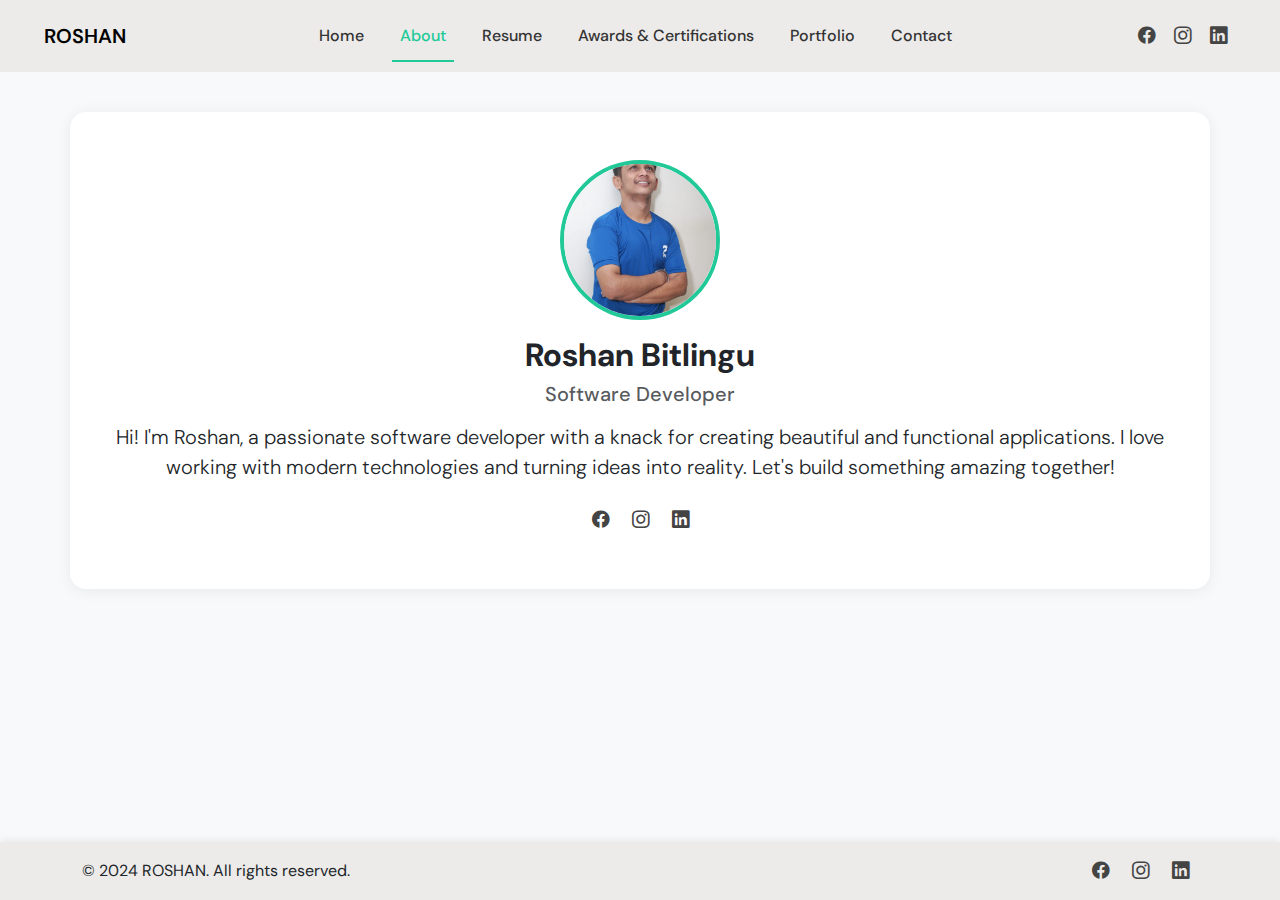
<file: about.html>
<!DOCTYPE html>
<html lang="en">
<head>
  <meta charset="UTF-8">
  <title>About - ROSHAN</title>
  <meta name="viewport" content="width=device-width, initial-scale=1">
  <link href="https://cdn.jsdelivr.net/npm/bootstrap@5.3.2/dist/css/bootstrap.min.css" rel="stylesheet">
  <link href="https://cdn.jsdelivr.net/npm/bootstrap-icons@1.10.5/font/bootstrap-icons.css" rel="stylesheet">
  <link href="https://fonts.googleapis.com/css2?family=DM+Sans&display=swap" rel="stylesheet">
  <style>
    html, body {
      min-height: 100vh;
    }
    body {
      display: flex;
      flex-direction: column;
      min-height: 100vh;
      padding-top: 80px;
    }
    .main-content { flex: 1 0 auto; }
    .footer {
      background-color: #ecebe9 !important;
      flex-shrink: 0;
      width: 100%;
      margin-top: auto;
      box-shadow: 0 -2px 8px #0001;
    }
    body { font-family: 'DM Sans', sans-serif; background: #f8f9fa; }
    .about-section { background: #fff; border-radius: 16px; box-shadow: 0 2px 16px #0001; padding: 3rem 2rem; margin-top: 2rem; }
    .profile-img { width: 160px; height: 160px; object-fit: cover; border-radius: 50%; border: 4px solid #20c997; margin-bottom: 1rem; }
    .social-icons a { color: #444; margin: 0 8px; font-size: 1.3rem; }
    .social-icons a:hover { color: #20c997; }
    .navbar {
      background-color: #ecebe9;
      padding: 1rem 2rem;
      z-index: 10;
    }

    .navbar-nav .nav-link {
      position: relative;
      color: #333;
      font-weight: 500;
      margin: 0 10px;
    }

    .navbar-nav .nav-link:hover,
    .navbar-nav .nav-link.active {
      color: #20c997;
    }

    .navbar-nav .nav-link.active::after {
      content: '';
      position: absolute;
      bottom: -6px;
      left: 0;
      width: 100%;
      height: 2px;
      background-color: #20c997;
    }

    .social-icons a {
      color: #444;
      margin-left: 10px;
      font-size: 1.1rem;
    }

    .social-icons a:hover {
      color: #20c997;
    }
  </style>
</head>
<body>
  <nav class="navbar navbar-expand-lg w-100 fixed-top">
    <div class="container-fluid">
      <a class="navbar-brand fw-semibold" href="index.html">ROSHAN</a>
      <button class="navbar-toggler" type="button" data-bs-toggle="collapse" data-bs-target="#navbarContent">
        <span class="navbar-toggler-icon"></span>
      </button>
      <div class="collapse navbar-collapse justify-content-center" id="navbarContent">
        <ul class="navbar-nav mb-2 mb-lg-0">
          <li class="nav-item"><a class="nav-link" href="index.html">Home</a></li>
          <li class="nav-item"><a class="nav-link active" href="about.html">About</a></li>
          <li class="nav-item"><a class="nav-link" href="resume.html">Resume</a></li>
          <li class="nav-item"><a class="nav-link" href="services.html">Awards & Certifications</a></li>
          <li class="nav-item"><a class="nav-link" href="portfolio.html">Portfolio</a></li>
          <li class="nav-item"><a class="nav-link" href="contact.html">Contact</a></li>
        </ul>
      </div>
      <div class="d-none d-lg-flex social-icons">
        <a href="#"><i class="bi bi-facebook"></i></a>
        <a href="#"><i class="bi bi-instagram"></i></a>
        <a href="https://linkedin.com/in/roshanbitlingu"><i class="bi bi-linkedin"></i></a>
      </div>
    </div>
  </nav>
  <div class="main-content">
    <div class="container about-section text-center">
      <img src="static/imgs/roshan.jpeg" alt="Roshan" class="profile-img mb-3">
      <h2 class="fw-bold mb-2">Roshan Bitlingu</h2>
      <h5 class="text-muted mb-3">Software Developer</h5>
      <p class="lead mb-4">Hi! I'm Roshan, a passionate software developer with a knack for creating beautiful and functional applications. I love working with modern technologies and turning ideas into reality. Let's build something amazing together!</p>
      <div class="social-icons mb-2">
        <a href="#"><i class="bi bi-facebook"></i></a>
        <a href="#"><i class="bi bi-instagram"></i></a>
        <a href="#"><i class="bi bi-linkedin"></i></a>
      </div>
    </div>
  </div>
  <footer class="footer bg-light text-center py-3">
    <div class="container d-flex flex-column flex-md-row justify-content-between align-items-center">
      <span class="mb-2 mb-md-0">&copy; 2024 ROSHAN. All rights reserved.</span>
      <div class="social-icons">
        <a href="#"><i class="bi bi-facebook"></i></a>
        <a href="#"><i class="bi bi-instagram"></i></a>
        <a href="https://linkedin.com/in/roshanbitlingu"><i class="bi bi-linkedin"></i></a>
      </div>
    </div>
  </footer>
  <script src="https://cdn.jsdelivr.net/npm/bootstrap@5.3.2/dist/js/bootstrap.bundle.min.js"></script>
</body>
</html>
</file>
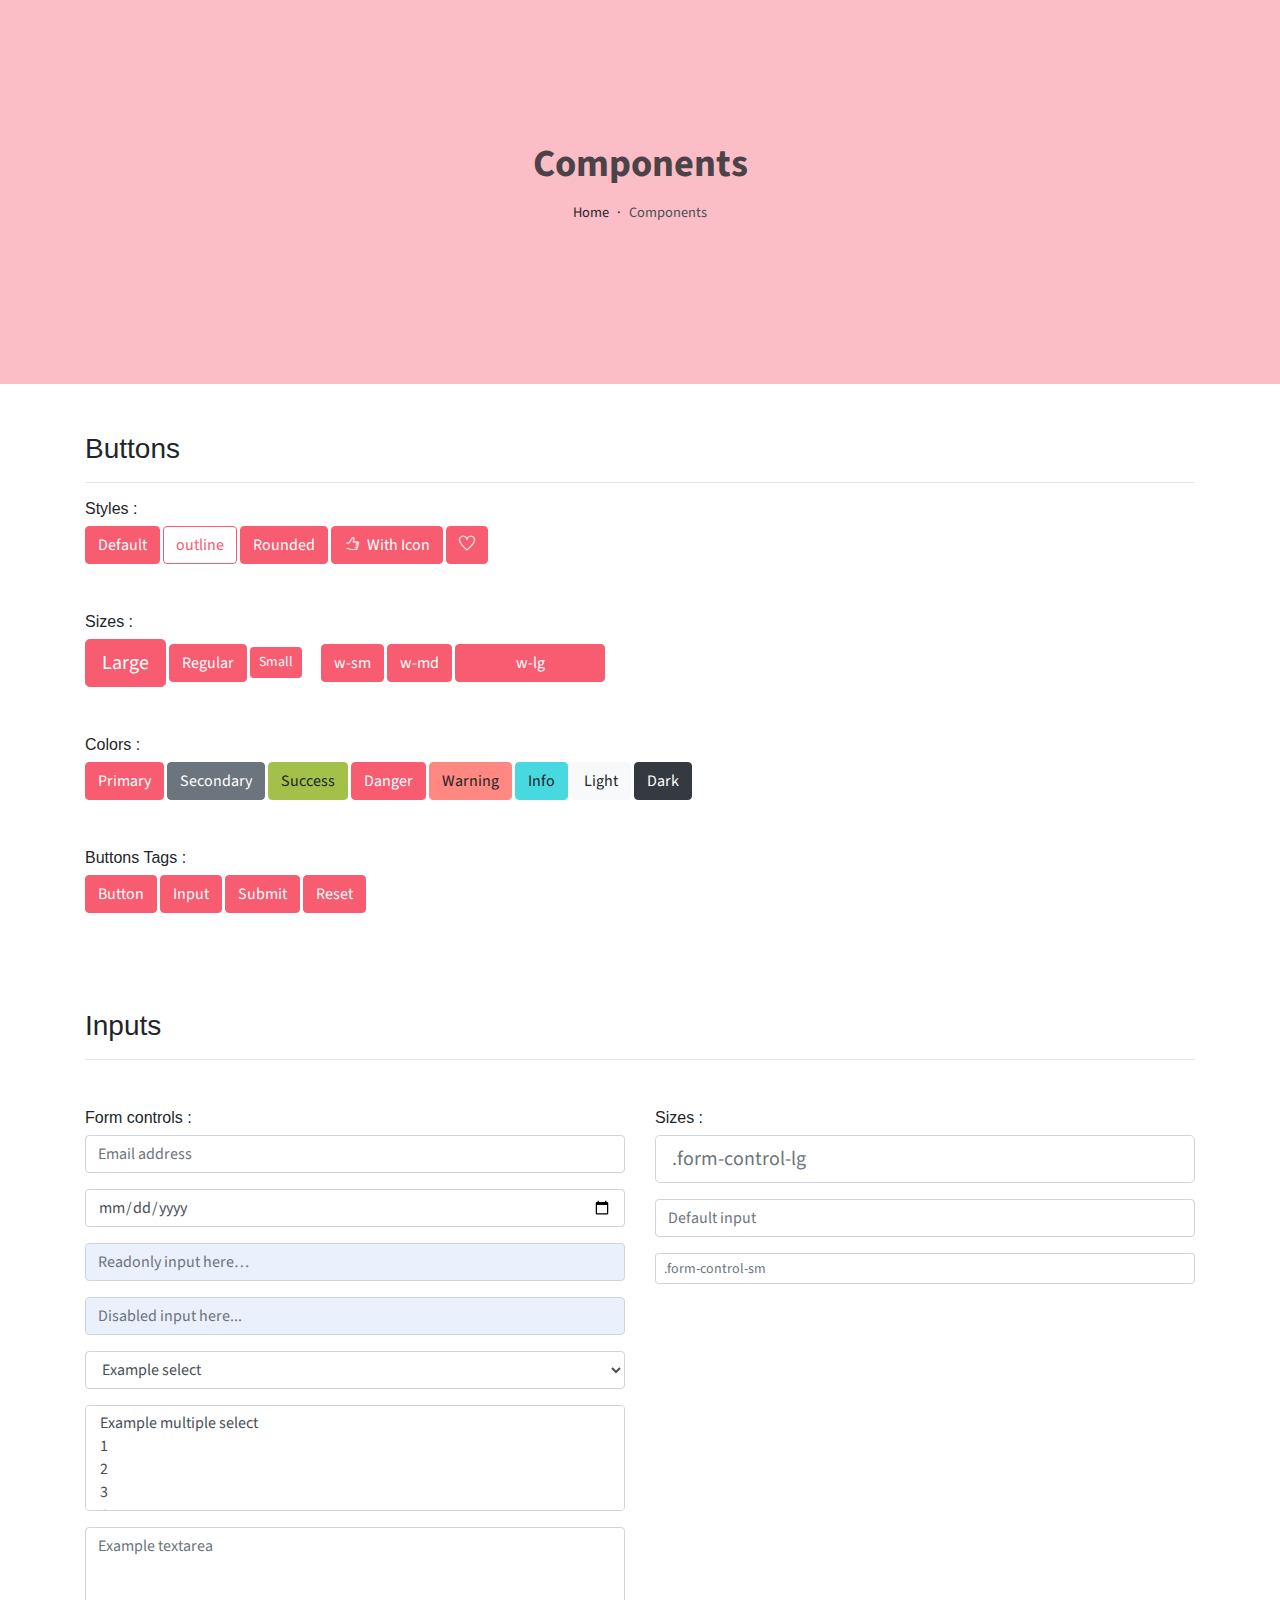
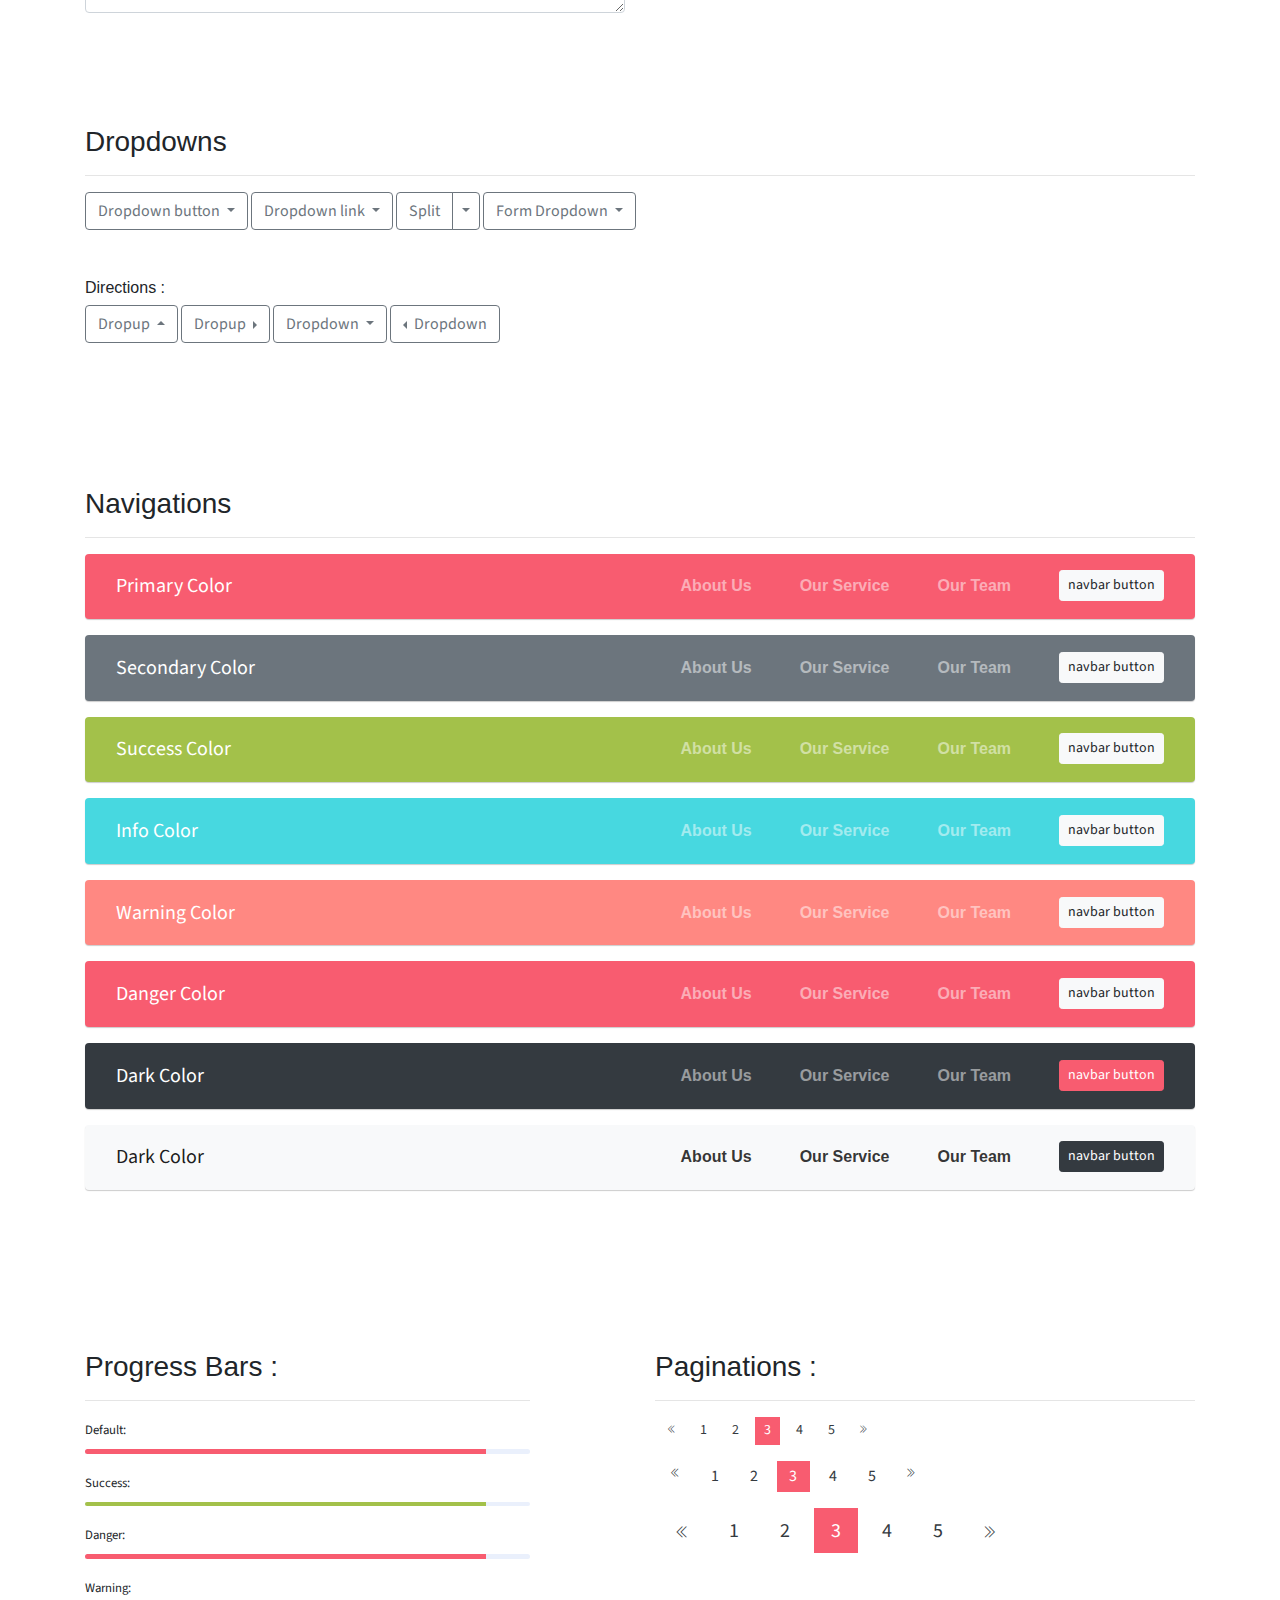
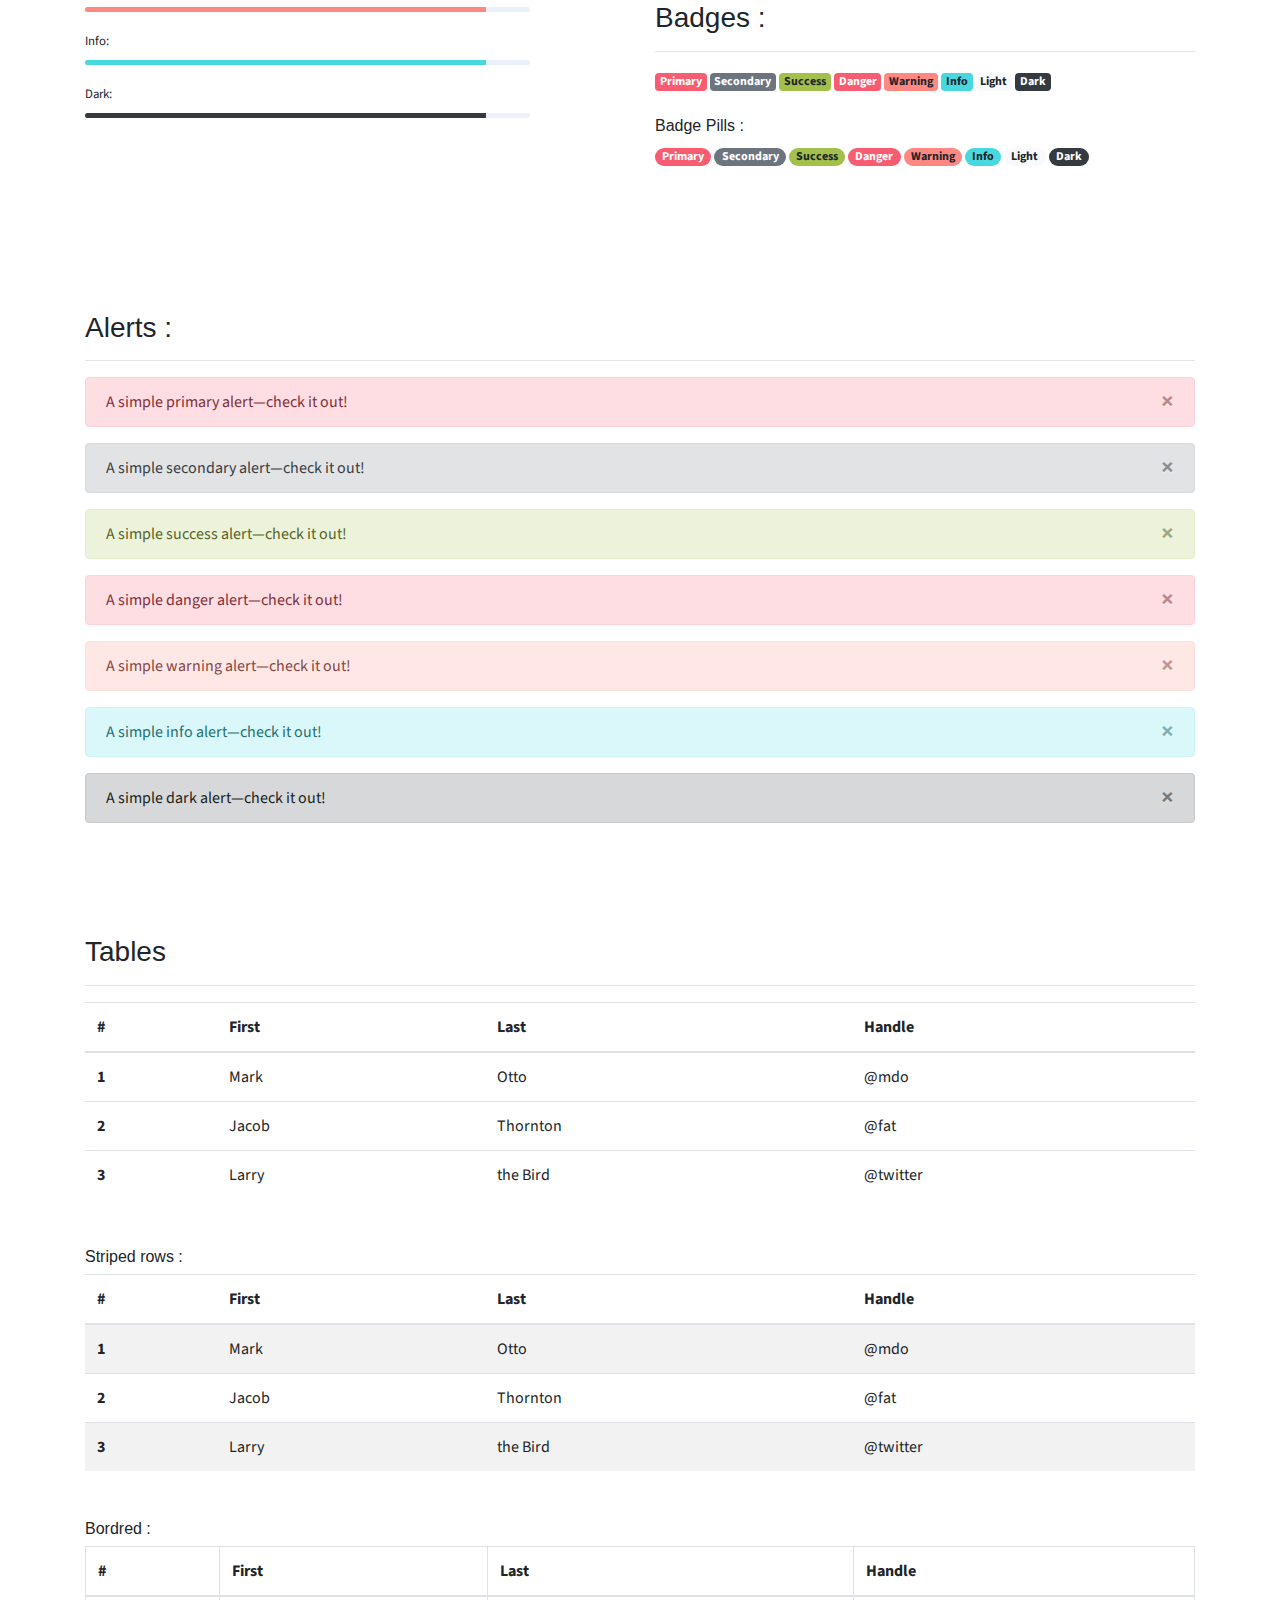
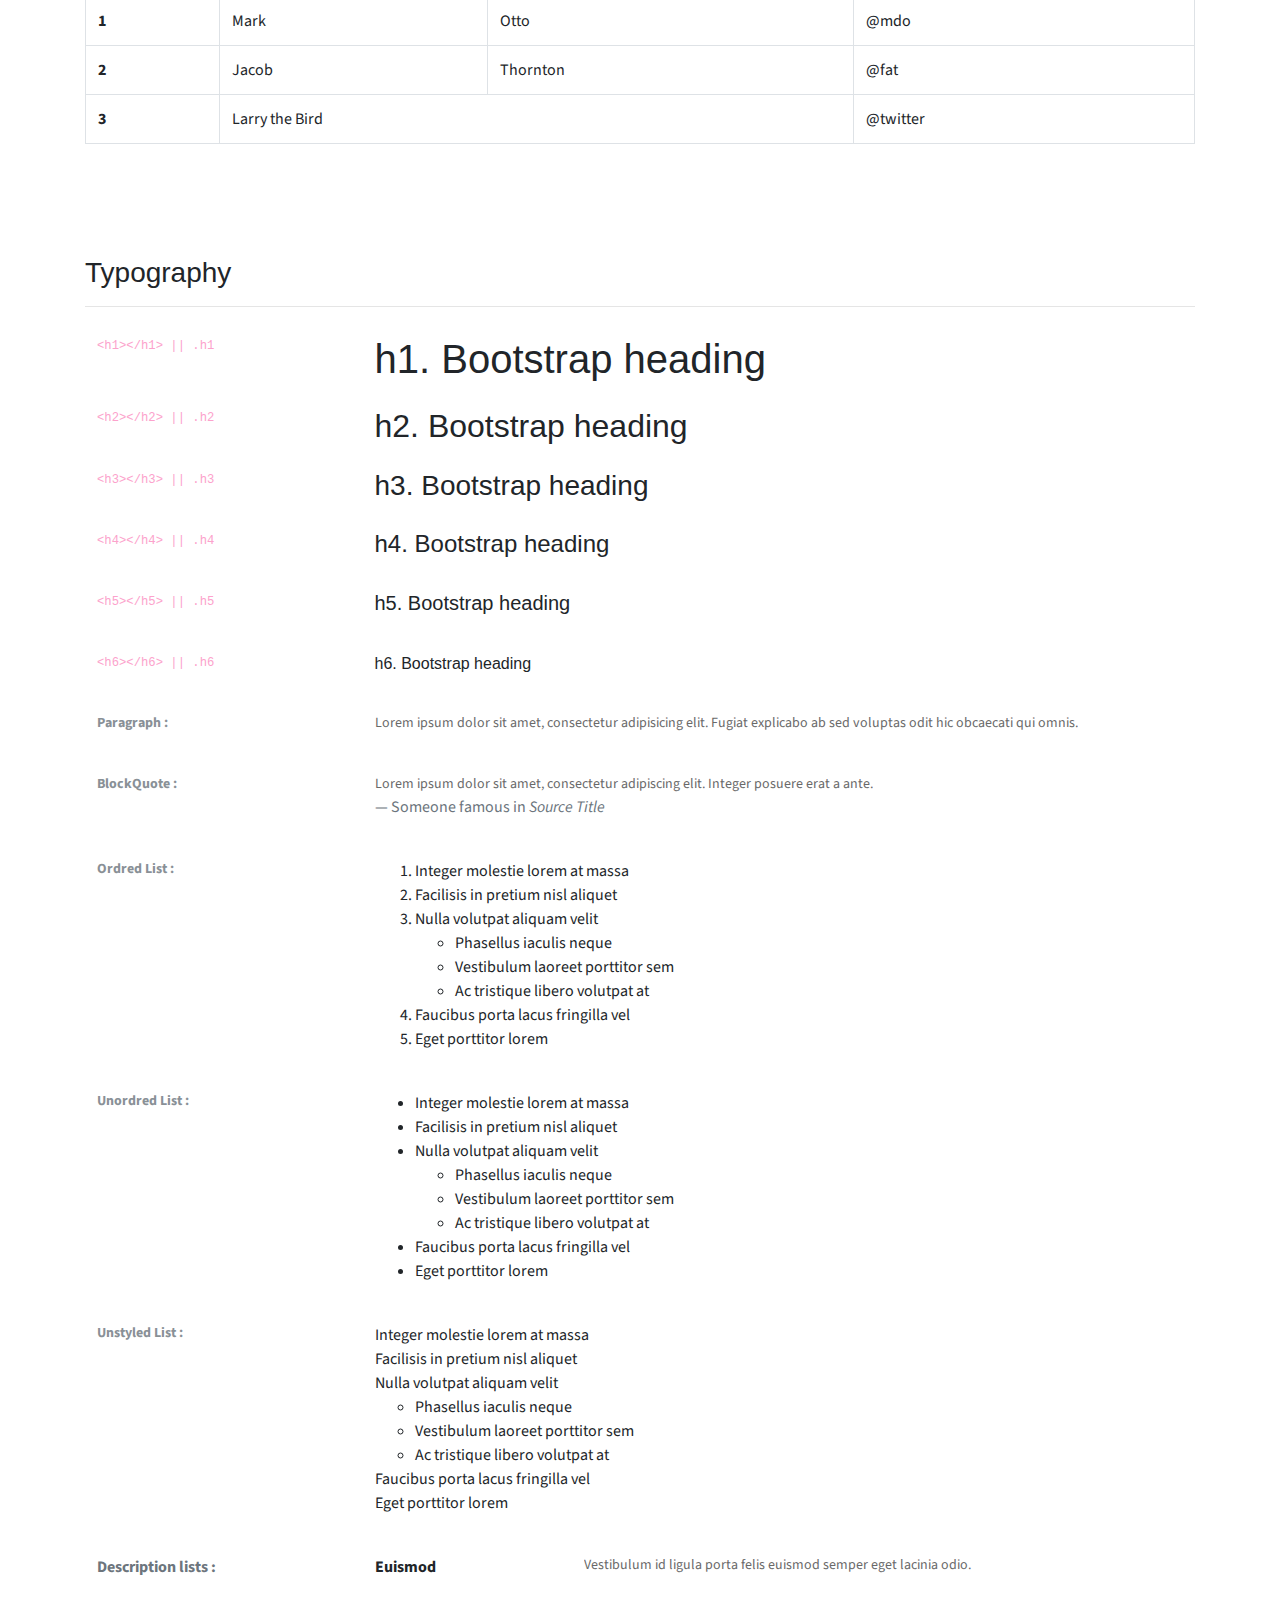
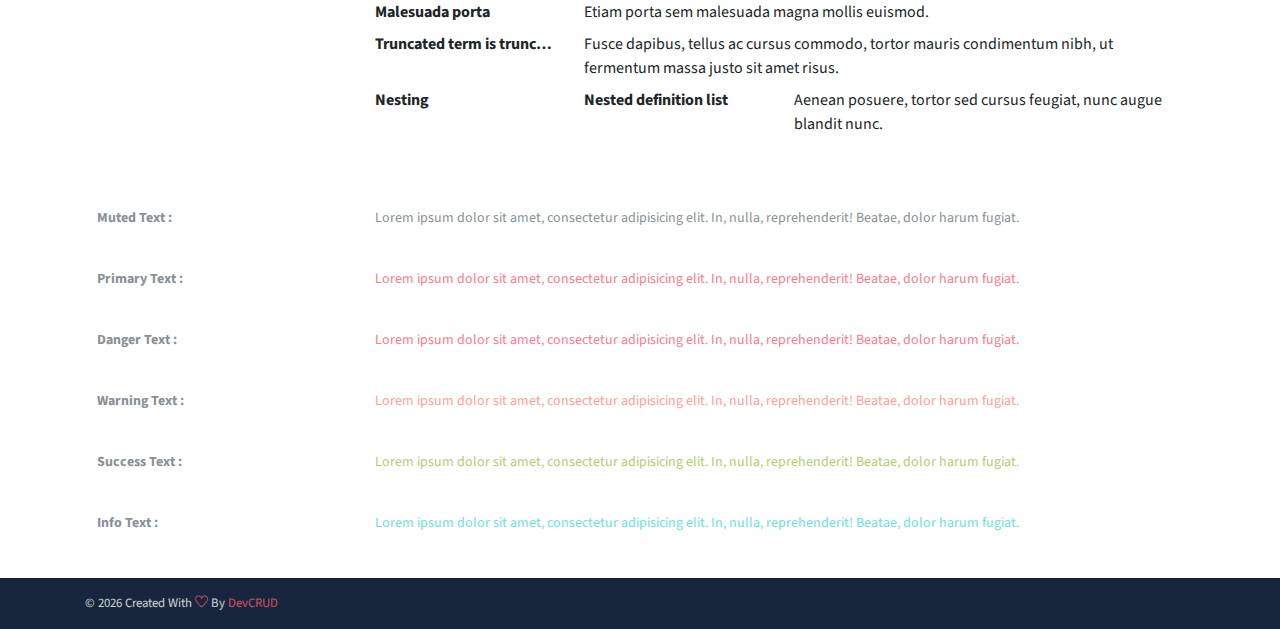
<file: components.html>
<!DOCTYPE html>
<html lang="en">
<head>
   <meta charset="utf-8">
   <meta name="viewport" content="width=device-width, initial-scale=1, shrink-to-fit=no">
   <meta name="description" content="Start your development with JohnDoe landing page.">
   <meta name="author" content="Devcrud">
   <title>JohnDoe Landing page | Components</title>
   <link rel="icon" href="assets/imgs/favicon.png" type="image/png">
   <!-- font icons -->
   <link rel="stylesheet" href="assets/vendors/themify-icons/css/themify-icons.css">
   <!-- Bootstrap + Steller  -->
   <link rel="stylesheet" href="assets/css/johndoe.css">
</head>
<body>

   <!-- Page Header -->
   <header class="header header-mini"> 
      <div class="header-title">Components</div> 
      <nav aria-label="breadcrumb">
         <ol class="breadcrumb">
            <li class="breadcrumb-item"><a href="/">Home</a></li>
            <li class="breadcrumb-item active" aria-current="page">Components</li>
         </ol>
      </nav>
   </header> <!-- End Of Page Header -->

   <!-- main content -->
   <div class="container">

      <!-- Buttons -->
      <h3 class="mt-5">Buttons</h3>
      <hr>
      <h6 class="section-secondary-title">Styles :</h6>
      <button class="btn btn-primary">Default</button>
      <button class="btn btn-outline-primary">outline</button>
      <button class="btn btn-primary rounded">Rounded</button>
      <button class="btn btn-primary rounded"><i class="ti-thumb-up pr-1"></i> With Icon</button>
      <button class="btn btn-primary circle"><i class="ti-heart"></i></button>

      <h6 class="section-secondary-title mt-5">Sizes :</h6>
      <button class="btn btn-primary btn-lg">Large</button>
      <button class="btn btn-primary ">Regular</button>
      <button class="btn btn-primary btn-sm">Small</button>
      <button class="btn btn-primary w-sm ml-3">w-sm</button>
      <button class="btn btn-primary w-md">w-md</button>
      <button class="btn btn-primary w-lg">w-lg</button>

      <h6 class="section-secondary-title mt-5">Colors :</h6>          
      <button type="button" class="btn btn-primary">Primary</button>
      <button type="button" class="btn btn-secondary">Secondary</button>
      <button type="button" class="btn btn-success">Success</button>
      <button type="button" class="btn btn-danger">Danger</button>
      <button type="button" class="btn btn-warning">Warning</button>
      <button type="button" class="btn btn-info">Info</button>
      <button type="button" class="btn btn-light">Light</button>
      <button type="button" class="btn btn-dark">Dark</button>

      <h6 class="section-secondary-title mt-5">Buttons Tags :</h6>
      <button class="btn btn-primary" type="submit">Button</button>
      <input class="btn btn-primary" type="button" value="Input">
      <input class="btn btn-primary" type="submit" value="Submit">
      <input class="btn btn-primary" type="reset" value="Reset">
      
      <!-- devider -->
      <div class="py-5"></div>

      <!-- Inputs -->
      <h3>Inputs</h3>
      <hr>
      <div class="row mt-5">
         <div class="col-md-6">
            <h6 class="section-secondary-title">Form controls :</h6>        
            <div class="form-group">
               <input type="email" class="form-control" id="exampleFormControlInput1" placeholder="Email address">
            </div>
            <div class="form-group">
               <input type="date" class="form-control" id="exampleFormControlInput1" placeholder="Date">
            </div>
            <div class="form-group">
               <input class="form-control" type="text" placeholder="Readonly input here…" readonly>
            </div>
            <div class="form-group">
               <input class="form-control" id="disabledInput" type="text" placeholder="Disabled input here..." disabled>
            </div>
            <div class="form-group">
               <select class="form-control" id="exampleFormControlSelect1">
                  <option>Example select</option>
                  <option>1</option>
                  <option>2</option>
                  <option>3</option>
                  <option>4</option>
                  <option>5</option>
               </select>
            </div>
            <div class="form-group">
               <select multiple class="form-control" id="exampleFormControlSelect2">
                  <option>Example multiple select</option>
                  <option>1</option>
                  <option>2</option>
                  <option>3</option>
                  <option>4</option>
                  <option>5</option>
               </select>
            </div>
            <div class="form-group">
               <textarea class="form-control" id="exampleFormControlTextarea1" rows="3" placeholder="Example textarea"></textarea>
            </div>
         </div>
         <div class="col-md-6">
            <h6 class="section-secondary-title">Sizes :</h6>    
            <div class="form-group">
               <input class="form-control form-control-lg" type="text" placeholder=".form-control-lg">             
            </div>
            <div class="form-group">
               <input class="form-control" type="text" placeholder="Default input">
            </div>
            <div class="form-group">
               <input class="form-control form-control-sm" type="text" placeholder=".form-control-sm"> 
            </div>
         </div>
      </div> <!-- end of inputs -->   

      <!-- devider -->
      <div class="py-5"></div>             

      <!-- Dropdowns -->
      <h3 class="components-section-title font-weight-normal">Dropdowns</h3>
      <hr>
      <div class="dropdown d-inline-block">
         <button class="btn btn-outline-secondary dropdown-toggle" type="button" id="dropdownMenuButton" data-toggle="dropdown" aria-haspopup="true" aria-expanded="false">
         Dropdown button
         </button>
         <div class="dropdown-menu" aria-labelledby="dropdownMenuButton">
         <a class="dropdown-item" href="#">Action</a>
         <a class="dropdown-item" href="#">Another action</a>
         <a class="dropdown-item" href="#">Something else here</a>
         </div>
      </div>
      <div class="dropdown d-inline-block">
         <a class="btn btn-outline-secondary dropdown-toggle" href="#" role="button" id="dropdownMenuLink" data-toggle="dropdown" aria-haspopup="true" aria-expanded="false">
            Dropdown link
         </a>
         <div class="dropdown-menu" aria-labelledby="dropdownMenuLink">
            <a class="dropdown-item" href="#">Action</a>
            <a class="dropdown-item" href="#">Another action</a>
            <a class="dropdown-item" href="#">Something else here</a>
         </div>
      </div>
      <div class="btn-group">
         <button type="button" class="btn btn-outline-secondary">Split</button>
         <button type="button" class="btn btn-outline-secondary dropdown-toggle dropdown-toggle-split" data-toggle="dropdown" aria-haspopup="true" aria-expanded="false">
         <span class="sr-only">Toggle Dropdown</span>
         </button>
         <div class="dropdown-menu">
            <a class="dropdown-item" href="#">Action</a>
            <a class="dropdown-item" href="#">Another action</a>
            <a class="dropdown-item" href="#">Something else here</a>
            <div class="dropdown-divider"></div>
            <a class="dropdown-item" href="#">Separated link</a>
         </div>
      </div>
      <div class="btn-group">
         <button class="btn btn-outline-secondary dropdown-toggle" type="button" id="dropdownMenuButton" data-toggle="dropdown" aria-haspopup="true" aria-expanded="false">
            Form Dropdown
         </button>
         <div class="dropdown-menu form">
            <form class="px-4 py-3">
               <div class="form-group">
                  <input type="email" class="form-control" id="exampleDropdownFormEmail1" placeholder="email@example.com">
               </div>
               <div class="form-group">
                  <input type="password" class="form-control" id="exampleDropdownFormPassword1" placeholder="Password">
               </div>
               <div class="form-check mb-3">
                  <input type="checkbox" class="form-check-input" id="dropdownCheck">
                  <label class="form-check-label" for="dropdownCheck">
                     Remember me
                  </label>
               </div>
               <button type="submit" class="btn btn-primary btn-block">Sign in</button>
            </form>
            <div class="dropdown-divider"></div>
            <a class="dropdown-item" href="#"><small>New around here? Sign up</small></a>
            <a class="dropdown-item" href="#"><small>Forgot password?</small></a>
         </div>
      </div>       
      <h6 class="section-secondary-title mt-5">Directions :</h6>  
      <div class="btn-group dropup">
         <button type="button" class="btn btn-outline-secondary dropdown-toggle" data-toggle="dropdown" aria-haspopup="true" aria-expanded="false">
            Dropup
         </button>
         <div class="dropdown-menu">
            <a class="dropdown-item" href="#">Action</a>
            <a class="dropdown-item" href="#">Another action</a>
            <a class="dropdown-item" href="#">Something else here</a>
            <div class="dropdown-divider"></div>
            <a class="dropdown-item" href="#">Separated link</a>
         </div>
      </div>
      <div class="btn-group dropright">
         <button type="button" class="btn btn-outline-secondary dropdown-toggle" data-toggle="dropdown" aria-haspopup="true" aria-expanded="false">
            Dropup
         </button>
         <div class="dropdown-menu">
            <a class="dropdown-item" href="#">Action</a>
            <a class="dropdown-item" href="#">Another action</a>
            <a class="dropdown-item" href="#">Something else here</a>
            <div class="dropdown-divider"></div>
            <a class="dropdown-item" href="#">Separated link</a>
         </div>
      </div>
      <div class="btn-group">
         <button type="button" class="btn btn-outline-secondary dropdown-toggle" data-toggle="dropdown" aria-haspopup="true" aria-expanded="false">
            Dropdown
         </button>
         <div class="dropdown-menu">
            <a class="dropdown-item" href="#">Action</a>
            <a class="dropdown-item" href="#">Another action</a>
            <a class="dropdown-item" href="#">Something else here</a>
            <div class="dropdown-divider"></div>
            <a class="dropdown-item" href="#">Separated link</a>
         </div>
      </div>
      <div class="btn-group dropleft">
         <button type="button" class="btn btn-outline-secondary dropdown-toggle" data-toggle="dropdown" aria-haspopup="true" aria-expanded="false">
            Dropdown
         </button>
         <div class="dropdown-menu">
            <a class="dropdown-item" href="#">Action</a>
            <a class="dropdown-item" href="#">Another action</a>
            <a class="dropdown-item" href="#">Something else here</a>
            <div class="dropdown-divider"></div>
            <a class="dropdown-item" href="#">Separated link</a>
         </div>
      </div> <!-- end of Dropdowns -->  

      <!-- devider -->
      <div class="py-5"></div>   

      <!-- navbars -->
      <h3 class="components-section-title font-weight-normal mt-5">Navigations</h3>
      <hr>
      <nav class="navbar navbar-expand-sm navbar-dark bg-primary rounded shadow mb-3">
         <div class="container">
            <a class="navbar-brand" href="#">Primary Color</a>
            <button class="navbar-toggler ml-auto" type="button" data-toggle="collapse" data-target="#navbarSupportedContent" aria-controls="navbarSupportedContent" aria-expanded="false" aria-label="Toggle navigation">
            <span class="navbar-toggler-icon"></span>
            </button>
            <div class="collapse navbar-collapse" id="navbarSupportedContent">
               <ul class="navbar-nav ml-auto"> 
                  <li class="nav-item">
                     <a class="nav-link" href="#about">About Us</a>
                  </li>
                  <li class="nav-item">
                     <a class="nav-link" href="#service">Our Service</a>
                  </li>
                  <li class="nav-item">
                     <a class="nav-link" href="#team">Our Team</a>
                  </li>
                  <li class="nav-item">
                     <a href="#book-table" class="ml-4 mt-1 btn btn-light btn-sm">navbar button</a>
                  </li>
               </ul>                       
            </div>
         </div>
      </nav>
      <nav class="navbar navbar-expand-sm navbar-dark bg-secondary rounded shadow mb-3">
         <div class="container">
            <a class="navbar-brand" href="#">Secondary Color</a>
            <button class="navbar-toggler ml-auto" type="button" data-toggle="collapse" data-target="#navbarSupportedContent" aria-controls="navbarSupportedContent" aria-expanded="false" aria-label="Toggle navigation">
            <span class="navbar-toggler-icon"></span>
            </button>
            <div class="collapse navbar-collapse" id="navbarSupportedContent">
               <ul class="navbar-nav ml-auto"> 
                  <li class="nav-item">
                     <a class="nav-link" href="#about">About Us</a>
                  </li>
                  <li class="nav-item">
                     <a class="nav-link" href="#service">Our Service</a>
                  </li>
                  <li class="nav-item">
                     <a class="nav-link" href="#team">Our Team</a>
                  </li>
                  <li class="nav-item">
                     <a href="#book-table" class="ml-4 mt-1 btn btn-light btn-sm">navbar button</a>
                  </li>
               </ul>                       
            </div>
         </div>
      </nav>
      <nav class="navbar navbar-expand-sm navbar-dark bg-success rounded shadow mb-3">
         <div class="container">
            <a class="navbar-brand" href="#">Success Color</a>
            <button class="navbar-toggler ml-auto" type="button" data-toggle="collapse" data-target="#navbarSupportedContent" aria-controls="navbarSupportedContent" aria-expanded="false" aria-label="Toggle navigation">
            <span class="navbar-toggler-icon"></span>
            </button>
            <div class="collapse navbar-collapse" id="navbarSupportedContent">
               <ul class="navbar-nav ml-auto"> 
                  <li class="nav-item">
                     <a class="nav-link" href="#about">About Us</a>
                  </li>
                  <li class="nav-item">
                     <a class="nav-link" href="#service">Our Service</a>
                  </li>
                  <li class="nav-item">
                     <a class="nav-link" href="#team">Our Team</a>
                  </li>
                  <li class="nav-item">
                     <a href="#book-table" class="ml-4 mt-1 btn btn-light btn-sm">navbar button</a>
                  </li>
               </ul>                       
            </div>
         </div>
      </nav>
      <nav class="navbar navbar-expand-sm navbar-dark bg-info rounded shadow mb-3">
         <div class="container">
            <a class="navbar-brand" href="#">Info Color</a>
            <button class="navbar-toggler ml-auto" type="button" data-toggle="collapse" data-target="#navbarSupportedContent" aria-controls="navbarSupportedContent" aria-expanded="false" aria-label="Toggle navigation">
            <span class="navbar-toggler-icon"></span>
            </button>
            <div class="collapse navbar-collapse" id="navbarSupportedContent">
               <ul class="navbar-nav ml-auto"> 
                  <li class="nav-item">
                     <a class="nav-link" href="#about">About Us</a>
                  </li>
                  <li class="nav-item">
                     <a class="nav-link" href="#service">Our Service</a>
                  </li>
                  <li class="nav-item">
                     <a class="nav-link" href="#team">Our Team</a>
                  </li>
                  <li class="nav-item">
                     <a href="#book-table" class="ml-4 mt-1 btn btn-light btn-sm">navbar button</a>
                  </li>
               </ul>                       
            </div>
         </div>
      </nav>
      <nav class="navbar navbar-expand-sm navbar-dark bg-warning rounded shadow mb-3">
         <div class="container">
            <a class="navbar-brand" href="#">Warning Color</a>
            <button class="navbar-toggler ml-auto" type="button" data-toggle="collapse" data-target="#navbarSupportedContent" aria-controls="navbarSupportedContent" aria-expanded="false" aria-label="Toggle navigation">
            <span class="navbar-toggler-icon"></span>
            </button>
            <div class="collapse navbar-collapse" id="navbarSupportedContent">
               <ul class="navbar-nav ml-auto"> 
                  <li class="nav-item">
                     <a class="nav-link" href="#about">About Us</a>
                  </li>
                  <li class="nav-item">
                     <a class="nav-link" href="#service">Our Service</a>
                  </li>
                  <li class="nav-item">
                     <a class="nav-link" href="#team">Our Team</a>
                  </li>
                  <li class="nav-item">
                     <a href="#book-table" class="ml-4 mt-1 btn btn-light btn-sm">navbar button</a>
                  </li>
               </ul>                       
            </div>
         </div>
      </nav>
      <nav class="navbar navbar-expand-sm navbar-dark bg-danger rounded shadow mb-3">
         <div class="container">
            <a class="navbar-brand" href="#">Danger Color</a>
            <button class="navbar-toggler ml-auto" type="button" data-toggle="collapse" data-target="#navbarSupportedContent" aria-controls="navbarSupportedContent" aria-expanded="false" aria-label="Toggle navigation">
            <span class="navbar-toggler-icon"></span>
            </button>
            <div class="collapse navbar-collapse" id="navbarSupportedContent">
               <ul class="navbar-nav ml-auto"> 
                  <li class="nav-item">
                     <a class="nav-link" href="#about">About Us</a>
                  </li>
                  <li class="nav-item">
                     <a class="nav-link" href="#service">Our Service</a>
                  </li>
                  <li class="nav-item">
                     <a class="nav-link" href="#team">Our Team</a>
                  </li>
                  <li class="nav-item">
                     <a href="#book-table" class="ml-4 mt-1 btn btn-light btn-sm">navbar button</a>
                  </li>
               </ul>                       
            </div>
         </div>
      </nav>
      <nav class="navbar navbar-expand-sm navbar-dark bg-dark rounded shadow mb-3">
         <div class="container">
            <a class="navbar-brand" href="#">Dark Color</a>
            <button class="navbar-toggler ml-auto" type="button" data-toggle="collapse" data-target="#navbarSupportedContent" aria-controls="navbarSupportedContent" aria-expanded="false" aria-label="Toggle navigation">
            <span class="navbar-toggler-icon"></span>
            </button>
            <div class="collapse navbar-collapse" id="navbarSupportedContent">
               <ul class="navbar-nav ml-auto"> 
                  <li class="nav-item">
                     <a class="nav-link" href="#about">About Us</a>
                  </li>
                  <li class="nav-item">
                     <a class="nav-link" href="#service">Our Service</a>
                  </li>
                  <li class="nav-item">
                     <a class="nav-link" href="#team">Our Team</a>
                  </li>
                  <li class="nav-item">
                     <a href="#book-table" class="ml-4 mt-1 btn btn-primary btn-sm">navbar button</a>
                  </li>
               </ul>                       
            </div>
         </div>
      </nav>
      <nav class="navbar navbar-expand-sm navbar-light bg-light rounded shadow mb-3">
         <div class="container">
            <a class="navbar-brand" href="#">Dark Color</a>
            <button class="navbar-toggler ml-auto" type="button" data-toggle="collapse" data-target="#navbarSupportedContent" aria-controls="navbarSupportedContent" aria-expanded="false" aria-label="Toggle navigation">
            <span class="navbar-toggler-icon"></span>
            </button>
            <div class="collapse navbar-collapse" id="navbarSupportedContent">
               <ul class="navbar-nav ml-auto"> 
                  <li class="nav-item">
                     <a class="nav-link" href="#about">About Us</a>
                  </li>
                  <li class="nav-item">
                     <a class="nav-link" href="#service">Our Service</a>
                  </li>
                  <li class="nav-item">
                     <a class="nav-link" href="#team">Our Team</a>
                  </li>
                  <li class="nav-item">
                     <a href="#book-table" class="ml-4 mt-1 btn btn-dark btn-sm">navbar button</a>
                  </li>
               </ul>                       
            </div>
         </div>
      </nav>
      <!-- End of navbars -->

      <!-- devider -->
      <div class="py-5"></div>   
      
      <!-- progress bars -->
      <div class="row justify-content-between">
         <div class="col-md-5">
            <h3 class="components-section-title font-weight-normal mt-5">Progress Bars :</h3>
            <hr>
            <small>Default: </small>
            <div class="progress mt-2 mb-3">
               <div class="progress-bar" role="progressbar" style="width: 90%" aria-valuenow="25" aria-valuemin="0" aria-valuemax="100"></div>
            </div>
            <small>Success:</small>
            <div class="progress mt-2 mb-3">
               <div class="progress-bar bg-success" role="progressbar" style="width: 90%" aria-valuenow="25" aria-valuemin="0" aria-valuemax="100"></div>
            </div>
            <small>Danger:</small>
            <div class="progress mt-2 mb-3">
               <div class="progress-bar bg-danger" role="progressbar" style="width: 90%" aria-valuenow="25" aria-valuemin="0" aria-valuemax="100"></div>
            </div>
            <small>Warning:</small>
            <div class="progress mt-2 mb-3">
               <div class="progress-bar bg-warning" role="progressbar" style="width: 90%" aria-valuenow="25" aria-valuemin="0" aria-valuemax="100"></div>
            </div>
            <small>Info:</small>
            <div class="progress mt-2 mb-3">
               <div class="progress-bar bg-info" role="progressbar" style="width: 90%" aria-valuenow="25" aria-valuemin="0" aria-valuemax="100"></div>
            </div>
            <small>Dark:</small>
            <div class="progress mt-2 mb-3">
               <div class="progress-bar bg-dark" role="progressbar" style="width: 90%" aria-valuenow="25" aria-valuemin="0" aria-valuemax="100"></div>
            </div>
         </div>
         <div class="col-md-6">
            <h3 class="components-section-title font-weight-normal mt-5">Paginations :</h3>
            <hr>
            <nav aria-label="Page navigation example">
               <ul class="pagination pagination-sm">
                  <li class="page-item"><a class="page-link" href="#"><i class="ti-angle-double-left"></i></a></li>
                  <li class="page-item"><a class="page-link" href="#">1</a></li>
                  <li class="page-item"><a class="page-link" href="#">2</a></li>
                  <li class="page-item active"><a class="page-link" href="#">3</a></li>
                  <li class="page-item"><a class="page-link" href="#">4</a></li>
                  <li class="page-item"><a class="page-link" href="#">5</a></li>
                  <li class="page-item"><a class="page-link" href="#"><i class="ti-angle-double-right"></i></a></li>
               </ul>
            </nav>
            <nav aria-label="Page navigation example">
               <ul class="pagination">
               <li class="page-item"><a class="page-link" href="#"><i class="ti-angle-double-left"></i></a></li>
                  <li class="page-item"><a class="page-link" href="#">1</a></li>
                  <li class="page-item"><a class="page-link" href="#">2</a></li>
                  <li class="page-item active"><a class="page-link" href="#">3</a></li>
                  <li class="page-item"><a class="page-link" href="#">4</a></li>
                  <li class="page-item"><a class="page-link" href="#">5</a></li>
                  <li class="page-item"><a class="page-link" href="#"><i class="ti-angle-double-right"></i></a></li>
               </ul>
            </nav>
            <nav aria-label="Page navigation example">
               <ul class="pagination pagination-lg">
                  <li class="page-item"><a class="page-link" href="#"><i class="ti-angle-double-left"></i></a></li>
                  <li class="page-item"><a class="page-link" href="#">1</a></li>
                  <li class="page-item"><a class="page-link" href="#">2</a></li>
                  <li class="page-item active"><a class="page-link" href="#">3</a></li>
                  <li class="page-item"><a class="page-link" href="#">4</a></li>
                  <li class="page-item"><a class="page-link" href="#">5</a></li>
                  <li class="page-item"><a class="page-link" href="#"><i class="ti-angle-double-right"></i></a></li>
               </ul>
            </nav>

            <!-- Badges -->
            <h3 class="components-section-title font-weight-normal mt-5">Badges :</h3>
            <hr>
            <span class="badge badge-primary">Primary</span>
            <span class="badge badge-secondary">Secondary</span>
            <span class="badge badge-success">Success</span>
            <span class="badge badge-danger">Danger</span>
            <span class="badge badge-warning">Warning</span>
            <span class="badge badge-info">Info</span>
            <span class="badge badge-light">Light</span>
            <span class="badge badge-dark">Dark</span>
            <h6 class="section-secondary-title mt-4 mb-2">Badge Pills :</h6>
            <span class="badge badge-pill badge-primary">Primary</span>
            <span class="badge badge-pill badge-secondary">Secondary</span>
            <span class="badge badge-pill badge-success">Success</span>
            <span class="badge badge-pill badge-danger">Danger</span>
            <span class="badge badge-pill badge-warning">Warning</span>
            <span class="badge badge-pill badge-info">Info</span>
            <span class="badge badge-pill badge-light">Light</span>
            <span class="badge badge-pill badge-dark">Dark</span>
         </div>
      </div> <!-- End of Progress bars -->

      <!-- devider -->
      <div class="py-5"></div>  

      <!-- Alerts -->
      <h3 class="components-section-title font-weight-normal mt-5">Alerts :</h3>
      <hr>
      <div class="alert alert-primary alert-dismissible fade show" role="alert">
         A simple primary alert—check it out!
         <button type="button" class="close" data-dismiss="alert" aria-label="Close">
            <span aria-hidden="true">&times;</span>
         </button>
      </div>
      <div class="alert alert-secondary alert-dismissible fade show" role="alert">
         A simple secondary alert—check it out!
         <button type="button" class="close" data-dismiss="alert" aria-label="Close">
            <span aria-hidden="true">&times;</span>
         </button>
      </div>
      <div class="alert alert-success alert-dismissible fade show" role="alert">
         A simple success alert—check it out!
         <button type="button" class="close" data-dismiss="alert" aria-label="Close">
            <span aria-hidden="true">&times;</span>
         </button>
      </div>
      <div class="alert alert-danger alert-dismissible fade show" role="alert">
         A simple danger alert—check it out!
         <button type="button" class="close" data-dismiss="alert" aria-label="Close">
            <span aria-hidden="true">&times;</span>
         </button>
      </div>
      <div class="alert alert-warning alert-dismissible fade show" role="alert">
         A simple warning alert—check it out!
         <button type="button" class="close" data-dismiss="alert" aria-label="Close">
            <span aria-hidden="true">&times;</span>
         </button>
      </div>
      <div class="alert alert-info alert-dismissible fade show" role="alert">
         A simple info alert—check it out!
         <button type="button" class="close" data-dismiss="alert" aria-label="Close">
            <span aria-hidden="true">&times;</span>
         </button>
      </div>
      <div class="alert alert-dark alert-dismissible fade show" role="alert">
         A simple dark alert—check it out!
         <button type="button" class="close" data-dismiss="alert" aria-label="Close">
            <span aria-hidden="true">&times;</span>
         </button>
      </div>
      <!-- end of alerts -->

      <!-- devider -->
      <div class="py-5"></div> 
   
      <!-- tables -->
      <h3 class="components-section-title">Tables</h3>
      <hr>
      <table class="table">
         <thead>
            <tr>
               <th scope="col">#</th>
               <th scope="col">First</th>
               <th scope="col">Last</th>
               <th scope="col">Handle</th>
            </tr>
         </thead>
         <tbody>
            <tr>
               <th scope="row">1</th>
               <td>Mark</td>
               <td>Otto</td>
               <td>@mdo</td>
            </tr>
            <tr>
               <th scope="row">2</th>
               <td>Jacob</td>
               <td>Thornton</td>
               <td>@fat</td>
            </tr>
            <tr>
               <th scope="row">3</th>
               <td>Larry</td>
               <td>the Bird</td>
               <td>@twitter</td>
            </tr>
         </tbody>
      </table>

      <h6 class="section-secondary-title mt-5">Striped rows :</h6>
      <table class="table table-striped">
         <thead>
            <tr>
               <th scope="col">#</th>
               <th scope="col">First</th>
               <th scope="col">Last</th>
               <th scope="col">Handle</th>
            </tr>
         </thead>
         <tbody>
            <tr>
               <th scope="row">1</th>
               <td>Mark</td>
               <td>Otto</td>
               <td>@mdo</td>
            </tr>
            <tr>
               <th scope="row">2</th>
               <td>Jacob</td>
               <td>Thornton</td>
               <td>@fat</td>
            </tr>
            <tr>
               <th scope="row">3</th>
               <td>Larry</td>
               <td>the Bird</td>
               <td>@twitter</td>
            </tr>
         </tbody>
      </table>

      <h6 class="section-secondary-title mt-5">Bordred :</h6>
      <table class="table table-bordered">
         <thead>
            <tr>
               <th scope="col">#</th>
               <th scope="col">First</th>
               <th scope="col">Last</th>
               <th scope="col">Handle</th>
            </tr>
         </thead>
         <tbody>
            <tr>
               <th scope="row">1</th>
               <td>Mark</td>
               <td>Otto</td>
               <td>@mdo</td>
            </tr>
            <tr>
               <th scope="row">2</th>
               <td>Jacob</td>
               <td>Thornton</td>
               <td>@fat</td>
            </tr>
            <tr>
               <th scope="row">3</th>
               <td colspan="2">Larry the Bird</td>
               <td>@twitter</td>
            </tr>
         </tbody>
      </table>
      <!-- end of tables -->

      <!-- devider -->
      <div class="py-5"></div> 

      <!-- typography -->
      <h3 class="components-section-title">Typography</h3>
      <hr>
     
      <table class="table table-borderless v-align-center">
         <tbody>
            <tr>
               <td>
                  <p><code class="highlighter-rouge">&lt;h1&gt;&lt;/h1&gt; || .h1</code></p>
               </td>
               <td class="w-75"><span class="h1">h1. Bootstrap heading</span></td>
            </tr>
            <tr>
               <td>
                  <p><code class="highlighter-rouge">&lt;h2&gt;&lt;/h2&gt; || .h2</code></p>
               </td>
               <td><span class="h2">h2. Bootstrap heading</span></td>
            </tr>
            <tr>
               <td>
                  <p><code class="highlighter-rouge">&lt;h3&gt;&lt;/h3&gt; || .h3</code></p>
               </td>
               <td><span class="h3">h3. Bootstrap heading</span></td>
            </tr>
            <tr>
               <td>
                  <p><code class="highlighter-rouge">&lt;h4&gt;&lt;/h4&gt; || .h4</code></p>
               </td>
               <td><span class="h4">h4. Bootstrap heading</span></td>
            </tr>
            <tr>
               <td>
                  <p><code class="highlighter-rouge">&lt;h5&gt;&lt;/h5&gt; || .h5</code></p>
               </td>
               <td><span class="h5">h5. Bootstrap heading</span></td>
            </tr>
            <tr>
               <td>
                  <p><code class="highlighter-rouge">&lt;h6&gt;&lt;/h6&gt; || .h6</code></p>
               </td>
               <td><span class="h6">h6. Bootstrap heading</span></td>
            </tr>
            <tr>
               <td>
                  <p class="font-weight-bold text-muted">Paragraph :</p>
               </td>
               <td><p>Lorem ipsum dolor sit amet, consectetur adipisicing elit. Fugiat explicabo ab sed voluptas odit hic obcaecati qui omnis.</p></td>
            </tr>
            <tr>
               <td>
                  <p class="font-weight-bold text-muted">BlockQuote :</p>
               </td>
               <td>
                  <blockquote class="blockquote">
                     <p class="mb-0">Lorem ipsum dolor sit amet, consectetur adipiscing elit. Integer posuere erat a ante.</p>
                     <footer class="blockquote-footer">Someone famous in <cite title="Source Title">Source Title</cite></footer>
                  </blockquote>
               </td>
            </tr>

            
            <tr>
               <td><p class="font-weight-bold text-muted">Ordred List :</p></td>
               <td>
                  <ol>
                     <li>Integer molestie lorem at massa</li>
                     <li>Facilisis in pretium nisl aliquet</li>
                     <li>Nulla volutpat aliquam velit
                        <ul>
                           <li>Phasellus iaculis neque</li>
                           <li>Vestibulum laoreet porttitor sem</li>
                           <li>Ac tristique libero volutpat at</li>
                        </ul>
                     </li>
                     <li>Faucibus porta lacus fringilla vel</li>
                     <li>Eget porttitor lorem</li>
                  </ol>
               </td>
            </tr>
            <tr>
               <td><p class="font-weight-bold text-muted">Unordred List :</p></td>
               <td>
                  <ul >
                     <li>Integer molestie lorem at massa</li>
                     <li>Facilisis in pretium nisl aliquet</li>
                     <li>Nulla volutpat aliquam velit
                        <ul>
                           <li>Phasellus iaculis neque</li>
                           <li>Vestibulum laoreet porttitor sem</li>
                           <li>Ac tristique libero volutpat at</li>
                        </ul>
                     </li>
                     <li>Faucibus porta lacus fringilla vel</li>
                     <li>Eget porttitor lorem</li>
                  </ul>
               </td>
            </tr>
            <tr>
               <td><p class="font-weight-bold text-muted">Unstyled List :</p></td>
               <td>
                  <ul class="list-unstyled">
                     <li>Integer molestie lorem at massa</li>
                     <li>Facilisis in pretium nisl aliquet</li>
                     <li>Nulla volutpat aliquam velit
                        <ul>
                           <li>Phasellus iaculis neque</li>
                           <li>Vestibulum laoreet porttitor sem</li>
                           <li>Ac tristique libero volutpat at</li>
                        </ul>
                     </li>
                     <li>Faucibus porta lacus fringilla vel</li>
                     <li>Eget porttitor lorem</li>
                  </ul>
               </td>
            </tr>
            <tr>
               <td class="font-weight-bold text-muted">Description lists : </td>
               <td>
                  <dl class="row">
                     <dt class="col-sm-3">Euismod</dt>
                     <dd class="col-sm-9">
                        <p>Vestibulum id ligula porta felis euismod semper eget lacinia odio.</p>
                     </dd>

                     <dt class="col-sm-3">Malesuada porta</dt>
                     <dd class="col-sm-9">Etiam porta sem malesuada magna mollis euismod.</dd>

                     <dt class="col-sm-3 text-truncate">Truncated term is truncated</dt>
                     <dd class="col-sm-9">Fusce dapibus, tellus ac cursus commodo, tortor mauris condimentum nibh, ut fermentum massa justo sit amet risus.</dd>

                     <dt class="col-sm-3">Nesting</dt>
                     <dd class="col-sm-9">
                        <dl class="row">
                           <dt class="col-sm-4">Nested definition list</dt>
                           <dd class="col-sm-8">Aenean posuere, tortor sed cursus feugiat, nunc augue blandit nunc.</dd>
                        </dl>
                     </dd>
                  </dl>
               </td>
            </tr>
            <tr>
               <td>
                  <p class="font-weight-bold text-muted">Muted Text :</p>
               </td>
               <td>
                  <p class="text-muted">Lorem ipsum dolor sit amet, consectetur adipisicing elit. In, nulla, reprehenderit! Beatae, dolor harum fugiat.</p>
               </td>
            </tr>
            <tr>
               <td>
                  <p class="font-weight-bold text-muted">Primary Text :</p>
               </td>
               <td>
                  <p class="text-primary">Lorem ipsum dolor sit amet, consectetur adipisicing elit. In, nulla, reprehenderit! Beatae, dolor harum fugiat.</p>
               </td>
            </tr>
            <tr>
               <td>
                  <p class="font-weight-bold text-muted">Danger Text :</p>
               </td>
               <td>
                  <p class="text-danger">Lorem ipsum dolor sit amet, consectetur adipisicing elit. In, nulla, reprehenderit! Beatae, dolor harum fugiat.</p>
               </td>
            </tr>
            <tr>
               <td>
                  <p class="font-weight-bold text-muted">Warning Text :</p>
               </td>
               <td>
                  <p class="text-warning">Lorem ipsum dolor sit amet, consectetur adipisicing elit. In, nulla, reprehenderit! Beatae, dolor harum fugiat.</p>
               </td>
            </tr>
            <tr>
               <td>
                  <p class="font-weight-bold text-muted">Success Text :</p>
               </td>
               <td>
                  <p class="text-success">Lorem ipsum dolor sit amet, consectetur adipisicing elit. In, nulla, reprehenderit! Beatae, dolor harum fugiat.</p>
               </td>
            </tr>
            <tr>
               <td>
                  <p class="font-weight-bold text-muted">Info Text :</p>
               </td>
               <td>
                  <p class="text-info">Lorem ipsum dolor sit amet, consectetur adipisicing elit. In, nulla, reprehenderit! Beatae, dolor harum fugiat.</p>
               </td>
            </tr>
         </tbody>
      </table>
   </div>
   <!-- end of typography -->

   <!-- Page Footer -->
   <footer class="footer py-3">
        <div class="container">
            <p class="small mb-0 text-light">
                &copy; <script>document.write(new Date().getFullYear())</script> Created With <i class="ti-heart text-danger"></i> By <a href="http://devcrud.com" target="_blank"><span class="text-danger" title="Bootstrap 4 Themes and Dashboards">DevCRUD</span></a> 
            </p>
        </div>
    </footer>
   <!-- End of Page Footer -->  
   
   <!-- core  -->
   <script src="assets/vendors/jquery/jquery-3.4.1.js"></script>
   <script src="assets/vendors/bootstrap/bootstrap.bundle.js"></script>

</body>
</html>
</file>
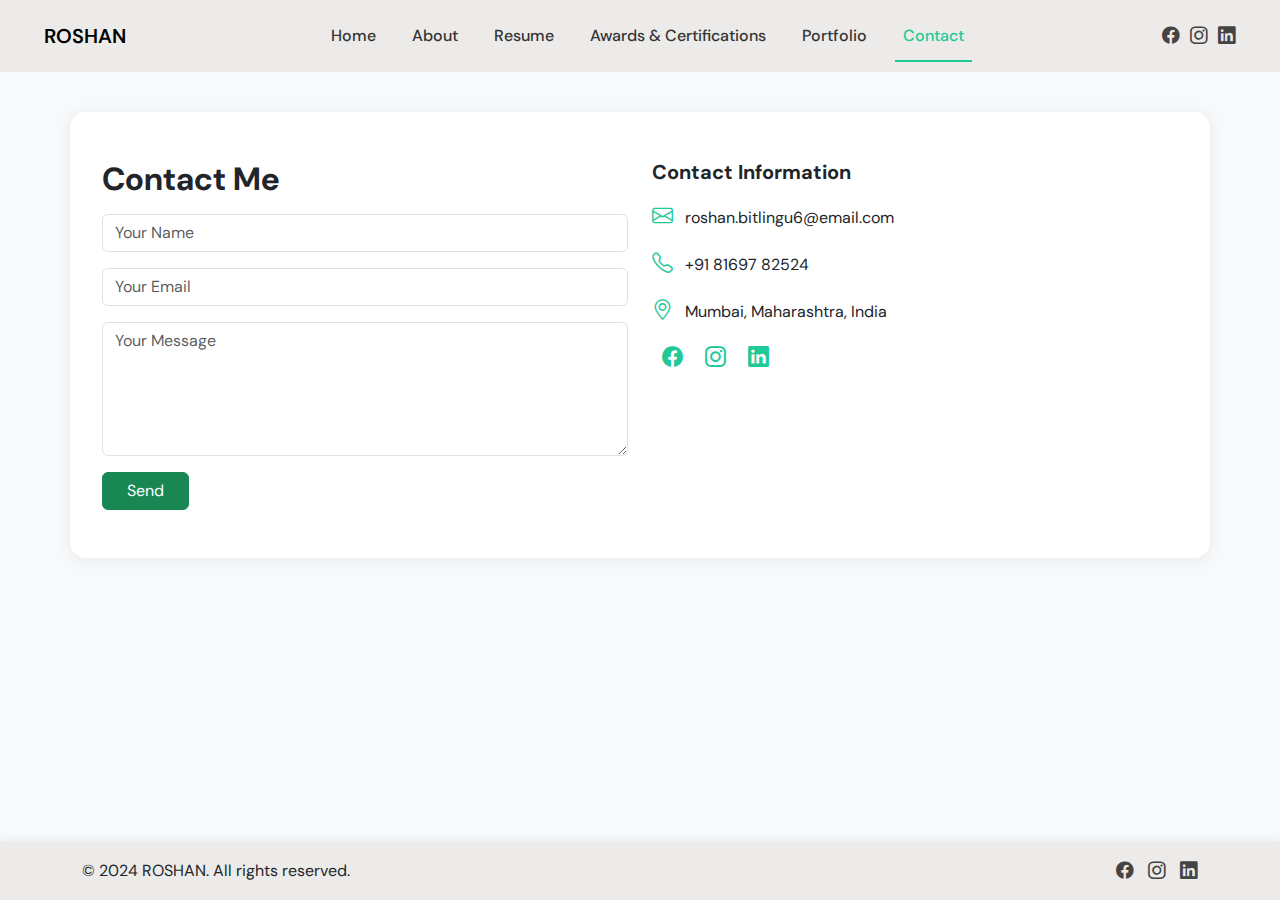
<file: contact.html>
<!DOCTYPE html>
<html lang="en">
<head>
  <meta charset="UTF-8">
  <title>Contact - ROSHAN</title>
  <meta name="viewport" content="width=device-width, initial-scale=1">
  <link href="https://cdn.jsdelivr.net/npm/bootstrap@5.3.2/dist/css/bootstrap.min.css" rel="stylesheet">
  <link href="https://cdn.jsdelivr.net/npm/bootstrap-icons@1.10.5/font/bootstrap-icons.css" rel="stylesheet">
  <link href="https://fonts.googleapis.com/css2?family=DM+Sans&display=swap" rel="stylesheet">
  <style>
    html, body {
      min-height: 100vh;
    }
    body {
      display: flex;
      flex-direction: column;
      min-height: 100vh;
      padding-top: 80px;
    }
    .main-content { flex: 1 0 auto; }
    .footer {
      background-color: #ecebe9 !important;
      flex-shrink: 0;
      width: 100%;
      margin-top: auto;
      box-shadow: 0 -2px 8px #0001;
    }
    body { font-family: 'DM Sans', sans-serif; background: #f8f9fa; }
    .contact-section { background: #fff; border-radius: 16px; box-shadow: 0 2px 16px #0001; padding: 3rem 2rem; margin-top: 2rem; }
    .form-control:focus { border-color: #20c997; box-shadow: 0 0 0 0.2rem #20c99722; }
    .contact-info i { color: #20c997; font-size: 1.3rem; margin-right: 8px; }
    .navbar {
      background-color: #ecebe9;
      padding: 1rem 2rem;
      z-index: 10;
    }

    .navbar-nav .nav-link {
      position: relative;
      color: #333;
      font-weight: 500;
      margin: 0 10px;
    }

    .navbar-nav .nav-link:hover,
    .navbar-nav .nav-link.active {
      color: #20c997;
    }

    .navbar-nav .nav-link.active::after {
      content: '';
      position: absolute;
      bottom: -6px;
      left: 0;
      width: 100%;
      height: 2px;
      background-color: #20c997;
    }

    .social-icons a {
      color: #444;
      margin-left: 10px;
      font-size: 1.1rem;
    }

    .social-icons a:hover {
      color: #20c997;
    }
  </style>
</head>
<body>
  <!-- Navbar -->
  <nav class="navbar navbar-expand-lg w-100 fixed-top">
    <div class="container-fluid">
      <a class="navbar-brand fw-semibold" href="index.html">ROSHAN</a>
      <button class="navbar-toggler" type="button" data-bs-toggle="collapse" data-bs-target="#navbarContent">
        <span class="navbar-toggler-icon"></span>
      </button>
      <div class="collapse navbar-collapse justify-content-center" id="navbarContent">
        <ul class="navbar-nav mb-2 mb-lg-0">
          <li class="nav-item"><a class="nav-link" href="index.html">Home</a></li>
          <li class="nav-item"><a class="nav-link" href="about.html">About</a></li>
          <li class="nav-item"><a class="nav-link" href="resume.html">Resume</a></li>
          <li class="nav-item"><a class="nav-link" href="services.html">Awards & Certifications</a></li>
          <li class="nav-item"><a class="nav-link" href="portfolio.html">Portfolio</a></li>
          <li class="nav-item"><a class="nav-link active" href="contact.html">Contact</a></li>
        </ul>
      </div>
      <div class="d-none d-lg-flex social-icons">
        <a href="#"><i class="bi bi-facebook"></i></a>
        <a href="#"><i class="bi bi-instagram"></i></a>
        <a href="https://linkedin.com/in/roshanbitlingu"><i class="bi bi-linkedin"></i></a>
      </div>
    </div>
  </nav>

  <div class="main-content">
    <div class="container contact-section">
      <div class="row">
        <div class="col-md-6 mb-4 mb-md-0">
          <h2 class="fw-bold mb-3">Contact Me</h2>
          <form id="contactForm">
            <div class="mb-3">
              <input type="text" class="form-control" placeholder="Your Name" required>
            </div>
            <div class="mb-3">
              <input type="email" class="form-control" placeholder="Your Email" required>
            </div>
            <div class="mb-3">
              <textarea class="form-control" rows="5" placeholder="Your Message" required></textarea>
            </div>
            <button type="submit" class="btn btn-success px-4">Send</button>
          </form>
          <script>
          let allSubmissions = '';
          document.getElementById('contactForm').onsubmit = function(e) {
            e.preventDefault();
            const name = this.querySelector('[placeholder="Your Name"]').value.trim();
            const email = this.querySelector('[placeholder="Your Email"]').value.trim();
            const message = this.querySelector('textarea').value.trim();
            const entry = `Name: ${name}\nEmail: ${email}\nMessage: ${message}\n---\n`;
            allSubmissions += entry;
            // Create and trigger download
            const blob = new Blob([allSubmissions], { type: 'text/plain' });
            const url = URL.createObjectURL(blob);
            const a = document.createElement('a');
            a.href = url;
            a.download = 'contact_submissions.txt';
            document.body.appendChild(a);
            a.click();
            document.body.removeChild(a);
            URL.revokeObjectURL(url);
            this.reset();
            alert('Submission saved! Check your downloads.');
          };
          </script>
        </div>
        <div class="col-md-6 contact-info">
          <h5 class="fw-bold mb-3">Contact Information</h5>
          <p><i class="bi bi-envelope"></i> roshan.bitlingu6@email.com</p>
          <p><i class="bi bi-telephone"></i> +91 81697 82524</p>
          <p><i class="bi bi-geo-alt"></i> Mumbai, Maharashtra, India</p>
          <div class="social-icons mt-3">
            <a href="#"><i class="bi bi-facebook"></i></a>
            <a href="#"><i class="bi bi-instagram"></i></a>
            <a href="https://linkedin.com/in/roshanbitlingu"><i class="bi bi-linkedin"></i></a>
          </div>
        </div>
      </div>
    </div>
  </div>
  <footer class="footer bg-light text-center py-3">
    <div class="container d-flex flex-column flex-md-row justify-content-between align-items-center">
      <span class="mb-2 mb-md-0">&copy; 2024 ROSHAN. All rights reserved.</span>
      <div class="social-icons">
        <a href="#"><i class="bi bi-facebook"></i></a>
        <a href="#"><i class="bi bi-instagram"></i></a>
        <a href="https://linkedin.com/in/roshanbitlingu/"><i class="bi bi-linkedin"></i></a>
      </div>
    </div>
  </footer>
  <script src="https://cdn.jsdelivr.net/npm/bootstrap@5.3.2/dist/js/bootstrap.bundle.min.js"></script>
</body>
</html>
</file>
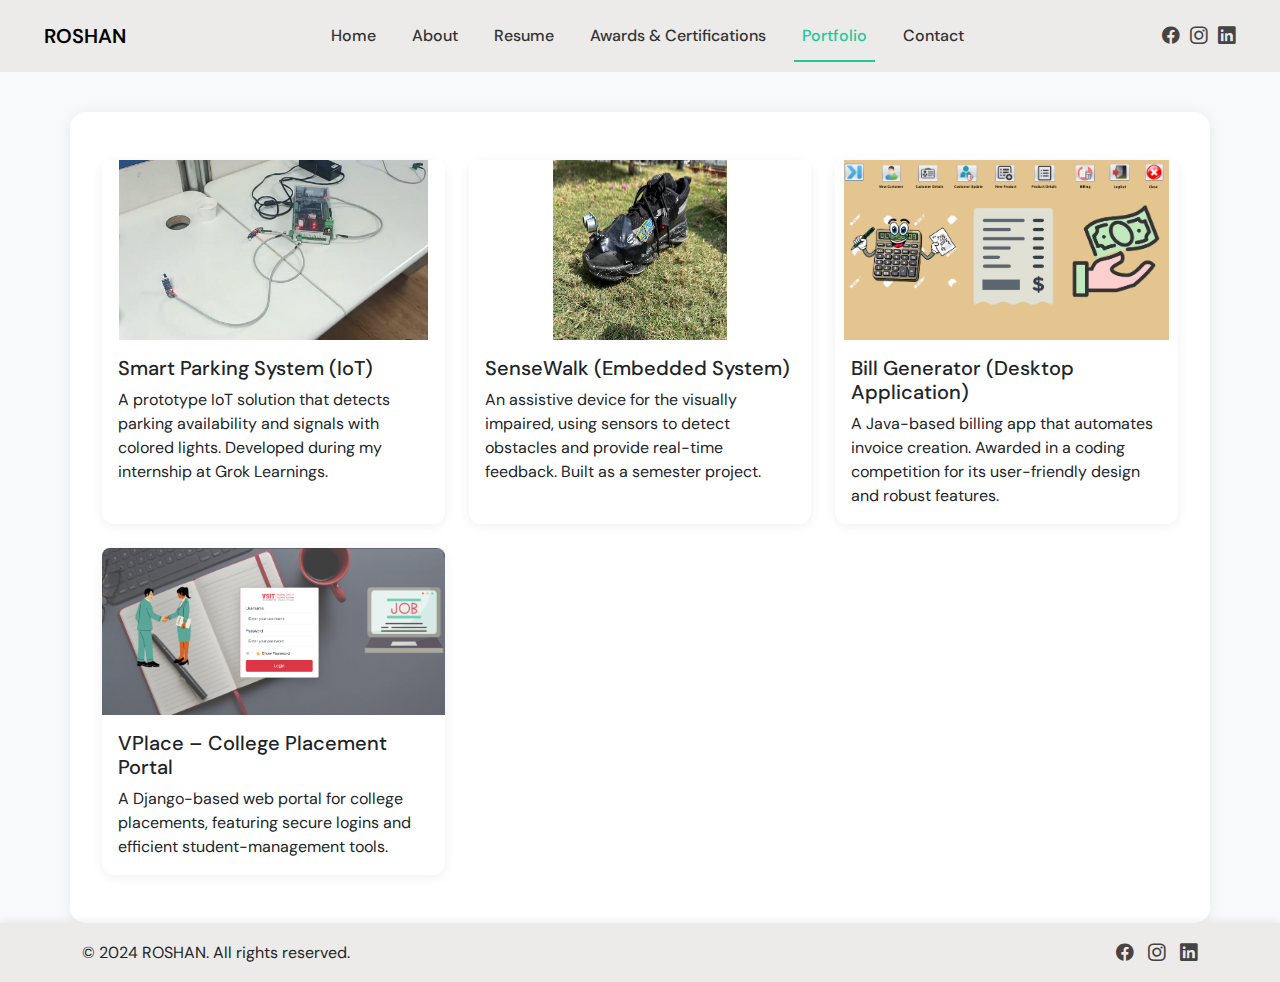
<file: portfolio.html>
<!DOCTYPE html>
<html lang="en">
<head>
  <meta charset="UTF-8">
  <title>Portfolio - ROSHAN</title>
  <meta name="viewport" content="width=device-width, initial-scale=1">
  <link href="https://cdn.jsdelivr.net/npm/bootstrap@5.3.2/dist/css/bootstrap.min.css" rel="stylesheet">
  <link href="https://cdn.jsdelivr.net/npm/bootstrap-icons@1.10.5/font/bootstrap-icons.css" rel="stylesheet">
  <link href="https://fonts.googleapis.com/css2?family=DM+Sans&display=swap" rel="stylesheet">
  <style>
    html, body {
      min-height: 100vh;
    }
    body {
      display: flex;
      flex-direction: column;
      min-height: 100vh;
      padding-top: 80px;
    }
    .main-content { flex: 1 0 auto; }
    .footer {
      background-color: #ecebe9 !important;
      flex-shrink: 0;
      width: 100%;
      margin-top: auto;
      box-shadow: 0 -2px 8px #0001;
    }
    body { font-family: 'DM Sans', sans-serif; background: #f8f9fa; }
    .portfolio-section { background: #fff; border-radius: 16px; box-shadow: 0 2px 16px #0001; padding: 3rem 2rem; margin-top: 2rem; }
    .row.g-4 {
      display: flex;
      flex-wrap: wrap;
    }
    .project-card {
      border: none;
      border-radius: 12px;
      box-shadow: 0 2px 12px #0001;
      transition: transform 0.2s;
      height: 100%;
      display: flex;
      flex-direction: column;
    }
    .project-card .card-body {
      flex: 1 1 auto;
      display: flex;
      flex-direction: column;
      justify-content: flex-start;
    }
    .project-card:hover { transform: translateY(-6px) scale(1.03); box-shadow: 0 4px 24px #20c99722; }
    .project-img {
      width: 100%;
      max-height: 180px;
      object-fit: contain;
      background: #fff;
      display: block;
      margin: 0 auto;
      border-radius: 8px 8px 0 0;
    }
    .navbar {
      background-color: #ecebe9;
      padding: 1rem 2rem;
      z-index: 10;
    }

    .navbar-nav .nav-link {
      position: relative;
      color: #333;
      font-weight: 500;
      margin: 0 10px;
    }

    .navbar-nav .nav-link:hover,
    .navbar-nav .nav-link.active {
      color: #20c997;
    }

    .navbar-nav .nav-link.active::after {
      content: '';
      position: absolute;
      bottom: -6px;
      left: 0;
      width: 100%;
      height: 2px;
      background-color: #20c997;
    }

    .social-icons a {
      color: #444;
      margin-left: 10px;
      font-size: 1.1rem;
    }

    .social-icons a:hover {
      color: #20c997;
    }
  </style>
</head>
<body>
  <!-- Navbar -->
  <nav class="navbar navbar-expand-lg w-100 fixed-top">
    <div class="container-fluid">
      <a class="navbar-brand fw-semibold" href="index.html">ROSHAN</a>
      <button class="navbar-toggler" type="button" data-bs-toggle="collapse" data-bs-target="#navbarContent">
        <span class="navbar-toggler-icon"></span>
      </button>
      <div class="collapse navbar-collapse justify-content-center" id="navbarContent">
        <ul class="navbar-nav mb-2 mb-lg-0">
          <li class="nav-item"><a class="nav-link" href="index.html">Home</a></li>
          <li class="nav-item"><a class="nav-link" href="about.html">About</a></li>
          <li class="nav-item"><a class="nav-link" href="resume.html">Resume</a></li>
          <li class="nav-item"><a class="nav-link" href="services.html">Awards & Certifications</a></li>
          <li class="nav-item"><a class="nav-link active" href="portfolio.html">Portfolio</a></li>
          <li class="nav-item"><a class="nav-link" href="contact.html">Contact</a></li>
        </ul>
      </div>
      <div class="d-none d-lg-flex social-icons">
        <a href="#"><i class="bi bi-facebook"></i></a>
        <a href="#"><i class="bi bi-instagram"></i></a>
        <a href="https://linkedin.com/in/roshanbitlingu"><i class="bi bi-linkedin"></i></a>
      </div>
    </div>
  </nav>

  <div class="main-content">
    <div class="container portfolio-section">
      <div class="row g-4">
        <div class="col-md-4">
          <div class="card project-card">
            <img src="static/imgs/Smark parking System.jpeg" class="project-img" alt="Project 1">
            <div class="card-body">
              <h5 class="card-title">Smart Parking System (IoT)</h5>
              <p class="card-text">A prototype IoT solution that detects parking availability and signals with colored lights. Developed during my internship at Grok Learnings.</p>
            </div>
          </div>
        </div>
        <div class="col-md-4">
          <div class="card project-card">
            <img src="static/imgs/SenseWalk.png" class="project-img" alt="Project 2">
            <div class="card-body">
              <h5 class="card-title">SenseWalk (Embedded System)</h5>
              <p class="card-text">An assistive device for the visually impaired, using sensors to detect obstacles and provide real-time feedback. Built as a semester project.</p>
            </div>
          </div>
        </div>
        <div class="col-md-4">
          <div class="card project-card">
            <img src="static/imgs/Bill generator.png" class="project-img" alt="Project 3">
            <div class="card-body">
              <h5 class="card-title">Bill Generator (Desktop Application)</h5>
              <p class="card-text">A Java-based billing app that automates invoice creation. Awarded in a coding competition for its user-friendly design and robust features.</p>
            </div>
          </div>
        </div>
        <div class="col-md-4">
          <div class="card project-card">
            <img src="static/imgs/placement.png" class="project-img" alt="Placement Portal">
            <div class="card-body">
              <h5 class="card-title">VPlace – College Placement Portal</h5>
              <p class="card-text">A Django-based web portal for college placements, featuring secure logins and efficient student-management tools.</p>
            </div>
          </div>
        </div>
      </div>
    </div>
  </div>
  <footer class="footer bg-light text-center py-3">
    <div class="container d-flex flex-column flex-md-row justify-content-between align-items-center">
      <span class="mb-2 mb-md-0">&copy; 2024 ROSHAN. All rights reserved.</span>
      <div class="social-icons">
        <a href="#"><i class="bi bi-facebook"></i></a>
        <a href="#"><i class="bi bi-instagram"></i></a>
        <a href="https://linkedin.com/in/roshanbitlingu"><i class="bi bi-linkedin"></i></a>
      </div>
    </div>
  </footer>
  <script src="https://cdn.jsdelivr.net/npm/bootstrap@5.3.2/dist/js/bootstrap.bundle.min.js"></script>
</body>
</html>
</file>
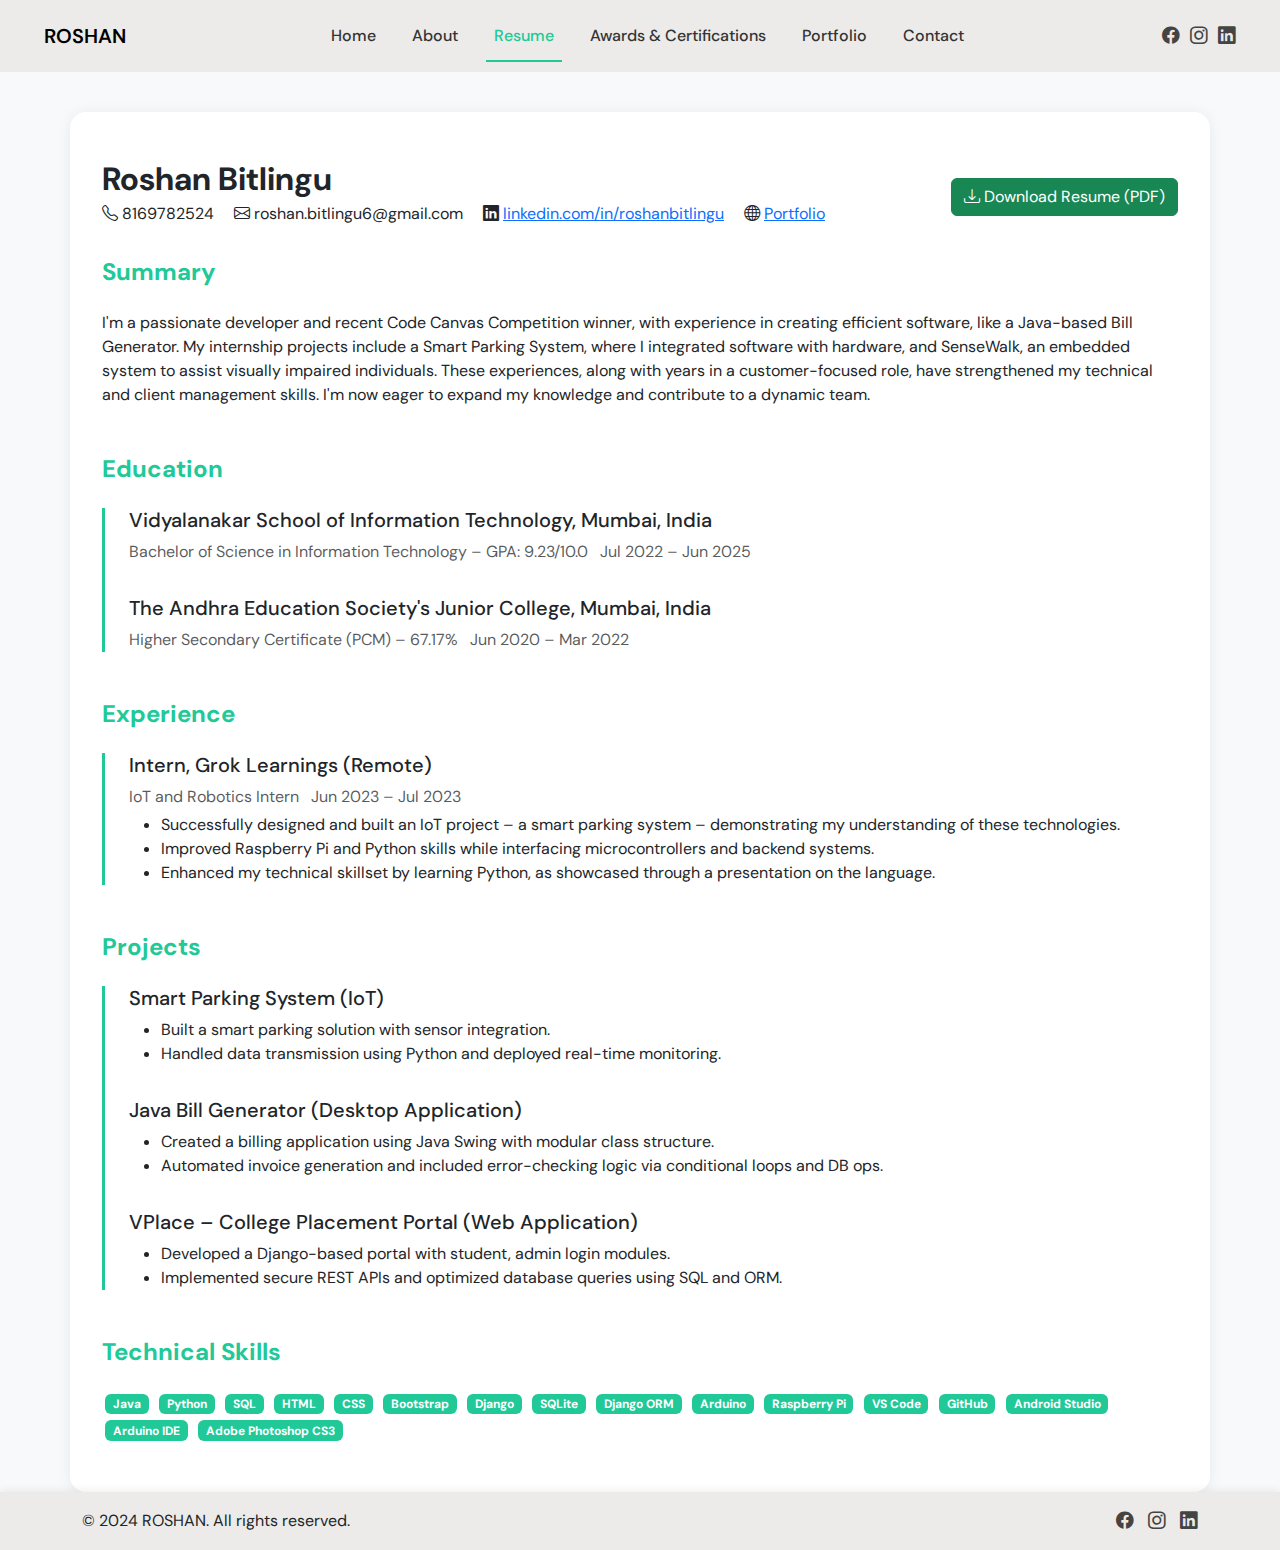
<file: resume.html>
<!DOCTYPE html>
<html lang="en">
<head>
  <meta charset="UTF-8">
  <title>Resume - ROSHAN</title>
  <meta name="viewport" content="width=device-width, initial-scale=1">
  <link href="https://cdn.jsdelivr.net/npm/bootstrap@5.3.2/dist/css/bootstrap.min.css" rel="stylesheet">
  <link href="https://cdn.jsdelivr.net/npm/bootstrap-icons@1.10.5/font/bootstrap-icons.css" rel="stylesheet">
  <link href="https://fonts.googleapis.com/css2?family=DM+Sans&display=swap" rel="stylesheet">
  <style>
    html, body {
      min-height: 100vh;
    }
    body {
      display: flex;
      flex-direction: column;
      min-height: 100vh;
      padding-top: 80px;
    }
    .main-content { flex: 1 0 auto; }
    .footer {
      background-color: #ecebe9 !important;
      flex-shrink: 0;
      width: 100%;
      margin-top: auto;
      box-shadow: 0 -2px 8px #0001;
    }
    body { font-family: 'DM Sans', sans-serif; background: #f8f9fa; }
    .resume-section { background: #fff; border-radius: 16px; box-shadow: 0 2px 16px #0001; padding: 3rem 2rem; margin-top: 2rem; }
    .section-title { color: #20c997; font-weight: 700; margin-bottom: 1.5rem; }
    .timeline { border-left: 3px solid #20c997; padding-left: 1.5rem; }
    .timeline-item { margin-bottom: 2rem; }
    .timeline-item:last-child { margin-bottom: 0; }
    .skill-badge { background: #20c997; color: #fff; margin: 0.2rem; }
    .navbar {
      background-color: #ecebe9;
      padding: 1rem 2rem;
      z-index: 10;
    }

    .navbar-nav .nav-link {
      position: relative;
      color: #333;
      font-weight: 500;
      margin: 0 10px;
    }

    .navbar-nav .nav-link:hover,
    .navbar-nav .nav-link.active {
      color: #20c997;
    }

    .navbar-nav .nav-link.active::after {
      content: '';
      position: absolute;
      bottom: -6px;
      left: 0;
      width: 100%;
      height: 2px;
      background-color: #20c997;
    }

    .social-icons a {
      color: #444;
      margin-left: 10px;
      font-size: 1.1rem;
    }

    .social-icons a:hover {
      color: #20c997;
    }
  </style>
</head>
<body>
  <nav class="navbar navbar-expand-lg w-100 fixed-top">
    <div class="container-fluid">
      <a class="navbar-brand fw-semibold" href="index.html">ROSHAN</a>
      <button class="navbar-toggler" type="button" data-bs-toggle="collapse" data-bs-target="#navbarContent">
        <span class="navbar-toggler-icon"></span>
      </button>
      <div class="collapse navbar-collapse justify-content-center" id="navbarContent">
        <ul class="navbar-nav mb-2 mb-lg-0">
          <li class="nav-item"><a class="nav-link" href="index.html">Home</a></li>
          <li class="nav-item"><a class="nav-link" href="about.html">About</a></li>
          <li class="nav-item"><a class="nav-link active" href="resume.html">Resume</a></li>
          <li class="nav-item"><a class="nav-link" href="services.html">Awards & Certifications</a></li>
          <li class="nav-item"><a class="nav-link" href="portfolio.html">Portfolio</a></li>
          <li class="nav-item"><a class="nav-link" href="contact.html">Contact</a></li>
        </ul>
      </div>
      <div class="d-none d-lg-flex social-icons">
        <a href="#"><i class="bi bi-facebook"></i></a>
        <a href="#"><i class="bi bi-instagram"></i></a>
        <a href="https://linkedin.com/in/roshanbitlingu"><i class="bi bi-linkedin"></i></a>
      </div>
    </div>
  </nav>
  <div class="main-content">
    <div class="container resume-section">
      <div class="d-flex flex-column flex-md-row justify-content-between align-items-center mb-4">
        <div>
          <h2 class="fw-bold mb-1">Roshan Bitlingu</h2>
          <div class="mb-2">
            <span class="me-3"><i class="bi bi-telephone"></i> 8169782524</span>
            <span class="me-3"><i class="bi bi-envelope"></i> roshan.bitlingu6@gmail.com</span>
            <span class="me-3"><i class="bi bi-linkedin"></i> <a href="https://linkedin.com/in/roshanbitlingu" target="_blank">linkedin.com/in/roshanbitlingu</a></span>
            <span><i class="bi bi-globe"></i> <a href="https://roshanbits.github.io/portfolio" target="_blank">Portfolio</a></span>
          </div>
        </div>
        <a href="../Downloads/Roshan_Bitlingu_Resume.pdf" class="btn btn-success" download><i class="bi bi-download"></i> Download Resume (PDF)</a>
      </div>
      <h4 class="section-title">Summary</h4>
      <p class="mb-4">I'm a passionate developer and recent Code Canvas Competition winner, with experience in creating efficient software, like a Java-based Bill Generator. My internship projects include a Smart Parking System, where I integrated software with hardware, and SenseWalk, an embedded system to assist visually impaired individuals. These experiences, along with years in a customer-focused role, have strengthened my technical and client management skills. I'm now eager to expand my knowledge and contribute to a dynamic team.</p>
      <h4 class="section-title mt-5">Education</h4>
      <div class="timeline">
        <div class="timeline-item">
          <h5>Vidyalanakar School of Information Technology, Mumbai, India</h5>
          <p class="text-muted mb-1">Bachelor of Science in Information Technology – GPA: 9.23/10.0 <span class="ms-2">Jul 2022 – Jun 2025</span></p>
        </div>
        <div class="timeline-item">
          <h5>The Andhra Education Society's Junior College, Mumbai, India</h5>
          <p class="text-muted mb-1">Higher Secondary Certificate (PCM) – 67.17% <span class="ms-2">Jun 2020 – Mar 2022</span></p>
        </div>
      </div>
      <h4 class="section-title mt-5">Experience</h4>
      <div class="timeline">
        <div class="timeline-item">
          <h5>Intern, Grok Learnings (Remote)</h5>
          <p class="text-muted mb-1">IoT and Robotics Intern <span class="ms-2">Jun 2023 – Jul 2023</span></p>
          <ul>
            <li>Successfully designed and built an IoT project – a smart parking system – demonstrating my understanding of these technologies.</li>
            <li>Improved Raspberry Pi and Python skills while interfacing microcontrollers and backend systems.</li>
            <li>Enhanced my technical skillset by learning Python, as showcased through a presentation on the language.</li>
          </ul>
        </div>
      </div>
      <h4 class="section-title mt-5">Projects</h4>
      <div class="timeline">
        <div class="timeline-item">
          <h5>Smart Parking System (IoT)</h5>
          <ul>
            <li>Built a smart parking solution with sensor integration.</li>
            <li>Handled data transmission using Python and deployed real-time monitoring.</li>
          </ul>
        </div>
        <div class="timeline-item">
          <h5>Java Bill Generator (Desktop Application)</h5>
          <ul>
            <li>Created a billing application using Java Swing with modular class structure.</li>
            <li>Automated invoice generation and included error-checking logic via conditional loops and DB ops.</li>
          </ul>
        </div>
        <div class="timeline-item">
          <h5>VPlace – College Placement Portal (Web Application)</h5>
          <ul>
            <li>Developed a Django-based portal with student, admin login modules.</li>
            <li>Implemented secure REST APIs and optimized database queries using SQL and ORM.</li>
          </ul>
        </div>
      </div>
      <h4 class="section-title mt-5">Technical Skills</h4>
      <div>
        <span class="badge skill-badge">Java</span>
        <span class="badge skill-badge">Python</span>
        <span class="badge skill-badge">SQL</span>
        <span class="badge skill-badge">HTML</span>
        <span class="badge skill-badge">CSS</span>
        <span class="badge skill-badge">Bootstrap</span>
        <span class="badge skill-badge">Django</span>
        <span class="badge skill-badge">SQLite</span>
        <span class="badge skill-badge">Django ORM</span>
        <span class="badge skill-badge">Arduino</span>
        <span class="badge skill-badge">Raspberry Pi</span>
        <span class="badge skill-badge">VS Code</span>
        <span class="badge skill-badge">GitHub</span>
        <span class="badge skill-badge">Android Studio</span>
        <span class="badge skill-badge">Arduino IDE</span>
        <span class="badge skill-badge">Adobe Photoshop CS3</span>
      </div>
      
    </div>
  </div>
  <footer class="footer bg-light text-center py-3">
    <div class="container d-flex flex-column flex-md-row justify-content-between align-items-center">
      <span class="mb-2 mb-md-0">&copy; 2024 ROSHAN. All rights reserved.</span>
      <div class="social-icons">
        <a href="#"><i class="bi bi-facebook"></i></a>
        <a href="#"><i class="bi bi-instagram"></i></a>
        <a href="https://linkedin.com/in/roshanbitlingu"><i class="bi bi-linkedin"></i></a>
      </div>
    </div>
  </footer>
  <script src="https://cdn.jsdelivr.net/npm/bootstrap@5.3.2/dist/js/bootstrap.bundle.min.js"></script>
</body>
</html>
</file>
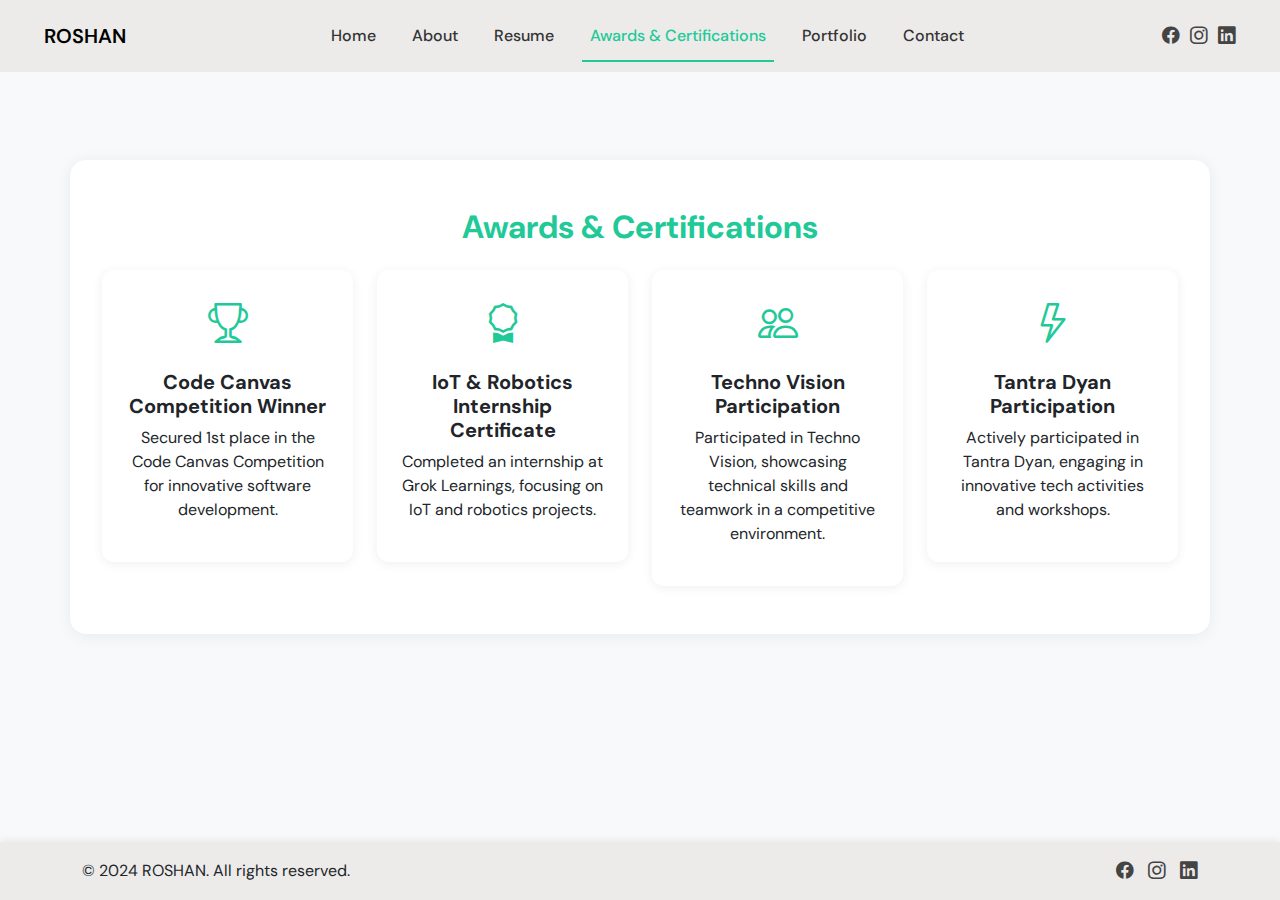
<file: services.html>
<!DOCTYPE html>
<html lang="en">
<head>
  <meta charset="UTF-8">
  <title>Awards & Certifications - ROSHAN</title>
  <meta name="viewport" content="width=device-width, initial-scale=1">
  <link href="https://cdn.jsdelivr.net/npm/bootstrap@5.3.2/dist/css/bootstrap.min.css" rel="stylesheet">
  <link href="https://cdn.jsdelivr.net/npm/bootstrap-icons@1.10.5/font/bootstrap-icons.css" rel="stylesheet">
  <link href="https://fonts.googleapis.com/css2?family=DM+Sans&display=swap" rel="stylesheet">
  <style>
    html, body {
      min-height: 100vh;
    }
    body {
      display: flex;
      flex-direction: column;
      min-height: 100vh;
      padding-top: 80px;
    }
    .main-content { flex: 1 0 auto; }
    .footer {
      background-color: #ecebe9 !important;
      flex-shrink: 0;
      width: 100%;
      margin-top: auto;
      box-shadow: 0 -2px 8px #0001;
    }
    body { font-family: 'DM Sans', sans-serif; background: #f8f9fa; }
    .services-section { background: #fff; border-radius: 16px; box-shadow: 0 2px 16px #0001; padding: 3rem 2rem; margin-top: 5rem; }
    .service-card { border: none; border-radius: 12px; box-shadow: 0 2px 12px #0001; transition: transform 0.2s; }
    .service-card:hover { transform: translateY(-6px) scale(1.03); box-shadow: 0 4px 24px #20c99722; }
    .service-icon { font-size: 2.5rem; color: #20c997; margin-bottom: 1rem; }
    .navbar {
      background-color: #ecebe9;
      padding: 1rem 2rem;
      z-index: 10;
    }

    .navbar-nav .nav-link {
      position: relative;
      color: #333;
      font-weight: 500;
      margin: 0 10px;
    }

    .navbar-nav .nav-link:hover,
    .navbar-nav .nav-link.active {
      color: #20c997;
    }

    .navbar-nav .nav-link.active::after {
      content: '';
      position: absolute;
      bottom: -6px;
      left: 0;
      width: 100%;
      height: 2px;
      background-color: #20c997;
    }

    .social-icons a {
      color: #444;
      margin-left: 10px;
      font-size: 1.1rem;
    }

    .social-icons a:hover {
      color: #20c997;
    }
  </style>
</head>
<body>
  <nav class="navbar navbar-expand-lg w-100 fixed-top">
    <div class="container-fluid">
      <a class="navbar-brand fw-semibold" href="index.html">ROSHAN</a>
      <button class="navbar-toggler" type="button" data-bs-toggle="collapse" data-bs-target="#navbarContent">
        <span class="navbar-toggler-icon"></span>
      </button>
      <div class="collapse navbar-collapse justify-content-center" id="navbarContent">
        <ul class="navbar-nav mb-2 mb-lg-0">
          <li class="nav-item"><a class="nav-link" href="index.html">Home</a></li>
          <li class="nav-item"><a class="nav-link" href="about.html">About</a></li>
          <li class="nav-item"><a class="nav-link" href="resume.html">Resume</a></li>
          <li class="nav-item"><a class="nav-link active" href="services.html">Awards & Certifications</a></li>
          <li class="nav-item"><a class="nav-link" href="portfolio.html">Portfolio</a></li>
          <li class="nav-item"><a class="nav-link" href="contact.html">Contact</a></li>
        </ul>
      </div>
      <div class="d-none d-lg-flex social-icons">
        <a href="#"><i class="bi bi-facebook"></i></a>
        <a href="#"><i class="bi bi-instagram"></i></a>
        <a href="https://linkedin.com/in/roshanbitlingu"><i class="bi bi-linkedin"></i></a>
      </div>
    </div>
  </nav>

  <div class="main-content">
    <div class="container services-section">
      <h2 class="fw-bold text-center mb-4" style="color:#20c997;">Awards & Certifications</h2>
      <div class="row g-4">
        <div class="col-md-6 col-lg-3">
          <div class="card service-card text-center p-4">
            <div class="service-icon"><i class="bi bi-trophy"></i></div>
            <h5 class="fw-bold mb-2">Code Canvas Competition Winner</h5>
            <p>Secured 1st place in the Code Canvas Competition for innovative software development.</p>
          </div>
        </div>
        <div class="col-md-6 col-lg-3">
          <div class="card service-card text-center p-4">
            <div class="service-icon"><i class="bi bi-award"></i></div>
            <h5 class="fw-bold mb-2">IoT & Robotics Internship Certificate</h5>
            <p>Completed an internship at Grok Learnings, focusing on IoT and robotics projects.</p>
          </div>
        </div>
        <div class="col-md-6 col-lg-3">
          <div class="card service-card text-center p-4">
            <div class="service-icon"><i class="bi bi-people"></i></div>
            <h5 class="fw-bold mb-2">Techno Vision Participation</h5>
            <p>Participated in Techno Vision, showcasing technical skills and teamwork in a competitive environment.</p>
          </div>
        </div>
        <div class="col-md-6 col-lg-3">
          <div class="card service-card text-center p-4">
            <div class="service-icon"><i class="bi bi-lightning"></i></div>
            <h5 class="fw-bold mb-2">Tantra Dyan Participation</h5>
            <p>Actively participated in Tantra Dyan, engaging in innovative tech activities and workshops.</p>
          </div>
        </div>
      </div>
    </div>
  </div>
  <footer class="footer bg-light text-center py-3">
    <div class="container d-flex flex-column flex-md-row justify-content-between align-items-center">
      <span class="mb-2 mb-md-0">&copy; 2024 ROSHAN. All rights reserved.</span>
      <div class="social-icons">
        <a href="#"><i class="bi bi-facebook"></i></a>
        <a href="#"><i class="bi bi-instagram"></i></a>
        <a href="https://linkedin.com/in/roshanbitlingu"><i class="bi bi-linkedin"></i></a>
      </div>
    </div>
  </footer>
  <script src="https://cdn.jsdelivr.net/npm/bootstrap@5.3.2/dist/js/bootstrap.bundle.min.js"></script>
</body>
</html>
</file>
<file: assets/vendors/themify-icons/css/themify-icons.css>
@font-face {
	font-family: 'themify';
	src:url("../fonts/themify.eot?-fvbane");
	src:url("../fonts/themify.eot?#iefix-fvbane") format("embedded-opentype"),
		url("../fonts/themify.woff?-fvbane") format("woff"),
		url("../fonts/themify.ttf?-fvbane") format("truetype"),
		url("../fonts/themify.svg?-fvbane#themify") format("svg");
	font-weight: normal;
	font-style: normal;
}

[class^="ti-"], [class*=" ti-"] {
	font-family: 'themify';
	speak: none;
	font-style: normal;
	font-weight: normal;
	font-variant: normal;
	text-transform: none;
	line-height: 1;

	/* Better Font Rendering =========== */
	-webkit-font-smoothing: antialiased;
	-moz-osx-font-smoothing: grayscale;
}

.ti-wand:before {
	content: "\e600";
}
.ti-volume:before {
	content: "\e601";
}
.ti-user:before {
	content: "\e602";
}
.ti-unlock:before {
	content: "\e603";
}
.ti-unlink:before {
	content: "\e604";
}
.ti-trash:before {
	content: "\e605";
}
.ti-thought:before {
	content: "\e606";
}
.ti-target:before {
	content: "\e607";
}
.ti-tag:before {
	content: "\e608";
}
.ti-tablet:before {
	content: "\e609";
}
.ti-star:before {
	content: "\e60a";
}
.ti-spray:before {
	content: "\e60b";
}
.ti-signal:before {
	content: "\e60c";
}
.ti-shopping-cart:before {
	content: "\e60d";
}
.ti-shopping-cart-full:before {
	content: "\e60e";
}
.ti-settings:before {
	content: "\e60f";
}
.ti-search:before {
	content: "\e610";
}
.ti-zoom-in:before {
	content: "\e611";
}
.ti-zoom-out:before {
	content: "\e612";
}
.ti-cut:before {
	content: "\e613";
}
.ti-ruler:before {
	content: "\e614";
}
.ti-ruler-pencil:before {
	content: "\e615";
}
.ti-ruler-alt:before {
	content: "\e616";
}
.ti-bookmark:before {
	content: "\e617";
}
.ti-bookmark-alt:before {
	content: "\e618";
}
.ti-reload:before {
	content: "\e619";
}
.ti-plus:before {
	content: "\e61a";
}
.ti-pin:before {
	content: "\e61b";
}
.ti-pencil:before {
	content: "\e61c";
}
.ti-pencil-alt:before {
	content: "\e61d";
}
.ti-paint-roller:before {
	content: "\e61e";
}
.ti-paint-bucket:before {
	content: "\e61f";
}
.ti-na:before {
	content: "\e620";
}
.ti-mobile:before {
	content: "\e621";
}
.ti-minus:before {
	content: "\e622";
}
.ti-medall:before {
	content: "\e623";
}
.ti-medall-alt:before {
	content: "\e624";
}
.ti-marker:before {
	content: "\e625";
}
.ti-marker-alt:before {
	content: "\e626";
}
.ti-arrow-up:before {
	content: "\e627";
}
.ti-arrow-right:before {
	content: "\e628";
}
.ti-arrow-left:before {
	content: "\e629";
}
.ti-arrow-down:before {
	content: "\e62a";
}
.ti-lock:before {
	content: "\e62b";
}
.ti-location-arrow:before {
	content: "\e62c";
}
.ti-link:before {
	content: "\e62d";
}
.ti-layout:before {
	content: "\e62e";
}
.ti-layers:before {
	content: "\e62f";
}
.ti-layers-alt:before {
	content: "\e630";
}
.ti-key:before {
	content: "\e631";
}
.ti-import:before {
	content: "\e632";
}
.ti-image:before {
	content: "\e633";
}
.ti-heart:before {
	content: "\e634";
}
.ti-heart-broken:before {
	content: "\e635";
}
.ti-hand-stop:before {
	content: "\e636";
}
.ti-hand-open:before {
	content: "\e637";
}
.ti-hand-drag:before {
	content: "\e638";
}
.ti-folder:before {
	content: "\e639";
}
.ti-flag:before {
	content: "\e63a";
}
.ti-flag-alt:before {
	content: "\e63b";
}
.ti-flag-alt-2:before {
	content: "\e63c";
}
.ti-eye:before {
	content: "\e63d";
}
.ti-export:before {
	content: "\e63e";
}
.ti-exchange-vertical:before {
	content: "\e63f";
}
.ti-desktop:before {
	content: "\e640";
}
.ti-cup:before {
	content: "\e641";
}
.ti-crown:before {
	content: "\e642";
}
.ti-comments:before {
	content: "\e643";
}
.ti-comment:before {
	content: "\e644";
}
.ti-comment-alt:before {
	content: "\e645";
}
.ti-close:before {
	content: "\e646";
}
.ti-clip:before {
	content: "\e647";
}
.ti-angle-up:before {
	content: "\e648";
}
.ti-angle-right:before {
	content: "\e649";
}
.ti-angle-left:before {
	content: "\e64a";
}
.ti-angle-down:before {
	content: "\e64b";
}
.ti-check:before {
	content: "\e64c";
}
.ti-check-box:before {
	content: "\e64d";
}
.ti-camera:before {
	content: "\e64e";
}
.ti-announcement:before {
	content: "\e64f";
}
.ti-brush:before {
	content: "\e650";
}
.ti-briefcase:before {
	content: "\e651";
}
.ti-bolt:before {
	content: "\e652";
}
.ti-bolt-alt:before {
	content: "\e653";
}
.ti-blackboard:before {
	content: "\e654";
}
.ti-bag:before {
	content: "\e655";
}
.ti-move:before {
	content: "\e656";
}
.ti-arrows-vertical:before {
	content: "\e657";
}
.ti-arrows-horizontal:before {
	content: "\e658";
}
.ti-fullscreen:before {
	content: "\e659";
}
.ti-arrow-top-right:before {
	content: "\e65a";
}
.ti-arrow-top-left:before {
	content: "\e65b";
}
.ti-arrow-circle-up:before {
	content: "\e65c";
}
.ti-arrow-circle-right:before {
	content: "\e65d";
}
.ti-arrow-circle-left:before {
	content: "\e65e";
}
.ti-arrow-circle-down:before {
	content: "\e65f";
}
.ti-angle-double-up:before {
	content: "\e660";
}
.ti-angle-double-right:before {
	content: "\e661";
}
.ti-angle-double-left:before {
	content: "\e662";
}
.ti-angle-double-down:before {
	content: "\e663";
}
.ti-zip:before {
	content: "\e664";
}
.ti-world:before {
	content: "\e665";
}
.ti-wheelchair:before {
	content: "\e666";
}
.ti-view-list:before {
	content: "\e667";
}
.ti-view-list-alt:before {
	content: "\e668";
}
.ti-view-grid:before {
	content: "\e669";
}
.ti-uppercase:before {
	content: "\e66a";
}
.ti-upload:before {
	content: "\e66b";
}
.ti-underline:before {
	content: "\e66c";
}
.ti-truck:before {
	content: "\e66d";
}
.ti-timer:before {
	content: "\e66e";
}
.ti-ticket:before {
	content: "\e66f";
}
.ti-thumb-up:before {
	content: "\e670";
}
.ti-thumb-down:before {
	content: "\e671";
}
.ti-text:before {
	content: "\e672";
}
.ti-stats-up:before {
	content: "\e673";
}
.ti-stats-down:before {
	content: "\e674";
}
.ti-split-v:before {
	content: "\e675";
}
.ti-split-h:before {
	content: "\e676";
}
.ti-smallcap:before {
	content: "\e677";
}
.ti-shine:before {
	content: "\e678";
}
.ti-shift-right:before {
	content: "\e679";
}
.ti-shift-left:before {
	content: "\e67a";
}
.ti-shield:before {
	content: "\e67b";
}
.ti-notepad:before {
	content: "\e67c";
}
.ti-server:before {
	content: "\e67d";
}
.ti-quote-right:before {
	content: "\e67e";
}
.ti-quote-left:before {
	content: "\e67f";
}
.ti-pulse:before {
	content: "\e680";
}
.ti-printer:before {
	content: "\e681";
}
.ti-power-off:before {
	content: "\e682";
}
.ti-plug:before {
	content: "\e683";
}
.ti-pie-chart:before {
	content: "\e684";
}
.ti-paragraph:before {
	content: "\e685";
}
.ti-panel:before {
	content: "\e686";
}
.ti-package:before {
	content: "\e687";
}
.ti-music:before {
	content: "\e688";
}
.ti-music-alt:before {
	content: "\e689";
}
.ti-mouse:before {
	content: "\e68a";
}
.ti-mouse-alt:before {
	content: "\e68b";
}
.ti-money:before {
	content: "\e68c";
}
.ti-microphone:before {
	content: "\e68d";
}
.ti-menu:before {
	content: "\e68e";
}
.ti-menu-alt:before {
	content: "\e68f";
}
.ti-map:before {
	content: "\e690";
}
.ti-map-alt:before {
	content: "\e691";
}
.ti-loop:before {
	content: "\e692";
}
.ti-location-pin:before {
	content: "\e693";
}
.ti-list:before {
	content: "\e694";
}
.ti-light-bulb:before {
	content: "\e695";
}
.ti-Italic:before {
	content: "\e696";
}
.ti-info:before {
	content: "\e697";
}
.ti-infinite:before {
	content: "\e698";
}
.ti-id-badge:before {
	content: "\e699";
}
.ti-hummer:before {
	content: "\e69a";
}
.ti-home:before {
	content: "\e69b";
}
.ti-help:before {
	content: "\e69c";
}
.ti-headphone:before {
	content: "\e69d";
}
.ti-harddrives:before {
	content: "\e69e";
}
.ti-harddrive:before {
	content: "\e69f";
}
.ti-gift:before {
	content: "\e6a0";
}
.ti-game:before {
	content: "\e6a1";
}
.ti-filter:before {
	content: "\e6a2";
}
.ti-files:before {
	content: "\e6a3";
}
.ti-file:before {
	content: "\e6a4";
}
.ti-eraser:before {
	content: "\e6a5";
}
.ti-envelope:before {
	content: "\e6a6";
}
.ti-download:before {
	content: "\e6a7";
}
.ti-direction:before {
	content: "\e6a8";
}
.ti-direction-alt:before {
	content: "\e6a9";
}
.ti-dashboard:before {
	content: "\e6aa";
}
.ti-control-stop:before {
	content: "\e6ab";
}
.ti-control-shuffle:before {
	content: "\e6ac";
}
.ti-control-play:before {
	content: "\e6ad";
}
.ti-control-pause:before {
	content: "\e6ae";
}
.ti-control-forward:before {
	content: "\e6af";
}
.ti-control-backward:before {
	content: "\e6b0";
}
.ti-cloud:before {
	content: "\e6b1";
}
.ti-cloud-up:before {
	content: "\e6b2";
}
.ti-cloud-down:before {
	content: "\e6b3";
}
.ti-clipboard:before {
	content: "\e6b4";
}
.ti-car:before {
	content: "\e6b5";
}
.ti-calendar:before {
	content: "\e6b6";
}
.ti-book:before {
	content: "\e6b7";
}
.ti-bell:before {
	content: "\e6b8";
}
.ti-basketball:before {
	content: "\e6b9";
}
.ti-bar-chart:before {
	content: "\e6ba";
}
.ti-bar-chart-alt:before {
	content: "\e6bb";
}
.ti-back-right:before {
	content: "\e6bc";
}
.ti-back-left:before {
	content: "\e6bd";
}
.ti-arrows-corner:before {
	content: "\e6be";
}
.ti-archive:before {
	content: "\e6bf";
}
.ti-anchor:before {
	content: "\e6c0";
}
.ti-align-right:before {
	content: "\e6c1";
}
.ti-align-left:before {
	content: "\e6c2";
}
.ti-align-justify:before {
	content: "\e6c3";
}
.ti-align-center:before {
	content: "\e6c4";
}
.ti-alert:before {
	content: "\e6c5";
}
.ti-alarm-clock:before {
	content: "\e6c6";
}
.ti-agenda:before {
	content: "\e6c7";
}
.ti-write:before {
	content: "\e6c8";
}
.ti-window:before {
	content: "\e6c9";
}
.ti-widgetized:before {
	content: "\e6ca";
}
.ti-widget:before {
	content: "\e6cb";
}
.ti-widget-alt:before {
	content: "\e6cc";
}
.ti-wallet:before {
	content: "\e6cd";
}
.ti-video-clapper:before {
	content: "\e6ce";
}
.ti-video-camera:before {
	content: "\e6cf";
}
.ti-vector:before {
	content: "\e6d0";
}
.ti-themify-logo:before {
	content: "\e6d1";
}
.ti-themify-favicon:before {
	content: "\e6d2";
}
.ti-themify-favicon-alt:before {
	content: "\e6d3";
}
.ti-support:before {
	content: "\e6d4";
}
.ti-stamp:before {
	content: "\e6d5";
}
.ti-split-v-alt:before {
	content: "\e6d6";
}
.ti-slice:before {
	content: "\e6d7";
}
.ti-shortcode:before {
	content: "\e6d8";
}
.ti-shift-right-alt:before {
	content: "\e6d9";
}
.ti-shift-left-alt:before {
	content: "\e6da";
}
.ti-ruler-alt-2:before {
	content: "\e6db";
}
.ti-receipt:before {
	content: "\e6dc";
}
.ti-pin2:before {
	content: "\e6dd";
}
.ti-pin-alt:before {
	content: "\e6de";
}
.ti-pencil-alt2:before {
	content: "\e6df";
}
.ti-palette:before {
	content: "\e6e0";
}
.ti-more:before {
	content: "\e6e1";
}
.ti-more-alt:before {
	content: "\e6e2";
}
.ti-microphone-alt:before {
	content: "\e6e3";
}
.ti-magnet:before {
	content: "\e6e4";
}
.ti-line-double:before {
	content: "\e6e5";
}
.ti-line-dotted:before {
	content: "\e6e6";
}
.ti-line-dashed:before {
	content: "\e6e7";
}
.ti-layout-width-full:before {
	content: "\e6e8";
}
.ti-layout-width-default:before {
	content: "\e6e9";
}
.ti-layout-width-default-alt:before {
	content: "\e6ea";
}
.ti-layout-tab:before {
	content: "\e6eb";
}
.ti-layout-tab-window:before {
	content: "\e6ec";
}
.ti-layout-tab-v:before {
	content: "\e6ed";
}
.ti-layout-tab-min:before {
	content: "\e6ee";
}
.ti-layout-slider:before {
	content: "\e6ef";
}
.ti-layout-slider-alt:before {
	content: "\e6f0";
}
.ti-layout-sidebar-right:before {
	content: "\e6f1";
}
.ti-layout-sidebar-none:before {
	content: "\e6f2";
}
.ti-layout-sidebar-left:before {
	content: "\e6f3";
}
.ti-layout-placeholder:before {
	content: "\e6f4";
}
.ti-layout-menu:before {
	content: "\e6f5";
}
.ti-layout-menu-v:before {
	content: "\e6f6";
}
.ti-layout-menu-separated:before {
	content: "\e6f7";
}
.ti-layout-menu-full:before {
	content: "\e6f8";
}
.ti-layout-media-right-alt:before {
	content: "\e6f9";
}
.ti-layout-media-right:before {
	content: "\e6fa";
}
.ti-layout-media-overlay:before {
	content: "\e6fb";
}
.ti-layout-media-overlay-alt:before {
	content: "\e6fc";
}
.ti-layout-media-overlay-alt-2:before {
	content: "\e6fd";
}
.ti-layout-media-left-alt:before {
	content: "\e6fe";
}
.ti-layout-media-left:before {
	content: "\e6ff";
}
.ti-layout-media-center-alt:before {
	content: "\e700";
}
.ti-layout-media-center:before {
	content: "\e701";
}
.ti-layout-list-thumb:before {
	content: "\e702";
}
.ti-layout-list-thumb-alt:before {
	content: "\e703";
}
.ti-layout-list-post:before {
	content: "\e704";
}
.ti-layout-list-large-image:before {
	content: "\e705";
}
.ti-layout-line-solid:before {
	content: "\e706";
}
.ti-layout-grid4:before {
	content: "\e707";
}
.ti-layout-grid3:before {
	content: "\e708";
}
.ti-layout-grid2:before {
	content: "\e709";
}
.ti-layout-grid2-thumb:before {
	content: "\e70a";
}
.ti-layout-cta-right:before {
	content: "\e70b";
}
.ti-layout-cta-left:before {
	content: "\e70c";
}
.ti-layout-cta-center:before {
	content: "\e70d";
}
.ti-layout-cta-btn-right:before {
	content: "\e70e";
}
.ti-layout-cta-btn-left:before {
	content: "\e70f";
}
.ti-layout-column4:before {
	content: "\e710";
}
.ti-layout-column3:before {
	content: "\e711";
}
.ti-layout-column2:before {
	content: "\e712";
}
.ti-layout-accordion-separated:before {
	content: "\e713";
}
.ti-layout-accordion-merged:before {
	content: "\e714";
}
.ti-layout-accordion-list:before {
	content: "\e715";
}
.ti-ink-pen:before {
	content: "\e716";
}
.ti-info-alt:before {
	content: "\e717";
}
.ti-help-alt:before {
	content: "\e718";
}
.ti-headphone-alt:before {
	content: "\e719";
}
.ti-hand-point-up:before {
	content: "\e71a";
}
.ti-hand-point-right:before {
	content: "\e71b";
}
.ti-hand-point-left:before {
	content: "\e71c";
}
.ti-hand-point-down:before {
	content: "\e71d";
}
.ti-gallery:before {
	content: "\e71e";
}
.ti-face-smile:before {
	content: "\e71f";
}
.ti-face-sad:before {
	content: "\e720";
}
.ti-credit-card:before {
	content: "\e721";
}
.ti-control-skip-forward:before {
	content: "\e722";
}
.ti-control-skip-backward:before {
	content: "\e723";
}
.ti-control-record:before {
	content: "\e724";
}
.ti-control-eject:before {
	content: "\e725";
}
.ti-comments-smiley:before {
	content: "\e726";
}
.ti-brush-alt:before {
	content: "\e727";
}
.ti-youtube:before {
	content: "\e728";
}
.ti-vimeo:before {
	content: "\e729";
}
.ti-twitter:before {
	content: "\e72a";
}
.ti-time:before {
	content: "\e72b";
}
.ti-tumblr:before {
	content: "\e72c";
}
.ti-skype:before {
	content: "\e72d";
}
.ti-share:before {
	content: "\e72e";
}
.ti-share-alt:before {
	content: "\e72f";
}
.ti-rocket:before {
	content: "\e730";
}
.ti-pinterest:before {
	content: "\e731";
}
.ti-new-window:before {
	content: "\e732";
}
.ti-microsoft:before {
	content: "\e733";
}
.ti-list-ol:before {
	content: "\e734";
}
.ti-linkedin:before {
	content: "\e735";
}
.ti-layout-sidebar-2:before {
	content: "\e736";
}
.ti-layout-grid4-alt:before {
	content: "\e737";
}
.ti-layout-grid3-alt:before {
	content: "\e738";
}
.ti-layout-grid2-alt:before {
	content: "\e739";
}
.ti-layout-column4-alt:before {
	content: "\e73a";
}
.ti-layout-column3-alt:before {
	content: "\e73b";
}
.ti-layout-column2-alt:before {
	content: "\e73c";
}
.ti-instagram:before {
	content: "\e73d";
}
.ti-google:before {
	content: "\e73e";
}
.ti-github:before {
	content: "\e73f";
}
.ti-flickr:before {
	content: "\e740";
}
.ti-facebook:before {
	content: "\e741";
}
.ti-dropbox:before {
	content: "\e742";
}
.ti-dribbble:before {
	content: "\e743";
}
.ti-apple:before {
	content: "\e744";
}
.ti-android:before {
	content: "\e745";
}
.ti-save:before {
	content: "\e746";
}
.ti-save-alt:before {
	content: "\e747";
}
.ti-yahoo:before {
	content: "\e748";
}
.ti-wordpress:before {
	content: "\e749";
}
.ti-vimeo-alt:before {
	content: "\e74a";
}
.ti-twitter-alt:before {
	content: "\e74b";
}
.ti-tumblr-alt:before {
	content: "\e74c";
}
.ti-trello:before {
	content: "\e74d";
}
.ti-stack-overflow:before {
	content: "\e74e";
}
.ti-soundcloud:before {
	content: "\e74f";
}
.ti-sharethis:before {
	content: "\e750";
}
.ti-sharethis-alt:before {
	content: "\e751";
}
.ti-reddit:before {
	content: "\e752";
}
.ti-pinterest-alt:before {
	content: "\e753";
}
.ti-microsoft-alt:before {
	content: "\e754";
}
.ti-linux:before {
	content: "\e755";
}
.ti-jsfiddle:before {
	content: "\e756";
}
.ti-joomla:before {
	content: "\e757";
}
.ti-html5:before {
	content: "\e758";
}
.ti-flickr-alt:before {
	content: "\e759";
}
.ti-email:before {
	content: "\e75a";
}
.ti-drupal:before {
	content: "\e75b";
}
.ti-dropbox-alt:before {
	content: "\e75c";
}
.ti-css3:before {
	content: "\e75d";
}
.ti-rss:before {
	content: "\e75e";
}
.ti-rss-alt:before {
	content: "\e75f";
}
</file>
<file: assets/css/johndoe.css>
@charset "UTF-8";

@import url("https://fonts.googleapis.com/css?family=Source+Sans+Pro:200,200i,300,300i,400,400i,600,600i,700,700i,900,900i&display=swap");
:root {
  --blue: #79A9F5;
  --indigo: #C45F90;
  --purple: #A16AE8;
  --pink: #FC8BC0;
  --red: #F85C70;
  --orange: #FF8882;
  --yellow: #FAD02C;
  --green: #A3C14A;
  --teal: #20c997;
  --cyan: #47D8E0;
  --white: #fff;
  --gray: #6c757d;
  --gray-dark: #343a40;
  --primary: #F85C70;
  --secondary: #6c757d;
  --success: #A3C14A;
  --info: #47D8E0;
  --warning: #FF8882;
  --danger: #F85C70;
  --light: #f8f9fa;
  --dark: #343a40;
  --breakpoint-xs: 0;
  --breakpoint-sm: 576px;
  --breakpoint-md: 768px;
  --breakpoint-lg: 992px;
  --breakpoint-xl: 1200px;
  --font-family-sans-serif: "Source Sans Pro", sans-serif;
  --font-family-monospace: SFMono-Regular, Menlo, Monaco, Consolas, "Liberation Mono", "Courier New", monospace;
}

*,
*::before,
*::after {
  box-sizing: border-box;
}

html {
  font-family: sans-serif;
  line-height: 1.15;
  -webkit-text-size-adjust: 100%;
  -webkit-tap-highlight-color: rgba(0, 0, 0, 0);
}

article, aside, figcaption, figure, footer, header, hgroup, main, nav, section {
  display: block;
}

body {
  margin: 0;
  font-family: "Source Sans Pro", sans-serif;
  font-size: 1rem;
  font-weight: 400;
  line-height: 1.5;
  color: #212529;
  text-align: left;
  background-color: #fff;
}

[tabindex="-1"]:focus {
  outline: 0 !important;
}

hr {
  box-sizing: content-box;
  height: 0;
  overflow: visible;
}

h1, h2, h3, h4, h5, h6 {
  margin-top: 0;
  margin-bottom: 0.5rem;
}

p {
  margin-top: 0;
  margin-bottom: 1rem;
}

abbr[title],
abbr[data-original-title] {
  text-decoration: underline;
  -webkit-text-decoration: underline dotted;
          text-decoration: underline dotted;
  cursor: help;
  border-bottom: 0;
  -webkit-text-decoration-skip-ink: none;
          text-decoration-skip-ink: none;
}

address {
  margin-bottom: 1rem;
  font-style: normal;
  line-height: inherit;
}

ol,
ul,
dl {
  margin-top: 0;
  margin-bottom: 1rem;
}

ol ol,
ul ul,
ol ul,
ul ol {
  margin-bottom: 0;
}

dt {
  font-weight: 700;
}

dd {
  margin-bottom: .5rem;
  margin-left: 0;
}

blockquote {
  margin: 0 0 1rem;
}

b,
strong {
  font-weight: bolder;
}

small {
  font-size: 80%;
}

sub,
sup {
  position: relative;
  font-size: 75%;
  line-height: 0;
  vertical-align: baseline;
}

sub {
  bottom: -.25em;
}

sup {
  top: -.5em;
}

a {
  color: #F85C70;
  text-decoration: none;
  background-color: transparent;
}

a:hover {
  color: #f51330;
  text-decoration: none;
}

a:not([href]):not([tabindex]) {
  color: inherit;
  text-decoration: none;
}

a:not([href]):not([tabindex]):hover, a:not([href]):not([tabindex]):focus {
  color: inherit;
  text-decoration: none;
}

a:not([href]):not([tabindex]):focus {
  outline: 0;
}

pre,
code,
kbd,
samp {
  font-family: SFMono-Regular, Menlo, Monaco, Consolas, "Liberation Mono", "Courier New", monospace;
  font-size: 1em;
}

pre {
  margin-top: 0;
  margin-bottom: 1rem;
  overflow: auto;
}

figure {
  margin: 0 0 1rem;
}

img {
  vertical-align: middle;
  border-style: none;
}

svg {
  overflow: hidden;
  vertical-align: middle;
}

table {
  border-collapse: collapse;
}

caption {
  padding-top: 0.75rem;
  padding-bottom: 0.75rem;
  color: #6c757d;
  text-align: left;
  caption-side: bottom;
}

th {
  text-align: inherit;
}

label {
  display: inline-block;
  margin-bottom: 0.5rem;
}

button {
  border-radius: 0;
}

button:focus {
  outline: 1px dotted;
  outline: 5px auto -webkit-focus-ring-color;
}

input,
button,
select,
optgroup,
textarea {
  margin: 0;
  font-family: inherit;
  font-size: inherit;
  line-height: inherit;
}

button,
input {
  overflow: visible;
}

button,
select {
  text-transform: none;
}

select {
  word-wrap: normal;
}

button,
[type="button"],
[type="reset"],
[type="submit"] {
  -webkit-appearance: button;
}

button:not(:disabled),
[type="button"]:not(:disabled),
[type="reset"]:not(:disabled),
[type="submit"]:not(:disabled) {
  cursor: pointer;
}

button::-moz-focus-inner,
[type="button"]::-moz-focus-inner,
[type="reset"]::-moz-focus-inner,
[type="submit"]::-moz-focus-inner {
  padding: 0;
  border-style: none;
}

input[type="radio"],
input[type="checkbox"] {
  box-sizing: border-box;
  padding: 0;
}

input[type="date"],
input[type="time"],
input[type="datetime-local"],
input[type="month"] {
  -webkit-appearance: listbox;
}

textarea {
  overflow: auto;
  resize: vertical;
}

fieldset {
  min-width: 0;
  padding: 0;
  margin: 0;
  border: 0;
}

legend {
  display: block;
  width: 100%;
  max-width: 100%;
  padding: 0;
  margin-bottom: .5rem;
  font-size: 1.5rem;
  line-height: inherit;
  color: inherit;
  white-space: normal;
}

progress {
  vertical-align: baseline;
}

[type="number"]::-webkit-inner-spin-button,
[type="number"]::-webkit-outer-spin-button {
  height: auto;
}

[type="search"] {
  outline-offset: -2px;
  -webkit-appearance: none;
}

[type="search"]::-webkit-search-decoration {
  -webkit-appearance: none;
}

::-webkit-file-upload-button {
  font: inherit;
  -webkit-appearance: button;
}

output {
  display: inline-block;
}

summary {
  display: list-item;
  cursor: pointer;
}

template {
  display: none;
}

[hidden] {
  display: none !important;
}

h1, h2, h3, h4, h5, h6,
.h1, .h2, .h3, .h4, .h5, .h6 {
  margin-bottom: 0.5rem;
  font-family: "Dosis", sans-serif;
  font-weight: 500;
  line-height: 1.2;
}

h1, .h1 {
  font-size: 2.5rem;
}

h2, .h2 {
  font-size: 2rem;
}

h3, .h3 {
  font-size: 1.75rem;
}

h4, .h4 {
  font-size: 1.5rem;
}

h5, .h5 {
  font-size: 1.25rem;
}

h6, .h6 {
  font-size: 1rem;
}

.lead {
  font-size: 1.25rem;
  font-weight: 300;
}

.display-1 {
  font-size: 6rem;
  font-weight: 300;
  line-height: 1.2;
}

.display-2 {
  font-size: 5.5rem;
  font-weight: 300;
  line-height: 1.2;
}

.display-3 {
  font-size: 4.5rem;
  font-weight: 300;
  line-height: 1.2;
}

.display-4 {
  font-size: 3.5rem;
  font-weight: 300;
  line-height: 1.2;
}

hr {
  margin-top: 1rem;
  margin-bottom: 1rem;
  border: 0;
  border-top: 1px solid rgba(0, 0, 0, 0.1);
}

small,
.small {
  font-size: 80%;
  font-weight: 400;
}

mark,
.mark {
  padding: 0.2em;
  background-color: #fcf8e3;
}

.list-unstyled {
  padding-left: 0;
  list-style: none;
}

.list-inline {
  padding-left: 0;
  list-style: none;
}

.list-inline-item {
  display: inline-block;
}

.list-inline-item:not(:last-child) {
  margin-right: 0.5rem;
}

.initialism {
  font-size: 90%;
  text-transform: uppercase;
}

.blockquote {
  margin-bottom: 1rem;
  font-size: 1.25rem;
}

.blockquote-footer {
  display: block;
  font-size: 80%;
  color: #6c757d;
}

.blockquote-footer::before {
  content: "\2014\00A0";
}

.img-fluid {
  max-width: 100%;
  height: auto;
}

.img-thumbnail {
  padding: 0.25rem;
  background-color: #fff;
  border: 1px solid #dee2e6;
  border-radius: 0.25rem;
  max-width: 100%;
  height: auto;
}

.figure {
  display: inline-block;
}

.figure-img {
  margin-bottom: 0.5rem;
  line-height: 1;
}

.figure-caption {
  font-size: 90%;
  color: #6c757d;
}

code {
  font-size: 87.5%;
  color: #FC8BC0;
  word-break: break-word;
}

a > code {
  color: inherit;
}

kbd {
  padding: 0.2rem 0.4rem;
  font-size: 87.5%;
  color: #fff;
  background-color: #212529;
  border-radius: 0.2rem;
}

kbd kbd {
  padding: 0;
  font-size: 100%;
  font-weight: 700;
}

pre {
  display: block;
  font-size: 87.5%;
  color: #212529;
}

pre code {
  font-size: inherit;
  color: inherit;
  word-break: normal;
}

.pre-scrollable {
  max-height: 340px;
  overflow-y: scroll;
}

.container {
  width: 100%;
  padding-right: 15px;
  padding-left: 15px;
  margin-right: auto;
  margin-left: auto;
}

@media (min-width: 576px) {
  .container {
    max-width: 540px;
  }
}

@media (min-width: 768px) {
  .container {
    max-width: 720px;
  }
}

@media (min-width: 992px) {
  .container {
    max-width: 960px;
  }
}

@media (min-width: 1200px) {
  .container {
    max-width: 1140px;
  }
}

.container-fluid {
  width: 100%;
  padding-right: 15px;
  padding-left: 15px;
  margin-right: auto;
  margin-left: auto;
}

.row {
  display: -webkit-box;
  display: -webkit-flex;
  display: -ms-flexbox;
  display: flex;
  -webkit-flex-wrap: wrap;
      -ms-flex-wrap: wrap;
          flex-wrap: wrap;
  margin-right: -15px;
  margin-left: -15px;
}

.no-gutters {
  margin-right: 0;
  margin-left: 0;
}

.no-gutters > .col,
.no-gutters > [class*="col-"] {
  padding-right: 0;
  padding-left: 0;
}

.col-1, .col-2, .col-3, .col-4, .col-5, .col-6, .col-7, .col-8, .col-9, .col-10, .col-11, .col-12, .col,
.col-auto, .col-sm-1, .col-sm-2, .col-sm-3, .col-sm-4, .col-sm-5, .col-sm-6, .col-sm-7, .col-sm-8, .col-sm-9, .col-sm-10, .col-sm-11, .col-sm-12, .col-sm,
.col-sm-auto, .col-md-1, .col-md-2, .col-md-3, .col-md-4, .col-md-5, .col-md-6, .col-md-7, .col-md-8, .col-md-9, .col-md-10, .col-md-11, .col-md-12, .col-md,
.col-md-auto, .col-lg-1, .col-lg-2, .col-lg-3, .col-lg-4, .col-lg-5, .col-lg-6, .col-lg-7, .col-lg-8, .col-lg-9, .col-lg-10, .col-lg-11, .col-lg-12, .col-lg,
.col-lg-auto, .col-xl-1, .col-xl-2, .col-xl-3, .col-xl-4, .col-xl-5, .col-xl-6, .col-xl-7, .col-xl-8, .col-xl-9, .col-xl-10, .col-xl-11, .col-xl-12, .col-xl,
.col-xl-auto {
  position: relative;
  width: 100%;
  padding-right: 15px;
  padding-left: 15px;
}

.col {
  -webkit-flex-basis: 0;
      -ms-flex-preferred-size: 0;
          flex-basis: 0;
  -webkit-box-flex: 1;
  -webkit-flex-grow: 1;
      -ms-flex-positive: 1;
          flex-grow: 1;
  max-width: 100%;
}

.col-auto {
  -webkit-box-flex: 0;
  -webkit-flex: 0 0 auto;
      -ms-flex: 0 0 auto;
          flex: 0 0 auto;
  width: auto;
  max-width: 100%;
}

.col-1 {
  -webkit-box-flex: 0;
  -webkit-flex: 0 0 8.33333%;
      -ms-flex: 0 0 8.33333%;
          flex: 0 0 8.33333%;
  max-width: 8.33333%;
}

.col-2 {
  -webkit-box-flex: 0;
  -webkit-flex: 0 0 16.66667%;
      -ms-flex: 0 0 16.66667%;
          flex: 0 0 16.66667%;
  max-width: 16.66667%;
}

.col-3 {
  -webkit-box-flex: 0;
  -webkit-flex: 0 0 25%;
      -ms-flex: 0 0 25%;
          flex: 0 0 25%;
  max-width: 25%;
}

.col-4 {
  -webkit-box-flex: 0;
  -webkit-flex: 0 0 33.33333%;
      -ms-flex: 0 0 33.33333%;
          flex: 0 0 33.33333%;
  max-width: 33.33333%;
}

.col-5 {
  -webkit-box-flex: 0;
  -webkit-flex: 0 0 41.66667%;
      -ms-flex: 0 0 41.66667%;
          flex: 0 0 41.66667%;
  max-width: 41.66667%;
}

.col-6 {
  -webkit-box-flex: 0;
  -webkit-flex: 0 0 50%;
      -ms-flex: 0 0 50%;
          flex: 0 0 50%;
  max-width: 50%;
}

.col-7 {
  -webkit-box-flex: 0;
  -webkit-flex: 0 0 58.33333%;
      -ms-flex: 0 0 58.33333%;
          flex: 0 0 58.33333%;
  max-width: 58.33333%;
}

.col-8 {
  -webkit-box-flex: 0;
  -webkit-flex: 0 0 66.66667%;
      -ms-flex: 0 0 66.66667%;
          flex: 0 0 66.66667%;
  max-width: 66.66667%;
}

.col-9 {
  -webkit-box-flex: 0;
  -webkit-flex: 0 0 75%;
      -ms-flex: 0 0 75%;
          flex: 0 0 75%;
  max-width: 75%;
}

.col-10 {
  -webkit-box-flex: 0;
  -webkit-flex: 0 0 83.33333%;
      -ms-flex: 0 0 83.33333%;
          flex: 0 0 83.33333%;
  max-width: 83.33333%;
}

.col-11 {
  -webkit-box-flex: 0;
  -webkit-flex: 0 0 91.66667%;
      -ms-flex: 0 0 91.66667%;
          flex: 0 0 91.66667%;
  max-width: 91.66667%;
}

.col-12 {
  -webkit-box-flex: 0;
  -webkit-flex: 0 0 100%;
      -ms-flex: 0 0 100%;
          flex: 0 0 100%;
  max-width: 100%;
}

.order-first {
  -webkit-box-ordinal-group: 0;
  -webkit-order: -1;
      -ms-flex-order: -1;
          order: -1;
}

.order-last {
  -webkit-box-ordinal-group: 14;
  -webkit-order: 13;
      -ms-flex-order: 13;
          order: 13;
}

.order-0 {
  -webkit-box-ordinal-group: 1;
  -webkit-order: 0;
      -ms-flex-order: 0;
          order: 0;
}

.order-1 {
  -webkit-box-ordinal-group: 2;
  -webkit-order: 1;
      -ms-flex-order: 1;
          order: 1;
}

.order-2 {
  -webkit-box-ordinal-group: 3;
  -webkit-order: 2;
      -ms-flex-order: 2;
          order: 2;
}

.order-3 {
  -webkit-box-ordinal-group: 4;
  -webkit-order: 3;
      -ms-flex-order: 3;
          order: 3;
}

.order-4 {
  -webkit-box-ordinal-group: 5;
  -webkit-order: 4;
      -ms-flex-order: 4;
          order: 4;
}

.order-5 {
  -webkit-box-ordinal-group: 6;
  -webkit-order: 5;
      -ms-flex-order: 5;
          order: 5;
}

.order-6 {
  -webkit-box-ordinal-group: 7;
  -webkit-order: 6;
      -ms-flex-order: 6;
          order: 6;
}

.order-7 {
  -webkit-box-ordinal-group: 8;
  -webkit-order: 7;
      -ms-flex-order: 7;
          order: 7;
}

.order-8 {
  -webkit-box-ordinal-group: 9;
  -webkit-order: 8;
      -ms-flex-order: 8;
          order: 8;
}

.order-9 {
  -webkit-box-ordinal-group: 10;
  -webkit-order: 9;
      -ms-flex-order: 9;
          order: 9;
}

.order-10 {
  -webkit-box-ordinal-group: 11;
  -webkit-order: 10;
      -ms-flex-order: 10;
          order: 10;
}

.order-11 {
  -webkit-box-ordinal-group: 12;
  -webkit-order: 11;
      -ms-flex-order: 11;
          order: 11;
}

.order-12 {
  -webkit-box-ordinal-group: 13;
  -webkit-order: 12;
      -ms-flex-order: 12;
          order: 12;
}

.offset-1 {
  margin-left: 8.33333%;
}

.offset-2 {
  margin-left: 16.66667%;
}

.offset-3 {
  margin-left: 25%;
}

.offset-4 {
  margin-left: 33.33333%;
}

.offset-5 {
  margin-left: 41.66667%;
}

.offset-6 {
  margin-left: 50%;
}

.offset-7 {
  margin-left: 58.33333%;
}

.offset-8 {
  margin-left: 66.66667%;
}

.offset-9 {
  margin-left: 75%;
}

.offset-10 {
  margin-left: 83.33333%;
}

.offset-11 {
  margin-left: 91.66667%;
}

@media (min-width: 576px) {
  .col-sm {
    -webkit-flex-basis: 0;
        -ms-flex-preferred-size: 0;
            flex-basis: 0;
    -webkit-box-flex: 1;
    -webkit-flex-grow: 1;
        -ms-flex-positive: 1;
            flex-grow: 1;
    max-width: 100%;
  }
  .col-sm-auto {
    -webkit-box-flex: 0;
    -webkit-flex: 0 0 auto;
        -ms-flex: 0 0 auto;
            flex: 0 0 auto;
    width: auto;
    max-width: 100%;
  }
  .col-sm-1 {
    -webkit-box-flex: 0;
    -webkit-flex: 0 0 8.33333%;
        -ms-flex: 0 0 8.33333%;
            flex: 0 0 8.33333%;
    max-width: 8.33333%;
  }
  .col-sm-2 {
    -webkit-box-flex: 0;
    -webkit-flex: 0 0 16.66667%;
        -ms-flex: 0 0 16.66667%;
            flex: 0 0 16.66667%;
    max-width: 16.66667%;
  }
  .col-sm-3 {
    -webkit-box-flex: 0;
    -webkit-flex: 0 0 25%;
        -ms-flex: 0 0 25%;
            flex: 0 0 25%;
    max-width: 25%;
  }
  .col-sm-4 {
    -webkit-box-flex: 0;
    -webkit-flex: 0 0 33.33333%;
        -ms-flex: 0 0 33.33333%;
            flex: 0 0 33.33333%;
    max-width: 33.33333%;
  }
  .col-sm-5 {
    -webkit-box-flex: 0;
    -webkit-flex: 0 0 41.66667%;
        -ms-flex: 0 0 41.66667%;
            flex: 0 0 41.66667%;
    max-width: 41.66667%;
  }
  .col-sm-6 {
    -webkit-box-flex: 0;
    -webkit-flex: 0 0 50%;
        -ms-flex: 0 0 50%;
            flex: 0 0 50%;
    max-width: 50%;
  }
  .col-sm-7 {
    -webkit-box-flex: 0;
    -webkit-flex: 0 0 58.33333%;
        -ms-flex: 0 0 58.33333%;
            flex: 0 0 58.33333%;
    max-width: 58.33333%;
  }
  .col-sm-8 {
    -webkit-box-flex: 0;
    -webkit-flex: 0 0 66.66667%;
        -ms-flex: 0 0 66.66667%;
            flex: 0 0 66.66667%;
    max-width: 66.66667%;
  }
  .col-sm-9 {
    -webkit-box-flex: 0;
    -webkit-flex: 0 0 75%;
        -ms-flex: 0 0 75%;
            flex: 0 0 75%;
    max-width: 75%;
  }
  .col-sm-10 {
    -webkit-box-flex: 0;
    -webkit-flex: 0 0 83.33333%;
        -ms-flex: 0 0 83.33333%;
            flex: 0 0 83.33333%;
    max-width: 83.33333%;
  }
  .col-sm-11 {
    -webkit-box-flex: 0;
    -webkit-flex: 0 0 91.66667%;
        -ms-flex: 0 0 91.66667%;
            flex: 0 0 91.66667%;
    max-width: 91.66667%;
  }
  .col-sm-12 {
    -webkit-box-flex: 0;
    -webkit-flex: 0 0 100%;
        -ms-flex: 0 0 100%;
            flex: 0 0 100%;
    max-width: 100%;
  }
  .order-sm-first {
    -webkit-box-ordinal-group: 0;
    -webkit-order: -1;
        -ms-flex-order: -1;
            order: -1;
  }
  .order-sm-last {
    -webkit-box-ordinal-group: 14;
    -webkit-order: 13;
        -ms-flex-order: 13;
            order: 13;
  }
  .order-sm-0 {
    -webkit-box-ordinal-group: 1;
    -webkit-order: 0;
        -ms-flex-order: 0;
            order: 0;
  }
  .order-sm-1 {
    -webkit-box-ordinal-group: 2;
    -webkit-order: 1;
        -ms-flex-order: 1;
            order: 1;
  }
  .order-sm-2 {
    -webkit-box-ordinal-group: 3;
    -webkit-order: 2;
        -ms-flex-order: 2;
            order: 2;
  }
  .order-sm-3 {
    -webkit-box-ordinal-group: 4;
    -webkit-order: 3;
        -ms-flex-order: 3;
            order: 3;
  }
  .order-sm-4 {
    -webkit-box-ordinal-group: 5;
    -webkit-order: 4;
        -ms-flex-order: 4;
            order: 4;
  }
  .order-sm-5 {
    -webkit-box-ordinal-group: 6;
    -webkit-order: 5;
        -ms-flex-order: 5;
            order: 5;
  }
  .order-sm-6 {
    -webkit-box-ordinal-group: 7;
    -webkit-order: 6;
        -ms-flex-order: 6;
            order: 6;
  }
  .order-sm-7 {
    -webkit-box-ordinal-group: 8;
    -webkit-order: 7;
        -ms-flex-order: 7;
            order: 7;
  }
  .order-sm-8 {
    -webkit-box-ordinal-group: 9;
    -webkit-order: 8;
        -ms-flex-order: 8;
            order: 8;
  }
  .order-sm-9 {
    -webkit-box-ordinal-group: 10;
    -webkit-order: 9;
        -ms-flex-order: 9;
            order: 9;
  }
  .order-sm-10 {
    -webkit-box-ordinal-group: 11;
    -webkit-order: 10;
        -ms-flex-order: 10;
            order: 10;
  }
  .order-sm-11 {
    -webkit-box-ordinal-group: 12;
    -webkit-order: 11;
        -ms-flex-order: 11;
            order: 11;
  }
  .order-sm-12 {
    -webkit-box-ordinal-group: 13;
    -webkit-order: 12;
        -ms-flex-order: 12;
            order: 12;
  }
  .offset-sm-0 {
    margin-left: 0;
  }
  .offset-sm-1 {
    margin-left: 8.33333%;
  }
  .offset-sm-2 {
    margin-left: 16.66667%;
  }
  .offset-sm-3 {
    margin-left: 25%;
  }
  .offset-sm-4 {
    margin-left: 33.33333%;
  }
  .offset-sm-5 {
    margin-left: 41.66667%;
  }
  .offset-sm-6 {
    margin-left: 50%;
  }
  .offset-sm-7 {
    margin-left: 58.33333%;
  }
  .offset-sm-8 {
    margin-left: 66.66667%;
  }
  .offset-sm-9 {
    margin-left: 75%;
  }
  .offset-sm-10 {
    margin-left: 83.33333%;
  }
  .offset-sm-11 {
    margin-left: 91.66667%;
  }
}

@media (min-width: 768px) {
  .col-md {
    -webkit-flex-basis: 0;
        -ms-flex-preferred-size: 0;
            flex-basis: 0;
    -webkit-box-flex: 1;
    -webkit-flex-grow: 1;
        -ms-flex-positive: 1;
            flex-grow: 1;
    max-width: 100%;
  }
  .col-md-auto {
    -webkit-box-flex: 0;
    -webkit-flex: 0 0 auto;
        -ms-flex: 0 0 auto;
            flex: 0 0 auto;
    width: auto;
    max-width: 100%;
  }
  .col-md-1 {
    -webkit-box-flex: 0;
    -webkit-flex: 0 0 8.33333%;
        -ms-flex: 0 0 8.33333%;
            flex: 0 0 8.33333%;
    max-width: 8.33333%;
  }
  .col-md-2 {
    -webkit-box-flex: 0;
    -webkit-flex: 0 0 16.66667%;
        -ms-flex: 0 0 16.66667%;
            flex: 0 0 16.66667%;
    max-width: 16.66667%;
  }
  .col-md-3 {
    -webkit-box-flex: 0;
    -webkit-flex: 0 0 25%;
        -ms-flex: 0 0 25%;
            flex: 0 0 25%;
    max-width: 25%;
  }
  .col-md-4 {
    -webkit-box-flex: 0;
    -webkit-flex: 0 0 33.33333%;
        -ms-flex: 0 0 33.33333%;
            flex: 0 0 33.33333%;
    max-width: 33.33333%;
  }
  .col-md-5 {
    -webkit-box-flex: 0;
    -webkit-flex: 0 0 41.66667%;
        -ms-flex: 0 0 41.66667%;
            flex: 0 0 41.66667%;
    max-width: 41.66667%;
  }
  .col-md-6 {
    -webkit-box-flex: 0;
    -webkit-flex: 0 0 50%;
        -ms-flex: 0 0 50%;
            flex: 0 0 50%;
    max-width: 50%;
  }
  .col-md-7 {
    -webkit-box-flex: 0;
    -webkit-flex: 0 0 58.33333%;
        -ms-flex: 0 0 58.33333%;
            flex: 0 0 58.33333%;
    max-width: 58.33333%;
  }
  .col-md-8 {
    -webkit-box-flex: 0;
    -webkit-flex: 0 0 66.66667%;
        -ms-flex: 0 0 66.66667%;
            flex: 0 0 66.66667%;
    max-width: 66.66667%;
  }
  .col-md-9 {
    -webkit-box-flex: 0;
    -webkit-flex: 0 0 75%;
        -ms-flex: 0 0 75%;
            flex: 0 0 75%;
    max-width: 75%;
  }
  .col-md-10 {
    -webkit-box-flex: 0;
    -webkit-flex: 0 0 83.33333%;
        -ms-flex: 0 0 83.33333%;
            flex: 0 0 83.33333%;
    max-width: 83.33333%;
  }
  .col-md-11 {
    -webkit-box-flex: 0;
    -webkit-flex: 0 0 91.66667%;
        -ms-flex: 0 0 91.66667%;
            flex: 0 0 91.66667%;
    max-width: 91.66667%;
  }
  .col-md-12 {
    -webkit-box-flex: 0;
    -webkit-flex: 0 0 100%;
        -ms-flex: 0 0 100%;
            flex: 0 0 100%;
    max-width: 100%;
  }
  .order-md-first {
    -webkit-box-ordinal-group: 0;
    -webkit-order: -1;
        -ms-flex-order: -1;
            order: -1;
  }
  .order-md-last {
    -webkit-box-ordinal-group: 14;
    -webkit-order: 13;
        -ms-flex-order: 13;
            order: 13;
  }
  .order-md-0 {
    -webkit-box-ordinal-group: 1;
    -webkit-order: 0;
        -ms-flex-order: 0;
            order: 0;
  }
  .order-md-1 {
    -webkit-box-ordinal-group: 2;
    -webkit-order: 1;
        -ms-flex-order: 1;
            order: 1;
  }
  .order-md-2 {
    -webkit-box-ordinal-group: 3;
    -webkit-order: 2;
        -ms-flex-order: 2;
            order: 2;
  }
  .order-md-3 {
    -webkit-box-ordinal-group: 4;
    -webkit-order: 3;
        -ms-flex-order: 3;
            order: 3;
  }
  .order-md-4 {
    -webkit-box-ordinal-group: 5;
    -webkit-order: 4;
        -ms-flex-order: 4;
            order: 4;
  }
  .order-md-5 {
    -webkit-box-ordinal-group: 6;
    -webkit-order: 5;
        -ms-flex-order: 5;
            order: 5;
  }
  .order-md-6 {
    -webkit-box-ordinal-group: 7;
    -webkit-order: 6;
        -ms-flex-order: 6;
            order: 6;
  }
  .order-md-7 {
    -webkit-box-ordinal-group: 8;
    -webkit-order: 7;
        -ms-flex-order: 7;
            order: 7;
  }
  .order-md-8 {
    -webkit-box-ordinal-group: 9;
    -webkit-order: 8;
        -ms-flex-order: 8;
            order: 8;
  }
  .order-md-9 {
    -webkit-box-ordinal-group: 10;
    -webkit-order: 9;
        -ms-flex-order: 9;
            order: 9;
  }
  .order-md-10 {
    -webkit-box-ordinal-group: 11;
    -webkit-order: 10;
        -ms-flex-order: 10;
            order: 10;
  }
  .order-md-11 {
    -webkit-box-ordinal-group: 12;
    -webkit-order: 11;
        -ms-flex-order: 11;
            order: 11;
  }
  .order-md-12 {
    -webkit-box-ordinal-group: 13;
    -webkit-order: 12;
        -ms-flex-order: 12;
            order: 12;
  }
  .offset-md-0 {
    margin-left: 0;
  }
  .offset-md-1 {
    margin-left: 8.33333%;
  }
  .offset-md-2 {
    margin-left: 16.66667%;
  }
  .offset-md-3 {
    margin-left: 25%;
  }
  .offset-md-4 {
    margin-left: 33.33333%;
  }
  .offset-md-5 {
    margin-left: 41.66667%;
  }
  .offset-md-6 {
    margin-left: 50%;
  }
  .offset-md-7 {
    margin-left: 58.33333%;
  }
  .offset-md-8 {
    margin-left: 66.66667%;
  }
  .offset-md-9 {
    margin-left: 75%;
  }
  .offset-md-10 {
    margin-left: 83.33333%;
  }
  .offset-md-11 {
    margin-left: 91.66667%;
  }
}

@media (min-width: 992px) {
  .col-lg {
    -webkit-flex-basis: 0;
        -ms-flex-preferred-size: 0;
            flex-basis: 0;
    -webkit-box-flex: 1;
    -webkit-flex-grow: 1;
        -ms-flex-positive: 1;
            flex-grow: 1;
    max-width: 100%;
  }
  .col-lg-auto {
    -webkit-box-flex: 0;
    -webkit-flex: 0 0 auto;
        -ms-flex: 0 0 auto;
            flex: 0 0 auto;
    width: auto;
    max-width: 100%;
  }
  .col-lg-1 {
    -webkit-box-flex: 0;
    -webkit-flex: 0 0 8.33333%;
        -ms-flex: 0 0 8.33333%;
            flex: 0 0 8.33333%;
    max-width: 8.33333%;
  }
  .col-lg-2 {
    -webkit-box-flex: 0;
    -webkit-flex: 0 0 16.66667%;
        -ms-flex: 0 0 16.66667%;
            flex: 0 0 16.66667%;
    max-width: 16.66667%;
  }
  .col-lg-3 {
    -webkit-box-flex: 0;
    -webkit-flex: 0 0 25%;
        -ms-flex: 0 0 25%;
            flex: 0 0 25%;
    max-width: 25%;
  }
  .col-lg-4 {
    -webkit-box-flex: 0;
    -webkit-flex: 0 0 33.33333%;
        -ms-flex: 0 0 33.33333%;
            flex: 0 0 33.33333%;
    max-width: 33.33333%;
  }
  .col-lg-5 {
    -webkit-box-flex: 0;
    -webkit-flex: 0 0 41.66667%;
        -ms-flex: 0 0 41.66667%;
            flex: 0 0 41.66667%;
    max-width: 41.66667%;
  }
  .col-lg-6 {
    -webkit-box-flex: 0;
    -webkit-flex: 0 0 50%;
        -ms-flex: 0 0 50%;
            flex: 0 0 50%;
    max-width: 50%;
  }
  .col-lg-7 {
    -webkit-box-flex: 0;
    -webkit-flex: 0 0 58.33333%;
        -ms-flex: 0 0 58.33333%;
            flex: 0 0 58.33333%;
    max-width: 58.33333%;
  }
  .col-lg-8 {
    -webkit-box-flex: 0;
    -webkit-flex: 0 0 66.66667%;
        -ms-flex: 0 0 66.66667%;
            flex: 0 0 66.66667%;
    max-width: 66.66667%;
  }
  .col-lg-9 {
    -webkit-box-flex: 0;
    -webkit-flex: 0 0 75%;
        -ms-flex: 0 0 75%;
            flex: 0 0 75%;
    max-width: 75%;
  }
  .col-lg-10 {
    -webkit-box-flex: 0;
    -webkit-flex: 0 0 83.33333%;
        -ms-flex: 0 0 83.33333%;
            flex: 0 0 83.33333%;
    max-width: 83.33333%;
  }
  .col-lg-11 {
    -webkit-box-flex: 0;
    -webkit-flex: 0 0 91.66667%;
        -ms-flex: 0 0 91.66667%;
            flex: 0 0 91.66667%;
    max-width: 91.66667%;
  }
  .col-lg-12 {
    -webkit-box-flex: 0;
    -webkit-flex: 0 0 100%;
        -ms-flex: 0 0 100%;
            flex: 0 0 100%;
    max-width: 100%;
  }
  .order-lg-first {
    -webkit-box-ordinal-group: 0;
    -webkit-order: -1;
        -ms-flex-order: -1;
            order: -1;
  }
  .order-lg-last {
    -webkit-box-ordinal-group: 14;
    -webkit-order: 13;
        -ms-flex-order: 13;
            order: 13;
  }
  .order-lg-0 {
    -webkit-box-ordinal-group: 1;
    -webkit-order: 0;
        -ms-flex-order: 0;
            order: 0;
  }
  .order-lg-1 {
    -webkit-box-ordinal-group: 2;
    -webkit-order: 1;
        -ms-flex-order: 1;
            order: 1;
  }
  .order-lg-2 {
    -webkit-box-ordinal-group: 3;
    -webkit-order: 2;
        -ms-flex-order: 2;
            order: 2;
  }
  .order-lg-3 {
    -webkit-box-ordinal-group: 4;
    -webkit-order: 3;
        -ms-flex-order: 3;
            order: 3;
  }
  .order-lg-4 {
    -webkit-box-ordinal-group: 5;
    -webkit-order: 4;
        -ms-flex-order: 4;
            order: 4;
  }
  .order-lg-5 {
    -webkit-box-ordinal-group: 6;
    -webkit-order: 5;
        -ms-flex-order: 5;
            order: 5;
  }
  .order-lg-6 {
    -webkit-box-ordinal-group: 7;
    -webkit-order: 6;
        -ms-flex-order: 6;
            order: 6;
  }
  .order-lg-7 {
    -webkit-box-ordinal-group: 8;
    -webkit-order: 7;
        -ms-flex-order: 7;
            order: 7;
  }
  .order-lg-8 {
    -webkit-box-ordinal-group: 9;
    -webkit-order: 8;
        -ms-flex-order: 8;
            order: 8;
  }
  .order-lg-9 {
    -webkit-box-ordinal-group: 10;
    -webkit-order: 9;
        -ms-flex-order: 9;
            order: 9;
  }
  .order-lg-10 {
    -webkit-box-ordinal-group: 11;
    -webkit-order: 10;
        -ms-flex-order: 10;
            order: 10;
  }
  .order-lg-11 {
    -webkit-box-ordinal-group: 12;
    -webkit-order: 11;
        -ms-flex-order: 11;
            order: 11;
  }
  .order-lg-12 {
    -webkit-box-ordinal-group: 13;
    -webkit-order: 12;
        -ms-flex-order: 12;
            order: 12;
  }
  .offset-lg-0 {
    margin-left: 0;
  }
  .offset-lg-1 {
    margin-left: 8.33333%;
  }
  .offset-lg-2 {
    margin-left: 16.66667%;
  }
  .offset-lg-3 {
    margin-left: 25%;
  }
  .offset-lg-4 {
    margin-left: 33.33333%;
  }
  .offset-lg-5 {
    margin-left: 41.66667%;
  }
  .offset-lg-6 {
    margin-left: 50%;
  }
  .offset-lg-7 {
    margin-left: 58.33333%;
  }
  .offset-lg-8 {
    margin-left: 66.66667%;
  }
  .offset-lg-9 {
    margin-left: 75%;
  }
  .offset-lg-10 {
    margin-left: 83.33333%;
  }
  .offset-lg-11 {
    margin-left: 91.66667%;
  }
}

@media (min-width: 1200px) {
  .col-xl {
    -webkit-flex-basis: 0;
        -ms-flex-preferred-size: 0;
            flex-basis: 0;
    -webkit-box-flex: 1;
    -webkit-flex-grow: 1;
        -ms-flex-positive: 1;
            flex-grow: 1;
    max-width: 100%;
  }
  .col-xl-auto {
    -webkit-box-flex: 0;
    -webkit-flex: 0 0 auto;
        -ms-flex: 0 0 auto;
            flex: 0 0 auto;
    width: auto;
    max-width: 100%;
  }
  .col-xl-1 {
    -webkit-box-flex: 0;
    -webkit-flex: 0 0 8.33333%;
        -ms-flex: 0 0 8.33333%;
            flex: 0 0 8.33333%;
    max-width: 8.33333%;
  }
  .col-xl-2 {
    -webkit-box-flex: 0;
    -webkit-flex: 0 0 16.66667%;
        -ms-flex: 0 0 16.66667%;
            flex: 0 0 16.66667%;
    max-width: 16.66667%;
  }
  .col-xl-3 {
    -webkit-box-flex: 0;
    -webkit-flex: 0 0 25%;
        -ms-flex: 0 0 25%;
            flex: 0 0 25%;
    max-width: 25%;
  }
  .col-xl-4 {
    -webkit-box-flex: 0;
    -webkit-flex: 0 0 33.33333%;
        -ms-flex: 0 0 33.33333%;
            flex: 0 0 33.33333%;
    max-width: 33.33333%;
  }
  .col-xl-5 {
    -webkit-box-flex: 0;
    -webkit-flex: 0 0 41.66667%;
        -ms-flex: 0 0 41.66667%;
            flex: 0 0 41.66667%;
    max-width: 41.66667%;
  }
  .col-xl-6 {
    -webkit-box-flex: 0;
    -webkit-flex: 0 0 50%;
        -ms-flex: 0 0 50%;
            flex: 0 0 50%;
    max-width: 50%;
  }
  .col-xl-7 {
    -webkit-box-flex: 0;
    -webkit-flex: 0 0 58.33333%;
        -ms-flex: 0 0 58.33333%;
            flex: 0 0 58.33333%;
    max-width: 58.33333%;
  }
  .col-xl-8 {
    -webkit-box-flex: 0;
    -webkit-flex: 0 0 66.66667%;
        -ms-flex: 0 0 66.66667%;
            flex: 0 0 66.66667%;
    max-width: 66.66667%;
  }
  .col-xl-9 {
    -webkit-box-flex: 0;
    -webkit-flex: 0 0 75%;
        -ms-flex: 0 0 75%;
            flex: 0 0 75%;
    max-width: 75%;
  }
  .col-xl-10 {
    -webkit-box-flex: 0;
    -webkit-flex: 0 0 83.33333%;
        -ms-flex: 0 0 83.33333%;
            flex: 0 0 83.33333%;
    max-width: 83.33333%;
  }
  .col-xl-11 {
    -webkit-box-flex: 0;
    -webkit-flex: 0 0 91.66667%;
        -ms-flex: 0 0 91.66667%;
            flex: 0 0 91.66667%;
    max-width: 91.66667%;
  }
  .col-xl-12 {
    -webkit-box-flex: 0;
    -webkit-flex: 0 0 100%;
        -ms-flex: 0 0 100%;
            flex: 0 0 100%;
    max-width: 100%;
  }
  .order-xl-first {
    -webkit-box-ordinal-group: 0;
    -webkit-order: -1;
        -ms-flex-order: -1;
            order: -1;
  }
  .order-xl-last {
    -webkit-box-ordinal-group: 14;
    -webkit-order: 13;
        -ms-flex-order: 13;
            order: 13;
  }
  .order-xl-0 {
    -webkit-box-ordinal-group: 1;
    -webkit-order: 0;
        -ms-flex-order: 0;
            order: 0;
  }
  .order-xl-1 {
    -webkit-box-ordinal-group: 2;
    -webkit-order: 1;
        -ms-flex-order: 1;
            order: 1;
  }
  .order-xl-2 {
    -webkit-box-ordinal-group: 3;
    -webkit-order: 2;
        -ms-flex-order: 2;
            order: 2;
  }
  .order-xl-3 {
    -webkit-box-ordinal-group: 4;
    -webkit-order: 3;
        -ms-flex-order: 3;
            order: 3;
  }
  .order-xl-4 {
    -webkit-box-ordinal-group: 5;
    -webkit-order: 4;
        -ms-flex-order: 4;
            order: 4;
  }
  .order-xl-5 {
    -webkit-box-ordinal-group: 6;
    -webkit-order: 5;
        -ms-flex-order: 5;
            order: 5;
  }
  .order-xl-6 {
    -webkit-box-ordinal-group: 7;
    -webkit-order: 6;
        -ms-flex-order: 6;
            order: 6;
  }
  .order-xl-7 {
    -webkit-box-ordinal-group: 8;
    -webkit-order: 7;
        -ms-flex-order: 7;
            order: 7;
  }
  .order-xl-8 {
    -webkit-box-ordinal-group: 9;
    -webkit-order: 8;
        -ms-flex-order: 8;
            order: 8;
  }
  .order-xl-9 {
    -webkit-box-ordinal-group: 10;
    -webkit-order: 9;
        -ms-flex-order: 9;
            order: 9;
  }
  .order-xl-10 {
    -webkit-box-ordinal-group: 11;
    -webkit-order: 10;
        -ms-flex-order: 10;
            order: 10;
  }
  .order-xl-11 {
    -webkit-box-ordinal-group: 12;
    -webkit-order: 11;
        -ms-flex-order: 11;
            order: 11;
  }
  .order-xl-12 {
    -webkit-box-ordinal-group: 13;
    -webkit-order: 12;
        -ms-flex-order: 12;
            order: 12;
  }
  .offset-xl-0 {
    margin-left: 0;
  }
  .offset-xl-1 {
    margin-left: 8.33333%;
  }
  .offset-xl-2 {
    margin-left: 16.66667%;
  }
  .offset-xl-3 {
    margin-left: 25%;
  }
  .offset-xl-4 {
    margin-left: 33.33333%;
  }
  .offset-xl-5 {
    margin-left: 41.66667%;
  }
  .offset-xl-6 {
    margin-left: 50%;
  }
  .offset-xl-7 {
    margin-left: 58.33333%;
  }
  .offset-xl-8 {
    margin-left: 66.66667%;
  }
  .offset-xl-9 {
    margin-left: 75%;
  }
  .offset-xl-10 {
    margin-left: 83.33333%;
  }
  .offset-xl-11 {
    margin-left: 91.66667%;
  }
}

.table {
  width: 100%;
  margin-bottom: 1rem;
  color: #212529;
}

.table th,
.table td {
  padding: 0.75rem;
  vertical-align: top;
  border-top: 1px solid #dee2e6;
}

.table thead th {
  vertical-align: bottom;
  border-bottom: 2px solid #dee2e6;
}

.table tbody + tbody {
  border-top: 2px solid #dee2e6;
}

.table-sm th,
.table-sm td {
  padding: 0.3rem;
}

.table-bordered {
  border: 1px solid #dee2e6;
}

.table-bordered th,
.table-bordered td {
  border: 1px solid #dee2e6;
}

.table-bordered thead th,
.table-bordered thead td {
  border-bottom-width: 2px;
}

.table-borderless th,
.table-borderless td,
.table-borderless thead th,
.table-borderless tbody + tbody {
  border: 0;
}

.table-striped tbody tr:nth-of-type(odd) {
  background-color: rgba(0, 0, 0, 0.05);
}

.table-hover tbody tr:hover {
  color: #212529;
  background-color: rgba(0, 0, 0, 0.075);
}

.table-primary,
.table-primary > th,
.table-primary > td {
  background-color: #fdd1d7;
}

.table-primary th,
.table-primary td,
.table-primary thead th,
.table-primary tbody + tbody {
  border-color: #fbaab5;
}

.table-hover .table-primary:hover {
  background-color: #fcb9c2;
}

.table-hover .table-primary:hover > td,
.table-hover .table-primary:hover > th {
  background-color: #fcb9c2;
}

.table-secondary,
.table-secondary > th,
.table-secondary > td {
  background-color: #d6d8db;
}

.table-secondary th,
.table-secondary td,
.table-secondary thead th,
.table-secondary tbody + tbody {
  border-color: #b3b7bb;
}

.table-hover .table-secondary:hover {
  background-color: #c8cbcf;
}

.table-hover .table-secondary:hover > td,
.table-hover .table-secondary:hover > th {
  background-color: #c8cbcf;
}

.table-success,
.table-success > th,
.table-success > td {
  background-color: #e5eecc;
}

.table-success th,
.table-success td,
.table-success thead th,
.table-success tbody + tbody {
  border-color: #cfdfa1;
}

.table-hover .table-success:hover {
  background-color: #dbe8b9;
}

.table-hover .table-success:hover > td,
.table-hover .table-success:hover > th {
  background-color: #dbe8b9;
}

.table-info,
.table-info > th,
.table-info > td {
  background-color: #cbf4f6;
}

.table-info th,
.table-info td,
.table-info thead th,
.table-info tbody + tbody {
  border-color: #9febef;
}

.table-hover .table-info:hover {
  background-color: #b5eff2;
}

.table-hover .table-info:hover > td,
.table-hover .table-info:hover > th {
  background-color: #b5eff2;
}

.table-warning,
.table-warning > th,
.table-warning > td {
  background-color: #ffdedc;
}

.table-warning th,
.table-warning td,
.table-warning thead th,
.table-warning tbody + tbody {
  border-color: #ffc1be;
}

.table-hover .table-warning:hover {
  background-color: #ffc6c3;
}

.table-hover .table-warning:hover > td,
.table-hover .table-warning:hover > th {
  background-color: #ffc6c3;
}

.table-danger,
.table-danger > th,
.table-danger > td {
  background-color: #fdd1d7;
}

.table-danger th,
.table-danger td,
.table-danger thead th,
.table-danger tbody + tbody {
  border-color: #fbaab5;
}

.table-hover .table-danger:hover {
  background-color: #fcb9c2;
}

.table-hover .table-danger:hover > td,
.table-hover .table-danger:hover > th {
  background-color: #fcb9c2;
}

.table-light,
.table-light > th,
.table-light > td {
  background-color: #fdfdfe;
}

.table-light th,
.table-light td,
.table-light thead th,
.table-light tbody + tbody {
  border-color: #fbfcfc;
}

.table-hover .table-light:hover {
  background-color: #ececf6;
}

.table-hover .table-light:hover > td,
.table-hover .table-light:hover > th {
  background-color: #ececf6;
}

.table-dark,
.table-dark > th,
.table-dark > td {
  background-color: #c6c8ca;
}

.table-dark th,
.table-dark td,
.table-dark thead th,
.table-dark tbody + tbody {
  border-color: #95999c;
}

.table-hover .table-dark:hover {
  background-color: #b9bbbe;
}

.table-hover .table-dark:hover > td,
.table-hover .table-dark:hover > th {
  background-color: #b9bbbe;
}

.table-active,
.table-active > th,
.table-active > td {
  background-color: rgba(0, 0, 0, 0.075);
}

.table-hover .table-active:hover {
  background-color: rgba(0, 0, 0, 0.075);
}

.table-hover .table-active:hover > td,
.table-hover .table-active:hover > th {
  background-color: rgba(0, 0, 0, 0.075);
}

.table .thead-dark th {
  color: #fff;
  background-color: #343a40;
  border-color: #454d55;
}

.table .thead-light th {
  color: #495057;
  background-color: #eaf0fc;
  border-color: #dee2e6;
}

.table-dark {
  color: #fff;
  background-color: #343a40;
}

.table-dark th,
.table-dark td,
.table-dark thead th {
  border-color: #454d55;
}

.table-dark.table-bordered {
  border: 0;
}

.table-dark.table-striped tbody tr:nth-of-type(odd) {
  background-color: rgba(255, 255, 255, 0.05);
}

.table-dark.table-hover tbody tr:hover {
  color: #fff;
  background-color: rgba(255, 255, 255, 0.075);
}

@media (max-width: 575.98px) {
  .table-responsive-sm {
    display: block;
    width: 100%;
    overflow-x: auto;
    -webkit-overflow-scrolling: touch;
  }
  .table-responsive-sm > .table-bordered {
    border: 0;
  }
}

@media (max-width: 767.98px) {
  .table-responsive-md {
    display: block;
    width: 100%;
    overflow-x: auto;
    -webkit-overflow-scrolling: touch;
  }
  .table-responsive-md > .table-bordered {
    border: 0;
  }
}

@media (max-width: 991.98px) {
  .table-responsive-lg {
    display: block;
    width: 100%;
    overflow-x: auto;
    -webkit-overflow-scrolling: touch;
  }
  .table-responsive-lg > .table-bordered {
    border: 0;
  }
}

@media (max-width: 1199.98px) {
  .table-responsive-xl {
    display: block;
    width: 100%;
    overflow-x: auto;
    -webkit-overflow-scrolling: touch;
  }
  .table-responsive-xl > .table-bordered {
    border: 0;
  }
}

.table-responsive {
  display: block;
  width: 100%;
  overflow-x: auto;
  -webkit-overflow-scrolling: touch;
}

.table-responsive > .table-bordered {
  border: 0;
}

.form-control {
  display: block;
  width: 100%;
  height: calc(1.5em + 0.75rem + 2px);
  padding: 0.375rem 0.75rem;
  font-size: 1rem;
  font-weight: 400;
  line-height: 1.5;
  color: #495057;
  background-color: #fff;
  background-clip: padding-box;
  border: 1px solid #ced4da;
  border-radius: 0.25rem;
  -webkit-transition: border-color 0.15s ease-in-out, box-shadow 0.15s ease-in-out;
  transition: border-color 0.15s ease-in-out, box-shadow 0.15s ease-in-out;
}

@media (prefers-reduced-motion: reduce) {
  .form-control {
    -webkit-transition: none;
    transition: none;
  }
}

.form-control::-ms-expand {
  background-color: transparent;
  border: 0;
}

.form-control:focus {
  color: #495057;
  background-color: #fff;
  border-color: #fdd6db;
  outline: 0;
  box-shadow: 0 0 0 0.2rem rgba(248, 92, 112, 0.25);
}

.form-control::-webkit-input-placeholder {
  color: #6c757d;
  opacity: 1;
}

.form-control::-moz-placeholder {
  color: #6c757d;
  opacity: 1;
}

.form-control:-ms-input-placeholder {
  color: #6c757d;
  opacity: 1;
}

.form-control::-ms-input-placeholder {
  color: #6c757d;
  opacity: 1;
}

.form-control::placeholder {
  color: #6c757d;
  opacity: 1;
}

.form-control:disabled, .form-control[readonly] {
  background-color: #eaf0fc;
  opacity: 1;
}

select.form-control:focus::-ms-value {
  color: #495057;
  background-color: #fff;
}

.form-control-file,
.form-control-range {
  display: block;
  width: 100%;
}

.col-form-label {
  padding-top: calc(0.375rem + 1px);
  padding-bottom: calc(0.375rem + 1px);
  margin-bottom: 0;
  font-size: inherit;
  line-height: 1.5;
}

.col-form-label-lg {
  padding-top: calc(0.5rem + 1px);
  padding-bottom: calc(0.5rem + 1px);
  font-size: 1.25rem;
  line-height: 1.5;
}

.col-form-label-sm {
  padding-top: calc(0.25rem + 1px);
  padding-bottom: calc(0.25rem + 1px);
  font-size: 0.875rem;
  line-height: 1.5;
}

.form-control-plaintext {
  display: block;
  width: 100%;
  padding-top: 0.375rem;
  padding-bottom: 0.375rem;
  margin-bottom: 0;
  line-height: 1.5;
  color: #212529;
  background-color: transparent;
  border: solid transparent;
  border-width: 1px 0;
}

.form-control-plaintext.form-control-sm, .form-control-plaintext.form-control-lg {
  padding-right: 0;
  padding-left: 0;
}

.form-control-sm {
  height: calc(1.5em + 0.5rem + 2px);
  padding: 0.25rem 0.5rem;
  font-size: 0.875rem;
  line-height: 1.5;
  border-radius: 0.2rem;
}

.form-control-lg {
  height: calc(1.5em + 1rem + 2px);
  padding: 0.5rem 1rem;
  font-size: 1.25rem;
  line-height: 1.5;
  border-radius: 0.3rem;
}

select.form-control[size], select.form-control[multiple] {
  height: auto;
}

textarea.form-control {
  height: auto;
}

.form-group {
  margin-bottom: 1rem;
}

.form-text {
  display: block;
  margin-top: 0.25rem;
}

.form-row {
  display: -webkit-box;
  display: -webkit-flex;
  display: -ms-flexbox;
  display: flex;
  -webkit-flex-wrap: wrap;
      -ms-flex-wrap: wrap;
          flex-wrap: wrap;
  margin-right: -5px;
  margin-left: -5px;
}

.form-row > .col,
.form-row > [class*="col-"] {
  padding-right: 5px;
  padding-left: 5px;
}

.form-check {
  position: relative;
  display: block;
  padding-left: 1.25rem;
}

.form-check-input {
  position: absolute;
  margin-top: 0.3rem;
  margin-left: -1.25rem;
}

.form-check-input:disabled ~ .form-check-label {
  color: #6c757d;
}

.form-check-label {
  margin-bottom: 0;
}

.form-check-inline {
  display: -webkit-inline-box;
  display: -webkit-inline-flex;
  display: -ms-inline-flexbox;
  display: inline-flex;
  -webkit-box-align: center;
  -webkit-align-items: center;
      -ms-flex-align: center;
          align-items: center;
  padding-left: 0;
  margin-right: 0.75rem;
}

.form-check-inline .form-check-input {
  position: static;
  margin-top: 0;
  margin-right: 0.3125rem;
  margin-left: 0;
}

.valid-feedback {
  display: none;
  width: 100%;
  margin-top: 0.25rem;
  font-size: 80%;
  color: #A3C14A;
}

.valid-tooltip {
  position: absolute;
  top: 100%;
  z-index: 5;
  display: none;
  max-width: 100%;
  padding: 0.25rem 0.5rem;
  margin-top: .1rem;
  font-size: 0.875rem;
  line-height: 1.5;
  color: #212529;
  background-color: rgba(163, 193, 74, 0.9);
  border-radius: 0.25rem;
}

.was-validated .form-control:valid, .form-control.is-valid {
  border-color: #A3C14A;
  padding-right: calc(1.5em + 0.75rem);
  background-image: url("data:image/svg+xml,%3csvg xmlns='http://www.w3.org/2000/svg' viewBox='0 0 8 8'%3e%3cpath fill='%23A3C14A' d='M2.3 6.73L.6 4.53c-.4-1.04.46-1.4 1.1-.8l1.1 1.4 3.4-3.8c.6-.63 1.6-.27 1.2.7l-4 4.6c-.43.5-.8.4-1.1.1z'/%3e%3c/svg%3e");
  background-repeat: no-repeat;
  background-position: center right calc(0.375em + 0.1875rem);
  background-size: calc(0.75em + 0.375rem) calc(0.75em + 0.375rem);
}

.was-validated .form-control:valid:focus, .form-control.is-valid:focus {
  border-color: #A3C14A;
  box-shadow: 0 0 0 0.2rem rgba(163, 193, 74, 0.25);
}

.was-validated .form-control:valid ~ .valid-feedback,
.was-validated .form-control:valid ~ .valid-tooltip, .form-control.is-valid ~ .valid-feedback,
.form-control.is-valid ~ .valid-tooltip {
  display: block;
}

.was-validated textarea.form-control:valid, textarea.form-control.is-valid {
  padding-right: calc(1.5em + 0.75rem);
  background-position: top calc(0.375em + 0.1875rem) right calc(0.375em + 0.1875rem);
}

.was-validated .custom-select:valid, .custom-select.is-valid {
  border-color: #A3C14A;
  padding-right: calc((1em + 0.75rem) * 3 / 4 + 1.75rem);
  background: url("data:image/svg+xml,%3csvg xmlns='http://www.w3.org/2000/svg' viewBox='0 0 4 5'%3e%3cpath fill='%23343a40' d='M2 0L0 2h4zm0 5L0 3h4z'/%3e%3c/svg%3e") no-repeat right 0.75rem center/8px 10px, url("data:image/svg+xml,%3csvg xmlns='http://www.w3.org/2000/svg' viewBox='0 0 8 8'%3e%3cpath fill='%23A3C14A' d='M2.3 6.73L.6 4.53c-.4-1.04.46-1.4 1.1-.8l1.1 1.4 3.4-3.8c.6-.63 1.6-.27 1.2.7l-4 4.6c-.43.5-.8.4-1.1.1z'/%3e%3c/svg%3e") #fff no-repeat center right 1.75rem/calc(0.75em + 0.375rem) calc(0.75em + 0.375rem);
}

.was-validated .custom-select:valid:focus, .custom-select.is-valid:focus {
  border-color: #A3C14A;
  box-shadow: 0 0 0 0.2rem rgba(163, 193, 74, 0.25);
}

.was-validated .custom-select:valid ~ .valid-feedback,
.was-validated .custom-select:valid ~ .valid-tooltip, .custom-select.is-valid ~ .valid-feedback,
.custom-select.is-valid ~ .valid-tooltip {
  display: block;
}

.was-validated .form-control-file:valid ~ .valid-feedback,
.was-validated .form-control-file:valid ~ .valid-tooltip, .form-control-file.is-valid ~ .valid-feedback,
.form-control-file.is-valid ~ .valid-tooltip {
  display: block;
}

.was-validated .form-check-input:valid ~ .form-check-label, .form-check-input.is-valid ~ .form-check-label {
  color: #A3C14A;
}

.was-validated .form-check-input:valid ~ .valid-feedback,
.was-validated .form-check-input:valid ~ .valid-tooltip, .form-check-input.is-valid ~ .valid-feedback,
.form-check-input.is-valid ~ .valid-tooltip {
  display: block;
}

.was-validated .custom-control-input:valid ~ .custom-control-label, .custom-control-input.is-valid ~ .custom-control-label {
  color: #A3C14A;
}

.was-validated .custom-control-input:valid ~ .custom-control-label::before, .custom-control-input.is-valid ~ .custom-control-label::before {
  border-color: #A3C14A;
}

.was-validated .custom-control-input:valid ~ .valid-feedback,
.was-validated .custom-control-input:valid ~ .valid-tooltip, .custom-control-input.is-valid ~ .valid-feedback,
.custom-control-input.is-valid ~ .valid-tooltip {
  display: block;
}

.was-validated .custom-control-input:valid:checked ~ .custom-control-label::before, .custom-control-input.is-valid:checked ~ .custom-control-label::before {
  border-color: #b6ce70;
  background-color: #b6ce70;
}

.was-validated .custom-control-input:valid:focus ~ .custom-control-label::before, .custom-control-input.is-valid:focus ~ .custom-control-label::before {
  box-shadow: 0 0 0 0.2rem rgba(163, 193, 74, 0.25);
}

.was-validated .custom-control-input:valid:focus:not(:checked) ~ .custom-control-label::before, .custom-control-input.is-valid:focus:not(:checked) ~ .custom-control-label::before {
  border-color: #A3C14A;
}

.was-validated .custom-file-input:valid ~ .custom-file-label, .custom-file-input.is-valid ~ .custom-file-label {
  border-color: #A3C14A;
}

.was-validated .custom-file-input:valid ~ .valid-feedback,
.was-validated .custom-file-input:valid ~ .valid-tooltip, .custom-file-input.is-valid ~ .valid-feedback,
.custom-file-input.is-valid ~ .valid-tooltip {
  display: block;
}

.was-validated .custom-file-input:valid:focus ~ .custom-file-label, .custom-file-input.is-valid:focus ~ .custom-file-label {
  border-color: #A3C14A;
  box-shadow: 0 0 0 0.2rem rgba(163, 193, 74, 0.25);
}

.invalid-feedback {
  display: none;
  width: 100%;
  margin-top: 0.25rem;
  font-size: 80%;
  color: #F85C70;
}

.invalid-tooltip {
  position: absolute;
  top: 100%;
  z-index: 5;
  display: none;
  max-width: 100%;
  padding: 0.25rem 0.5rem;
  margin-top: .1rem;
  font-size: 0.875rem;
  line-height: 1.5;
  color: #fff;
  background-color: rgba(248, 92, 112, 0.9);
  border-radius: 0.25rem;
}

.was-validated .form-control:invalid, .form-control.is-invalid {
  border-color: #F85C70;
  padding-right: calc(1.5em + 0.75rem);
  background-image: url("data:image/svg+xml,%3csvg xmlns='http://www.w3.org/2000/svg' fill='%23F85C70' viewBox='-2 -2 7 7'%3e%3cpath stroke='%23F85C70' d='M0 0l3 3m0-3L0 3'/%3e%3ccircle r='.5'/%3e%3ccircle cx='3' r='.5'/%3e%3ccircle cy='3' r='.5'/%3e%3ccircle cx='3' cy='3' r='.5'/%3e%3c/svg%3E");
  background-repeat: no-repeat;
  background-position: center right calc(0.375em + 0.1875rem);
  background-size: calc(0.75em + 0.375rem) calc(0.75em + 0.375rem);
}

.was-validated .form-control:invalid:focus, .form-control.is-invalid:focus {
  border-color: #F85C70;
  box-shadow: 0 0 0 0.2rem rgba(248, 92, 112, 0.25);
}

.was-validated .form-control:invalid ~ .invalid-feedback,
.was-validated .form-control:invalid ~ .invalid-tooltip, .form-control.is-invalid ~ .invalid-feedback,
.form-control.is-invalid ~ .invalid-tooltip {
  display: block;
}

.was-validated textarea.form-control:invalid, textarea.form-control.is-invalid {
  padding-right: calc(1.5em + 0.75rem);
  background-position: top calc(0.375em + 0.1875rem) right calc(0.375em + 0.1875rem);
}

.was-validated .custom-select:invalid, .custom-select.is-invalid {
  border-color: #F85C70;
  padding-right: calc((1em + 0.75rem) * 3 / 4 + 1.75rem);
  background: url("data:image/svg+xml,%3csvg xmlns='http://www.w3.org/2000/svg' viewBox='0 0 4 5'%3e%3cpath fill='%23343a40' d='M2 0L0 2h4zm0 5L0 3h4z'/%3e%3c/svg%3e") no-repeat right 0.75rem center/8px 10px, url("data:image/svg+xml,%3csvg xmlns='http://www.w3.org/2000/svg' fill='%23F85C70' viewBox='-2 -2 7 7'%3e%3cpath stroke='%23F85C70' d='M0 0l3 3m0-3L0 3'/%3e%3ccircle r='.5'/%3e%3ccircle cx='3' r='.5'/%3e%3ccircle cy='3' r='.5'/%3e%3ccircle cx='3' cy='3' r='.5'/%3e%3c/svg%3E") #fff no-repeat center right 1.75rem/calc(0.75em + 0.375rem) calc(0.75em + 0.375rem);
}

.was-validated .custom-select:invalid:focus, .custom-select.is-invalid:focus {
  border-color: #F85C70;
  box-shadow: 0 0 0 0.2rem rgba(248, 92, 112, 0.25);
}

.was-validated .custom-select:invalid ~ .invalid-feedback,
.was-validated .custom-select:invalid ~ .invalid-tooltip, .custom-select.is-invalid ~ .invalid-feedback,
.custom-select.is-invalid ~ .invalid-tooltip {
  display: block;
}

.was-validated .form-control-file:invalid ~ .invalid-feedback,
.was-validated .form-control-file:invalid ~ .invalid-tooltip, .form-control-file.is-invalid ~ .invalid-feedback,
.form-control-file.is-invalid ~ .invalid-tooltip {
  display: block;
}

.was-validated .form-check-input:invalid ~ .form-check-label, .form-check-input.is-invalid ~ .form-check-label {
  color: #F85C70;
}

.was-validated .form-check-input:invalid ~ .invalid-feedback,
.was-validated .form-check-input:invalid ~ .invalid-tooltip, .form-check-input.is-invalid ~ .invalid-feedback,
.form-check-input.is-invalid ~ .invalid-tooltip {
  display: block;
}

.was-validated .custom-control-input:invalid ~ .custom-control-label, .custom-control-input.is-invalid ~ .custom-control-label {
  color: #F85C70;
}

.was-validated .custom-control-input:invalid ~ .custom-control-label::before, .custom-control-input.is-invalid ~ .custom-control-label::before {
  border-color: #F85C70;
}

.was-validated .custom-control-input:invalid ~ .invalid-feedback,
.was-validated .custom-control-input:invalid ~ .invalid-tooltip, .custom-control-input.is-invalid ~ .invalid-feedback,
.custom-control-input.is-invalid ~ .invalid-tooltip {
  display: block;
}

.was-validated .custom-control-input:invalid:checked ~ .custom-control-label::before, .custom-control-input.is-invalid:checked ~ .custom-control-label::before {
  border-color: #fa8d9b;
  background-color: #fa8d9b;
}

.was-validated .custom-control-input:invalid:focus ~ .custom-control-label::before, .custom-control-input.is-invalid:focus ~ .custom-control-label::before {
  box-shadow: 0 0 0 0.2rem rgba(248, 92, 112, 0.25);
}

.was-validated .custom-control-input:invalid:focus:not(:checked) ~ .custom-control-label::before, .custom-control-input.is-invalid:focus:not(:checked) ~ .custom-control-label::before {
  border-color: #F85C70;
}

.was-validated .custom-file-input:invalid ~ .custom-file-label, .custom-file-input.is-invalid ~ .custom-file-label {
  border-color: #F85C70;
}

.was-validated .custom-file-input:invalid ~ .invalid-feedback,
.was-validated .custom-file-input:invalid ~ .invalid-tooltip, .custom-file-input.is-invalid ~ .invalid-feedback,
.custom-file-input.is-invalid ~ .invalid-tooltip {
  display: block;
}

.was-validated .custom-file-input:invalid:focus ~ .custom-file-label, .custom-file-input.is-invalid:focus ~ .custom-file-label {
  border-color: #F85C70;
  box-shadow: 0 0 0 0.2rem rgba(248, 92, 112, 0.25);
}

.form-inline {
  display: -webkit-box;
  display: -webkit-flex;
  display: -ms-flexbox;
  display: flex;
  -webkit-box-orient: horizontal;
  -webkit-box-direction: normal;
  -webkit-flex-flow: row wrap;
      -ms-flex-flow: row wrap;
          flex-flow: row wrap;
  -webkit-box-align: center;
  -webkit-align-items: center;
      -ms-flex-align: center;
          align-items: center;
}

.form-inline .form-check {
  width: 100%;
}

@media (min-width: 576px) {
  .form-inline label {
    display: -webkit-box;
    display: -webkit-flex;
    display: -ms-flexbox;
    display: flex;
    -webkit-box-align: center;
    -webkit-align-items: center;
        -ms-flex-align: center;
            align-items: center;
    -webkit-box-pack: center;
    -webkit-justify-content: center;
        -ms-flex-pack: center;
            justify-content: center;
    margin-bottom: 0;
  }
  .form-inline .form-group {
    display: -webkit-box;
    display: -webkit-flex;
    display: -ms-flexbox;
    display: flex;
    -webkit-box-flex: 0;
    -webkit-flex: 0 0 auto;
        -ms-flex: 0 0 auto;
            flex: 0 0 auto;
    -webkit-box-orient: horizontal;
    -webkit-box-direction: normal;
    -webkit-flex-flow: row wrap;
        -ms-flex-flow: row wrap;
            flex-flow: row wrap;
    -webkit-box-align: center;
    -webkit-align-items: center;
        -ms-flex-align: center;
            align-items: center;
    margin-bottom: 0;
  }
  .form-inline .form-control {
    display: inline-block;
    width: auto;
    vertical-align: middle;
  }
  .form-inline .form-control-plaintext {
    display: inline-block;
  }
  .form-inline .input-group,
  .form-inline .custom-select {
    width: auto;
  }
  .form-inline .form-check {
    display: -webkit-box;
    display: -webkit-flex;
    display: -ms-flexbox;
    display: flex;
    -webkit-box-align: center;
    -webkit-align-items: center;
        -ms-flex-align: center;
            align-items: center;
    -webkit-box-pack: center;
    -webkit-justify-content: center;
        -ms-flex-pack: center;
            justify-content: center;
    width: auto;
    padding-left: 0;
  }
  .form-inline .form-check-input {
    position: relative;
    -webkit-flex-shrink: 0;
        -ms-flex-negative: 0;
            flex-shrink: 0;
    margin-top: 0;
    margin-right: 0.25rem;
    margin-left: 0;
  }
  .form-inline .custom-control {
    -webkit-box-align: center;
    -webkit-align-items: center;
        -ms-flex-align: center;
            align-items: center;
    -webkit-box-pack: center;
    -webkit-justify-content: center;
        -ms-flex-pack: center;
            justify-content: center;
  }
  .form-inline .custom-control-label {
    margin-bottom: 0;
  }
}

.btn {
  display: inline-block;
  font-weight: 400;
  color: #212529;
  text-align: center;
  vertical-align: middle;
  -webkit-user-select: none;
     -moz-user-select: none;
      -ms-user-select: none;
          user-select: none;
  background-color: transparent;
  border: 1px solid transparent;
  padding: 0.375rem 0.75rem;
  font-size: 1rem;
  line-height: 1.5;
  border-radius: 0.25rem;
  -webkit-transition: color 0.15s ease-in-out, background-color 0.15s ease-in-out, border-color 0.15s ease-in-out, box-shadow 0.15s ease-in-out;
  transition: color 0.15s ease-in-out, background-color 0.15s ease-in-out, border-color 0.15s ease-in-out, box-shadow 0.15s ease-in-out;
}

@media (prefers-reduced-motion: reduce) {
  .btn {
    -webkit-transition: none;
    transition: none;
  }
}

.btn:hover {
  color: #212529;
  text-decoration: none;
}

.btn:focus, .btn.focus {
  outline: 0;
  box-shadow: 0 0 0 0.2rem rgba(248, 92, 112, 0.25);
}

.btn.disabled, .btn:disabled {
  opacity: 0.65;
}

a.btn.disabled,
fieldset:disabled a.btn {
  pointer-events: none;
}

.btn-primary {
  color: #fff;
  background-color: #F85C70;
  border-color: #F85C70;
}

.btn-primary:hover {
  color: #fff;
  background-color: #f63750;
  border-color: #f62b45;
}

.btn-primary:focus, .btn-primary.focus {
  box-shadow: 0 0 0 0.2rem rgba(249, 116, 133, 0.5);
}

.btn-primary.disabled, .btn-primary:disabled {
  color: #fff;
  background-color: #F85C70;
  border-color: #F85C70;
}

.btn-primary:not(:disabled):not(.disabled):active, .btn-primary:not(:disabled):not(.disabled).active,
.show > .btn-primary.dropdown-toggle {
  color: #fff;
  background-color: #f62b45;
  border-color: #f51f3a;
}

.btn-primary:not(:disabled):not(.disabled):active:focus, .btn-primary:not(:disabled):not(.disabled).active:focus,
.show > .btn-primary.dropdown-toggle:focus {
  box-shadow: 0 0 0 0.2rem rgba(249, 116, 133, 0.5);
}

.btn-secondary {
  color: #fff;
  background-color: #6c757d;
  border-color: #6c757d;
}

.btn-secondary:hover {
  color: #fff;
  background-color: #5a6268;
  border-color: #545b62;
}

.btn-secondary:focus, .btn-secondary.focus {
  box-shadow: 0 0 0 0.2rem rgba(130, 138, 145, 0.5);
}

.btn-secondary.disabled, .btn-secondary:disabled {
  color: #fff;
  background-color: #6c757d;
  border-color: #6c757d;
}

.btn-secondary:not(:disabled):not(.disabled):active, .btn-secondary:not(:disabled):not(.disabled).active,
.show > .btn-secondary.dropdown-toggle {
  color: #fff;
  background-color: #545b62;
  border-color: #4e555b;
}

.btn-secondary:not(:disabled):not(.disabled):active:focus, .btn-secondary:not(:disabled):not(.disabled).active:focus,
.show > .btn-secondary.dropdown-toggle:focus {
  box-shadow: 0 0 0 0.2rem rgba(130, 138, 145, 0.5);
}

.btn-success {
  color: #212529;
  background-color: #A3C14A;
  border-color: #A3C14A;
}

.btn-success:hover {
  color: #fff;
  background-color: #8eaa3a;
  border-color: #86a137;
}

.btn-success:focus, .btn-success.focus {
  box-shadow: 0 0 0 0.2rem rgba(144, 170, 69, 0.5);
}

.btn-success.disabled, .btn-success:disabled {
  color: #212529;
  background-color: #A3C14A;
  border-color: #A3C14A;
}

.btn-success:not(:disabled):not(.disabled):active, .btn-success:not(:disabled):not(.disabled).active,
.show > .btn-success.dropdown-toggle {
  color: #fff;
  background-color: #86a137;
  border-color: #7e9734;
}

.btn-success:not(:disabled):not(.disabled):active:focus, .btn-success:not(:disabled):not(.disabled).active:focus,
.show > .btn-success.dropdown-toggle:focus {
  box-shadow: 0 0 0 0.2rem rgba(144, 170, 69, 0.5);
}

.btn-info {
  color: #212529;
  background-color: #47D8E0;
  border-color: #47D8E0;
}

.btn-info:hover {
  color: #212529;
  background-color: #26d1da;
  border-color: #23c8d1;
}

.btn-info:focus, .btn-info.focus {
  box-shadow: 0 0 0 0.2rem rgba(65, 189, 197, 0.5);
}

.btn-info.disabled, .btn-info:disabled {
  color: #212529;
  background-color: #47D8E0;
  border-color: #47D8E0;
}

.btn-info:not(:disabled):not(.disabled):active, .btn-info:not(:disabled):not(.disabled).active,
.show > .btn-info.dropdown-toggle {
  color: #212529;
  background-color: #23c8d1;
  border-color: #21bdc6;
}

.btn-info:not(:disabled):not(.disabled):active:focus, .btn-info:not(:disabled):not(.disabled).active:focus,
.show > .btn-info.dropdown-toggle:focus {
  box-shadow: 0 0 0 0.2rem rgba(65, 189, 197, 0.5);
}

.btn-warning {
  color: #212529;
  background-color: #FF8882;
  border-color: #FF8882;
}

.btn-warning:hover {
  color: #fff;
  background-color: #ff645c;
  border-color: #ff574f;
}

.btn-warning:focus, .btn-warning.focus {
  box-shadow: 0 0 0 0.2rem rgba(222, 121, 117, 0.5);
}

.btn-warning.disabled, .btn-warning:disabled {
  color: #212529;
  background-color: #FF8882;
  border-color: #FF8882;
}

.btn-warning:not(:disabled):not(.disabled):active, .btn-warning:not(:disabled):not(.disabled).active,
.show > .btn-warning.dropdown-toggle {
  color: #fff;
  background-color: #ff574f;
  border-color: #ff4b42;
}

.btn-warning:not(:disabled):not(.disabled):active:focus, .btn-warning:not(:disabled):not(.disabled).active:focus,
.show > .btn-warning.dropdown-toggle:focus {
  box-shadow: 0 0 0 0.2rem rgba(222, 121, 117, 0.5);
}

.btn-danger {
  color: #fff;
  background-color: #F85C70;
  border-color: #F85C70;
}

.btn-danger:hover {
  color: #fff;
  background-color: #f63750;
  border-color: #f62b45;
}

.btn-danger:focus, .btn-danger.focus {
  box-shadow: 0 0 0 0.2rem rgba(249, 116, 133, 0.5);
}

.btn-danger.disabled, .btn-danger:disabled {
  color: #fff;
  background-color: #F85C70;
  border-color: #F85C70;
}

.btn-danger:not(:disabled):not(.disabled):active, .btn-danger:not(:disabled):not(.disabled).active,
.show > .btn-danger.dropdown-toggle {
  color: #fff;
  background-color: #f62b45;
  border-color: #f51f3a;
}

.btn-danger:not(:disabled):not(.disabled):active:focus, .btn-danger:not(:disabled):not(.disabled).active:focus,
.show > .btn-danger.dropdown-toggle:focus {
  box-shadow: 0 0 0 0.2rem rgba(249, 116, 133, 0.5);
}

.btn-light {
  color: #212529;
  background-color: #f8f9fa;
  border-color: #f8f9fa;
}

.btn-light:hover {
  color: #212529;
  background-color: #e2e6ea;
  border-color: #dae0e5;
}

.btn-light:focus, .btn-light.focus {
  box-shadow: 0 0 0 0.2rem rgba(216, 217, 219, 0.5);
}

.btn-light.disabled, .btn-light:disabled {
  color: #212529;
  background-color: #f8f9fa;
  border-color: #f8f9fa;
}

.btn-light:not(:disabled):not(.disabled):active, .btn-light:not(:disabled):not(.disabled).active,
.show > .btn-light.dropdown-toggle {
  color: #212529;
  background-color: #dae0e5;
  border-color: #d3d9df;
}

.btn-light:not(:disabled):not(.disabled):active:focus, .btn-light:not(:disabled):not(.disabled).active:focus,
.show > .btn-light.dropdown-toggle:focus {
  box-shadow: 0 0 0 0.2rem rgba(216, 217, 219, 0.5);
}

.btn-dark {
  color: #fff;
  background-color: #343a40;
  border-color: #343a40;
}

.btn-dark:hover {
  color: #fff;
  background-color: #23272b;
  border-color: #1d2124;
}

.btn-dark:focus, .btn-dark.focus {
  box-shadow: 0 0 0 0.2rem rgba(82, 88, 93, 0.5);
}

.btn-dark.disabled, .btn-dark:disabled {
  color: #fff;
  background-color: #343a40;
  border-color: #343a40;
}

.btn-dark:not(:disabled):not(.disabled):active, .btn-dark:not(:disabled):not(.disabled).active,
.show > .btn-dark.dropdown-toggle {
  color: #fff;
  background-color: #1d2124;
  border-color: #171a1d;
}

.btn-dark:not(:disabled):not(.disabled):active:focus, .btn-dark:not(:disabled):not(.disabled).active:focus,
.show > .btn-dark.dropdown-toggle:focus {
  box-shadow: 0 0 0 0.2rem rgba(82, 88, 93, 0.5);
}

.btn-outline-primary {
  color: #F85C70;
  border-color: #F85C70;
}

.btn-outline-primary:hover {
  color: #fff;
  background-color: #F85C70;
  border-color: #F85C70;
}

.btn-outline-primary:focus, .btn-outline-primary.focus {
  box-shadow: 0 0 0 0.2rem rgba(248, 92, 112, 0.5);
}

.btn-outline-primary.disabled, .btn-outline-primary:disabled {
  color: #F85C70;
  background-color: transparent;
}

.btn-outline-primary:not(:disabled):not(.disabled):active, .btn-outline-primary:not(:disabled):not(.disabled).active,
.show > .btn-outline-primary.dropdown-toggle {
  color: #fff;
  background-color: #F85C70;
  border-color: #F85C70;
}

.btn-outline-primary:not(:disabled):not(.disabled):active:focus, .btn-outline-primary:not(:disabled):not(.disabled).active:focus,
.show > .btn-outline-primary.dropdown-toggle:focus {
  box-shadow: 0 0 0 0.2rem rgba(248, 92, 112, 0.5);
}

.btn-outline-secondary {
  color: #6c757d;
  border-color: #6c757d;
}

.btn-outline-secondary:hover {
  color: #fff;
  background-color: #6c757d;
  border-color: #6c757d;
}

.btn-outline-secondary:focus, .btn-outline-secondary.focus {
  box-shadow: 0 0 0 0.2rem rgba(108, 117, 125, 0.5);
}

.btn-outline-secondary.disabled, .btn-outline-secondary:disabled {
  color: #6c757d;
  background-color: transparent;
}

.btn-outline-secondary:not(:disabled):not(.disabled):active, .btn-outline-secondary:not(:disabled):not(.disabled).active,
.show > .btn-outline-secondary.dropdown-toggle {
  color: #fff;
  background-color: #6c757d;
  border-color: #6c757d;
}

.btn-outline-secondary:not(:disabled):not(.disabled):active:focus, .btn-outline-secondary:not(:disabled):not(.disabled).active:focus,
.show > .btn-outline-secondary.dropdown-toggle:focus {
  box-shadow: 0 0 0 0.2rem rgba(108, 117, 125, 0.5);
}

.btn-outline-success {
  color: #A3C14A;
  border-color: #A3C14A;
}

.btn-outline-success:hover {
  color: #212529;
  background-color: #A3C14A;
  border-color: #A3C14A;
}

.btn-outline-success:focus, .btn-outline-success.focus {
  box-shadow: 0 0 0 0.2rem rgba(163, 193, 74, 0.5);
}

.btn-outline-success.disabled, .btn-outline-success:disabled {
  color: #A3C14A;
  background-color: transparent;
}

.btn-outline-success:not(:disabled):not(.disabled):active, .btn-outline-success:not(:disabled):not(.disabled).active,
.show > .btn-outline-success.dropdown-toggle {
  color: #212529;
  background-color: #A3C14A;
  border-color: #A3C14A;
}

.btn-outline-success:not(:disabled):not(.disabled):active:focus, .btn-outline-success:not(:disabled):not(.disabled).active:focus,
.show > .btn-outline-success.dropdown-toggle:focus {
  box-shadow: 0 0 0 0.2rem rgba(163, 193, 74, 0.5);
}

.btn-outline-info {
  color: #47D8E0;
  border-color: #47D8E0;
}

.btn-outline-info:hover {
  color: #212529;
  background-color: #47D8E0;
  border-color: #47D8E0;
}

.btn-outline-info:focus, .btn-outline-info.focus {
  box-shadow: 0 0 0 0.2rem rgba(71, 216, 224, 0.5);
}

.btn-outline-info.disabled, .btn-outline-info:disabled {
  color: #47D8E0;
  background-color: transparent;
}

.btn-outline-info:not(:disabled):not(.disabled):active, .btn-outline-info:not(:disabled):not(.disabled).active,
.show > .btn-outline-info.dropdown-toggle {
  color: #212529;
  background-color: #47D8E0;
  border-color: #47D8E0;
}

.btn-outline-info:not(:disabled):not(.disabled):active:focus, .btn-outline-info:not(:disabled):not(.disabled).active:focus,
.show > .btn-outline-info.dropdown-toggle:focus {
  box-shadow: 0 0 0 0.2rem rgba(71, 216, 224, 0.5);
}

.btn-outline-warning {
  color: #FF8882;
  border-color: #FF8882;
}

.btn-outline-warning:hover {
  color: #212529;
  background-color: #FF8882;
  border-color: #FF8882;
}

.btn-outline-warning:focus, .btn-outline-warning.focus {
  box-shadow: 0 0 0 0.2rem rgba(255, 136, 130, 0.5);
}

.btn-outline-warning.disabled, .btn-outline-warning:disabled {
  color: #FF8882;
  background-color: transparent;
}

.btn-outline-warning:not(:disabled):not(.disabled):active, .btn-outline-warning:not(:disabled):not(.disabled).active,
.show > .btn-outline-warning.dropdown-toggle {
  color: #212529;
  background-color: #FF8882;
  border-color: #FF8882;
}

.btn-outline-warning:not(:disabled):not(.disabled):active:focus, .btn-outline-warning:not(:disabled):not(.disabled).active:focus,
.show > .btn-outline-warning.dropdown-toggle:focus {
  box-shadow: 0 0 0 0.2rem rgba(255, 136, 130, 0.5);
}

.btn-outline-danger {
  color: #F85C70;
  border-color: #F85C70;
}

.btn-outline-danger:hover {
  color: #fff;
  background-color: #F85C70;
  border-color: #F85C70;
}

.btn-outline-danger:focus, .btn-outline-danger.focus {
  box-shadow: 0 0 0 0.2rem rgba(248, 92, 112, 0.5);
}

.btn-outline-danger.disabled, .btn-outline-danger:disabled {
  color: #F85C70;
  background-color: transparent;
}

.btn-outline-danger:not(:disabled):not(.disabled):active, .btn-outline-danger:not(:disabled):not(.disabled).active,
.show > .btn-outline-danger.dropdown-toggle {
  color: #fff;
  background-color: #F85C70;
  border-color: #F85C70;
}

.btn-outline-danger:not(:disabled):not(.disabled):active:focus, .btn-outline-danger:not(:disabled):not(.disabled).active:focus,
.show > .btn-outline-danger.dropdown-toggle:focus {
  box-shadow: 0 0 0 0.2rem rgba(248, 92, 112, 0.5);
}

.btn-outline-light {
  color: #f8f9fa;
  border-color: #f8f9fa;
}

.btn-outline-light:hover {
  color: #212529;
  background-color: #f8f9fa;
  border-color: #f8f9fa;
}

.btn-outline-light:focus, .btn-outline-light.focus {
  box-shadow: 0 0 0 0.2rem rgba(248, 249, 250, 0.5);
}

.btn-outline-light.disabled, .btn-outline-light:disabled {
  color: #f8f9fa;
  background-color: transparent;
}

.btn-outline-light:not(:disabled):not(.disabled):active, .btn-outline-light:not(:disabled):not(.disabled).active,
.show > .btn-outline-light.dropdown-toggle {
  color: #212529;
  background-color: #f8f9fa;
  border-color: #f8f9fa;
}

.btn-outline-light:not(:disabled):not(.disabled):active:focus, .btn-outline-light:not(:disabled):not(.disabled).active:focus,
.show > .btn-outline-light.dropdown-toggle:focus {
  box-shadow: 0 0 0 0.2rem rgba(248, 249, 250, 0.5);
}

.btn-outline-dark {
  color: #343a40;
  border-color: #343a40;
}

.btn-outline-dark:hover {
  color: #fff;
  background-color: #343a40;
  border-color: #343a40;
}

.btn-outline-dark:focus, .btn-outline-dark.focus {
  box-shadow: 0 0 0 0.2rem rgba(52, 58, 64, 0.5);
}

.btn-outline-dark.disabled, .btn-outline-dark:disabled {
  color: #343a40;
  background-color: transparent;
}

.btn-outline-dark:not(:disabled):not(.disabled):active, .btn-outline-dark:not(:disabled):not(.disabled).active,
.show > .btn-outline-dark.dropdown-toggle {
  color: #fff;
  background-color: #343a40;
  border-color: #343a40;
}

.btn-outline-dark:not(:disabled):not(.disabled):active:focus, .btn-outline-dark:not(:disabled):not(.disabled).active:focus,
.show > .btn-outline-dark.dropdown-toggle:focus {
  box-shadow: 0 0 0 0.2rem rgba(52, 58, 64, 0.5);
}

.btn-link {
  font-weight: 400;
  color: #F85C70;
  text-decoration: none;
}

.btn-link:hover {
  color: #f51330;
  text-decoration: none;
}

.btn-link:focus, .btn-link.focus {
  text-decoration: none;
  box-shadow: none;
}

.btn-link:disabled, .btn-link.disabled {
  color: #6c757d;
  pointer-events: none;
}

.btn-lg, .btn-group-lg > .btn {
  padding: 0.5rem 1rem;
  font-size: 1.25rem;
  line-height: 1.5;
  border-radius: 0.3rem;
}

.btn-sm, .btn-group-sm > .btn {
  padding: 0.25rem 0.5rem;
  font-size: 0.875rem;
  line-height: 1.5;
  border-radius: 0.2rem;
}

.btn-block {
  display: block;
  width: 100%;
}

.btn-block + .btn-block {
  margin-top: 0.5rem;
}

input[type="submit"].btn-block,
input[type="reset"].btn-block,
input[type="button"].btn-block {
  width: 100%;
}

.fade {
  -webkit-transition: opacity 0.15s linear;
  transition: opacity 0.15s linear;
}

@media (prefers-reduced-motion: reduce) {
  .fade {
    -webkit-transition: none;
    transition: none;
  }
}

.fade:not(.show) {
  opacity: 0;
}

.collapse:not(.show) {
  display: none;
}

.collapsing {
  position: relative;
  height: 0;
  overflow: hidden;
  -webkit-transition: height 0.35s ease;
  transition: height 0.35s ease;
}

@media (prefers-reduced-motion: reduce) {
  .collapsing {
    -webkit-transition: none;
    transition: none;
  }
}

.dropup,
.dropright,
.dropdown,
.dropleft {
  position: relative;
}

.dropdown-toggle {
  white-space: nowrap;
}

.dropdown-toggle::after {
  display: inline-block;
  margin-left: 0.255em;
  vertical-align: 0.255em;
  content: "";
  border-top: 0.3em solid;
  border-right: 0.3em solid transparent;
  border-bottom: 0;
  border-left: 0.3em solid transparent;
}

.dropdown-toggle:empty::after {
  margin-left: 0;
}

.dropdown-menu {
  position: absolute;
  top: 100%;
  left: 0;
  z-index: 1000;
  display: none;
  float: left;
  min-width: 10rem;
  padding: 0.5rem 0;
  margin: 0.125rem 0 0;
  font-size: 1rem;
  color: #212529;
  text-align: left;
  list-style: none;
  background-color: #fff;
  background-clip: padding-box;
  border: 1px solid rgba(0, 0, 0, 0.15);
  border-radius: 0.25rem;
}

.dropdown-menu-left {
  right: auto;
  left: 0;
}

.dropdown-menu-right {
  right: 0;
  left: auto;
}

@media (min-width: 576px) {
  .dropdown-menu-sm-left {
    right: auto;
    left: 0;
  }
  .dropdown-menu-sm-right {
    right: 0;
    left: auto;
  }
}

@media (min-width: 768px) {
  .dropdown-menu-md-left {
    right: auto;
    left: 0;
  }
  .dropdown-menu-md-right {
    right: 0;
    left: auto;
  }
}

@media (min-width: 992px) {
  .dropdown-menu-lg-left {
    right: auto;
    left: 0;
  }
  .dropdown-menu-lg-right {
    right: 0;
    left: auto;
  }
}

@media (min-width: 1200px) {
  .dropdown-menu-xl-left {
    right: auto;
    left: 0;
  }
  .dropdown-menu-xl-right {
    right: 0;
    left: auto;
  }
}

.dropup .dropdown-menu {
  top: auto;
  bottom: 100%;
  margin-top: 0;
  margin-bottom: 0.125rem;
}

.dropup .dropdown-toggle::after {
  display: inline-block;
  margin-left: 0.255em;
  vertical-align: 0.255em;
  content: "";
  border-top: 0;
  border-right: 0.3em solid transparent;
  border-bottom: 0.3em solid;
  border-left: 0.3em solid transparent;
}

.dropup .dropdown-toggle:empty::after {
  margin-left: 0;
}

.dropright .dropdown-menu {
  top: 0;
  right: auto;
  left: 100%;
  margin-top: 0;
  margin-left: 0.125rem;
}

.dropright .dropdown-toggle::after {
  display: inline-block;
  margin-left: 0.255em;
  vertical-align: 0.255em;
  content: "";
  border-top: 0.3em solid transparent;
  border-right: 0;
  border-bottom: 0.3em solid transparent;
  border-left: 0.3em solid;
}

.dropright .dropdown-toggle:empty::after {
  margin-left: 0;
}

.dropright .dropdown-toggle::after {
  vertical-align: 0;
}

.dropleft .dropdown-menu {
  top: 0;
  right: 100%;
  left: auto;
  margin-top: 0;
  margin-right: 0.125rem;
}

.dropleft .dropdown-toggle::after {
  display: inline-block;
  margin-left: 0.255em;
  vertical-align: 0.255em;
  content: "";
}

.dropleft .dropdown-toggle::after {
  display: none;
}

.dropleft .dropdown-toggle::before {
  display: inline-block;
  margin-right: 0.255em;
  vertical-align: 0.255em;
  content: "";
  border-top: 0.3em solid transparent;
  border-right: 0.3em solid;
  border-bottom: 0.3em solid transparent;
}

.dropleft .dropdown-toggle:empty::after {
  margin-left: 0;
}

.dropleft .dropdown-toggle::before {
  vertical-align: 0;
}

.dropdown-menu[x-placement^="top"], .dropdown-menu[x-placement^="right"], .dropdown-menu[x-placement^="bottom"], .dropdown-menu[x-placement^="left"] {
  right: auto;
  bottom: auto;
}

.dropdown-divider {
  height: 0;
  margin: 0.5rem 0;
  overflow: hidden;
  border-top: 1px solid #eaf0fc;
}

.dropdown-item {
  display: block;
  width: 100%;
  padding: 0.25rem 1.5rem;
  clear: both;
  font-weight: 400;
  color: #212529;
  text-align: inherit;
  white-space: nowrap;
  background-color: transparent;
  border: 0;
}

.dropdown-item:hover, .dropdown-item:focus {
  color: #16181b;
  text-decoration: none;
  background-color: #f8f9fa;
}

.dropdown-item.active, .dropdown-item:active {
  color: #fff;
  text-decoration: none;
  background-color: #F85C70;
}

.dropdown-item.disabled, .dropdown-item:disabled {
  color: #6c757d;
  pointer-events: none;
  background-color: transparent;
}

.dropdown-menu.show {
  display: block;
}

.dropdown-header {
  display: block;
  padding: 0.5rem 1.5rem;
  margin-bottom: 0;
  font-size: 0.875rem;
  color: #6c757d;
  white-space: nowrap;
}

.dropdown-item-text {
  display: block;
  padding: 0.25rem 1.5rem;
  color: #212529;
}

.btn-group,
.btn-group-vertical {
  position: relative;
  display: -webkit-inline-box;
  display: -webkit-inline-flex;
  display: -ms-inline-flexbox;
  display: inline-flex;
  vertical-align: middle;
}

.btn-group > .btn,
.btn-group-vertical > .btn {
  position: relative;
  -webkit-box-flex: 1;
  -webkit-flex: 1 1 auto;
      -ms-flex: 1 1 auto;
          flex: 1 1 auto;
}

.btn-group > .btn:hover,
.btn-group-vertical > .btn:hover {
  z-index: 1;
}

.btn-group > .btn:focus, .btn-group > .btn:active, .btn-group > .btn.active,
.btn-group-vertical > .btn:focus,
.btn-group-vertical > .btn:active,
.btn-group-vertical > .btn.active {
  z-index: 1;
}

.btn-toolbar {
  display: -webkit-box;
  display: -webkit-flex;
  display: -ms-flexbox;
  display: flex;
  -webkit-flex-wrap: wrap;
      -ms-flex-wrap: wrap;
          flex-wrap: wrap;
  -webkit-box-pack: start;
  -webkit-justify-content: flex-start;
      -ms-flex-pack: start;
          justify-content: flex-start;
}

.btn-toolbar .input-group {
  width: auto;
}

.btn-group > .btn:not(:first-child),
.btn-group > .btn-group:not(:first-child) {
  margin-left: -1px;
}

.btn-group > .btn:not(:last-child):not(.dropdown-toggle),
.btn-group > .btn-group:not(:last-child) > .btn {
  border-top-right-radius: 0;
  border-bottom-right-radius: 0;
}

.btn-group > .btn:not(:first-child),
.btn-group > .btn-group:not(:first-child) > .btn {
  border-top-left-radius: 0;
  border-bottom-left-radius: 0;
}

.dropdown-toggle-split {
  padding-right: 0.5625rem;
  padding-left: 0.5625rem;
}

.dropdown-toggle-split::after,
.dropup .dropdown-toggle-split::after,
.dropright .dropdown-toggle-split::after {
  margin-left: 0;
}

.dropleft .dropdown-toggle-split::before {
  margin-right: 0;
}

.btn-sm + .dropdown-toggle-split, .btn-group-sm > .btn + .dropdown-toggle-split {
  padding-right: 0.375rem;
  padding-left: 0.375rem;
}

.btn-lg + .dropdown-toggle-split, .btn-group-lg > .btn + .dropdown-toggle-split {
  padding-right: 0.75rem;
  padding-left: 0.75rem;
}

.btn-group-vertical {
  -webkit-box-orient: vertical;
  -webkit-box-direction: normal;
  -webkit-flex-direction: column;
      -ms-flex-direction: column;
          flex-direction: column;
  -webkit-box-align: start;
  -webkit-align-items: flex-start;
      -ms-flex-align: start;
          align-items: flex-start;
  -webkit-box-pack: center;
  -webkit-justify-content: center;
      -ms-flex-pack: center;
          justify-content: center;
}

.btn-group-vertical > .btn,
.btn-group-vertical > .btn-group {
  width: 100%;
}

.btn-group-vertical > .btn:not(:first-child),
.btn-group-vertical > .btn-group:not(:first-child) {
  margin-top: -1px;
}

.btn-group-vertical > .btn:not(:last-child):not(.dropdown-toggle),
.btn-group-vertical > .btn-group:not(:last-child) > .btn {
  border-bottom-right-radius: 0;
  border-bottom-left-radius: 0;
}

.btn-group-vertical > .btn:not(:first-child),
.btn-group-vertical > .btn-group:not(:first-child) > .btn {
  border-top-left-radius: 0;
  border-top-right-radius: 0;
}

.btn-group-toggle > .btn,
.btn-group-toggle > .btn-group > .btn {
  margin-bottom: 0;
}

.btn-group-toggle > .btn input[type="radio"],
.btn-group-toggle > .btn input[type="checkbox"],
.btn-group-toggle > .btn-group > .btn input[type="radio"],
.btn-group-toggle > .btn-group > .btn input[type="checkbox"] {
  position: absolute;
  clip: rect(0, 0, 0, 0);
  pointer-events: none;
}

.input-group {
  position: relative;
  display: -webkit-box;
  display: -webkit-flex;
  display: -ms-flexbox;
  display: flex;
  -webkit-flex-wrap: wrap;
      -ms-flex-wrap: wrap;
          flex-wrap: wrap;
  -webkit-box-align: stretch;
  -webkit-align-items: stretch;
      -ms-flex-align: stretch;
          align-items: stretch;
  width: 100%;
}

.input-group > .form-control,
.input-group > .form-control-plaintext,
.input-group > .custom-select,
.input-group > .custom-file {
  position: relative;
  -webkit-box-flex: 1;
  -webkit-flex: 1 1 auto;
      -ms-flex: 1 1 auto;
          flex: 1 1 auto;
  width: 1%;
  margin-bottom: 0;
}

.input-group > .form-control + .form-control,
.input-group > .form-control + .custom-select,
.input-group > .form-control + .custom-file,
.input-group > .form-control-plaintext + .form-control,
.input-group > .form-control-plaintext + .custom-select,
.input-group > .form-control-plaintext + .custom-file,
.input-group > .custom-select + .form-control,
.input-group > .custom-select + .custom-select,
.input-group > .custom-select + .custom-file,
.input-group > .custom-file + .form-control,
.input-group > .custom-file + .custom-select,
.input-group > .custom-file + .custom-file {
  margin-left: -1px;
}

.input-group > .form-control:focus,
.input-group > .custom-select:focus,
.input-group > .custom-file .custom-file-input:focus ~ .custom-file-label {
  z-index: 3;
}

.input-group > .custom-file .custom-file-input:focus {
  z-index: 4;
}

.input-group > .form-control:not(:last-child),
.input-group > .custom-select:not(:last-child) {
  border-top-right-radius: 0;
  border-bottom-right-radius: 0;
}

.input-group > .form-control:not(:first-child),
.input-group > .custom-select:not(:first-child) {
  border-top-left-radius: 0;
  border-bottom-left-radius: 0;
}

.input-group > .custom-file {
  display: -webkit-box;
  display: -webkit-flex;
  display: -ms-flexbox;
  display: flex;
  -webkit-box-align: center;
  -webkit-align-items: center;
      -ms-flex-align: center;
          align-items: center;
}

.input-group > .custom-file:not(:last-child) .custom-file-label,
.input-group > .custom-file:not(:last-child) .custom-file-label::after {
  border-top-right-radius: 0;
  border-bottom-right-radius: 0;
}

.input-group > .custom-file:not(:first-child) .custom-file-label {
  border-top-left-radius: 0;
  border-bottom-left-radius: 0;
}

.input-group-prepend,
.input-group-append {
  display: -webkit-box;
  display: -webkit-flex;
  display: -ms-flexbox;
  display: flex;
}

.input-group-prepend .btn,
.input-group-append .btn {
  position: relative;
  z-index: 2;
}

.input-group-prepend .btn:focus,
.input-group-append .btn:focus {
  z-index: 3;
}

.input-group-prepend .btn + .btn,
.input-group-prepend .btn + .input-group-text,
.input-group-prepend .input-group-text + .input-group-text,
.input-group-prepend .input-group-text + .btn,
.input-group-append .btn + .btn,
.input-group-append .btn + .input-group-text,
.input-group-append .input-group-text + .input-group-text,
.input-group-append .input-group-text + .btn {
  margin-left: -1px;
}

.input-group-prepend {
  margin-right: -1px;
}

.input-group-append {
  margin-left: -1px;
}

.input-group-text {
  display: -webkit-box;
  display: -webkit-flex;
  display: -ms-flexbox;
  display: flex;
  -webkit-box-align: center;
  -webkit-align-items: center;
      -ms-flex-align: center;
          align-items: center;
  padding: 0.375rem 0.75rem;
  margin-bottom: 0;
  font-size: 1rem;
  font-weight: 400;
  line-height: 1.5;
  color: #495057;
  text-align: center;
  white-space: nowrap;
  background-color: #eaf0fc;
  border: 1px solid #ced4da;
  border-radius: 0.25rem;
}

.input-group-text input[type="radio"],
.input-group-text input[type="checkbox"] {
  margin-top: 0;
}

.input-group-lg > .form-control:not(textarea),
.input-group-lg > .custom-select {
  height: calc(1.5em + 1rem + 2px);
}

.input-group-lg > .form-control,
.input-group-lg > .custom-select,
.input-group-lg > .input-group-prepend > .input-group-text,
.input-group-lg > .input-group-append > .input-group-text,
.input-group-lg > .input-group-prepend > .btn,
.input-group-lg > .input-group-append > .btn {
  padding: 0.5rem 1rem;
  font-size: 1.25rem;
  line-height: 1.5;
  border-radius: 0.3rem;
}

.input-group-sm > .form-control:not(textarea),
.input-group-sm > .custom-select {
  height: calc(1.5em + 0.5rem + 2px);
}

.input-group-sm > .form-control,
.input-group-sm > .custom-select,
.input-group-sm > .input-group-prepend > .input-group-text,
.input-group-sm > .input-group-append > .input-group-text,
.input-group-sm > .input-group-prepend > .btn,
.input-group-sm > .input-group-append > .btn {
  padding: 0.25rem 0.5rem;
  font-size: 0.875rem;
  line-height: 1.5;
  border-radius: 0.2rem;
}

.input-group-lg > .custom-select,
.input-group-sm > .custom-select {
  padding-right: 1.75rem;
}

.input-group > .input-group-prepend > .btn,
.input-group > .input-group-prepend > .input-group-text,
.input-group > .input-group-append:not(:last-child) > .btn,
.input-group > .input-group-append:not(:last-child) > .input-group-text,
.input-group > .input-group-append:last-child > .btn:not(:last-child):not(.dropdown-toggle),
.input-group > .input-group-append:last-child > .input-group-text:not(:last-child) {
  border-top-right-radius: 0;
  border-bottom-right-radius: 0;
}

.input-group > .input-group-append > .btn,
.input-group > .input-group-append > .input-group-text,
.input-group > .input-group-prepend:not(:first-child) > .btn,
.input-group > .input-group-prepend:not(:first-child) > .input-group-text,
.input-group > .input-group-prepend:first-child > .btn:not(:first-child),
.input-group > .input-group-prepend:first-child > .input-group-text:not(:first-child) {
  border-top-left-radius: 0;
  border-bottom-left-radius: 0;
}

.custom-control {
  position: relative;
  display: block;
  min-height: 1.5rem;
  padding-left: 1.5rem;
}

.custom-control-inline {
  display: -webkit-inline-box;
  display: -webkit-inline-flex;
  display: -ms-inline-flexbox;
  display: inline-flex;
  margin-right: 1rem;
}

.custom-control-input {
  position: absolute;
  z-index: -1;
  opacity: 0;
}

.custom-control-input:checked ~ .custom-control-label::before {
  color: #fff;
  border-color: #F85C70;
  background-color: #F85C70;
}

.custom-control-input:focus ~ .custom-control-label::before {
  box-shadow: 0 0 0 0.2rem rgba(248, 92, 112, 0.25);
}

.custom-control-input:focus:not(:checked) ~ .custom-control-label::before {
  border-color: #fdd6db;
}

.custom-control-input:not(:disabled):active ~ .custom-control-label::before {
  color: #fff;
  background-color: white;
  border-color: white;
}

.custom-control-input:disabled ~ .custom-control-label {
  color: #6c757d;
}

.custom-control-input:disabled ~ .custom-control-label::before {
  background-color: #eaf0fc;
}

.custom-control-label {
  position: relative;
  margin-bottom: 0;
  vertical-align: top;
}

.custom-control-label::before {
  position: absolute;
  top: 0.25rem;
  left: -1.5rem;
  display: block;
  width: 1rem;
  height: 1rem;
  pointer-events: none;
  content: "";
  background-color: #fff;
  border: #adb5bd solid 1px;
}

.custom-control-label::after {
  position: absolute;
  top: 0.25rem;
  left: -1.5rem;
  display: block;
  width: 1rem;
  height: 1rem;
  content: "";
  background: no-repeat 50% / 50% 50%;
}

.custom-checkbox .custom-control-label::before {
  border-radius: 0.25rem;
}

.custom-checkbox .custom-control-input:checked ~ .custom-control-label::after {
  background-image: url("data:image/svg+xml,%3csvg xmlns='http://www.w3.org/2000/svg' viewBox='0 0 8 8'%3e%3cpath fill='%23fff' d='M6.564.75l-3.59 3.612-1.538-1.55L0 4.26 2.974 7.25 8 2.193z'/%3e%3c/svg%3e");
}

.custom-checkbox .custom-control-input:indeterminate ~ .custom-control-label::before {
  border-color: #F85C70;
  background-color: #F85C70;
}

.custom-checkbox .custom-control-input:indeterminate ~ .custom-control-label::after {
  background-image: url("data:image/svg+xml,%3csvg xmlns='http://www.w3.org/2000/svg' viewBox='0 0 4 4'%3e%3cpath stroke='%23fff' d='M0 2h4'/%3e%3c/svg%3e");
}

.custom-checkbox .custom-control-input:disabled:checked ~ .custom-control-label::before {
  background-color: rgba(248, 92, 112, 0.5);
}

.custom-checkbox .custom-control-input:disabled:indeterminate ~ .custom-control-label::before {
  background-color: rgba(248, 92, 112, 0.5);
}

.custom-radio .custom-control-label::before {
  border-radius: 50%;
}

.custom-radio .custom-control-input:checked ~ .custom-control-label::after {
  background-image: url("data:image/svg+xml,%3csvg xmlns='http://www.w3.org/2000/svg' viewBox='-4 -4 8 8'%3e%3ccircle r='3' fill='%23fff'/%3e%3c/svg%3e");
}

.custom-radio .custom-control-input:disabled:checked ~ .custom-control-label::before {
  background-color: rgba(248, 92, 112, 0.5);
}

.custom-switch {
  padding-left: 2.25rem;
}

.custom-switch .custom-control-label::before {
  left: -2.25rem;
  width: 1.75rem;
  pointer-events: all;
  border-radius: 0.5rem;
}

.custom-switch .custom-control-label::after {
  top: calc(0.25rem + 2px);
  left: calc(-2.25rem + 2px);
  width: calc(1rem - 4px);
  height: calc(1rem - 4px);
  background-color: #adb5bd;
  border-radius: 0.5rem;
  -webkit-transition: background-color 0.15s ease-in-out, border-color 0.15s ease-in-out, box-shadow 0.15s ease-in-out, -webkit-transform 0.15s ease-in-out;
  transition: background-color 0.15s ease-in-out, border-color 0.15s ease-in-out, box-shadow 0.15s ease-in-out, -webkit-transform 0.15s ease-in-out;
  transition: transform 0.15s ease-in-out, background-color 0.15s ease-in-out, border-color 0.15s ease-in-out, box-shadow 0.15s ease-in-out;
  transition: transform 0.15s ease-in-out, background-color 0.15s ease-in-out, border-color 0.15s ease-in-out, box-shadow 0.15s ease-in-out, -webkit-transform 0.15s ease-in-out;
}

@media (prefers-reduced-motion: reduce) {
  .custom-switch .custom-control-label::after {
    -webkit-transition: none;
    transition: none;
  }
}

.custom-switch .custom-control-input:checked ~ .custom-control-label::after {
  background-color: #fff;
  -webkit-transform: translateX(0.75rem);
      -ms-transform: translateX(0.75rem);
          transform: translateX(0.75rem);
}

.custom-switch .custom-control-input:disabled:checked ~ .custom-control-label::before {
  background-color: rgba(248, 92, 112, 0.5);
}

.custom-select {
  display: inline-block;
  width: 100%;
  height: calc(1.5em + 0.75rem + 2px);
  padding: 0.375rem 1.75rem 0.375rem 0.75rem;
  font-size: 1rem;
  font-weight: 400;
  line-height: 1.5;
  color: #495057;
  vertical-align: middle;
  background: url("data:image/svg+xml,%3csvg xmlns='http://www.w3.org/2000/svg' viewBox='0 0 4 5'%3e%3cpath fill='%23343a40' d='M2 0L0 2h4zm0 5L0 3h4z'/%3e%3c/svg%3e") no-repeat right 0.75rem center/8px 10px;
  background-color: #fff;
  border: 1px solid #ced4da;
  border-radius: 0.25rem;
  -webkit-appearance: none;
     -moz-appearance: none;
          appearance: none;
}

.custom-select:focus {
  border-color: #fdd6db;
  outline: 0;
  box-shadow: 0 0 0 0.2rem rgba(248, 92, 112, 0.25);
}

.custom-select:focus::-ms-value {
  color: #495057;
  background-color: #fff;
}

.custom-select[multiple], .custom-select[size]:not([size="1"]) {
  height: auto;
  padding-right: 0.75rem;
  background-image: none;
}

.custom-select:disabled {
  color: #6c757d;
  background-color: #eaf0fc;
}

.custom-select::-ms-expand {
  display: none;
}

.custom-select-sm {
  height: calc(1.5em + 0.5rem + 2px);
  padding-top: 0.25rem;
  padding-bottom: 0.25rem;
  padding-left: 0.5rem;
  font-size: 0.875rem;
}

.custom-select-lg {
  height: calc(1.5em + 1rem + 2px);
  padding-top: 0.5rem;
  padding-bottom: 0.5rem;
  padding-left: 1rem;
  font-size: 1.25rem;
}

.custom-file {
  position: relative;
  display: inline-block;
  width: 100%;
  height: calc(1.5em + 0.75rem + 2px);
  margin-bottom: 0;
}

.custom-file-input {
  position: relative;
  z-index: 2;
  width: 100%;
  height: calc(1.5em + 0.75rem + 2px);
  margin: 0;
  opacity: 0;
}

.custom-file-input:focus ~ .custom-file-label {
  border-color: #fdd6db;
  box-shadow: 0 0 0 0.2rem rgba(248, 92, 112, 0.25);
}

.custom-file-input:disabled ~ .custom-file-label {
  background-color: #eaf0fc;
}

.custom-file-input:lang(en) ~ .custom-file-label::after {
  content: "Browse";
}

.custom-file-input ~ .custom-file-label[data-browse]::after {
  content: attr(data-browse);
}

.custom-file-label {
  position: absolute;
  top: 0;
  right: 0;
  left: 0;
  z-index: 1;
  height: calc(1.5em + 0.75rem + 2px);
  padding: 0.375rem 0.75rem;
  font-weight: 400;
  line-height: 1.5;
  color: #495057;
  background-color: #fff;
  border: 1px solid #ced4da;
  border-radius: 0.25rem;
}

.custom-file-label::after {
  position: absolute;
  top: 0;
  right: 0;
  bottom: 0;
  z-index: 3;
  display: block;
  height: calc(1.5em + 0.75rem);
  padding: 0.375rem 0.75rem;
  line-height: 1.5;
  color: #495057;
  content: "Browse";
  background-color: #eaf0fc;
  border-left: inherit;
  border-radius: 0 0.25rem 0.25rem 0;
}

.custom-range {
  width: 100%;
  height: calc(1rem + 0.4rem);
  padding: 0;
  background-color: transparent;
  -webkit-appearance: none;
     -moz-appearance: none;
          appearance: none;
}

.custom-range:focus {
  outline: none;
}

.custom-range:focus::-webkit-slider-thumb {
  box-shadow: 0 0 0 1px #fff, 0 0 0 0.2rem rgba(248, 92, 112, 0.25);
}

.custom-range:focus::-moz-range-thumb {
  box-shadow: 0 0 0 1px #fff, 0 0 0 0.2rem rgba(248, 92, 112, 0.25);
}

.custom-range:focus::-ms-thumb {
  box-shadow: 0 0 0 1px #fff, 0 0 0 0.2rem rgba(248, 92, 112, 0.25);
}

.custom-range::-moz-focus-outer {
  border: 0;
}

.custom-range::-webkit-slider-thumb {
  width: 1rem;
  height: 1rem;
  margin-top: -0.25rem;
  background-color: #F85C70;
  border: 0;
  border-radius: 1rem;
  -webkit-transition: background-color 0.15s ease-in-out, border-color 0.15s ease-in-out, box-shadow 0.15s ease-in-out;
  transition: background-color 0.15s ease-in-out, border-color 0.15s ease-in-out, box-shadow 0.15s ease-in-out;
  -webkit-appearance: none;
          appearance: none;
}

@media (prefers-reduced-motion: reduce) {
  .custom-range::-webkit-slider-thumb {
    -webkit-transition: none;
    transition: none;
  }
}

.custom-range::-webkit-slider-thumb:active {
  background-color: white;
}

.custom-range::-webkit-slider-runnable-track {
  width: 100%;
  height: 0.5rem;
  color: transparent;
  cursor: pointer;
  background-color: #dee2e6;
  border-color: transparent;
  border-radius: 1rem;
}

.custom-range::-moz-range-thumb {
  width: 1rem;
  height: 1rem;
  background-color: #F85C70;
  border: 0;
  border-radius: 1rem;
  -webkit-transition: background-color 0.15s ease-in-out, border-color 0.15s ease-in-out, box-shadow 0.15s ease-in-out;
  transition: background-color 0.15s ease-in-out, border-color 0.15s ease-in-out, box-shadow 0.15s ease-in-out;
  -moz-appearance: none;
       appearance: none;
}

@media (prefers-reduced-motion: reduce) {
  .custom-range::-moz-range-thumb {
    -webkit-transition: none;
    transition: none;
  }
}

.custom-range::-moz-range-thumb:active {
  background-color: white;
}

.custom-range::-moz-range-track {
  width: 100%;
  height: 0.5rem;
  color: transparent;
  cursor: pointer;
  background-color: #dee2e6;
  border-color: transparent;
  border-radius: 1rem;
}

.custom-range::-ms-thumb {
  width: 1rem;
  height: 1rem;
  margin-top: 0;
  margin-right: 0.2rem;
  margin-left: 0.2rem;
  background-color: #F85C70;
  border: 0;
  border-radius: 1rem;
  -webkit-transition: background-color 0.15s ease-in-out, border-color 0.15s ease-in-out, box-shadow 0.15s ease-in-out;
  transition: background-color 0.15s ease-in-out, border-color 0.15s ease-in-out, box-shadow 0.15s ease-in-out;
  appearance: none;
}

@media (prefers-reduced-motion: reduce) {
  .custom-range::-ms-thumb {
    -webkit-transition: none;
    transition: none;
  }
}

.custom-range::-ms-thumb:active {
  background-color: white;
}

.custom-range::-ms-track {
  width: 100%;
  height: 0.5rem;
  color: transparent;
  cursor: pointer;
  background-color: transparent;
  border-color: transparent;
  border-width: 0.5rem;
}

.custom-range::-ms-fill-lower {
  background-color: #dee2e6;
  border-radius: 1rem;
}

.custom-range::-ms-fill-upper {
  margin-right: 15px;
  background-color: #dee2e6;
  border-radius: 1rem;
}

.custom-range:disabled::-webkit-slider-thumb {
  background-color: #adb5bd;
}

.custom-range:disabled::-webkit-slider-runnable-track {
  cursor: default;
}

.custom-range:disabled::-moz-range-thumb {
  background-color: #adb5bd;
}

.custom-range:disabled::-moz-range-track {
  cursor: default;
}

.custom-range:disabled::-ms-thumb {
  background-color: #adb5bd;
}

.custom-control-label::before,
.custom-file-label,
.custom-select {
  -webkit-transition: background-color 0.15s ease-in-out, border-color 0.15s ease-in-out, box-shadow 0.15s ease-in-out;
  transition: background-color 0.15s ease-in-out, border-color 0.15s ease-in-out, box-shadow 0.15s ease-in-out;
}

@media (prefers-reduced-motion: reduce) {
  .custom-control-label::before,
  .custom-file-label,
  .custom-select {
    -webkit-transition: none;
    transition: none;
  }
}

.nav {
  display: -webkit-box;
  display: -webkit-flex;
  display: -ms-flexbox;
  display: flex;
  -webkit-flex-wrap: wrap;
      -ms-flex-wrap: wrap;
          flex-wrap: wrap;
  padding-left: 0;
  margin-bottom: 0;
  list-style: none;
}

.nav-link {
  display: block;
  padding: 0.5rem 1rem;
}

.nav-link:hover, .nav-link:focus {
  text-decoration: none;
}

.nav-link.disabled {
  color: #6c757d;
  pointer-events: none;
  cursor: default;
}

.nav-tabs {
  border-bottom: 1px solid #dee2e6;
}

.nav-tabs .nav-item {
  margin-bottom: -1px;
}

.nav-tabs .nav-link {
  border: 1px solid transparent;
  border-top-left-radius: 0.25rem;
  border-top-right-radius: 0.25rem;
}

.nav-tabs .nav-link:hover, .nav-tabs .nav-link:focus {
  border-color: #eaf0fc #eaf0fc #dee2e6;
}

.nav-tabs .nav-link.disabled {
  color: #6c757d;
  background-color: transparent;
  border-color: transparent;
}

.nav-tabs .nav-link.active,
.nav-tabs .nav-item.show .nav-link {
  color: #495057;
  background-color: #fff;
  border-color: #dee2e6 #dee2e6 #fff;
}

.nav-tabs .dropdown-menu {
  margin-top: -1px;
  border-top-left-radius: 0;
  border-top-right-radius: 0;
}

.nav-pills .nav-link {
  border-radius: 0.25rem;
}

.nav-pills .nav-link.active,
.nav-pills .show > .nav-link {
  color: #fff;
  background-color: #F85C70;
}

.nav-fill .nav-item {
  -webkit-box-flex: 1;
  -webkit-flex: 1 1 auto;
      -ms-flex: 1 1 auto;
          flex: 1 1 auto;
  text-align: center;
}

.nav-justified .nav-item {
  -webkit-flex-basis: 0;
      -ms-flex-preferred-size: 0;
          flex-basis: 0;
  -webkit-box-flex: 1;
  -webkit-flex-grow: 1;
      -ms-flex-positive: 1;
          flex-grow: 1;
  text-align: center;
}

.tab-content > .tab-pane {
  display: none;
}

.tab-content > .active {
  display: block;
}

.navbar {
  position: relative;
  display: -webkit-box;
  display: -webkit-flex;
  display: -ms-flexbox;
  display: flex;
  -webkit-flex-wrap: wrap;
      -ms-flex-wrap: wrap;
          flex-wrap: wrap;
  -webkit-box-align: center;
  -webkit-align-items: center;
      -ms-flex-align: center;
          align-items: center;
  -webkit-box-pack: justify;
  -webkit-justify-content: space-between;
      -ms-flex-pack: justify;
          justify-content: space-between;
  padding: 0.8rem 1rem;
}

.navbar > .container,
.navbar > .container-fluid {
  display: -webkit-box;
  display: -webkit-flex;
  display: -ms-flexbox;
  display: flex;
  -webkit-flex-wrap: wrap;
      -ms-flex-wrap: wrap;
          flex-wrap: wrap;
  -webkit-box-align: center;
  -webkit-align-items: center;
      -ms-flex-align: center;
          align-items: center;
  -webkit-box-pack: justify;
  -webkit-justify-content: space-between;
      -ms-flex-pack: justify;
          justify-content: space-between;
}

.navbar-brand {
  display: inline-block;
  padding-top: 0.3125rem;
  padding-bottom: 0.3125rem;
  margin-right: 1rem;
  font-size: 1.25rem;
  line-height: inherit;
  white-space: nowrap;
}

.navbar-brand:hover, .navbar-brand:focus {
  text-decoration: none;
}

.navbar-nav {
  display: -webkit-box;
  display: -webkit-flex;
  display: -ms-flexbox;
  display: flex;
  -webkit-box-orient: vertical;
  -webkit-box-direction: normal;
  -webkit-flex-direction: column;
      -ms-flex-direction: column;
          flex-direction: column;
  padding-left: 0;
  margin-bottom: 0;
  list-style: none;
}

.navbar-nav .nav-link {
  padding-right: 0;
  padding-left: 0;
}

.navbar-nav .dropdown-menu {
  position: static;
  float: none;
}

.navbar-text {
  display: inline-block;
  padding-top: 0.5rem;
  padding-bottom: 0.5rem;
}

.navbar-collapse {
  -webkit-flex-basis: 100%;
      -ms-flex-preferred-size: 100%;
          flex-basis: 100%;
  -webkit-box-flex: 1;
  -webkit-flex-grow: 1;
      -ms-flex-positive: 1;
          flex-grow: 1;
  -webkit-box-align: center;
  -webkit-align-items: center;
      -ms-flex-align: center;
          align-items: center;
}

.navbar-toggler {
  padding: 0.25rem 0.75rem;
  font-size: 1.25rem;
  line-height: 1;
  background-color: transparent;
  border: 1px solid transparent;
  border-radius: 0.25rem;
}

.navbar-toggler:hover, .navbar-toggler:focus {
  text-decoration: none;
}

.navbar-toggler-icon {
  display: inline-block;
  width: 1.5em;
  height: 1.5em;
  vertical-align: middle;
  content: "";
  background: no-repeat center center;
  background-size: 100% 100%;
}

@media (max-width: 575.98px) {
  .navbar-expand-sm > .container,
  .navbar-expand-sm > .container-fluid {
    padding-right: 0;
    padding-left: 0;
  }
}

@media (min-width: 576px) {
  .navbar-expand-sm {
    -webkit-box-orient: horizontal;
    -webkit-box-direction: normal;
    -webkit-flex-flow: row nowrap;
        -ms-flex-flow: row nowrap;
            flex-flow: row nowrap;
    -webkit-box-pack: start;
    -webkit-justify-content: flex-start;
        -ms-flex-pack: start;
            justify-content: flex-start;
  }
  .navbar-expand-sm .navbar-nav {
    -webkit-box-orient: horizontal;
    -webkit-box-direction: normal;
    -webkit-flex-direction: row;
        -ms-flex-direction: row;
            flex-direction: row;
  }
  .navbar-expand-sm .navbar-nav .dropdown-menu {
    position: absolute;
  }
  .navbar-expand-sm .navbar-nav .nav-link {
    padding-right: 1.5rem;
    padding-left: 1.5rem;
  }
  .navbar-expand-sm > .container,
  .navbar-expand-sm > .container-fluid {
    -webkit-flex-wrap: nowrap;
        -ms-flex-wrap: nowrap;
            flex-wrap: nowrap;
  }
  .navbar-expand-sm .navbar-collapse {
    display: -webkit-box !important;
    display: -webkit-flex !important;
    display: -ms-flexbox !important;
    display: flex !important;
    -webkit-flex-basis: auto;
        -ms-flex-preferred-size: auto;
            flex-basis: auto;
  }
  .navbar-expand-sm .navbar-toggler {
    display: none;
  }
}

@media (max-width: 767.98px) {
  .navbar-expand-md > .container,
  .navbar-expand-md > .container-fluid {
    padding-right: 0;
    padding-left: 0;
  }
}

@media (min-width: 768px) {
  .navbar-expand-md {
    -webkit-box-orient: horizontal;
    -webkit-box-direction: normal;
    -webkit-flex-flow: row nowrap;
        -ms-flex-flow: row nowrap;
            flex-flow: row nowrap;
    -webkit-box-pack: start;
    -webkit-justify-content: flex-start;
        -ms-flex-pack: start;
            justify-content: flex-start;
  }
  .navbar-expand-md .navbar-nav {
    -webkit-box-orient: horizontal;
    -webkit-box-direction: normal;
    -webkit-flex-direction: row;
        -ms-flex-direction: row;
            flex-direction: row;
  }
  .navbar-expand-md .navbar-nav .dropdown-menu {
    position: absolute;
  }
  .navbar-expand-md .navbar-nav .nav-link {
    padding-right: 1.5rem;
    padding-left: 1.5rem;
  }
  .navbar-expand-md > .container,
  .navbar-expand-md > .container-fluid {
    -webkit-flex-wrap: nowrap;
        -ms-flex-wrap: nowrap;
            flex-wrap: nowrap;
  }
  .navbar-expand-md .navbar-collapse {
    display: -webkit-box !important;
    display: -webkit-flex !important;
    display: -ms-flexbox !important;
    display: flex !important;
    -webkit-flex-basis: auto;
        -ms-flex-preferred-size: auto;
            flex-basis: auto;
  }
  .navbar-expand-md .navbar-toggler {
    display: none;
  }
}

@media (max-width: 991.98px) {
  .navbar-expand-lg > .container,
  .navbar-expand-lg > .container-fluid {
    padding-right: 0;
    padding-left: 0;
  }
}

@media (min-width: 992px) {
  .navbar-expand-lg {
    -webkit-box-orient: horizontal;
    -webkit-box-direction: normal;
    -webkit-flex-flow: row nowrap;
        -ms-flex-flow: row nowrap;
            flex-flow: row nowrap;
    -webkit-box-pack: start;
    -webkit-justify-content: flex-start;
        -ms-flex-pack: start;
            justify-content: flex-start;
  }
  .navbar-expand-lg .navbar-nav {
    -webkit-box-orient: horizontal;
    -webkit-box-direction: normal;
    -webkit-flex-direction: row;
        -ms-flex-direction: row;
            flex-direction: row;
  }
  .navbar-expand-lg .navbar-nav .dropdown-menu {
    position: absolute;
  }
  .navbar-expand-lg .navbar-nav .nav-link {
    padding-right: 1.5rem;
    padding-left: 1.5rem;
  }
  .navbar-expand-lg > .container,
  .navbar-expand-lg > .container-fluid {
    -webkit-flex-wrap: nowrap;
        -ms-flex-wrap: nowrap;
            flex-wrap: nowrap;
  }
  .navbar-expand-lg .navbar-collapse {
    display: -webkit-box !important;
    display: -webkit-flex !important;
    display: -ms-flexbox !important;
    display: flex !important;
    -webkit-flex-basis: auto;
        -ms-flex-preferred-size: auto;
            flex-basis: auto;
  }
  .navbar-expand-lg .navbar-toggler {
    display: none;
  }
}

@media (max-width: 1199.98px) {
  .navbar-expand-xl > .container,
  .navbar-expand-xl > .container-fluid {
    padding-right: 0;
    padding-left: 0;
  }
}

@media (min-width: 1200px) {
  .navbar-expand-xl {
    -webkit-box-orient: horizontal;
    -webkit-box-direction: normal;
    -webkit-flex-flow: row nowrap;
        -ms-flex-flow: row nowrap;
            flex-flow: row nowrap;
    -webkit-box-pack: start;
    -webkit-justify-content: flex-start;
        -ms-flex-pack: start;
            justify-content: flex-start;
  }
  .navbar-expand-xl .navbar-nav {
    -webkit-box-orient: horizontal;
    -webkit-box-direction: normal;
    -webkit-flex-direction: row;
        -ms-flex-direction: row;
            flex-direction: row;
  }
  .navbar-expand-xl .navbar-nav .dropdown-menu {
    position: absolute;
  }
  .navbar-expand-xl .navbar-nav .nav-link {
    padding-right: 1.5rem;
    padding-left: 1.5rem;
  }
  .navbar-expand-xl > .container,
  .navbar-expand-xl > .container-fluid {
    -webkit-flex-wrap: nowrap;
        -ms-flex-wrap: nowrap;
            flex-wrap: nowrap;
  }
  .navbar-expand-xl .navbar-collapse {
    display: -webkit-box !important;
    display: -webkit-flex !important;
    display: -ms-flexbox !important;
    display: flex !important;
    -webkit-flex-basis: auto;
        -ms-flex-preferred-size: auto;
            flex-basis: auto;
  }
  .navbar-expand-xl .navbar-toggler {
    display: none;
  }
}

.navbar-expand {
  -webkit-box-orient: horizontal;
  -webkit-box-direction: normal;
  -webkit-flex-flow: row nowrap;
      -ms-flex-flow: row nowrap;
          flex-flow: row nowrap;
  -webkit-box-pack: start;
  -webkit-justify-content: flex-start;
      -ms-flex-pack: start;
          justify-content: flex-start;
}

.navbar-expand > .container,
.navbar-expand > .container-fluid {
  padding-right: 0;
  padding-left: 0;
}

.navbar-expand .navbar-nav {
  -webkit-box-orient: horizontal;
  -webkit-box-direction: normal;
  -webkit-flex-direction: row;
      -ms-flex-direction: row;
          flex-direction: row;
}

.navbar-expand .navbar-nav .dropdown-menu {
  position: absolute;
}

.navbar-expand .navbar-nav .nav-link {
  padding-right: 1.5rem;
  padding-left: 1.5rem;
}

.navbar-expand > .container,
.navbar-expand > .container-fluid {
  -webkit-flex-wrap: nowrap;
      -ms-flex-wrap: nowrap;
          flex-wrap: nowrap;
}

.navbar-expand .navbar-collapse {
  display: -webkit-box !important;
  display: -webkit-flex !important;
  display: -ms-flexbox !important;
  display: flex !important;
  -webkit-flex-basis: auto;
      -ms-flex-preferred-size: auto;
          flex-basis: auto;
}

.navbar-expand .navbar-toggler {
  display: none;
}

.navbar-light .navbar-brand {
  color: rgba(0, 0, 0, 0.9);
}

.navbar-light .navbar-brand:hover, .navbar-light .navbar-brand:focus {
  color: rgba(0, 0, 0, 0.9);
}

.navbar-light .navbar-nav .nav-link {
  color: rgba(0, 0, 0, 0.8);
}

.navbar-light .navbar-nav .nav-link:hover, .navbar-light .navbar-nav .nav-link:focus {
  color: rgba(0, 0, 0, 0.7);
}

.navbar-light .navbar-nav .nav-link.disabled {
  color: rgba(0, 0, 0, 0.3);
}

.navbar-light .navbar-nav .show > .nav-link,
.navbar-light .navbar-nav .active > .nav-link,
.navbar-light .navbar-nav .nav-link.show,
.navbar-light .navbar-nav .nav-link.active {
  color: rgba(0, 0, 0, 0.9);
}

.navbar-light .navbar-toggler {
  color: rgba(0, 0, 0, 0.8);
  border-color: rgba(0, 0, 0, 0.1);
}

.navbar-light .navbar-toggler-icon {
  background-image: url("data:image/svg+xml,%3csvg viewBox='0 0 30 30' xmlns='http://www.w3.org/2000/svg'%3e%3cpath stroke='rgba(0, 0, 0, 0.8)' stroke-width='2' stroke-linecap='round' stroke-miterlimit='10' d='M4 7h22M4 15h22M4 23h22'/%3e%3c/svg%3e");
}

.navbar-light .navbar-text {
  color: rgba(0, 0, 0, 0.8);
}

.navbar-light .navbar-text a {
  color: rgba(0, 0, 0, 0.9);
}

.navbar-light .navbar-text a:hover, .navbar-light .navbar-text a:focus {
  color: rgba(0, 0, 0, 0.9);
}

.navbar-dark .navbar-brand {
  color: #fff;
}

.navbar-dark .navbar-brand:hover, .navbar-dark .navbar-brand:focus {
  color: #fff;
}

.navbar-dark .navbar-nav .nav-link {
  color: rgba(255, 255, 255, 0.5);
}

.navbar-dark .navbar-nav .nav-link:hover, .navbar-dark .navbar-nav .nav-link:focus {
  color: rgba(255, 255, 255, 0.75);
}

.navbar-dark .navbar-nav .nav-link.disabled {
  color: rgba(255, 255, 255, 0.25);
}

.navbar-dark .navbar-nav .show > .nav-link,
.navbar-dark .navbar-nav .active > .nav-link,
.navbar-dark .navbar-nav .nav-link.show,
.navbar-dark .navbar-nav .nav-link.active {
  color: #fff;
}

.navbar-dark .navbar-toggler {
  color: rgba(255, 255, 255, 0.5);
  border-color: rgba(255, 255, 255, 0.1);
}

.navbar-dark .navbar-toggler-icon {
  background-image: url("data:image/svg+xml,%3csvg viewBox='0 0 30 30' xmlns='http://www.w3.org/2000/svg'%3e%3cpath stroke='rgba(255, 255, 255, 0.5)' stroke-width='2' stroke-linecap='round' stroke-miterlimit='10' d='M4 7h22M4 15h22M4 23h22'/%3e%3c/svg%3e");
}

.navbar-dark .navbar-text {
  color: rgba(255, 255, 255, 0.5);
}

.navbar-dark .navbar-text a {
  color: #fff;
}

.navbar-dark .navbar-text a:hover, .navbar-dark .navbar-text a:focus {
  color: #fff;
}

.card {
  position: relative;
  display: -webkit-box;
  display: -webkit-flex;
  display: -ms-flexbox;
  display: flex;
  -webkit-box-orient: vertical;
  -webkit-box-direction: normal;
  -webkit-flex-direction: column;
      -ms-flex-direction: column;
          flex-direction: column;
  min-width: 0;
  word-wrap: break-word;
  background-color: #fff;
  background-clip: border-box;
  border: 1px solid rgba(0, 0, 0, 0.125);
  border-radius: 0;
}

.card > hr {
  margin-right: 0;
  margin-left: 0;
}

.card > .list-group:first-child .list-group-item:first-child {
  border-top-left-radius: 0;
  border-top-right-radius: 0;
}

.card > .list-group:last-child .list-group-item:last-child {
  border-bottom-right-radius: 0;
  border-bottom-left-radius: 0;
}

.card-body {
  -webkit-box-flex: 1;
  -webkit-flex: 1 1 auto;
      -ms-flex: 1 1 auto;
          flex: 1 1 auto;
  padding: 1.25rem;
}

.card-title {
  margin-bottom: 0.75rem;
}

.card-subtitle {
  margin-top: -0.375rem;
  margin-bottom: 0;
}

.card-text:last-child {
  margin-bottom: 0;
}

.card-link:hover {
  text-decoration: none;
}

.card-link + .card-link {
  margin-left: 1.25rem;
}

.card-header {
  padding: 0.75rem 1.25rem;
  margin-bottom: 0;
  background-color: rgba(0, 0, 0, 0.03);
  border-bottom: 1px solid rgba(0, 0, 0, 0.125);
}

.card-header:first-child {
  border-radius: calc(0 - 1px) calc(0 - 1px) 0 0;
}

.card-header + .list-group .list-group-item:first-child {
  border-top: 0;
}

.card-footer {
  padding: 0.75rem 1.25rem;
  background-color: rgba(0, 0, 0, 0.03);
  border-top: 1px solid rgba(0, 0, 0, 0.125);
}

.card-footer:last-child {
  border-radius: 0 0 calc(0 - 1px) calc(0 - 1px);
}

.card-header-tabs {
  margin-right: -0.625rem;
  margin-bottom: -0.75rem;
  margin-left: -0.625rem;
  border-bottom: 0;
}

.card-header-pills {
  margin-right: -0.625rem;
  margin-left: -0.625rem;
}

.card-img-overlay {
  position: absolute;
  top: 0;
  right: 0;
  bottom: 0;
  left: 0;
  padding: 1.25rem;
}

.card-img {
  width: 100%;
  border-radius: calc(0 - 1px);
}

.card-img-top {
  width: 100%;
  border-top-left-radius: calc(0 - 1px);
  border-top-right-radius: calc(0 - 1px);
}

.card-img-bottom {
  width: 100%;
  border-bottom-right-radius: calc(0 - 1px);
  border-bottom-left-radius: calc(0 - 1px);
}

.card-deck {
  display: -webkit-box;
  display: -webkit-flex;
  display: -ms-flexbox;
  display: flex;
  -webkit-box-orient: vertical;
  -webkit-box-direction: normal;
  -webkit-flex-direction: column;
      -ms-flex-direction: column;
          flex-direction: column;
}

.card-deck .card {
  margin-bottom: 15px;
}

@media (min-width: 576px) {
  .card-deck {
    -webkit-box-orient: horizontal;
    -webkit-box-direction: normal;
    -webkit-flex-flow: row wrap;
        -ms-flex-flow: row wrap;
            flex-flow: row wrap;
    margin-right: -15px;
    margin-left: -15px;
  }
  .card-deck .card {
    display: -webkit-box;
    display: -webkit-flex;
    display: -ms-flexbox;
    display: flex;
    -webkit-box-flex: 1;
    -webkit-flex: 1 0 0%;
        -ms-flex: 1 0 0%;
            flex: 1 0 0%;
    -webkit-box-orient: vertical;
    -webkit-box-direction: normal;
    -webkit-flex-direction: column;
        -ms-flex-direction: column;
            flex-direction: column;
    margin-right: 15px;
    margin-bottom: 0;
    margin-left: 15px;
  }
}

.card-group {
  display: -webkit-box;
  display: -webkit-flex;
  display: -ms-flexbox;
  display: flex;
  -webkit-box-orient: vertical;
  -webkit-box-direction: normal;
  -webkit-flex-direction: column;
      -ms-flex-direction: column;
          flex-direction: column;
}

.card-group > .card {
  margin-bottom: 15px;
}

@media (min-width: 576px) {
  .card-group {
    -webkit-box-orient: horizontal;
    -webkit-box-direction: normal;
    -webkit-flex-flow: row wrap;
        -ms-flex-flow: row wrap;
            flex-flow: row wrap;
  }
  .card-group > .card {
    -webkit-box-flex: 1;
    -webkit-flex: 1 0 0%;
        -ms-flex: 1 0 0%;
            flex: 1 0 0%;
    margin-bottom: 0;
  }
  .card-group > .card + .card {
    margin-left: 0;
    border-left: 0;
  }
  .card-group > .card:not(:last-child) {
    border-top-right-radius: 0;
    border-bottom-right-radius: 0;
  }
  .card-group > .card:not(:last-child) .card-img-top,
  .card-group > .card:not(:last-child) .card-header {
    border-top-right-radius: 0;
  }
  .card-group > .card:not(:last-child) .card-img-bottom,
  .card-group > .card:not(:last-child) .card-footer {
    border-bottom-right-radius: 0;
  }
  .card-group > .card:not(:first-child) {
    border-top-left-radius: 0;
    border-bottom-left-radius: 0;
  }
  .card-group > .card:not(:first-child) .card-img-top,
  .card-group > .card:not(:first-child) .card-header {
    border-top-left-radius: 0;
  }
  .card-group > .card:not(:first-child) .card-img-bottom,
  .card-group > .card:not(:first-child) .card-footer {
    border-bottom-left-radius: 0;
  }
}

.card-columns .card {
  margin-bottom: 0.75rem;
}

@media (min-width: 576px) {
  .card-columns {
    -webkit-column-count: 3;
       -moz-column-count: 3;
            column-count: 3;
    -webkit-column-gap: 1.25rem;
       -moz-column-gap: 1.25rem;
            column-gap: 1.25rem;
    orphans: 1;
    widows: 1;
  }
  .card-columns .card {
    display: inline-block;
    width: 100%;
  }
}

.accordion > .card {
  overflow: hidden;
}

.accordion > .card:not(:first-of-type) .card-header:first-child {
  border-radius: 0;
}

.accordion > .card:not(:first-of-type):not(:last-of-type) {
  border-bottom: 0;
  border-radius: 0;
}

.accordion > .card:first-of-type {
  border-bottom: 0;
  border-bottom-right-radius: 0;
  border-bottom-left-radius: 0;
}

.accordion > .card:last-of-type {
  border-top-left-radius: 0;
  border-top-right-radius: 0;
}

.accordion > .card .card-header {
  margin-bottom: -1px;
}

.breadcrumb {
  display: -webkit-box;
  display: -webkit-flex;
  display: -ms-flexbox;
  display: flex;
  -webkit-flex-wrap: wrap;
      -ms-flex-wrap: wrap;
          flex-wrap: wrap;
  padding: 0.55rem 1rem;
  margin-bottom: 1rem;
  list-style: none;
  background-color: transparent;
  border-radius: 0.25rem;
}

.breadcrumb-item + .breadcrumb-item {
  padding-left: 0.5rem;
}

.breadcrumb-item + .breadcrumb-item::before {
  display: inline-block;
  padding-right: 0.5rem;
  color: #212529;
  content: "·";
}

.breadcrumb-item + .breadcrumb-item:hover::before {
  text-decoration: underline;
}

.breadcrumb-item + .breadcrumb-item:hover::before {
  text-decoration: none;
}

.breadcrumb-item.active {
  color: #495057;
}

.pagination {
  display: -webkit-box;
  display: -webkit-flex;
  display: -ms-flexbox;
  display: flex;
  padding-left: 0;
  list-style: none;
  border-radius: 0.25rem;
}

.page-link {
  position: relative;
  display: block;
  padding: 0.3rem 0.7rem;
  margin-left: -1px;
  line-height: 1.25;
  color: #343a40;
  background-color: #fff;
  border: 1px solid transparent;
}

.page-link:hover {
  z-index: 2;
  color: #f51330;
  text-decoration: none;
  background-color: rgba(248, 92, 112, 0.3);
  border-color: transparent;
}

.page-link:focus {
  z-index: 2;
  outline: 0;
  box-shadow: 0 0 0 0.2rem rgba(248, 92, 112, 0.25);
}

.page-item:first-child .page-link {
  margin-left: 0;
  border-top-left-radius: 0.25rem;
  border-bottom-left-radius: 0.25rem;
}

.page-item:last-child .page-link {
  border-top-right-radius: 0.25rem;
  border-bottom-right-radius: 0.25rem;
}

.page-item.active .page-link {
  z-index: 1;
  color: #fff;
  background-color: #F85C70;
  border-color: #F85C70;
}

.page-item.disabled .page-link {
  color: #6c757d;
  pointer-events: none;
  cursor: auto;
  background-color: #fff;
  border-color: #dee2e6;
}

.pagination-lg .page-link {
  padding: 0.4rem 1rem;
  font-size: 1.25rem;
  line-height: 1.5;
}

.pagination-lg .page-item:first-child .page-link {
  border-top-left-radius: 0.3rem;
  border-bottom-left-radius: 0.3rem;
}

.pagination-lg .page-item:last-child .page-link {
  border-top-right-radius: 0.3rem;
  border-bottom-right-radius: 0.3rem;
}

.pagination-sm .page-link {
  padding: 0.15rem 0.5rem;
  font-size: 0.875rem;
  line-height: 1.5;
}

.pagination-sm .page-item:first-child .page-link {
  border-top-left-radius: 0.2rem;
  border-bottom-left-radius: 0.2rem;
}

.pagination-sm .page-item:last-child .page-link {
  border-top-right-radius: 0.2rem;
  border-bottom-right-radius: 0.2rem;
}

.badge {
  display: inline-block;
  padding: 0.25em 0.4em;
  font-size: 75%;
  font-weight: 700;
  line-height: 1;
  text-align: center;
  white-space: nowrap;
  vertical-align: baseline;
  border-radius: 0.25rem;
  -webkit-transition: color 0.15s ease-in-out, background-color 0.15s ease-in-out, border-color 0.15s ease-in-out, box-shadow 0.15s ease-in-out;
  transition: color 0.15s ease-in-out, background-color 0.15s ease-in-out, border-color 0.15s ease-in-out, box-shadow 0.15s ease-in-out;
}

@media (prefers-reduced-motion: reduce) {
  .badge {
    -webkit-transition: none;
    transition: none;
  }
}

a.badge:hover, a.badge:focus {
  text-decoration: none;
}

.badge:empty {
  display: none;
}

.btn .badge {
  position: relative;
  top: -1px;
}

.badge-pill {
  padding-right: 0.6em;
  padding-left: 0.6em;
  border-radius: 10rem;
}

.badge-primary {
  color: #fff;
  background-color: #F85C70;
}

a.badge-primary:hover, a.badge-primary:focus {
  color: #fff;
  background-color: #f62b45;
}

a.badge-primary:focus, a.badge-primary.focus {
  outline: 0;
  box-shadow: 0 0 0 0.2rem rgba(248, 92, 112, 0.5);
}

.badge-secondary {
  color: #fff;
  background-color: #6c757d;
}

a.badge-secondary:hover, a.badge-secondary:focus {
  color: #fff;
  background-color: #545b62;
}

a.badge-secondary:focus, a.badge-secondary.focus {
  outline: 0;
  box-shadow: 0 0 0 0.2rem rgba(108, 117, 125, 0.5);
}

.badge-success {
  color: #212529;
  background-color: #A3C14A;
}

a.badge-success:hover, a.badge-success:focus {
  color: #212529;
  background-color: #86a137;
}

a.badge-success:focus, a.badge-success.focus {
  outline: 0;
  box-shadow: 0 0 0 0.2rem rgba(163, 193, 74, 0.5);
}

.badge-info {
  color: #212529;
  background-color: #47D8E0;
}

a.badge-info:hover, a.badge-info:focus {
  color: #212529;
  background-color: #23c8d1;
}

a.badge-info:focus, a.badge-info.focus {
  outline: 0;
  box-shadow: 0 0 0 0.2rem rgba(71, 216, 224, 0.5);
}

.badge-warning {
  color: #212529;
  background-color: #FF8882;
}

a.badge-warning:hover, a.badge-warning:focus {
  color: #212529;
  background-color: #ff574f;
}

a.badge-warning:focus, a.badge-warning.focus {
  outline: 0;
  box-shadow: 0 0 0 0.2rem rgba(255, 136, 130, 0.5);
}

.badge-danger {
  color: #fff;
  background-color: #F85C70;
}

a.badge-danger:hover, a.badge-danger:focus {
  color: #fff;
  background-color: #f62b45;
}

a.badge-danger:focus, a.badge-danger.focus {
  outline: 0;
  box-shadow: 0 0 0 0.2rem rgba(248, 92, 112, 0.5);
}

.badge-light {
  color: #212529;
  background-color: #f8f9fa;
}

a.badge-light:hover, a.badge-light:focus {
  color: #212529;
  background-color: #dae0e5;
}

a.badge-light:focus, a.badge-light.focus {
  outline: 0;
  box-shadow: 0 0 0 0.2rem rgba(248, 249, 250, 0.5);
}

.badge-dark {
  color: #fff;
  background-color: #343a40;
}

a.badge-dark:hover, a.badge-dark:focus {
  color: #fff;
  background-color: #1d2124;
}

a.badge-dark:focus, a.badge-dark.focus {
  outline: 0;
  box-shadow: 0 0 0 0.2rem rgba(52, 58, 64, 0.5);
}

.jumbotron {
  padding: 2rem 1rem;
  margin-bottom: 2rem;
  background-color: #eaf0fc;
  border-radius: 0.3rem;
}

@media (min-width: 576px) {
  .jumbotron {
    padding: 4rem 2rem;
  }
}

.jumbotron-fluid {
  padding-right: 0;
  padding-left: 0;
  border-radius: 0;
}

.alert {
  position: relative;
  padding: 0.75rem 1.25rem;
  margin-bottom: 1rem;
  border: 1px solid transparent;
  border-radius: 0.25rem;
}

.alert-heading {
  color: inherit;
}

.alert-link {
  font-weight: 700;
}

.alert-dismissible {
  padding-right: 4rem;
}

.alert-dismissible .close {
  position: absolute;
  top: 0;
  right: 0;
  padding: 0.75rem 1.25rem;
  color: inherit;
}

.alert-primary {
  color: #81303a;
  background-color: #fedee2;
  border-color: #fdd1d7;
}

.alert-primary hr {
  border-top-color: #fcb9c2;
}

.alert-primary .alert-link {
  color: #5c2229;
}

.alert-secondary {
  color: #383d41;
  background-color: #e2e3e5;
  border-color: #d6d8db;
}

.alert-secondary hr {
  border-top-color: #c8cbcf;
}

.alert-secondary .alert-link {
  color: #202326;
}

.alert-success {
  color: #556426;
  background-color: #edf3db;
  border-color: #e5eecc;
}

.alert-success hr {
  border-top-color: #dbe8b9;
}

.alert-success .alert-link {
  color: #363f18;
}

.alert-info {
  color: #257074;
  background-color: #daf7f9;
  border-color: #cbf4f6;
}

.alert-info hr {
  border-top-color: #b5eff2;
}

.alert-info .alert-link {
  color: #194b4d;
}

.alert-warning {
  color: #854744;
  background-color: #ffe7e6;
  border-color: #ffdedc;
}

.alert-warning hr {
  border-top-color: #ffc6c3;
}

.alert-warning .alert-link {
  color: #633533;
}

.alert-danger {
  color: #81303a;
  background-color: #fedee2;
  border-color: #fdd1d7;
}

.alert-danger hr {
  border-top-color: #fcb9c2;
}

.alert-danger .alert-link {
  color: #5c2229;
}

.alert-light {
  color: #818182;
  background-color: #fefefe;
  border-color: #fdfdfe;
}

.alert-light hr {
  border-top-color: #ececf6;
}

.alert-light .alert-link {
  color: #686868;
}

.alert-dark {
  color: #1b1e21;
  background-color: #d6d8d9;
  border-color: #c6c8ca;
}

.alert-dark hr {
  border-top-color: #b9bbbe;
}

.alert-dark .alert-link {
  color: #040505;
}

@-webkit-keyframes progress-bar-stripes {
  from {
    background-position: 0.3rem 0;
  }
  to {
    background-position: 0 0;
  }
}

@keyframes progress-bar-stripes {
  from {
    background-position: 0.3rem 0;
  }
  to {
    background-position: 0 0;
  }
}

.progress {
  display: -webkit-box;
  display: -webkit-flex;
  display: -ms-flexbox;
  display: flex;
  height: 0.3rem;
  overflow: hidden;
  font-size: 0.75rem;
  background-color: #eaf0fc;
  border-radius: 0.25rem;
}

.progress-bar {
  display: -webkit-box;
  display: -webkit-flex;
  display: -ms-flexbox;
  display: flex;
  -webkit-box-orient: vertical;
  -webkit-box-direction: normal;
  -webkit-flex-direction: column;
      -ms-flex-direction: column;
          flex-direction: column;
  -webkit-box-pack: center;
  -webkit-justify-content: center;
      -ms-flex-pack: center;
          justify-content: center;
  color: #fff;
  text-align: center;
  white-space: nowrap;
  background-color: #F85C70;
  -webkit-transition: width 0.6s ease;
  transition: width 0.6s ease;
}

@media (prefers-reduced-motion: reduce) {
  .progress-bar {
    -webkit-transition: none;
    transition: none;
  }
}

.progress-bar-striped {
  background-image: -webkit-linear-gradient(45deg, rgba(255, 255, 255, 0.15) 25%, transparent 25%, transparent 50%, rgba(255, 255, 255, 0.15) 50%, rgba(255, 255, 255, 0.15) 75%, transparent 75%, transparent);
  background-image: linear-gradient(45deg, rgba(255, 255, 255, 0.15) 25%, transparent 25%, transparent 50%, rgba(255, 255, 255, 0.15) 50%, rgba(255, 255, 255, 0.15) 75%, transparent 75%, transparent);
  background-size: 0.3rem 0.3rem;
}

.progress-bar-animated {
  -webkit-animation: progress-bar-stripes 1s linear infinite;
          animation: progress-bar-stripes 1s linear infinite;
}

@media (prefers-reduced-motion: reduce) {
  .progress-bar-animated {
    -webkit-animation: none;
            animation: none;
  }
}

.media {
  display: -webkit-box;
  display: -webkit-flex;
  display: -ms-flexbox;
  display: flex;
  -webkit-box-align: start;
  -webkit-align-items: flex-start;
      -ms-flex-align: start;
          align-items: flex-start;
}

.media-body {
  -webkit-box-flex: 1;
  -webkit-flex: 1;
      -ms-flex: 1;
          flex: 1;
}

.list-group {
  display: -webkit-box;
  display: -webkit-flex;
  display: -ms-flexbox;
  display: flex;
  -webkit-box-orient: vertical;
  -webkit-box-direction: normal;
  -webkit-flex-direction: column;
      -ms-flex-direction: column;
          flex-direction: column;
  padding-left: 0;
  margin-bottom: 0;
}

.list-group-item-action {
  width: 100%;
  color: #495057;
  text-align: inherit;
}

.list-group-item-action:hover, .list-group-item-action:focus {
  z-index: 1;
  color: #495057;
  text-decoration: none;
  background-color: #f8f9fa;
}

.list-group-item-action:active {
  color: #212529;
  background-color: #eaf0fc;
}

.list-group-item {
  position: relative;
  display: block;
  padding: 0.75rem 1.25rem;
  margin-bottom: -1px;
  background-color: #fff;
  border: 1px solid rgba(0, 0, 0, 0.125);
}

.list-group-item:first-child {
  border-top-left-radius: 0.25rem;
  border-top-right-radius: 0.25rem;
}

.list-group-item:last-child {
  margin-bottom: 0;
  border-bottom-right-radius: 0.25rem;
  border-bottom-left-radius: 0.25rem;
}

.list-group-item.disabled, .list-group-item:disabled {
  color: #6c757d;
  pointer-events: none;
  background-color: #fff;
}

.list-group-item.active {
  z-index: 2;
  color: #fff;
  background-color: #F85C70;
  border-color: #F85C70;
}

.list-group-horizontal {
  -webkit-box-orient: horizontal;
  -webkit-box-direction: normal;
  -webkit-flex-direction: row;
      -ms-flex-direction: row;
          flex-direction: row;
}

.list-group-horizontal .list-group-item {
  margin-right: -1px;
  margin-bottom: 0;
}

.list-group-horizontal .list-group-item:first-child {
  border-top-left-radius: 0.25rem;
  border-bottom-left-radius: 0.25rem;
  border-top-right-radius: 0;
}

.list-group-horizontal .list-group-item:last-child {
  margin-right: 0;
  border-top-right-radius: 0.25rem;
  border-bottom-right-radius: 0.25rem;
  border-bottom-left-radius: 0;
}

@media (min-width: 576px) {
  .list-group-horizontal-sm {
    -webkit-box-orient: horizontal;
    -webkit-box-direction: normal;
    -webkit-flex-direction: row;
        -ms-flex-direction: row;
            flex-direction: row;
  }
  .list-group-horizontal-sm .list-group-item {
    margin-right: -1px;
    margin-bottom: 0;
  }
  .list-group-horizontal-sm .list-group-item:first-child {
    border-top-left-radius: 0.25rem;
    border-bottom-left-radius: 0.25rem;
    border-top-right-radius: 0;
  }
  .list-group-horizontal-sm .list-group-item:last-child {
    margin-right: 0;
    border-top-right-radius: 0.25rem;
    border-bottom-right-radius: 0.25rem;
    border-bottom-left-radius: 0;
  }
}

@media (min-width: 768px) {
  .list-group-horizontal-md {
    -webkit-box-orient: horizontal;
    -webkit-box-direction: normal;
    -webkit-flex-direction: row;
        -ms-flex-direction: row;
            flex-direction: row;
  }
  .list-group-horizontal-md .list-group-item {
    margin-right: -1px;
    margin-bottom: 0;
  }
  .list-group-horizontal-md .list-group-item:first-child {
    border-top-left-radius: 0.25rem;
    border-bottom-left-radius: 0.25rem;
    border-top-right-radius: 0;
  }
  .list-group-horizontal-md .list-group-item:last-child {
    margin-right: 0;
    border-top-right-radius: 0.25rem;
    border-bottom-right-radius: 0.25rem;
    border-bottom-left-radius: 0;
  }
}

@media (min-width: 992px) {
  .list-group-horizontal-lg {
    -webkit-box-orient: horizontal;
    -webkit-box-direction: normal;
    -webkit-flex-direction: row;
        -ms-flex-direction: row;
            flex-direction: row;
  }
  .list-group-horizontal-lg .list-group-item {
    margin-right: -1px;
    margin-bottom: 0;
  }
  .list-group-horizontal-lg .list-group-item:first-child {
    border-top-left-radius: 0.25rem;
    border-bottom-left-radius: 0.25rem;
    border-top-right-radius: 0;
  }
  .list-group-horizontal-lg .list-group-item:last-child {
    margin-right: 0;
    border-top-right-radius: 0.25rem;
    border-bottom-right-radius: 0.25rem;
    border-bottom-left-radius: 0;
  }
}

@media (min-width: 1200px) {
  .list-group-horizontal-xl {
    -webkit-box-orient: horizontal;
    -webkit-box-direction: normal;
    -webkit-flex-direction: row;
        -ms-flex-direction: row;
            flex-direction: row;
  }
  .list-group-horizontal-xl .list-group-item {
    margin-right: -1px;
    margin-bottom: 0;
  }
  .list-group-horizontal-xl .list-group-item:first-child {
    border-top-left-radius: 0.25rem;
    border-bottom-left-radius: 0.25rem;
    border-top-right-radius: 0;
  }
  .list-group-horizontal-xl .list-group-item:last-child {
    margin-right: 0;
    border-top-right-radius: 0.25rem;
    border-bottom-right-radius: 0.25rem;
    border-bottom-left-radius: 0;
  }
}

.list-group-flush .list-group-item {
  border-right: 0;
  border-left: 0;
  border-radius: 0;
}

.list-group-flush .list-group-item:last-child {
  margin-bottom: -1px;
}

.list-group-flush:first-child .list-group-item:first-child {
  border-top: 0;
}

.list-group-flush:last-child .list-group-item:last-child {
  margin-bottom: 0;
  border-bottom: 0;
}

.list-group-item-primary {
  color: #81303a;
  background-color: #fdd1d7;
}

.list-group-item-primary.list-group-item-action:hover, .list-group-item-primary.list-group-item-action:focus {
  color: #81303a;
  background-color: #fcb9c2;
}

.list-group-item-primary.list-group-item-action.active {
  color: #fff;
  background-color: #81303a;
  border-color: #81303a;
}

.list-group-item-secondary {
  color: #383d41;
  background-color: #d6d8db;
}

.list-group-item-secondary.list-group-item-action:hover, .list-group-item-secondary.list-group-item-action:focus {
  color: #383d41;
  background-color: #c8cbcf;
}

.list-group-item-secondary.list-group-item-action.active {
  color: #fff;
  background-color: #383d41;
  border-color: #383d41;
}

.list-group-item-success {
  color: #556426;
  background-color: #e5eecc;
}

.list-group-item-success.list-group-item-action:hover, .list-group-item-success.list-group-item-action:focus {
  color: #556426;
  background-color: #dbe8b9;
}

.list-group-item-success.list-group-item-action.active {
  color: #fff;
  background-color: #556426;
  border-color: #556426;
}

.list-group-item-info {
  color: #257074;
  background-color: #cbf4f6;
}

.list-group-item-info.list-group-item-action:hover, .list-group-item-info.list-group-item-action:focus {
  color: #257074;
  background-color: #b5eff2;
}

.list-group-item-info.list-group-item-action.active {
  color: #fff;
  background-color: #257074;
  border-color: #257074;
}

.list-group-item-warning {
  color: #854744;
  background-color: #ffdedc;
}

.list-group-item-warning.list-group-item-action:hover, .list-group-item-warning.list-group-item-action:focus {
  color: #854744;
  background-color: #ffc6c3;
}

.list-group-item-warning.list-group-item-action.active {
  color: #fff;
  background-color: #854744;
  border-color: #854744;
}

.list-group-item-danger {
  color: #81303a;
  background-color: #fdd1d7;
}

.list-group-item-danger.list-group-item-action:hover, .list-group-item-danger.list-group-item-action:focus {
  color: #81303a;
  background-color: #fcb9c2;
}

.list-group-item-danger.list-group-item-action.active {
  color: #fff;
  background-color: #81303a;
  border-color: #81303a;
}

.list-group-item-light {
  color: #818182;
  background-color: #fdfdfe;
}

.list-group-item-light.list-group-item-action:hover, .list-group-item-light.list-group-item-action:focus {
  color: #818182;
  background-color: #ececf6;
}

.list-group-item-light.list-group-item-action.active {
  color: #fff;
  background-color: #818182;
  border-color: #818182;
}

.list-group-item-dark {
  color: #1b1e21;
  background-color: #c6c8ca;
}

.list-group-item-dark.list-group-item-action:hover, .list-group-item-dark.list-group-item-action:focus {
  color: #1b1e21;
  background-color: #b9bbbe;
}

.list-group-item-dark.list-group-item-action.active {
  color: #fff;
  background-color: #1b1e21;
  border-color: #1b1e21;
}

.close {
  float: right;
  font-size: 1.5rem;
  font-weight: 700;
  line-height: 1;
  color: #000;
  text-shadow: 0 1px 0 #fff;
  opacity: .5;
}

.close:hover {
  color: #000;
  text-decoration: none;
}

.close:not(:disabled):not(.disabled):hover, .close:not(:disabled):not(.disabled):focus {
  opacity: .75;
}

button.close {
  padding: 0;
  background-color: transparent;
  border: 0;
  -webkit-appearance: none;
     -moz-appearance: none;
          appearance: none;
}

a.close.disabled {
  pointer-events: none;
}

.toast {
  max-width: 350px;
  overflow: hidden;
  font-size: 0.875rem;
  background-color: rgba(255, 255, 255, 0.85);
  background-clip: padding-box;
  border: 1px solid rgba(0, 0, 0, 0.1);
  box-shadow: 0 0.25rem 0.75rem rgba(0, 0, 0, 0.1);
  -webkit-backdrop-filter: blur(10px);
          backdrop-filter: blur(10px);
  opacity: 0;
  border-radius: 0.25rem;
}

.toast:not(:last-child) {
  margin-bottom: 0.75rem;
}

.toast.showing {
  opacity: 1;
}

.toast.show {
  display: block;
  opacity: 1;
}

.toast.hide {
  display: none;
}

.toast-header {
  display: -webkit-box;
  display: -webkit-flex;
  display: -ms-flexbox;
  display: flex;
  -webkit-box-align: center;
  -webkit-align-items: center;
      -ms-flex-align: center;
          align-items: center;
  padding: 0.25rem 0.75rem;
  color: #6c757d;
  background-color: rgba(255, 255, 255, 0.85);
  background-clip: padding-box;
  border-bottom: 1px solid rgba(0, 0, 0, 0.05);
}

.toast-body {
  padding: 0.75rem;
}

.modal-open {
  overflow: hidden;
}

.modal-open .modal {
  overflow-x: hidden;
  overflow-y: auto;
}

.modal {
  position: fixed;
  top: 0;
  left: 0;
  z-index: 1050;
  display: none;
  width: 100%;
  height: 100%;
  overflow: hidden;
  outline: 0;
}

.modal-dialog {
  position: relative;
  width: auto;
  margin: 0.5rem;
  pointer-events: none;
}

.modal.fade .modal-dialog {
  -webkit-transition: -webkit-transform 0.3s ease-out;
  transition: -webkit-transform 0.3s ease-out;
  transition: transform 0.3s ease-out;
  transition: transform 0.3s ease-out, -webkit-transform 0.3s ease-out;
  -webkit-transform: translate(0, -50px);
      -ms-transform: translate(0, -50px);
          transform: translate(0, -50px);
}

@media (prefers-reduced-motion: reduce) {
  .modal.fade .modal-dialog {
    -webkit-transition: none;
    transition: none;
  }
}

.modal.show .modal-dialog {
  -webkit-transform: none;
      -ms-transform: none;
          transform: none;
}

.modal-dialog-scrollable {
  display: -webkit-box;
  display: -webkit-flex;
  display: -ms-flexbox;
  display: flex;
  max-height: calc(100% - 1rem);
}

.modal-dialog-scrollable .modal-content {
  max-height: calc(100vh - 1rem);
  overflow: hidden;
}

.modal-dialog-scrollable .modal-header,
.modal-dialog-scrollable .modal-footer {
  -webkit-flex-shrink: 0;
      -ms-flex-negative: 0;
          flex-shrink: 0;
}

.modal-dialog-scrollable .modal-body {
  overflow-y: auto;
}

.modal-dialog-centered {
  display: -webkit-box;
  display: -webkit-flex;
  display: -ms-flexbox;
  display: flex;
  -webkit-box-align: center;
  -webkit-align-items: center;
      -ms-flex-align: center;
          align-items: center;
  min-height: calc(100% - 1rem);
}

.modal-dialog-centered::before {
  display: block;
  height: calc(100vh - 1rem);
  content: "";
}

.modal-dialog-centered.modal-dialog-scrollable {
  -webkit-box-orient: vertical;
  -webkit-box-direction: normal;
  -webkit-flex-direction: column;
      -ms-flex-direction: column;
          flex-direction: column;
  -webkit-box-pack: center;
  -webkit-justify-content: center;
      -ms-flex-pack: center;
          justify-content: center;
  height: 100%;
}

.modal-dialog-centered.modal-dialog-scrollable .modal-content {
  max-height: none;
}

.modal-dialog-centered.modal-dialog-scrollable::before {
  content: none;
}

.modal-content {
  position: relative;
  display: -webkit-box;
  display: -webkit-flex;
  display: -ms-flexbox;
  display: flex;
  -webkit-box-orient: vertical;
  -webkit-box-direction: normal;
  -webkit-flex-direction: column;
      -ms-flex-direction: column;
          flex-direction: column;
  width: 100%;
  pointer-events: auto;
  background-color: #fff;
  background-clip: padding-box;
  border: 1px solid rgba(0, 0, 0, 0.2);
  border-radius: 0.3rem;
  outline: 0;
}

.modal-backdrop {
  position: fixed;
  top: 0;
  left: 0;
  z-index: 1040;
  width: 100vw;
  height: 100vh;
  background-color: #000;
}

.modal-backdrop.fade {
  opacity: 0;
}

.modal-backdrop.show {
  opacity: 0.5;
}

.modal-header {
  display: -webkit-box;
  display: -webkit-flex;
  display: -ms-flexbox;
  display: flex;
  -webkit-box-align: start;
  -webkit-align-items: flex-start;
      -ms-flex-align: start;
          align-items: flex-start;
  -webkit-box-pack: justify;
  -webkit-justify-content: space-between;
      -ms-flex-pack: justify;
          justify-content: space-between;
  padding: 1rem 1rem;
  border-bottom: 1px solid #dee2e6;
  border-top-left-radius: 0.3rem;
  border-top-right-radius: 0.3rem;
}

.modal-header .close {
  padding: 1rem 1rem;
  margin: -1rem -1rem -1rem auto;
}

.modal-title {
  margin-bottom: 0;
  line-height: 1.5;
}

.modal-body {
  position: relative;
  -webkit-box-flex: 1;
  -webkit-flex: 1 1 auto;
      -ms-flex: 1 1 auto;
          flex: 1 1 auto;
  padding: 1rem;
}

.modal-footer {
  display: -webkit-box;
  display: -webkit-flex;
  display: -ms-flexbox;
  display: flex;
  -webkit-box-align: center;
  -webkit-align-items: center;
      -ms-flex-align: center;
          align-items: center;
  -webkit-box-pack: end;
  -webkit-justify-content: flex-end;
      -ms-flex-pack: end;
          justify-content: flex-end;
  padding: 1rem;
  border-top: 1px solid #dee2e6;
  border-bottom-right-radius: 0.3rem;
  border-bottom-left-radius: 0.3rem;
}

.modal-footer > :not(:first-child) {
  margin-left: .25rem;
}

.modal-footer > :not(:last-child) {
  margin-right: .25rem;
}

.modal-scrollbar-measure {
  position: absolute;
  top: -9999px;
  width: 50px;
  height: 50px;
  overflow: scroll;
}

@media (min-width: 576px) {
  .modal-dialog {
    max-width: 500px;
    margin: 1.75rem auto;
  }
  .modal-dialog-scrollable {
    max-height: calc(100% - 3.5rem);
  }
  .modal-dialog-scrollable .modal-content {
    max-height: calc(100vh - 3.5rem);
  }
  .modal-dialog-centered {
    min-height: calc(100% - 3.5rem);
  }
  .modal-dialog-centered::before {
    height: calc(100vh - 3.5rem);
  }
  .modal-sm {
    max-width: 300px;
  }
}

@media (min-width: 992px) {
  .modal-lg,
  .modal-xl {
    max-width: 800px;
  }
}

@media (min-width: 1200px) {
  .modal-xl {
    max-width: 1140px;
  }
}

.tooltip {
  position: absolute;
  z-index: 1070;
  display: block;
  margin: 0;
  font-family: "Source Sans Pro", sans-serif;
  font-style: normal;
  font-weight: 400;
  line-height: 1.5;
  text-align: left;
  text-align: start;
  text-decoration: none;
  text-shadow: none;
  text-transform: none;
  letter-spacing: normal;
  word-break: normal;
  word-spacing: normal;
  white-space: normal;
  line-break: auto;
  font-size: 0.875rem;
  word-wrap: break-word;
  opacity: 0;
}

.tooltip.show {
  opacity: 0.9;
}

.tooltip .arrow {
  position: absolute;
  display: block;
  width: 0.8rem;
  height: 0.4rem;
}

.tooltip .arrow::before {
  position: absolute;
  content: "";
  border-color: transparent;
  border-style: solid;
}

.bs-tooltip-top, .bs-tooltip-auto[x-placement^="top"] {
  padding: 0.4rem 0;
}

.bs-tooltip-top .arrow, .bs-tooltip-auto[x-placement^="top"] .arrow {
  bottom: 0;
}

.bs-tooltip-top .arrow::before, .bs-tooltip-auto[x-placement^="top"] .arrow::before {
  top: 0;
  border-width: 0.4rem 0.4rem 0;
  border-top-color: #000;
}

.bs-tooltip-right, .bs-tooltip-auto[x-placement^="right"] {
  padding: 0 0.4rem;
}

.bs-tooltip-right .arrow, .bs-tooltip-auto[x-placement^="right"] .arrow {
  left: 0;
  width: 0.4rem;
  height: 0.8rem;
}

.bs-tooltip-right .arrow::before, .bs-tooltip-auto[x-placement^="right"] .arrow::before {
  right: 0;
  border-width: 0.4rem 0.4rem 0.4rem 0;
  border-right-color: #000;
}

.bs-tooltip-bottom, .bs-tooltip-auto[x-placement^="bottom"] {
  padding: 0.4rem 0;
}

.bs-tooltip-bottom .arrow, .bs-tooltip-auto[x-placement^="bottom"] .arrow {
  top: 0;
}

.bs-tooltip-bottom .arrow::before, .bs-tooltip-auto[x-placement^="bottom"] .arrow::before {
  bottom: 0;
  border-width: 0 0.4rem 0.4rem;
  border-bottom-color: #000;
}

.bs-tooltip-left, .bs-tooltip-auto[x-placement^="left"] {
  padding: 0 0.4rem;
}

.bs-tooltip-left .arrow, .bs-tooltip-auto[x-placement^="left"] .arrow {
  right: 0;
  width: 0.4rem;
  height: 0.8rem;
}

.bs-tooltip-left .arrow::before, .bs-tooltip-auto[x-placement^="left"] .arrow::before {
  left: 0;
  border-width: 0.4rem 0 0.4rem 0.4rem;
  border-left-color: #000;
}

.tooltip-inner {
  max-width: 200px;
  padding: 0.25rem 0.5rem;
  color: #fff;
  text-align: center;
  background-color: #000;
  border-radius: 0.25rem;
}

.popover {
  position: absolute;
  top: 0;
  left: 0;
  z-index: 1060;
  display: block;
  max-width: 276px;
  font-family: "Source Sans Pro", sans-serif;
  font-style: normal;
  font-weight: 400;
  line-height: 1.5;
  text-align: left;
  text-align: start;
  text-decoration: none;
  text-shadow: none;
  text-transform: none;
  letter-spacing: normal;
  word-break: normal;
  word-spacing: normal;
  white-space: normal;
  line-break: auto;
  font-size: 0.875rem;
  word-wrap: break-word;
  background-color: #fff;
  background-clip: padding-box;
  border: 1px solid rgba(0, 0, 0, 0.2);
  border-radius: 0.3rem;
}

.popover .arrow {
  position: absolute;
  display: block;
  width: 1rem;
  height: 0.5rem;
  margin: 0 0.3rem;
}

.popover .arrow::before, .popover .arrow::after {
  position: absolute;
  display: block;
  content: "";
  border-color: transparent;
  border-style: solid;
}

.bs-popover-top, .bs-popover-auto[x-placement^="top"] {
  margin-bottom: 0.5rem;
}

.bs-popover-top > .arrow, .bs-popover-auto[x-placement^="top"] > .arrow {
  bottom: calc((0.5rem + 1px) * -1);
}

.bs-popover-top > .arrow::before, .bs-popover-auto[x-placement^="top"] > .arrow::before {
  bottom: 0;
  border-width: 0.5rem 0.5rem 0;
  border-top-color: rgba(0, 0, 0, 0.25);
}

.bs-popover-top > .arrow::after, .bs-popover-auto[x-placement^="top"] > .arrow::after {
  bottom: 1px;
  border-width: 0.5rem 0.5rem 0;
  border-top-color: #fff;
}

.bs-popover-right, .bs-popover-auto[x-placement^="right"] {
  margin-left: 0.5rem;
}

.bs-popover-right > .arrow, .bs-popover-auto[x-placement^="right"] > .arrow {
  left: calc((0.5rem + 1px) * -1);
  width: 0.5rem;
  height: 1rem;
  margin: 0.3rem 0;
}

.bs-popover-right > .arrow::before, .bs-popover-auto[x-placement^="right"] > .arrow::before {
  left: 0;
  border-width: 0.5rem 0.5rem 0.5rem 0;
  border-right-color: rgba(0, 0, 0, 0.25);
}

.bs-popover-right > .arrow::after, .bs-popover-auto[x-placement^="right"] > .arrow::after {
  left: 1px;
  border-width: 0.5rem 0.5rem 0.5rem 0;
  border-right-color: #fff;
}

.bs-popover-bottom, .bs-popover-auto[x-placement^="bottom"] {
  margin-top: 0.5rem;
}

.bs-popover-bottom > .arrow, .bs-popover-auto[x-placement^="bottom"] > .arrow {
  top: calc((0.5rem + 1px) * -1);
}

.bs-popover-bottom > .arrow::before, .bs-popover-auto[x-placement^="bottom"] > .arrow::before {
  top: 0;
  border-width: 0 0.5rem 0.5rem 0.5rem;
  border-bottom-color: rgba(0, 0, 0, 0.25);
}

.bs-popover-bottom > .arrow::after, .bs-popover-auto[x-placement^="bottom"] > .arrow::after {
  top: 1px;
  border-width: 0 0.5rem 0.5rem 0.5rem;
  border-bottom-color: #fff;
}

.bs-popover-bottom .popover-header::before, .bs-popover-auto[x-placement^="bottom"] .popover-header::before {
  position: absolute;
  top: 0;
  left: 50%;
  display: block;
  width: 1rem;
  margin-left: -0.5rem;
  content: "";
  border-bottom: 1px solid #f7f7f7;
}

.bs-popover-left, .bs-popover-auto[x-placement^="left"] {
  margin-right: 0.5rem;
}

.bs-popover-left > .arrow, .bs-popover-auto[x-placement^="left"] > .arrow {
  right: calc((0.5rem + 1px) * -1);
  width: 0.5rem;
  height: 1rem;
  margin: 0.3rem 0;
}

.bs-popover-left > .arrow::before, .bs-popover-auto[x-placement^="left"] > .arrow::before {
  right: 0;
  border-width: 0.5rem 0 0.5rem 0.5rem;
  border-left-color: rgba(0, 0, 0, 0.25);
}

.bs-popover-left > .arrow::after, .bs-popover-auto[x-placement^="left"] > .arrow::after {
  right: 1px;
  border-width: 0.5rem 0 0.5rem 0.5rem;
  border-left-color: #fff;
}

.popover-header {
  padding: 0.5rem 0.75rem;
  margin-bottom: 0;
  font-size: 1rem;
  background-color: #f7f7f7;
  border-bottom: 1px solid #ebebeb;
  border-top-left-radius: calc(0.3rem - 1px);
  border-top-right-radius: calc(0.3rem - 1px);
}

.popover-header:empty {
  display: none;
}

.popover-body {
  padding: 0.5rem 0.75rem;
  color: #212529;
}

.carousel {
  position: relative;
}

.carousel.pointer-event {
  -ms-touch-action: pan-y;
      touch-action: pan-y;
}

.carousel-inner {
  position: relative;
  width: 100%;
  overflow: hidden;
}

.carousel-inner::after {
  display: block;
  clear: both;
  content: "";
}

.carousel-item {
  position: relative;
  display: none;
  float: left;
  width: 100%;
  margin-right: -100%;
  -webkit-backface-visibility: hidden;
          backface-visibility: hidden;
  -webkit-transition: -webkit-transform 0.6s ease-in-out;
  transition: -webkit-transform 0.6s ease-in-out;
  transition: transform 0.6s ease-in-out;
  transition: transform 0.6s ease-in-out, -webkit-transform 0.6s ease-in-out;
}

@media (prefers-reduced-motion: reduce) {
  .carousel-item {
    -webkit-transition: none;
    transition: none;
  }
}

.carousel-item.active,
.carousel-item-next,
.carousel-item-prev {
  display: block;
}

.carousel-item-next:not(.carousel-item-left),
.active.carousel-item-right {
  -webkit-transform: translateX(100%);
      -ms-transform: translateX(100%);
          transform: translateX(100%);
}

.carousel-item-prev:not(.carousel-item-right),
.active.carousel-item-left {
  -webkit-transform: translateX(-100%);
      -ms-transform: translateX(-100%);
          transform: translateX(-100%);
}

.carousel-fade .carousel-item {
  opacity: 0;
  -webkit-transition-property: opacity;
  transition-property: opacity;
  -webkit-transform: none;
      -ms-transform: none;
          transform: none;
}

.carousel-fade .carousel-item.active,
.carousel-fade .carousel-item-next.carousel-item-left,
.carousel-fade .carousel-item-prev.carousel-item-right {
  z-index: 1;
  opacity: 1;
}

.carousel-fade .active.carousel-item-left,
.carousel-fade .active.carousel-item-right {
  z-index: 0;
  opacity: 0;
  -webkit-transition: 0s 0.6s opacity;
  transition: 0s 0.6s opacity;
}

@media (prefers-reduced-motion: reduce) {
  .carousel-fade .active.carousel-item-left,
  .carousel-fade .active.carousel-item-right {
    -webkit-transition: none;
    transition: none;
  }
}

.carousel-control-prev,
.carousel-control-next {
  position: absolute;
  top: 0;
  bottom: 0;
  z-index: 1;
  display: -webkit-box;
  display: -webkit-flex;
  display: -ms-flexbox;
  display: flex;
  -webkit-box-align: center;
  -webkit-align-items: center;
      -ms-flex-align: center;
          align-items: center;
  -webkit-box-pack: center;
  -webkit-justify-content: center;
      -ms-flex-pack: center;
          justify-content: center;
  width: 15%;
  color: #fff;
  text-align: center;
  opacity: 0.5;
  -webkit-transition: opacity 0.15s ease;
  transition: opacity 0.15s ease;
}

@media (prefers-reduced-motion: reduce) {
  .carousel-control-prev,
  .carousel-control-next {
    -webkit-transition: none;
    transition: none;
  }
}

.carousel-control-prev:hover, .carousel-control-prev:focus,
.carousel-control-next:hover,
.carousel-control-next:focus {
  color: #fff;
  text-decoration: none;
  outline: 0;
  opacity: 0.9;
}

.carousel-control-prev {
  left: 0;
}

.carousel-control-next {
  right: 0;
}

.carousel-control-prev-icon,
.carousel-control-next-icon {
  display: inline-block;
  width: 20px;
  height: 20px;
  background: no-repeat 50% / 100% 100%;
}

.carousel-control-prev-icon {
  background-image: url("data:image/svg+xml,%3csvg xmlns='http://www.w3.org/2000/svg' fill='%23fff' viewBox='0 0 8 8'%3e%3cpath d='M5.25 0l-4 4 4 4 1.5-1.5-2.5-2.5 2.5-2.5-1.5-1.5z'/%3e%3c/svg%3e");
}

.carousel-control-next-icon {
  background-image: url("data:image/svg+xml,%3csvg xmlns='http://www.w3.org/2000/svg' fill='%23fff' viewBox='0 0 8 8'%3e%3cpath d='M2.75 0l-1.5 1.5 2.5 2.5-2.5 2.5 1.5 1.5 4-4-4-4z'/%3e%3c/svg%3e");
}

.carousel-indicators {
  position: absolute;
  right: 0;
  bottom: 0;
  left: 0;
  z-index: 15;
  display: -webkit-box;
  display: -webkit-flex;
  display: -ms-flexbox;
  display: flex;
  -webkit-box-pack: center;
  -webkit-justify-content: center;
      -ms-flex-pack: center;
          justify-content: center;
  padding-left: 0;
  margin-right: 15%;
  margin-left: 15%;
  list-style: none;
}

.carousel-indicators li {
  box-sizing: content-box;
  -webkit-box-flex: 0;
  -webkit-flex: 0 1 auto;
      -ms-flex: 0 1 auto;
          flex: 0 1 auto;
  width: 30px;
  height: 3px;
  margin-right: 3px;
  margin-left: 3px;
  text-indent: -999px;
  cursor: pointer;
  background-color: #fff;
  background-clip: padding-box;
  border-top: 10px solid transparent;
  border-bottom: 10px solid transparent;
  opacity: .5;
  -webkit-transition: opacity 0.6s ease;
  transition: opacity 0.6s ease;
}

@media (prefers-reduced-motion: reduce) {
  .carousel-indicators li {
    -webkit-transition: none;
    transition: none;
  }
}

.carousel-indicators .active {
  opacity: 1;
}

.carousel-caption {
  position: absolute;
  right: 15%;
  bottom: 20px;
  left: 15%;
  z-index: 10;
  padding-top: 20px;
  padding-bottom: 20px;
  color: #fff;
  text-align: center;
}

@-webkit-keyframes spinner-border {
  to {
    -webkit-transform: rotate(360deg);
            transform: rotate(360deg);
  }
}

@keyframes spinner-border {
  to {
    -webkit-transform: rotate(360deg);
            transform: rotate(360deg);
  }
}

.spinner-border {
  display: inline-block;
  width: 2rem;
  height: 2rem;
  vertical-align: text-bottom;
  border: 0.25em solid currentColor;
  border-right-color: transparent;
  border-radius: 50%;
  -webkit-animation: spinner-border .75s linear infinite;
          animation: spinner-border .75s linear infinite;
}

.spinner-border-sm {
  width: 1rem;
  height: 1rem;
  border-width: 0.2em;
}

@-webkit-keyframes spinner-grow {
  0% {
    -webkit-transform: scale(0);
            transform: scale(0);
  }
  50% {
    opacity: 1;
  }
}

@keyframes spinner-grow {
  0% {
    -webkit-transform: scale(0);
            transform: scale(0);
  }
  50% {
    opacity: 1;
  }
}

.spinner-grow {
  display: inline-block;
  width: 2rem;
  height: 2rem;
  vertical-align: text-bottom;
  background-color: currentColor;
  border-radius: 50%;
  opacity: 0;
  -webkit-animation: spinner-grow .75s linear infinite;
          animation: spinner-grow .75s linear infinite;
}

.spinner-grow-sm {
  width: 1rem;
  height: 1rem;
}

.align-baseline {
  vertical-align: baseline !important;
}

.align-top {
  vertical-align: top !important;
}

.align-middle {
  vertical-align: middle !important;
}

.align-bottom {
  vertical-align: bottom !important;
}

.align-text-bottom {
  vertical-align: text-bottom !important;
}

.align-text-top {
  vertical-align: text-top !important;
}

.bg-primary {
  background-color: #F85C70 !important;
}

a.bg-primary:hover, a.bg-primary:focus,
button.bg-primary:hover,
button.bg-primary:focus {
  background-color: #f62b45 !important;
}

.bg-secondary {
  background-color: #6c757d !important;
}

a.bg-secondary:hover, a.bg-secondary:focus,
button.bg-secondary:hover,
button.bg-secondary:focus {
  background-color: #545b62 !important;
}

.bg-success {
  background-color: #A3C14A !important;
}

a.bg-success:hover, a.bg-success:focus,
button.bg-success:hover,
button.bg-success:focus {
  background-color: #86a137 !important;
}

.bg-info {
  background-color: #47D8E0 !important;
}

a.bg-info:hover, a.bg-info:focus,
button.bg-info:hover,
button.bg-info:focus {
  background-color: #23c8d1 !important;
}

.bg-warning {
  background-color: #FF8882 !important;
}

a.bg-warning:hover, a.bg-warning:focus,
button.bg-warning:hover,
button.bg-warning:focus {
  background-color: #ff574f !important;
}

.bg-danger {
  background-color: #F85C70 !important;
}

a.bg-danger:hover, a.bg-danger:focus,
button.bg-danger:hover,
button.bg-danger:focus {
  background-color: #f62b45 !important;
}

.bg-light {
  background-color: #f8f9fa !important;
}

a.bg-light:hover, a.bg-light:focus,
button.bg-light:hover,
button.bg-light:focus {
  background-color: #dae0e5 !important;
}

.bg-dark {
  background-color: #343a40 !important;
}

a.bg-dark:hover, a.bg-dark:focus,
button.bg-dark:hover,
button.bg-dark:focus {
  background-color: #1d2124 !important;
}

.bg-white {
  background-color: #fff !important;
}

.bg-transparent {
  background-color: transparent !important;
}

.border {
  border: 1px solid #dee2e6 !important;
}

.border-top {
  border-top: 1px solid #dee2e6 !important;
}

.border-right {
  border-right: 1px solid #dee2e6 !important;
}

.border-bottom {
  border-bottom: 1px solid #dee2e6 !important;
}

.border-left {
  border-left: 1px solid #dee2e6 !important;
}

.border-0 {
  border: 0 !important;
}

.border-top-0 {
  border-top: 0 !important;
}

.border-right-0 {
  border-right: 0 !important;
}

.border-bottom-0 {
  border-bottom: 0 !important;
}

.border-left-0 {
  border-left: 0 !important;
}

.border-primary {
  border-color: #F85C70 !important;
}

.border-secondary {
  border-color: #6c757d !important;
}

.border-success {
  border-color: #A3C14A !important;
}

.border-info {
  border-color: #47D8E0 !important;
}

.border-warning {
  border-color: #FF8882 !important;
}

.border-danger {
  border-color: #F85C70 !important;
}

.border-light {
  border-color: #f8f9fa !important;
}

.border-dark {
  border-color: #343a40 !important;
}

.border-white {
  border-color: #fff !important;
}

.rounded-sm {
  border-radius: 0.2rem !important;
}

.rounded {
  border-radius: 0.25rem !important;
}

.rounded-top {
  border-top-left-radius: 0.25rem !important;
  border-top-right-radius: 0.25rem !important;
}

.rounded-right {
  border-top-right-radius: 0.25rem !important;
  border-bottom-right-radius: 0.25rem !important;
}

.rounded-bottom {
  border-bottom-right-radius: 0.25rem !important;
  border-bottom-left-radius: 0.25rem !important;
}

.rounded-left {
  border-top-left-radius: 0.25rem !important;
  border-bottom-left-radius: 0.25rem !important;
}

.rounded-lg {
  border-radius: 0.3rem !important;
}

.rounded-circle {
  border-radius: 50% !important;
}

.rounded-pill {
  border-radius: 50rem !important;
}

.rounded-0 {
  border-radius: 0 !important;
}

.clearfix::after {
  display: block;
  clear: both;
  content: "";
}

.d-none {
  display: none !important;
}

.d-inline {
  display: inline !important;
}

.d-inline-block {
  display: inline-block !important;
}

.d-block {
  display: block !important;
}

.d-table {
  display: table !important;
}

.d-table-row {
  display: table-row !important;
}

.d-table-cell {
  display: table-cell !important;
}

.d-flex {
  display: -webkit-box !important;
  display: -webkit-flex !important;
  display: -ms-flexbox !important;
  display: flex !important;
}

.d-inline-flex {
  display: -webkit-inline-box !important;
  display: -webkit-inline-flex !important;
  display: -ms-inline-flexbox !important;
  display: inline-flex !important;
}

@media (min-width: 576px) {
  .d-sm-none {
    display: none !important;
  }
  .d-sm-inline {
    display: inline !important;
  }
  .d-sm-inline-block {
    display: inline-block !important;
  }
  .d-sm-block {
    display: block !important;
  }
  .d-sm-table {
    display: table !important;
  }
  .d-sm-table-row {
    display: table-row !important;
  }
  .d-sm-table-cell {
    display: table-cell !important;
  }
  .d-sm-flex {
    display: -webkit-box !important;
    display: -webkit-flex !important;
    display: -ms-flexbox !important;
    display: flex !important;
  }
  .d-sm-inline-flex {
    display: -webkit-inline-box !important;
    display: -webkit-inline-flex !important;
    display: -ms-inline-flexbox !important;
    display: inline-flex !important;
  }
}

@media (min-width: 768px) {
  .d-md-none {
    display: none !important;
  }
  .d-md-inline {
    display: inline !important;
  }
  .d-md-inline-block {
    display: inline-block !important;
  }
  .d-md-block {
    display: block !important;
  }
  .d-md-table {
    display: table !important;
  }
  .d-md-table-row {
    display: table-row !important;
  }
  .d-md-table-cell {
    display: table-cell !important;
  }
  .d-md-flex {
    display: -webkit-box !important;
    display: -webkit-flex !important;
    display: -ms-flexbox !important;
    display: flex !important;
  }
  .d-md-inline-flex {
    display: -webkit-inline-box !important;
    display: -webkit-inline-flex !important;
    display: -ms-inline-flexbox !important;
    display: inline-flex !important;
  }
}

@media (min-width: 992px) {
  .d-lg-none {
    display: none !important;
  }
  .d-lg-inline {
    display: inline !important;
  }
  .d-lg-inline-block {
    display: inline-block !important;
  }
  .d-lg-block {
    display: block !important;
  }
  .d-lg-table {
    display: table !important;
  }
  .d-lg-table-row {
    display: table-row !important;
  }
  .d-lg-table-cell {
    display: table-cell !important;
  }
  .d-lg-flex {
    display: -webkit-box !important;
    display: -webkit-flex !important;
    display: -ms-flexbox !important;
    display: flex !important;
  }
  .d-lg-inline-flex {
    display: -webkit-inline-box !important;
    display: -webkit-inline-flex !important;
    display: -ms-inline-flexbox !important;
    display: inline-flex !important;
  }
}

@media (min-width: 1200px) {
  .d-xl-none {
    display: none !important;
  }
  .d-xl-inline {
    display: inline !important;
  }
  .d-xl-inline-block {
    display: inline-block !important;
  }
  .d-xl-block {
    display: block !important;
  }
  .d-xl-table {
    display: table !important;
  }
  .d-xl-table-row {
    display: table-row !important;
  }
  .d-xl-table-cell {
    display: table-cell !important;
  }
  .d-xl-flex {
    display: -webkit-box !important;
    display: -webkit-flex !important;
    display: -ms-flexbox !important;
    display: flex !important;
  }
  .d-xl-inline-flex {
    display: -webkit-inline-box !important;
    display: -webkit-inline-flex !important;
    display: -ms-inline-flexbox !important;
    display: inline-flex !important;
  }
}

@media print {
  .d-print-none {
    display: none !important;
  }
  .d-print-inline {
    display: inline !important;
  }
  .d-print-inline-block {
    display: inline-block !important;
  }
  .d-print-block {
    display: block !important;
  }
  .d-print-table {
    display: table !important;
  }
  .d-print-table-row {
    display: table-row !important;
  }
  .d-print-table-cell {
    display: table-cell !important;
  }
  .d-print-flex {
    display: -webkit-box !important;
    display: -webkit-flex !important;
    display: -ms-flexbox !important;
    display: flex !important;
  }
  .d-print-inline-flex {
    display: -webkit-inline-box !important;
    display: -webkit-inline-flex !important;
    display: -ms-inline-flexbox !important;
    display: inline-flex !important;
  }
}

.embed-responsive {
  position: relative;
  display: block;
  width: 100%;
  padding: 0;
  overflow: hidden;
}

.embed-responsive::before {
  display: block;
  content: "";
}

.embed-responsive .embed-responsive-item,
.embed-responsive iframe,
.embed-responsive embed,
.embed-responsive object,
.embed-responsive video {
  position: absolute;
  top: 0;
  bottom: 0;
  left: 0;
  width: 100%;
  height: 100%;
  border: 0;
}

.embed-responsive-21by9::before {
  padding-top: 42.85714%;
}

.embed-responsive-16by9::before {
  padding-top: 56.25%;
}

.embed-responsive-4by3::before {
  padding-top: 75%;
}

.embed-responsive-1by1::before {
  padding-top: 100%;
}

.flex-row {
  -webkit-box-orient: horizontal !important;
  -webkit-box-direction: normal !important;
  -webkit-flex-direction: row !important;
      -ms-flex-direction: row !important;
          flex-direction: row !important;
}

.flex-column {
  -webkit-box-orient: vertical !important;
  -webkit-box-direction: normal !important;
  -webkit-flex-direction: column !important;
      -ms-flex-direction: column !important;
          flex-direction: column !important;
}

.flex-row-reverse {
  -webkit-box-orient: horizontal !important;
  -webkit-box-direction: reverse !important;
  -webkit-flex-direction: row-reverse !important;
      -ms-flex-direction: row-reverse !important;
          flex-direction: row-reverse !important;
}

.flex-column-reverse {
  -webkit-box-orient: vertical !important;
  -webkit-box-direction: reverse !important;
  -webkit-flex-direction: column-reverse !important;
      -ms-flex-direction: column-reverse !important;
          flex-direction: column-reverse !important;
}

.flex-wrap {
  -webkit-flex-wrap: wrap !important;
      -ms-flex-wrap: wrap !important;
          flex-wrap: wrap !important;
}

.flex-nowrap {
  -webkit-flex-wrap: nowrap !important;
      -ms-flex-wrap: nowrap !important;
          flex-wrap: nowrap !important;
}

.flex-wrap-reverse {
  -webkit-flex-wrap: wrap-reverse !important;
      -ms-flex-wrap: wrap-reverse !important;
          flex-wrap: wrap-reverse !important;
}

.flex-fill {
  -webkit-box-flex: 1 !important;
  -webkit-flex: 1 1 auto !important;
      -ms-flex: 1 1 auto !important;
          flex: 1 1 auto !important;
}

.flex-grow-0 {
  -webkit-box-flex: 0 !important;
  -webkit-flex-grow: 0 !important;
      -ms-flex-positive: 0 !important;
          flex-grow: 0 !important;
}

.flex-grow-1 {
  -webkit-box-flex: 1 !important;
  -webkit-flex-grow: 1 !important;
      -ms-flex-positive: 1 !important;
          flex-grow: 1 !important;
}

.flex-shrink-0 {
  -webkit-flex-shrink: 0 !important;
      -ms-flex-negative: 0 !important;
          flex-shrink: 0 !important;
}

.flex-shrink-1 {
  -webkit-flex-shrink: 1 !important;
      -ms-flex-negative: 1 !important;
          flex-shrink: 1 !important;
}

.justify-content-start {
  -webkit-box-pack: start !important;
  -webkit-justify-content: flex-start !important;
      -ms-flex-pack: start !important;
          justify-content: flex-start !important;
}

.justify-content-end {
  -webkit-box-pack: end !important;
  -webkit-justify-content: flex-end !important;
      -ms-flex-pack: end !important;
          justify-content: flex-end !important;
}

.justify-content-center {
  -webkit-box-pack: center !important;
  -webkit-justify-content: center !important;
      -ms-flex-pack: center !important;
          justify-content: center !important;
}

.justify-content-between {
  -webkit-box-pack: justify !important;
  -webkit-justify-content: space-between !important;
      -ms-flex-pack: justify !important;
          justify-content: space-between !important;
}

.justify-content-around {
  -webkit-justify-content: space-around !important;
      -ms-flex-pack: distribute !important;
          justify-content: space-around !important;
}

.align-items-start {
  -webkit-box-align: start !important;
  -webkit-align-items: flex-start !important;
      -ms-flex-align: start !important;
          align-items: flex-start !important;
}

.align-items-end {
  -webkit-box-align: end !important;
  -webkit-align-items: flex-end !important;
      -ms-flex-align: end !important;
          align-items: flex-end !important;
}

.align-items-center {
  -webkit-box-align: center !important;
  -webkit-align-items: center !important;
      -ms-flex-align: center !important;
          align-items: center !important;
}

.align-items-baseline {
  -webkit-box-align: baseline !important;
  -webkit-align-items: baseline !important;
      -ms-flex-align: baseline !important;
          align-items: baseline !important;
}

.align-items-stretch {
  -webkit-box-align: stretch !important;
  -webkit-align-items: stretch !important;
      -ms-flex-align: stretch !important;
          align-items: stretch !important;
}

.align-content-start {
  -webkit-align-content: flex-start !important;
      -ms-flex-line-pack: start !important;
          align-content: flex-start !important;
}

.align-content-end {
  -webkit-align-content: flex-end !important;
      -ms-flex-line-pack: end !important;
          align-content: flex-end !important;
}

.align-content-center {
  -webkit-align-content: center !important;
      -ms-flex-line-pack: center !important;
          align-content: center !important;
}

.align-content-between {
  -webkit-align-content: space-between !important;
      -ms-flex-line-pack: justify !important;
          align-content: space-between !important;
}

.align-content-around {
  -webkit-align-content: space-around !important;
      -ms-flex-line-pack: distribute !important;
          align-content: space-around !important;
}

.align-content-stretch {
  -webkit-align-content: stretch !important;
      -ms-flex-line-pack: stretch !important;
          align-content: stretch !important;
}

.align-self-auto {
  -webkit-align-self: auto !important;
      -ms-flex-item-align: auto !important;
          align-self: auto !important;
}

.align-self-start {
  -webkit-align-self: flex-start !important;
      -ms-flex-item-align: start !important;
          align-self: flex-start !important;
}

.align-self-end {
  -webkit-align-self: flex-end !important;
      -ms-flex-item-align: end !important;
          align-self: flex-end !important;
}

.align-self-center {
  -webkit-align-self: center !important;
      -ms-flex-item-align: center !important;
          align-self: center !important;
}

.align-self-baseline {
  -webkit-align-self: baseline !important;
      -ms-flex-item-align: baseline !important;
          align-self: baseline !important;
}

.align-self-stretch {
  -webkit-align-self: stretch !important;
      -ms-flex-item-align: stretch !important;
          align-self: stretch !important;
}

@media (min-width: 576px) {
  .flex-sm-row {
    -webkit-box-orient: horizontal !important;
    -webkit-box-direction: normal !important;
    -webkit-flex-direction: row !important;
        -ms-flex-direction: row !important;
            flex-direction: row !important;
  }
  .flex-sm-column {
    -webkit-box-orient: vertical !important;
    -webkit-box-direction: normal !important;
    -webkit-flex-direction: column !important;
        -ms-flex-direction: column !important;
            flex-direction: column !important;
  }
  .flex-sm-row-reverse {
    -webkit-box-orient: horizontal !important;
    -webkit-box-direction: reverse !important;
    -webkit-flex-direction: row-reverse !important;
        -ms-flex-direction: row-reverse !important;
            flex-direction: row-reverse !important;
  }
  .flex-sm-column-reverse {
    -webkit-box-orient: vertical !important;
    -webkit-box-direction: reverse !important;
    -webkit-flex-direction: column-reverse !important;
        -ms-flex-direction: column-reverse !important;
            flex-direction: column-reverse !important;
  }
  .flex-sm-wrap {
    -webkit-flex-wrap: wrap !important;
        -ms-flex-wrap: wrap !important;
            flex-wrap: wrap !important;
  }
  .flex-sm-nowrap {
    -webkit-flex-wrap: nowrap !important;
        -ms-flex-wrap: nowrap !important;
            flex-wrap: nowrap !important;
  }
  .flex-sm-wrap-reverse {
    -webkit-flex-wrap: wrap-reverse !important;
        -ms-flex-wrap: wrap-reverse !important;
            flex-wrap: wrap-reverse !important;
  }
  .flex-sm-fill {
    -webkit-box-flex: 1 !important;
    -webkit-flex: 1 1 auto !important;
        -ms-flex: 1 1 auto !important;
            flex: 1 1 auto !important;
  }
  .flex-sm-grow-0 {
    -webkit-box-flex: 0 !important;
    -webkit-flex-grow: 0 !important;
        -ms-flex-positive: 0 !important;
            flex-grow: 0 !important;
  }
  .flex-sm-grow-1 {
    -webkit-box-flex: 1 !important;
    -webkit-flex-grow: 1 !important;
        -ms-flex-positive: 1 !important;
            flex-grow: 1 !important;
  }
  .flex-sm-shrink-0 {
    -webkit-flex-shrink: 0 !important;
        -ms-flex-negative: 0 !important;
            flex-shrink: 0 !important;
  }
  .flex-sm-shrink-1 {
    -webkit-flex-shrink: 1 !important;
        -ms-flex-negative: 1 !important;
            flex-shrink: 1 !important;
  }
  .justify-content-sm-start {
    -webkit-box-pack: start !important;
    -webkit-justify-content: flex-start !important;
        -ms-flex-pack: start !important;
            justify-content: flex-start !important;
  }
  .justify-content-sm-end {
    -webkit-box-pack: end !important;
    -webkit-justify-content: flex-end !important;
        -ms-flex-pack: end !important;
            justify-content: flex-end !important;
  }
  .justify-content-sm-center {
    -webkit-box-pack: center !important;
    -webkit-justify-content: center !important;
        -ms-flex-pack: center !important;
            justify-content: center !important;
  }
  .justify-content-sm-between {
    -webkit-box-pack: justify !important;
    -webkit-justify-content: space-between !important;
        -ms-flex-pack: justify !important;
            justify-content: space-between !important;
  }
  .justify-content-sm-around {
    -webkit-justify-content: space-around !important;
        -ms-flex-pack: distribute !important;
            justify-content: space-around !important;
  }
  .align-items-sm-start {
    -webkit-box-align: start !important;
    -webkit-align-items: flex-start !important;
        -ms-flex-align: start !important;
            align-items: flex-start !important;
  }
  .align-items-sm-end {
    -webkit-box-align: end !important;
    -webkit-align-items: flex-end !important;
        -ms-flex-align: end !important;
            align-items: flex-end !important;
  }
  .align-items-sm-center {
    -webkit-box-align: center !important;
    -webkit-align-items: center !important;
        -ms-flex-align: center !important;
            align-items: center !important;
  }
  .align-items-sm-baseline {
    -webkit-box-align: baseline !important;
    -webkit-align-items: baseline !important;
        -ms-flex-align: baseline !important;
            align-items: baseline !important;
  }
  .align-items-sm-stretch {
    -webkit-box-align: stretch !important;
    -webkit-align-items: stretch !important;
        -ms-flex-align: stretch !important;
            align-items: stretch !important;
  }
  .align-content-sm-start {
    -webkit-align-content: flex-start !important;
        -ms-flex-line-pack: start !important;
            align-content: flex-start !important;
  }
  .align-content-sm-end {
    -webkit-align-content: flex-end !important;
        -ms-flex-line-pack: end !important;
            align-content: flex-end !important;
  }
  .align-content-sm-center {
    -webkit-align-content: center !important;
        -ms-flex-line-pack: center !important;
            align-content: center !important;
  }
  .align-content-sm-between {
    -webkit-align-content: space-between !important;
        -ms-flex-line-pack: justify !important;
            align-content: space-between !important;
  }
  .align-content-sm-around {
    -webkit-align-content: space-around !important;
        -ms-flex-line-pack: distribute !important;
            align-content: space-around !important;
  }
  .align-content-sm-stretch {
    -webkit-align-content: stretch !important;
        -ms-flex-line-pack: stretch !important;
            align-content: stretch !important;
  }
  .align-self-sm-auto {
    -webkit-align-self: auto !important;
        -ms-flex-item-align: auto !important;
            align-self: auto !important;
  }
  .align-self-sm-start {
    -webkit-align-self: flex-start !important;
        -ms-flex-item-align: start !important;
            align-self: flex-start !important;
  }
  .align-self-sm-end {
    -webkit-align-self: flex-end !important;
        -ms-flex-item-align: end !important;
            align-self: flex-end !important;
  }
  .align-self-sm-center {
    -webkit-align-self: center !important;
        -ms-flex-item-align: center !important;
            align-self: center !important;
  }
  .align-self-sm-baseline {
    -webkit-align-self: baseline !important;
        -ms-flex-item-align: baseline !important;
            align-self: baseline !important;
  }
  .align-self-sm-stretch {
    -webkit-align-self: stretch !important;
        -ms-flex-item-align: stretch !important;
            align-self: stretch !important;
  }
}

@media (min-width: 768px) {
  .flex-md-row {
    -webkit-box-orient: horizontal !important;
    -webkit-box-direction: normal !important;
    -webkit-flex-direction: row !important;
        -ms-flex-direction: row !important;
            flex-direction: row !important;
  }
  .flex-md-column {
    -webkit-box-orient: vertical !important;
    -webkit-box-direction: normal !important;
    -webkit-flex-direction: column !important;
        -ms-flex-direction: column !important;
            flex-direction: column !important;
  }
  .flex-md-row-reverse {
    -webkit-box-orient: horizontal !important;
    -webkit-box-direction: reverse !important;
    -webkit-flex-direction: row-reverse !important;
        -ms-flex-direction: row-reverse !important;
            flex-direction: row-reverse !important;
  }
  .flex-md-column-reverse {
    -webkit-box-orient: vertical !important;
    -webkit-box-direction: reverse !important;
    -webkit-flex-direction: column-reverse !important;
        -ms-flex-direction: column-reverse !important;
            flex-direction: column-reverse !important;
  }
  .flex-md-wrap {
    -webkit-flex-wrap: wrap !important;
        -ms-flex-wrap: wrap !important;
            flex-wrap: wrap !important;
  }
  .flex-md-nowrap {
    -webkit-flex-wrap: nowrap !important;
        -ms-flex-wrap: nowrap !important;
            flex-wrap: nowrap !important;
  }
  .flex-md-wrap-reverse {
    -webkit-flex-wrap: wrap-reverse !important;
        -ms-flex-wrap: wrap-reverse !important;
            flex-wrap: wrap-reverse !important;
  }
  .flex-md-fill {
    -webkit-box-flex: 1 !important;
    -webkit-flex: 1 1 auto !important;
        -ms-flex: 1 1 auto !important;
            flex: 1 1 auto !important;
  }
  .flex-md-grow-0 {
    -webkit-box-flex: 0 !important;
    -webkit-flex-grow: 0 !important;
        -ms-flex-positive: 0 !important;
            flex-grow: 0 !important;
  }
  .flex-md-grow-1 {
    -webkit-box-flex: 1 !important;
    -webkit-flex-grow: 1 !important;
        -ms-flex-positive: 1 !important;
            flex-grow: 1 !important;
  }
  .flex-md-shrink-0 {
    -webkit-flex-shrink: 0 !important;
        -ms-flex-negative: 0 !important;
            flex-shrink: 0 !important;
  }
  .flex-md-shrink-1 {
    -webkit-flex-shrink: 1 !important;
        -ms-flex-negative: 1 !important;
            flex-shrink: 1 !important;
  }
  .justify-content-md-start {
    -webkit-box-pack: start !important;
    -webkit-justify-content: flex-start !important;
        -ms-flex-pack: start !important;
            justify-content: flex-start !important;
  }
  .justify-content-md-end {
    -webkit-box-pack: end !important;
    -webkit-justify-content: flex-end !important;
        -ms-flex-pack: end !important;
            justify-content: flex-end !important;
  }
  .justify-content-md-center {
    -webkit-box-pack: center !important;
    -webkit-justify-content: center !important;
        -ms-flex-pack: center !important;
            justify-content: center !important;
  }
  .justify-content-md-between {
    -webkit-box-pack: justify !important;
    -webkit-justify-content: space-between !important;
        -ms-flex-pack: justify !important;
            justify-content: space-between !important;
  }
  .justify-content-md-around {
    -webkit-justify-content: space-around !important;
        -ms-flex-pack: distribute !important;
            justify-content: space-around !important;
  }
  .align-items-md-start {
    -webkit-box-align: start !important;
    -webkit-align-items: flex-start !important;
        -ms-flex-align: start !important;
            align-items: flex-start !important;
  }
  .align-items-md-end {
    -webkit-box-align: end !important;
    -webkit-align-items: flex-end !important;
        -ms-flex-align: end !important;
            align-items: flex-end !important;
  }
  .align-items-md-center {
    -webkit-box-align: center !important;
    -webkit-align-items: center !important;
        -ms-flex-align: center !important;
            align-items: center !important;
  }
  .align-items-md-baseline {
    -webkit-box-align: baseline !important;
    -webkit-align-items: baseline !important;
        -ms-flex-align: baseline !important;
            align-items: baseline !important;
  }
  .align-items-md-stretch {
    -webkit-box-align: stretch !important;
    -webkit-align-items: stretch !important;
        -ms-flex-align: stretch !important;
            align-items: stretch !important;
  }
  .align-content-md-start {
    -webkit-align-content: flex-start !important;
        -ms-flex-line-pack: start !important;
            align-content: flex-start !important;
  }
  .align-content-md-end {
    -webkit-align-content: flex-end !important;
        -ms-flex-line-pack: end !important;
            align-content: flex-end !important;
  }
  .align-content-md-center {
    -webkit-align-content: center !important;
        -ms-flex-line-pack: center !important;
            align-content: center !important;
  }
  .align-content-md-between {
    -webkit-align-content: space-between !important;
        -ms-flex-line-pack: justify !important;
            align-content: space-between !important;
  }
  .align-content-md-around {
    -webkit-align-content: space-around !important;
        -ms-flex-line-pack: distribute !important;
            align-content: space-around !important;
  }
  .align-content-md-stretch {
    -webkit-align-content: stretch !important;
        -ms-flex-line-pack: stretch !important;
            align-content: stretch !important;
  }
  .align-self-md-auto {
    -webkit-align-self: auto !important;
        -ms-flex-item-align: auto !important;
            align-self: auto !important;
  }
  .align-self-md-start {
    -webkit-align-self: flex-start !important;
        -ms-flex-item-align: start !important;
            align-self: flex-start !important;
  }
  .align-self-md-end {
    -webkit-align-self: flex-end !important;
        -ms-flex-item-align: end !important;
            align-self: flex-end !important;
  }
  .align-self-md-center {
    -webkit-align-self: center !important;
        -ms-flex-item-align: center !important;
            align-self: center !important;
  }
  .align-self-md-baseline {
    -webkit-align-self: baseline !important;
        -ms-flex-item-align: baseline !important;
            align-self: baseline !important;
  }
  .align-self-md-stretch {
    -webkit-align-self: stretch !important;
        -ms-flex-item-align: stretch !important;
            align-self: stretch !important;
  }
}

@media (min-width: 992px) {
  .flex-lg-row {
    -webkit-box-orient: horizontal !important;
    -webkit-box-direction: normal !important;
    -webkit-flex-direction: row !important;
        -ms-flex-direction: row !important;
            flex-direction: row !important;
  }
  .flex-lg-column {
    -webkit-box-orient: vertical !important;
    -webkit-box-direction: normal !important;
    -webkit-flex-direction: column !important;
        -ms-flex-direction: column !important;
            flex-direction: column !important;
  }
  .flex-lg-row-reverse {
    -webkit-box-orient: horizontal !important;
    -webkit-box-direction: reverse !important;
    -webkit-flex-direction: row-reverse !important;
        -ms-flex-direction: row-reverse !important;
            flex-direction: row-reverse !important;
  }
  .flex-lg-column-reverse {
    -webkit-box-orient: vertical !important;
    -webkit-box-direction: reverse !important;
    -webkit-flex-direction: column-reverse !important;
        -ms-flex-direction: column-reverse !important;
            flex-direction: column-reverse !important;
  }
  .flex-lg-wrap {
    -webkit-flex-wrap: wrap !important;
        -ms-flex-wrap: wrap !important;
            flex-wrap: wrap !important;
  }
  .flex-lg-nowrap {
    -webkit-flex-wrap: nowrap !important;
        -ms-flex-wrap: nowrap !important;
            flex-wrap: nowrap !important;
  }
  .flex-lg-wrap-reverse {
    -webkit-flex-wrap: wrap-reverse !important;
        -ms-flex-wrap: wrap-reverse !important;
            flex-wrap: wrap-reverse !important;
  }
  .flex-lg-fill {
    -webkit-box-flex: 1 !important;
    -webkit-flex: 1 1 auto !important;
        -ms-flex: 1 1 auto !important;
            flex: 1 1 auto !important;
  }
  .flex-lg-grow-0 {
    -webkit-box-flex: 0 !important;
    -webkit-flex-grow: 0 !important;
        -ms-flex-positive: 0 !important;
            flex-grow: 0 !important;
  }
  .flex-lg-grow-1 {
    -webkit-box-flex: 1 !important;
    -webkit-flex-grow: 1 !important;
        -ms-flex-positive: 1 !important;
            flex-grow: 1 !important;
  }
  .flex-lg-shrink-0 {
    -webkit-flex-shrink: 0 !important;
        -ms-flex-negative: 0 !important;
            flex-shrink: 0 !important;
  }
  .flex-lg-shrink-1 {
    -webkit-flex-shrink: 1 !important;
        -ms-flex-negative: 1 !important;
            flex-shrink: 1 !important;
  }
  .justify-content-lg-start {
    -webkit-box-pack: start !important;
    -webkit-justify-content: flex-start !important;
        -ms-flex-pack: start !important;
            justify-content: flex-start !important;
  }
  .justify-content-lg-end {
    -webkit-box-pack: end !important;
    -webkit-justify-content: flex-end !important;
        -ms-flex-pack: end !important;
            justify-content: flex-end !important;
  }
  .justify-content-lg-center {
    -webkit-box-pack: center !important;
    -webkit-justify-content: center !important;
        -ms-flex-pack: center !important;
            justify-content: center !important;
  }
  .justify-content-lg-between {
    -webkit-box-pack: justify !important;
    -webkit-justify-content: space-between !important;
        -ms-flex-pack: justify !important;
            justify-content: space-between !important;
  }
  .justify-content-lg-around {
    -webkit-justify-content: space-around !important;
        -ms-flex-pack: distribute !important;
            justify-content: space-around !important;
  }
  .align-items-lg-start {
    -webkit-box-align: start !important;
    -webkit-align-items: flex-start !important;
        -ms-flex-align: start !important;
            align-items: flex-start !important;
  }
  .align-items-lg-end {
    -webkit-box-align: end !important;
    -webkit-align-items: flex-end !important;
        -ms-flex-align: end !important;
            align-items: flex-end !important;
  }
  .align-items-lg-center {
    -webkit-box-align: center !important;
    -webkit-align-items: center !important;
        -ms-flex-align: center !important;
            align-items: center !important;
  }
  .align-items-lg-baseline {
    -webkit-box-align: baseline !important;
    -webkit-align-items: baseline !important;
        -ms-flex-align: baseline !important;
            align-items: baseline !important;
  }
  .align-items-lg-stretch {
    -webkit-box-align: stretch !important;
    -webkit-align-items: stretch !important;
        -ms-flex-align: stretch !important;
            align-items: stretch !important;
  }
  .align-content-lg-start {
    -webkit-align-content: flex-start !important;
        -ms-flex-line-pack: start !important;
            align-content: flex-start !important;
  }
  .align-content-lg-end {
    -webkit-align-content: flex-end !important;
        -ms-flex-line-pack: end !important;
            align-content: flex-end !important;
  }
  .align-content-lg-center {
    -webkit-align-content: center !important;
        -ms-flex-line-pack: center !important;
            align-content: center !important;
  }
  .align-content-lg-between {
    -webkit-align-content: space-between !important;
        -ms-flex-line-pack: justify !important;
            align-content: space-between !important;
  }
  .align-content-lg-around {
    -webkit-align-content: space-around !important;
        -ms-flex-line-pack: distribute !important;
            align-content: space-around !important;
  }
  .align-content-lg-stretch {
    -webkit-align-content: stretch !important;
        -ms-flex-line-pack: stretch !important;
            align-content: stretch !important;
  }
  .align-self-lg-auto {
    -webkit-align-self: auto !important;
        -ms-flex-item-align: auto !important;
            align-self: auto !important;
  }
  .align-self-lg-start {
    -webkit-align-self: flex-start !important;
        -ms-flex-item-align: start !important;
            align-self: flex-start !important;
  }
  .align-self-lg-end {
    -webkit-align-self: flex-end !important;
        -ms-flex-item-align: end !important;
            align-self: flex-end !important;
  }
  .align-self-lg-center {
    -webkit-align-self: center !important;
        -ms-flex-item-align: center !important;
            align-self: center !important;
  }
  .align-self-lg-baseline {
    -webkit-align-self: baseline !important;
        -ms-flex-item-align: baseline !important;
            align-self: baseline !important;
  }
  .align-self-lg-stretch {
    -webkit-align-self: stretch !important;
        -ms-flex-item-align: stretch !important;
            align-self: stretch !important;
  }
}

@media (min-width: 1200px) {
  .flex-xl-row {
    -webkit-box-orient: horizontal !important;
    -webkit-box-direction: normal !important;
    -webkit-flex-direction: row !important;
        -ms-flex-direction: row !important;
            flex-direction: row !important;
  }
  .flex-xl-column {
    -webkit-box-orient: vertical !important;
    -webkit-box-direction: normal !important;
    -webkit-flex-direction: column !important;
        -ms-flex-direction: column !important;
            flex-direction: column !important;
  }
  .flex-xl-row-reverse {
    -webkit-box-orient: horizontal !important;
    -webkit-box-direction: reverse !important;
    -webkit-flex-direction: row-reverse !important;
        -ms-flex-direction: row-reverse !important;
            flex-direction: row-reverse !important;
  }
  .flex-xl-column-reverse {
    -webkit-box-orient: vertical !important;
    -webkit-box-direction: reverse !important;
    -webkit-flex-direction: column-reverse !important;
        -ms-flex-direction: column-reverse !important;
            flex-direction: column-reverse !important;
  }
  .flex-xl-wrap {
    -webkit-flex-wrap: wrap !important;
        -ms-flex-wrap: wrap !important;
            flex-wrap: wrap !important;
  }
  .flex-xl-nowrap {
    -webkit-flex-wrap: nowrap !important;
        -ms-flex-wrap: nowrap !important;
            flex-wrap: nowrap !important;
  }
  .flex-xl-wrap-reverse {
    -webkit-flex-wrap: wrap-reverse !important;
        -ms-flex-wrap: wrap-reverse !important;
            flex-wrap: wrap-reverse !important;
  }
  .flex-xl-fill {
    -webkit-box-flex: 1 !important;
    -webkit-flex: 1 1 auto !important;
        -ms-flex: 1 1 auto !important;
            flex: 1 1 auto !important;
  }
  .flex-xl-grow-0 {
    -webkit-box-flex: 0 !important;
    -webkit-flex-grow: 0 !important;
        -ms-flex-positive: 0 !important;
            flex-grow: 0 !important;
  }
  .flex-xl-grow-1 {
    -webkit-box-flex: 1 !important;
    -webkit-flex-grow: 1 !important;
        -ms-flex-positive: 1 !important;
            flex-grow: 1 !important;
  }
  .flex-xl-shrink-0 {
    -webkit-flex-shrink: 0 !important;
        -ms-flex-negative: 0 !important;
            flex-shrink: 0 !important;
  }
  .flex-xl-shrink-1 {
    -webkit-flex-shrink: 1 !important;
        -ms-flex-negative: 1 !important;
            flex-shrink: 1 !important;
  }
  .justify-content-xl-start {
    -webkit-box-pack: start !important;
    -webkit-justify-content: flex-start !important;
        -ms-flex-pack: start !important;
            justify-content: flex-start !important;
  }
  .justify-content-xl-end {
    -webkit-box-pack: end !important;
    -webkit-justify-content: flex-end !important;
        -ms-flex-pack: end !important;
            justify-content: flex-end !important;
  }
  .justify-content-xl-center {
    -webkit-box-pack: center !important;
    -webkit-justify-content: center !important;
        -ms-flex-pack: center !important;
            justify-content: center !important;
  }
  .justify-content-xl-between {
    -webkit-box-pack: justify !important;
    -webkit-justify-content: space-between !important;
        -ms-flex-pack: justify !important;
            justify-content: space-between !important;
  }
  .justify-content-xl-around {
    -webkit-justify-content: space-around !important;
        -ms-flex-pack: distribute !important;
            justify-content: space-around !important;
  }
  .align-items-xl-start {
    -webkit-box-align: start !important;
    -webkit-align-items: flex-start !important;
        -ms-flex-align: start !important;
            align-items: flex-start !important;
  }
  .align-items-xl-end {
    -webkit-box-align: end !important;
    -webkit-align-items: flex-end !important;
        -ms-flex-align: end !important;
            align-items: flex-end !important;
  }
  .align-items-xl-center {
    -webkit-box-align: center !important;
    -webkit-align-items: center !important;
        -ms-flex-align: center !important;
            align-items: center !important;
  }
  .align-items-xl-baseline {
    -webkit-box-align: baseline !important;
    -webkit-align-items: baseline !important;
        -ms-flex-align: baseline !important;
            align-items: baseline !important;
  }
  .align-items-xl-stretch {
    -webkit-box-align: stretch !important;
    -webkit-align-items: stretch !important;
        -ms-flex-align: stretch !important;
            align-items: stretch !important;
  }
  .align-content-xl-start {
    -webkit-align-content: flex-start !important;
        -ms-flex-line-pack: start !important;
            align-content: flex-start !important;
  }
  .align-content-xl-end {
    -webkit-align-content: flex-end !important;
        -ms-flex-line-pack: end !important;
            align-content: flex-end !important;
  }
  .align-content-xl-center {
    -webkit-align-content: center !important;
        -ms-flex-line-pack: center !important;
            align-content: center !important;
  }
  .align-content-xl-between {
    -webkit-align-content: space-between !important;
        -ms-flex-line-pack: justify !important;
            align-content: space-between !important;
  }
  .align-content-xl-around {
    -webkit-align-content: space-around !important;
        -ms-flex-line-pack: distribute !important;
            align-content: space-around !important;
  }
  .align-content-xl-stretch {
    -webkit-align-content: stretch !important;
        -ms-flex-line-pack: stretch !important;
            align-content: stretch !important;
  }
  .align-self-xl-auto {
    -webkit-align-self: auto !important;
        -ms-flex-item-align: auto !important;
            align-self: auto !important;
  }
  .align-self-xl-start {
    -webkit-align-self: flex-start !important;
        -ms-flex-item-align: start !important;
            align-self: flex-start !important;
  }
  .align-self-xl-end {
    -webkit-align-self: flex-end !important;
        -ms-flex-item-align: end !important;
            align-self: flex-end !important;
  }
  .align-self-xl-center {
    -webkit-align-self: center !important;
        -ms-flex-item-align: center !important;
            align-self: center !important;
  }
  .align-self-xl-baseline {
    -webkit-align-self: baseline !important;
        -ms-flex-item-align: baseline !important;
            align-self: baseline !important;
  }
  .align-self-xl-stretch {
    -webkit-align-self: stretch !important;
        -ms-flex-item-align: stretch !important;
            align-self: stretch !important;
  }
}

.float-left {
  float: left !important;
}

.float-right {
  float: right !important;
}

.float-none {
  float: none !important;
}

@media (min-width: 576px) {
  .float-sm-left {
    float: left !important;
  }
  .float-sm-right {
    float: right !important;
  }
  .float-sm-none {
    float: none !important;
  }
}

@media (min-width: 768px) {
  .float-md-left {
    float: left !important;
  }
  .float-md-right {
    float: right !important;
  }
  .float-md-none {
    float: none !important;
  }
}

@media (min-width: 992px) {
  .float-lg-left {
    float: left !important;
  }
  .float-lg-right {
    float: right !important;
  }
  .float-lg-none {
    float: none !important;
  }
}

@media (min-width: 1200px) {
  .float-xl-left {
    float: left !important;
  }
  .float-xl-right {
    float: right !important;
  }
  .float-xl-none {
    float: none !important;
  }
}

.overflow-auto {
  overflow: auto !important;
}

.overflow-hidden {
  overflow: hidden !important;
}

.position-static {
  position: static !important;
}

.position-relative {
  position: relative !important;
}

.position-absolute {
  position: absolute !important;
}

.position-fixed {
  position: fixed !important;
}

.position-sticky {
  position: -webkit-sticky !important;
  position: sticky !important;
}

.fixed-top {
  position: fixed;
  top: 0;
  right: 0;
  left: 0;
  z-index: 1030;
}

.fixed-bottom {
  position: fixed;
  right: 0;
  bottom: 0;
  left: 0;
  z-index: 1030;
}

@supports ((position: -webkit-sticky) or (position: sticky)) {
  .sticky-top {
    position: -webkit-sticky;
    position: sticky;
    top: 0;
    z-index: 1020;
  }
}

.sr-only {
  position: absolute;
  width: 1px;
  height: 1px;
  padding: 0;
  overflow: hidden;
  clip: rect(0, 0, 0, 0);
  white-space: nowrap;
  border: 0;
}

.sr-only-focusable:active, .sr-only-focusable:focus {
  position: static;
  width: auto;
  height: auto;
  overflow: visible;
  clip: auto;
  white-space: normal;
}

.shadow-sm {
  box-shadow: 0 0.125rem 0.25rem rgba(0, 0, 0, 0.075) !important;
}

.shadow {
  box-shadow: 0 1px 1px rgba(0, 0, 0, 0.2) !important;
}

.shadow-lg {
  box-shadow: 0 1rem 3rem rgba(0, 0, 0, 0.175) !important;
}

.shadow-none {
  box-shadow: none !important;
}

.w-25 {
  width: 25% !important;
}

.w-50 {
  width: 50% !important;
}

.w-75 {
  width: 75% !important;
}

.w-100 {
  width: 100% !important;
}

.w-auto {
  width: auto !important;
}

.h-25 {
  height: 25% !important;
}

.h-50 {
  height: 50% !important;
}

.h-75 {
  height: 75% !important;
}

.h-100 {
  height: 100% !important;
}

.h-auto {
  height: auto !important;
}

.mw-100 {
  max-width: 100% !important;
}

.mh-100 {
  max-height: 100% !important;
}

.min-vw-100 {
  min-width: 100vw !important;
}

.min-vh-100 {
  min-height: 100vh !important;
}

.vw-100 {
  width: 100vw !important;
}

.vh-100 {
  height: 100vh !important;
}

.stretched-link::after {
  position: absolute;
  top: 0;
  right: 0;
  bottom: 0;
  left: 0;
  z-index: 1;
  pointer-events: auto;
  content: "";
  background-color: rgba(0, 0, 0, 0);
}

.m-0 {
  margin: 0 !important;
}

.mt-0,
.my-0 {
  margin-top: 0 !important;
}

.mr-0,
.mx-0 {
  margin-right: 0 !important;
}

.mb-0,
.my-0 {
  margin-bottom: 0 !important;
}

.ml-0,
.mx-0 {
  margin-left: 0 !important;
}

.m-1 {
  margin: 0.25rem !important;
}

.mt-1,
.my-1 {
  margin-top: 0.25rem !important;
}

.mr-1,
.mx-1 {
  margin-right: 0.25rem !important;
}

.mb-1,
.my-1 {
  margin-bottom: 0.25rem !important;
}

.ml-1,
.mx-1 {
  margin-left: 0.25rem !important;
}

.m-2 {
  margin: 0.5rem !important;
}

.mt-2,
.my-2 {
  margin-top: 0.5rem !important;
}

.mr-2,
.mx-2 {
  margin-right: 0.5rem !important;
}

.mb-2,
.my-2 {
  margin-bottom: 0.5rem !important;
}

.ml-2,
.mx-2 {
  margin-left: 0.5rem !important;
}

.m-3 {
  margin: 1rem !important;
}

.mt-3,
.my-3 {
  margin-top: 1rem !important;
}

.mr-3,
.mx-3 {
  margin-right: 1rem !important;
}

.mb-3,
.my-3 {
  margin-bottom: 1rem !important;
}

.ml-3,
.mx-3 {
  margin-left: 1rem !important;
}

.m-4 {
  margin: 1.5rem !important;
}

.mt-4,
.my-4 {
  margin-top: 1.5rem !important;
}

.mr-4,
.mx-4 {
  margin-right: 1.5rem !important;
}

.mb-4,
.my-4 {
  margin-bottom: 1.5rem !important;
}

.ml-4,
.mx-4 {
  margin-left: 1.5rem !important;
}

.m-5 {
  margin: 3rem !important;
}

.mt-5,
.my-5 {
  margin-top: 3rem !important;
}

.mr-5,
.mx-5 {
  margin-right: 3rem !important;
}

.mb-5,
.my-5 {
  margin-bottom: 3rem !important;
}

.ml-5,
.mx-5 {
  margin-left: 3rem !important;
}

.p-0 {
  padding: 0 !important;
}

.pt-0,
.py-0 {
  padding-top: 0 !important;
}

.pr-0,
.px-0 {
  padding-right: 0 !important;
}

.pb-0,
.py-0 {
  padding-bottom: 0 !important;
}

.pl-0,
.px-0 {
  padding-left: 0 !important;
}

.p-1 {
  padding: 0.25rem !important;
}

.pt-1,
.py-1 {
  padding-top: 0.25rem !important;
}

.pr-1,
.px-1 {
  padding-right: 0.25rem !important;
}

.pb-1,
.py-1 {
  padding-bottom: 0.25rem !important;
}

.pl-1,
.px-1 {
  padding-left: 0.25rem !important;
}

.p-2 {
  padding: 0.5rem !important;
}

.pt-2,
.py-2 {
  padding-top: 0.5rem !important;
}

.pr-2,
.px-2 {
  padding-right: 0.5rem !important;
}

.pb-2,
.py-2 {
  padding-bottom: 0.5rem !important;
}

.pl-2,
.px-2 {
  padding-left: 0.5rem !important;
}

.p-3 {
  padding: 1rem !important;
}

.pt-3,
.py-3 {
  padding-top: 1rem !important;
}

.pr-3,
.px-3 {
  padding-right: 1rem !important;
}

.pb-3,
.py-3 {
  padding-bottom: 1rem !important;
}

.pl-3,
.px-3 {
  padding-left: 1rem !important;
}

.p-4 {
  padding: 1.5rem !important;
}

.pt-4,
.py-4 {
  padding-top: 1.5rem !important;
}

.pr-4,
.px-4 {
  padding-right: 1.5rem !important;
}

.pb-4,
.py-4 {
  padding-bottom: 1.5rem !important;
}

.pl-4,
.px-4 {
  padding-left: 1.5rem !important;
}

.p-5 {
  padding: 3rem !important;
}

.pt-5,
.py-5 {
  padding-top: 3rem !important;
}

.pr-5,
.px-5 {
  padding-right: 3rem !important;
}

.pb-5,
.py-5 {
  padding-bottom: 3rem !important;
}

.pl-5,
.px-5 {
  padding-left: 3rem !important;
}

.m-n1 {
  margin: -0.25rem !important;
}

.mt-n1,
.my-n1 {
  margin-top: -0.25rem !important;
}

.mr-n1,
.mx-n1 {
  margin-right: -0.25rem !important;
}

.mb-n1,
.my-n1 {
  margin-bottom: -0.25rem !important;
}

.ml-n1,
.mx-n1 {
  margin-left: -0.25rem !important;
}

.m-n2 {
  margin: -0.5rem !important;
}

.mt-n2,
.my-n2 {
  margin-top: -0.5rem !important;
}

.mr-n2,
.mx-n2 {
  margin-right: -0.5rem !important;
}

.mb-n2,
.my-n2 {
  margin-bottom: -0.5rem !important;
}

.ml-n2,
.mx-n2 {
  margin-left: -0.5rem !important;
}

.m-n3 {
  margin: -1rem !important;
}

.mt-n3,
.my-n3 {
  margin-top: -1rem !important;
}

.mr-n3,
.mx-n3 {
  margin-right: -1rem !important;
}

.mb-n3,
.my-n3 {
  margin-bottom: -1rem !important;
}

.ml-n3,
.mx-n3 {
  margin-left: -1rem !important;
}

.m-n4 {
  margin: -1.5rem !important;
}

.mt-n4,
.my-n4 {
  margin-top: -1.5rem !important;
}

.mr-n4,
.mx-n4 {
  margin-right: -1.5rem !important;
}

.mb-n4,
.my-n4 {
  margin-bottom: -1.5rem !important;
}

.ml-n4,
.mx-n4 {
  margin-left: -1.5rem !important;
}

.m-n5 {
  margin: -3rem !important;
}

.mt-n5,
.my-n5 {
  margin-top: -3rem !important;
}

.mr-n5,
.mx-n5 {
  margin-right: -3rem !important;
}

.mb-n5,
.my-n5 {
  margin-bottom: -3rem !important;
}

.ml-n5,
.mx-n5 {
  margin-left: -3rem !important;
}

.m-auto {
  margin: auto !important;
}

.mt-auto,
.my-auto {
  margin-top: auto !important;
}

.mr-auto,
.mx-auto {
  margin-right: auto !important;
}

.mb-auto,
.my-auto {
  margin-bottom: auto !important;
}

.ml-auto,
.mx-auto {
  margin-left: auto !important;
}

@media (min-width: 576px) {
  .m-sm-0 {
    margin: 0 !important;
  }
  .mt-sm-0,
  .my-sm-0 {
    margin-top: 0 !important;
  }
  .mr-sm-0,
  .mx-sm-0 {
    margin-right: 0 !important;
  }
  .mb-sm-0,
  .my-sm-0 {
    margin-bottom: 0 !important;
  }
  .ml-sm-0,
  .mx-sm-0 {
    margin-left: 0 !important;
  }
  .m-sm-1 {
    margin: 0.25rem !important;
  }
  .mt-sm-1,
  .my-sm-1 {
    margin-top: 0.25rem !important;
  }
  .mr-sm-1,
  .mx-sm-1 {
    margin-right: 0.25rem !important;
  }
  .mb-sm-1,
  .my-sm-1 {
    margin-bottom: 0.25rem !important;
  }
  .ml-sm-1,
  .mx-sm-1 {
    margin-left: 0.25rem !important;
  }
  .m-sm-2 {
    margin: 0.5rem !important;
  }
  .mt-sm-2,
  .my-sm-2 {
    margin-top: 0.5rem !important;
  }
  .mr-sm-2,
  .mx-sm-2 {
    margin-right: 0.5rem !important;
  }
  .mb-sm-2,
  .my-sm-2 {
    margin-bottom: 0.5rem !important;
  }
  .ml-sm-2,
  .mx-sm-2 {
    margin-left: 0.5rem !important;
  }
  .m-sm-3 {
    margin: 1rem !important;
  }
  .mt-sm-3,
  .my-sm-3 {
    margin-top: 1rem !important;
  }
  .mr-sm-3,
  .mx-sm-3 {
    margin-right: 1rem !important;
  }
  .mb-sm-3,
  .my-sm-3 {
    margin-bottom: 1rem !important;
  }
  .ml-sm-3,
  .mx-sm-3 {
    margin-left: 1rem !important;
  }
  .m-sm-4 {
    margin: 1.5rem !important;
  }
  .mt-sm-4,
  .my-sm-4 {
    margin-top: 1.5rem !important;
  }
  .mr-sm-4,
  .mx-sm-4 {
    margin-right: 1.5rem !important;
  }
  .mb-sm-4,
  .my-sm-4 {
    margin-bottom: 1.5rem !important;
  }
  .ml-sm-4,
  .mx-sm-4 {
    margin-left: 1.5rem !important;
  }
  .m-sm-5 {
    margin: 3rem !important;
  }
  .mt-sm-5,
  .my-sm-5 {
    margin-top: 3rem !important;
  }
  .mr-sm-5,
  .mx-sm-5 {
    margin-right: 3rem !important;
  }
  .mb-sm-5,
  .my-sm-5 {
    margin-bottom: 3rem !important;
  }
  .ml-sm-5,
  .mx-sm-5 {
    margin-left: 3rem !important;
  }
  .p-sm-0 {
    padding: 0 !important;
  }
  .pt-sm-0,
  .py-sm-0 {
    padding-top: 0 !important;
  }
  .pr-sm-0,
  .px-sm-0 {
    padding-right: 0 !important;
  }
  .pb-sm-0,
  .py-sm-0 {
    padding-bottom: 0 !important;
  }
  .pl-sm-0,
  .px-sm-0 {
    padding-left: 0 !important;
  }
  .p-sm-1 {
    padding: 0.25rem !important;
  }
  .pt-sm-1,
  .py-sm-1 {
    padding-top: 0.25rem !important;
  }
  .pr-sm-1,
  .px-sm-1 {
    padding-right: 0.25rem !important;
  }
  .pb-sm-1,
  .py-sm-1 {
    padding-bottom: 0.25rem !important;
  }
  .pl-sm-1,
  .px-sm-1 {
    padding-left: 0.25rem !important;
  }
  .p-sm-2 {
    padding: 0.5rem !important;
  }
  .pt-sm-2,
  .py-sm-2 {
    padding-top: 0.5rem !important;
  }
  .pr-sm-2,
  .px-sm-2 {
    padding-right: 0.5rem !important;
  }
  .pb-sm-2,
  .py-sm-2 {
    padding-bottom: 0.5rem !important;
  }
  .pl-sm-2,
  .px-sm-2 {
    padding-left: 0.5rem !important;
  }
  .p-sm-3 {
    padding: 1rem !important;
  }
  .pt-sm-3,
  .py-sm-3 {
    padding-top: 1rem !important;
  }
  .pr-sm-3,
  .px-sm-3 {
    padding-right: 1rem !important;
  }
  .pb-sm-3,
  .py-sm-3 {
    padding-bottom: 1rem !important;
  }
  .pl-sm-3,
  .px-sm-3 {
    padding-left: 1rem !important;
  }
  .p-sm-4 {
    padding: 1.5rem !important;
  }
  .pt-sm-4,
  .py-sm-4 {
    padding-top: 1.5rem !important;
  }
  .pr-sm-4,
  .px-sm-4 {
    padding-right: 1.5rem !important;
  }
  .pb-sm-4,
  .py-sm-4 {
    padding-bottom: 1.5rem !important;
  }
  .pl-sm-4,
  .px-sm-4 {
    padding-left: 1.5rem !important;
  }
  .p-sm-5 {
    padding: 3rem !important;
  }
  .pt-sm-5,
  .py-sm-5 {
    padding-top: 3rem !important;
  }
  .pr-sm-5,
  .px-sm-5 {
    padding-right: 3rem !important;
  }
  .pb-sm-5,
  .py-sm-5 {
    padding-bottom: 3rem !important;
  }
  .pl-sm-5,
  .px-sm-5 {
    padding-left: 3rem !important;
  }
  .m-sm-n1 {
    margin: -0.25rem !important;
  }
  .mt-sm-n1,
  .my-sm-n1 {
    margin-top: -0.25rem !important;
  }
  .mr-sm-n1,
  .mx-sm-n1 {
    margin-right: -0.25rem !important;
  }
  .mb-sm-n1,
  .my-sm-n1 {
    margin-bottom: -0.25rem !important;
  }
  .ml-sm-n1,
  .mx-sm-n1 {
    margin-left: -0.25rem !important;
  }
  .m-sm-n2 {
    margin: -0.5rem !important;
  }
  .mt-sm-n2,
  .my-sm-n2 {
    margin-top: -0.5rem !important;
  }
  .mr-sm-n2,
  .mx-sm-n2 {
    margin-right: -0.5rem !important;
  }
  .mb-sm-n2,
  .my-sm-n2 {
    margin-bottom: -0.5rem !important;
  }
  .ml-sm-n2,
  .mx-sm-n2 {
    margin-left: -0.5rem !important;
  }
  .m-sm-n3 {
    margin: -1rem !important;
  }
  .mt-sm-n3,
  .my-sm-n3 {
    margin-top: -1rem !important;
  }
  .mr-sm-n3,
  .mx-sm-n3 {
    margin-right: -1rem !important;
  }
  .mb-sm-n3,
  .my-sm-n3 {
    margin-bottom: -1rem !important;
  }
  .ml-sm-n3,
  .mx-sm-n3 {
    margin-left: -1rem !important;
  }
  .m-sm-n4 {
    margin: -1.5rem !important;
  }
  .mt-sm-n4,
  .my-sm-n4 {
    margin-top: -1.5rem !important;
  }
  .mr-sm-n4,
  .mx-sm-n4 {
    margin-right: -1.5rem !important;
  }
  .mb-sm-n4,
  .my-sm-n4 {
    margin-bottom: -1.5rem !important;
  }
  .ml-sm-n4,
  .mx-sm-n4 {
    margin-left: -1.5rem !important;
  }
  .m-sm-n5 {
    margin: -3rem !important;
  }
  .mt-sm-n5,
  .my-sm-n5 {
    margin-top: -3rem !important;
  }
  .mr-sm-n5,
  .mx-sm-n5 {
    margin-right: -3rem !important;
  }
  .mb-sm-n5,
  .my-sm-n5 {
    margin-bottom: -3rem !important;
  }
  .ml-sm-n5,
  .mx-sm-n5 {
    margin-left: -3rem !important;
  }
  .m-sm-auto {
    margin: auto !important;
  }
  .mt-sm-auto,
  .my-sm-auto {
    margin-top: auto !important;
  }
  .mr-sm-auto,
  .mx-sm-auto {
    margin-right: auto !important;
  }
  .mb-sm-auto,
  .my-sm-auto {
    margin-bottom: auto !important;
  }
  .ml-sm-auto,
  .mx-sm-auto {
    margin-left: auto !important;
  }
}

@media (min-width: 768px) {
  .m-md-0 {
    margin: 0 !important;
  }
  .mt-md-0,
  .my-md-0 {
    margin-top: 0 !important;
  }
  .mr-md-0,
  .mx-md-0 {
    margin-right: 0 !important;
  }
  .mb-md-0,
  .my-md-0 {
    margin-bottom: 0 !important;
  }
  .ml-md-0,
  .mx-md-0 {
    margin-left: 0 !important;
  }
  .m-md-1 {
    margin: 0.25rem !important;
  }
  .mt-md-1,
  .my-md-1 {
    margin-top: 0.25rem !important;
  }
  .mr-md-1,
  .mx-md-1 {
    margin-right: 0.25rem !important;
  }
  .mb-md-1,
  .my-md-1 {
    margin-bottom: 0.25rem !important;
  }
  .ml-md-1,
  .mx-md-1 {
    margin-left: 0.25rem !important;
  }
  .m-md-2 {
    margin: 0.5rem !important;
  }
  .mt-md-2,
  .my-md-2 {
    margin-top: 0.5rem !important;
  }
  .mr-md-2,
  .mx-md-2 {
    margin-right: 0.5rem !important;
  }
  .mb-md-2,
  .my-md-2 {
    margin-bottom: 0.5rem !important;
  }
  .ml-md-2,
  .mx-md-2 {
    margin-left: 0.5rem !important;
  }
  .m-md-3 {
    margin: 1rem !important;
  }
  .mt-md-3,
  .my-md-3 {
    margin-top: 1rem !important;
  }
  .mr-md-3,
  .mx-md-3 {
    margin-right: 1rem !important;
  }
  .mb-md-3,
  .my-md-3 {
    margin-bottom: 1rem !important;
  }
  .ml-md-3,
  .mx-md-3 {
    margin-left: 1rem !important;
  }
  .m-md-4 {
    margin: 1.5rem !important;
  }
  .mt-md-4,
  .my-md-4 {
    margin-top: 1.5rem !important;
  }
  .mr-md-4,
  .mx-md-4 {
    margin-right: 1.5rem !important;
  }
  .mb-md-4,
  .my-md-4 {
    margin-bottom: 1.5rem !important;
  }
  .ml-md-4,
  .mx-md-4 {
    margin-left: 1.5rem !important;
  }
  .m-md-5 {
    margin: 3rem !important;
  }
  .mt-md-5,
  .my-md-5 {
    margin-top: 3rem !important;
  }
  .mr-md-5,
  .mx-md-5 {
    margin-right: 3rem !important;
  }
  .mb-md-5,
  .my-md-5 {
    margin-bottom: 3rem !important;
  }
  .ml-md-5,
  .mx-md-5 {
    margin-left: 3rem !important;
  }
  .p-md-0 {
    padding: 0 !important;
  }
  .pt-md-0,
  .py-md-0 {
    padding-top: 0 !important;
  }
  .pr-md-0,
  .px-md-0 {
    padding-right: 0 !important;
  }
  .pb-md-0,
  .py-md-0 {
    padding-bottom: 0 !important;
  }
  .pl-md-0,
  .px-md-0 {
    padding-left: 0 !important;
  }
  .p-md-1 {
    padding: 0.25rem !important;
  }
  .pt-md-1,
  .py-md-1 {
    padding-top: 0.25rem !important;
  }
  .pr-md-1,
  .px-md-1 {
    padding-right: 0.25rem !important;
  }
  .pb-md-1,
  .py-md-1 {
    padding-bottom: 0.25rem !important;
  }
  .pl-md-1,
  .px-md-1 {
    padding-left: 0.25rem !important;
  }
  .p-md-2 {
    padding: 0.5rem !important;
  }
  .pt-md-2,
  .py-md-2 {
    padding-top: 0.5rem !important;
  }
  .pr-md-2,
  .px-md-2 {
    padding-right: 0.5rem !important;
  }
  .pb-md-2,
  .py-md-2 {
    padding-bottom: 0.5rem !important;
  }
  .pl-md-2,
  .px-md-2 {
    padding-left: 0.5rem !important;
  }
  .p-md-3 {
    padding: 1rem !important;
  }
  .pt-md-3,
  .py-md-3 {
    padding-top: 1rem !important;
  }
  .pr-md-3,
  .px-md-3 {
    padding-right: 1rem !important;
  }
  .pb-md-3,
  .py-md-3 {
    padding-bottom: 1rem !important;
  }
  .pl-md-3,
  .px-md-3 {
    padding-left: 1rem !important;
  }
  .p-md-4 {
    padding: 1.5rem !important;
  }
  .pt-md-4,
  .py-md-4 {
    padding-top: 1.5rem !important;
  }
  .pr-md-4,
  .px-md-4 {
    padding-right: 1.5rem !important;
  }
  .pb-md-4,
  .py-md-4 {
    padding-bottom: 1.5rem !important;
  }
  .pl-md-4,
  .px-md-4 {
    padding-left: 1.5rem !important;
  }
  .p-md-5 {
    padding: 3rem !important;
  }
  .pt-md-5,
  .py-md-5 {
    padding-top: 3rem !important;
  }
  .pr-md-5,
  .px-md-5 {
    padding-right: 3rem !important;
  }
  .pb-md-5,
  .py-md-5 {
    padding-bottom: 3rem !important;
  }
  .pl-md-5,
  .px-md-5 {
    padding-left: 3rem !important;
  }
  .m-md-n1 {
    margin: -0.25rem !important;
  }
  .mt-md-n1,
  .my-md-n1 {
    margin-top: -0.25rem !important;
  }
  .mr-md-n1,
  .mx-md-n1 {
    margin-right: -0.25rem !important;
  }
  .mb-md-n1,
  .my-md-n1 {
    margin-bottom: -0.25rem !important;
  }
  .ml-md-n1,
  .mx-md-n1 {
    margin-left: -0.25rem !important;
  }
  .m-md-n2 {
    margin: -0.5rem !important;
  }
  .mt-md-n2,
  .my-md-n2 {
    margin-top: -0.5rem !important;
  }
  .mr-md-n2,
  .mx-md-n2 {
    margin-right: -0.5rem !important;
  }
  .mb-md-n2,
  .my-md-n2 {
    margin-bottom: -0.5rem !important;
  }
  .ml-md-n2,
  .mx-md-n2 {
    margin-left: -0.5rem !important;
  }
  .m-md-n3 {
    margin: -1rem !important;
  }
  .mt-md-n3,
  .my-md-n3 {
    margin-top: -1rem !important;
  }
  .mr-md-n3,
  .mx-md-n3 {
    margin-right: -1rem !important;
  }
  .mb-md-n3,
  .my-md-n3 {
    margin-bottom: -1rem !important;
  }
  .ml-md-n3,
  .mx-md-n3 {
    margin-left: -1rem !important;
  }
  .m-md-n4 {
    margin: -1.5rem !important;
  }
  .mt-md-n4,
  .my-md-n4 {
    margin-top: -1.5rem !important;
  }
  .mr-md-n4,
  .mx-md-n4 {
    margin-right: -1.5rem !important;
  }
  .mb-md-n4,
  .my-md-n4 {
    margin-bottom: -1.5rem !important;
  }
  .ml-md-n4,
  .mx-md-n4 {
    margin-left: -1.5rem !important;
  }
  .m-md-n5 {
    margin: -3rem !important;
  }
  .mt-md-n5,
  .my-md-n5 {
    margin-top: -3rem !important;
  }
  .mr-md-n5,
  .mx-md-n5 {
    margin-right: -3rem !important;
  }
  .mb-md-n5,
  .my-md-n5 {
    margin-bottom: -3rem !important;
  }
  .ml-md-n5,
  .mx-md-n5 {
    margin-left: -3rem !important;
  }
  .m-md-auto {
    margin: auto !important;
  }
  .mt-md-auto,
  .my-md-auto {
    margin-top: auto !important;
  }
  .mr-md-auto,
  .mx-md-auto {
    margin-right: auto !important;
  }
  .mb-md-auto,
  .my-md-auto {
    margin-bottom: auto !important;
  }
  .ml-md-auto,
  .mx-md-auto {
    margin-left: auto !important;
  }
}

@media (min-width: 992px) {
  .m-lg-0 {
    margin: 0 !important;
  }
  .mt-lg-0,
  .my-lg-0 {
    margin-top: 0 !important;
  }
  .mr-lg-0,
  .mx-lg-0 {
    margin-right: 0 !important;
  }
  .mb-lg-0,
  .my-lg-0 {
    margin-bottom: 0 !important;
  }
  .ml-lg-0,
  .mx-lg-0 {
    margin-left: 0 !important;
  }
  .m-lg-1 {
    margin: 0.25rem !important;
  }
  .mt-lg-1,
  .my-lg-1 {
    margin-top: 0.25rem !important;
  }
  .mr-lg-1,
  .mx-lg-1 {
    margin-right: 0.25rem !important;
  }
  .mb-lg-1,
  .my-lg-1 {
    margin-bottom: 0.25rem !important;
  }
  .ml-lg-1,
  .mx-lg-1 {
    margin-left: 0.25rem !important;
  }
  .m-lg-2 {
    margin: 0.5rem !important;
  }
  .mt-lg-2,
  .my-lg-2 {
    margin-top: 0.5rem !important;
  }
  .mr-lg-2,
  .mx-lg-2 {
    margin-right: 0.5rem !important;
  }
  .mb-lg-2,
  .my-lg-2 {
    margin-bottom: 0.5rem !important;
  }
  .ml-lg-2,
  .mx-lg-2 {
    margin-left: 0.5rem !important;
  }
  .m-lg-3 {
    margin: 1rem !important;
  }
  .mt-lg-3,
  .my-lg-3 {
    margin-top: 1rem !important;
  }
  .mr-lg-3,
  .mx-lg-3 {
    margin-right: 1rem !important;
  }
  .mb-lg-3,
  .my-lg-3 {
    margin-bottom: 1rem !important;
  }
  .ml-lg-3,
  .mx-lg-3 {
    margin-left: 1rem !important;
  }
  .m-lg-4 {
    margin: 1.5rem !important;
  }
  .mt-lg-4,
  .my-lg-4 {
    margin-top: 1.5rem !important;
  }
  .mr-lg-4,
  .mx-lg-4 {
    margin-right: 1.5rem !important;
  }
  .mb-lg-4,
  .my-lg-4 {
    margin-bottom: 1.5rem !important;
  }
  .ml-lg-4,
  .mx-lg-4 {
    margin-left: 1.5rem !important;
  }
  .m-lg-5 {
    margin: 3rem !important;
  }
  .mt-lg-5,
  .my-lg-5 {
    margin-top: 3rem !important;
  }
  .mr-lg-5,
  .mx-lg-5 {
    margin-right: 3rem !important;
  }
  .mb-lg-5,
  .my-lg-5 {
    margin-bottom: 3rem !important;
  }
  .ml-lg-5,
  .mx-lg-5 {
    margin-left: 3rem !important;
  }
  .p-lg-0 {
    padding: 0 !important;
  }
  .pt-lg-0,
  .py-lg-0 {
    padding-top: 0 !important;
  }
  .pr-lg-0,
  .px-lg-0 {
    padding-right: 0 !important;
  }
  .pb-lg-0,
  .py-lg-0 {
    padding-bottom: 0 !important;
  }
  .pl-lg-0,
  .px-lg-0 {
    padding-left: 0 !important;
  }
  .p-lg-1 {
    padding: 0.25rem !important;
  }
  .pt-lg-1,
  .py-lg-1 {
    padding-top: 0.25rem !important;
  }
  .pr-lg-1,
  .px-lg-1 {
    padding-right: 0.25rem !important;
  }
  .pb-lg-1,
  .py-lg-1 {
    padding-bottom: 0.25rem !important;
  }
  .pl-lg-1,
  .px-lg-1 {
    padding-left: 0.25rem !important;
  }
  .p-lg-2 {
    padding: 0.5rem !important;
  }
  .pt-lg-2,
  .py-lg-2 {
    padding-top: 0.5rem !important;
  }
  .pr-lg-2,
  .px-lg-2 {
    padding-right: 0.5rem !important;
  }
  .pb-lg-2,
  .py-lg-2 {
    padding-bottom: 0.5rem !important;
  }
  .pl-lg-2,
  .px-lg-2 {
    padding-left: 0.5rem !important;
  }
  .p-lg-3 {
    padding: 1rem !important;
  }
  .pt-lg-3,
  .py-lg-3 {
    padding-top: 1rem !important;
  }
  .pr-lg-3,
  .px-lg-3 {
    padding-right: 1rem !important;
  }
  .pb-lg-3,
  .py-lg-3 {
    padding-bottom: 1rem !important;
  }
  .pl-lg-3,
  .px-lg-3 {
    padding-left: 1rem !important;
  }
  .p-lg-4 {
    padding: 1.5rem !important;
  }
  .pt-lg-4,
  .py-lg-4 {
    padding-top: 1.5rem !important;
  }
  .pr-lg-4,
  .px-lg-4 {
    padding-right: 1.5rem !important;
  }
  .pb-lg-4,
  .py-lg-4 {
    padding-bottom: 1.5rem !important;
  }
  .pl-lg-4,
  .px-lg-4 {
    padding-left: 1.5rem !important;
  }
  .p-lg-5 {
    padding: 3rem !important;
  }
  .pt-lg-5,
  .py-lg-5 {
    padding-top: 3rem !important;
  }
  .pr-lg-5,
  .px-lg-5 {
    padding-right: 3rem !important;
  }
  .pb-lg-5,
  .py-lg-5 {
    padding-bottom: 3rem !important;
  }
  .pl-lg-5,
  .px-lg-5 {
    padding-left: 3rem !important;
  }
  .m-lg-n1 {
    margin: -0.25rem !important;
  }
  .mt-lg-n1,
  .my-lg-n1 {
    margin-top: -0.25rem !important;
  }
  .mr-lg-n1,
  .mx-lg-n1 {
    margin-right: -0.25rem !important;
  }
  .mb-lg-n1,
  .my-lg-n1 {
    margin-bottom: -0.25rem !important;
  }
  .ml-lg-n1,
  .mx-lg-n1 {
    margin-left: -0.25rem !important;
  }
  .m-lg-n2 {
    margin: -0.5rem !important;
  }
  .mt-lg-n2,
  .my-lg-n2 {
    margin-top: -0.5rem !important;
  }
  .mr-lg-n2,
  .mx-lg-n2 {
    margin-right: -0.5rem !important;
  }
  .mb-lg-n2,
  .my-lg-n2 {
    margin-bottom: -0.5rem !important;
  }
  .ml-lg-n2,
  .mx-lg-n2 {
    margin-left: -0.5rem !important;
  }
  .m-lg-n3 {
    margin: -1rem !important;
  }
  .mt-lg-n3,
  .my-lg-n3 {
    margin-top: -1rem !important;
  }
  .mr-lg-n3,
  .mx-lg-n3 {
    margin-right: -1rem !important;
  }
  .mb-lg-n3,
  .my-lg-n3 {
    margin-bottom: -1rem !important;
  }
  .ml-lg-n3,
  .mx-lg-n3 {
    margin-left: -1rem !important;
  }
  .m-lg-n4 {
    margin: -1.5rem !important;
  }
  .mt-lg-n4,
  .my-lg-n4 {
    margin-top: -1.5rem !important;
  }
  .mr-lg-n4,
  .mx-lg-n4 {
    margin-right: -1.5rem !important;
  }
  .mb-lg-n4,
  .my-lg-n4 {
    margin-bottom: -1.5rem !important;
  }
  .ml-lg-n4,
  .mx-lg-n4 {
    margin-left: -1.5rem !important;
  }
  .m-lg-n5 {
    margin: -3rem !important;
  }
  .mt-lg-n5,
  .my-lg-n5 {
    margin-top: -3rem !important;
  }
  .mr-lg-n5,
  .mx-lg-n5 {
    margin-right: -3rem !important;
  }
  .mb-lg-n5,
  .my-lg-n5 {
    margin-bottom: -3rem !important;
  }
  .ml-lg-n5,
  .mx-lg-n5 {
    margin-left: -3rem !important;
  }
  .m-lg-auto {
    margin: auto !important;
  }
  .mt-lg-auto,
  .my-lg-auto {
    margin-top: auto !important;
  }
  .mr-lg-auto,
  .mx-lg-auto {
    margin-right: auto !important;
  }
  .mb-lg-auto,
  .my-lg-auto {
    margin-bottom: auto !important;
  }
  .ml-lg-auto,
  .mx-lg-auto {
    margin-left: auto !important;
  }
}

@media (min-width: 1200px) {
  .m-xl-0 {
    margin: 0 !important;
  }
  .mt-xl-0,
  .my-xl-0 {
    margin-top: 0 !important;
  }
  .mr-xl-0,
  .mx-xl-0 {
    margin-right: 0 !important;
  }
  .mb-xl-0,
  .my-xl-0 {
    margin-bottom: 0 !important;
  }
  .ml-xl-0,
  .mx-xl-0 {
    margin-left: 0 !important;
  }
  .m-xl-1 {
    margin: 0.25rem !important;
  }
  .mt-xl-1,
  .my-xl-1 {
    margin-top: 0.25rem !important;
  }
  .mr-xl-1,
  .mx-xl-1 {
    margin-right: 0.25rem !important;
  }
  .mb-xl-1,
  .my-xl-1 {
    margin-bottom: 0.25rem !important;
  }
  .ml-xl-1,
  .mx-xl-1 {
    margin-left: 0.25rem !important;
  }
  .m-xl-2 {
    margin: 0.5rem !important;
  }
  .mt-xl-2,
  .my-xl-2 {
    margin-top: 0.5rem !important;
  }
  .mr-xl-2,
  .mx-xl-2 {
    margin-right: 0.5rem !important;
  }
  .mb-xl-2,
  .my-xl-2 {
    margin-bottom: 0.5rem !important;
  }
  .ml-xl-2,
  .mx-xl-2 {
    margin-left: 0.5rem !important;
  }
  .m-xl-3 {
    margin: 1rem !important;
  }
  .mt-xl-3,
  .my-xl-3 {
    margin-top: 1rem !important;
  }
  .mr-xl-3,
  .mx-xl-3 {
    margin-right: 1rem !important;
  }
  .mb-xl-3,
  .my-xl-3 {
    margin-bottom: 1rem !important;
  }
  .ml-xl-3,
  .mx-xl-3 {
    margin-left: 1rem !important;
  }
  .m-xl-4 {
    margin: 1.5rem !important;
  }
  .mt-xl-4,
  .my-xl-4 {
    margin-top: 1.5rem !important;
  }
  .mr-xl-4,
  .mx-xl-4 {
    margin-right: 1.5rem !important;
  }
  .mb-xl-4,
  .my-xl-4 {
    margin-bottom: 1.5rem !important;
  }
  .ml-xl-4,
  .mx-xl-4 {
    margin-left: 1.5rem !important;
  }
  .m-xl-5 {
    margin: 3rem !important;
  }
  .mt-xl-5,
  .my-xl-5 {
    margin-top: 3rem !important;
  }
  .mr-xl-5,
  .mx-xl-5 {
    margin-right: 3rem !important;
  }
  .mb-xl-5,
  .my-xl-5 {
    margin-bottom: 3rem !important;
  }
  .ml-xl-5,
  .mx-xl-5 {
    margin-left: 3rem !important;
  }
  .p-xl-0 {
    padding: 0 !important;
  }
  .pt-xl-0,
  .py-xl-0 {
    padding-top: 0 !important;
  }
  .pr-xl-0,
  .px-xl-0 {
    padding-right: 0 !important;
  }
  .pb-xl-0,
  .py-xl-0 {
    padding-bottom: 0 !important;
  }
  .pl-xl-0,
  .px-xl-0 {
    padding-left: 0 !important;
  }
  .p-xl-1 {
    padding: 0.25rem !important;
  }
  .pt-xl-1,
  .py-xl-1 {
    padding-top: 0.25rem !important;
  }
  .pr-xl-1,
  .px-xl-1 {
    padding-right: 0.25rem !important;
  }
  .pb-xl-1,
  .py-xl-1 {
    padding-bottom: 0.25rem !important;
  }
  .pl-xl-1,
  .px-xl-1 {
    padding-left: 0.25rem !important;
  }
  .p-xl-2 {
    padding: 0.5rem !important;
  }
  .pt-xl-2,
  .py-xl-2 {
    padding-top: 0.5rem !important;
  }
  .pr-xl-2,
  .px-xl-2 {
    padding-right: 0.5rem !important;
  }
  .pb-xl-2,
  .py-xl-2 {
    padding-bottom: 0.5rem !important;
  }
  .pl-xl-2,
  .px-xl-2 {
    padding-left: 0.5rem !important;
  }
  .p-xl-3 {
    padding: 1rem !important;
  }
  .pt-xl-3,
  .py-xl-3 {
    padding-top: 1rem !important;
  }
  .pr-xl-3,
  .px-xl-3 {
    padding-right: 1rem !important;
  }
  .pb-xl-3,
  .py-xl-3 {
    padding-bottom: 1rem !important;
  }
  .pl-xl-3,
  .px-xl-3 {
    padding-left: 1rem !important;
  }
  .p-xl-4 {
    padding: 1.5rem !important;
  }
  .pt-xl-4,
  .py-xl-4 {
    padding-top: 1.5rem !important;
  }
  .pr-xl-4,
  .px-xl-4 {
    padding-right: 1.5rem !important;
  }
  .pb-xl-4,
  .py-xl-4 {
    padding-bottom: 1.5rem !important;
  }
  .pl-xl-4,
  .px-xl-4 {
    padding-left: 1.5rem !important;
  }
  .p-xl-5 {
    padding: 3rem !important;
  }
  .pt-xl-5,
  .py-xl-5 {
    padding-top: 3rem !important;
  }
  .pr-xl-5,
  .px-xl-5 {
    padding-right: 3rem !important;
  }
  .pb-xl-5,
  .py-xl-5 {
    padding-bottom: 3rem !important;
  }
  .pl-xl-5,
  .px-xl-5 {
    padding-left: 3rem !important;
  }
  .m-xl-n1 {
    margin: -0.25rem !important;
  }
  .mt-xl-n1,
  .my-xl-n1 {
    margin-top: -0.25rem !important;
  }
  .mr-xl-n1,
  .mx-xl-n1 {
    margin-right: -0.25rem !important;
  }
  .mb-xl-n1,
  .my-xl-n1 {
    margin-bottom: -0.25rem !important;
  }
  .ml-xl-n1,
  .mx-xl-n1 {
    margin-left: -0.25rem !important;
  }
  .m-xl-n2 {
    margin: -0.5rem !important;
  }
  .mt-xl-n2,
  .my-xl-n2 {
    margin-top: -0.5rem !important;
  }
  .mr-xl-n2,
  .mx-xl-n2 {
    margin-right: -0.5rem !important;
  }
  .mb-xl-n2,
  .my-xl-n2 {
    margin-bottom: -0.5rem !important;
  }
  .ml-xl-n2,
  .mx-xl-n2 {
    margin-left: -0.5rem !important;
  }
  .m-xl-n3 {
    margin: -1rem !important;
  }
  .mt-xl-n3,
  .my-xl-n3 {
    margin-top: -1rem !important;
  }
  .mr-xl-n3,
  .mx-xl-n3 {
    margin-right: -1rem !important;
  }
  .mb-xl-n3,
  .my-xl-n3 {
    margin-bottom: -1rem !important;
  }
  .ml-xl-n3,
  .mx-xl-n3 {
    margin-left: -1rem !important;
  }
  .m-xl-n4 {
    margin: -1.5rem !important;
  }
  .mt-xl-n4,
  .my-xl-n4 {
    margin-top: -1.5rem !important;
  }
  .mr-xl-n4,
  .mx-xl-n4 {
    margin-right: -1.5rem !important;
  }
  .mb-xl-n4,
  .my-xl-n4 {
    margin-bottom: -1.5rem !important;
  }
  .ml-xl-n4,
  .mx-xl-n4 {
    margin-left: -1.5rem !important;
  }
  .m-xl-n5 {
    margin: -3rem !important;
  }
  .mt-xl-n5,
  .my-xl-n5 {
    margin-top: -3rem !important;
  }
  .mr-xl-n5,
  .mx-xl-n5 {
    margin-right: -3rem !important;
  }
  .mb-xl-n5,
  .my-xl-n5 {
    margin-bottom: -3rem !important;
  }
  .ml-xl-n5,
  .mx-xl-n5 {
    margin-left: -3rem !important;
  }
  .m-xl-auto {
    margin: auto !important;
  }
  .mt-xl-auto,
  .my-xl-auto {
    margin-top: auto !important;
  }
  .mr-xl-auto,
  .mx-xl-auto {
    margin-right: auto !important;
  }
  .mb-xl-auto,
  .my-xl-auto {
    margin-bottom: auto !important;
  }
  .ml-xl-auto,
  .mx-xl-auto {
    margin-left: auto !important;
  }
}

.text-monospace {
  font-family: SFMono-Regular, Menlo, Monaco, Consolas, "Liberation Mono", "Courier New", monospace !important;
}

.text-justify {
  text-align: justify !important;
}

.text-wrap {
  white-space: normal !important;
}

.text-nowrap {
  white-space: nowrap !important;
}

.text-truncate {
  overflow: hidden;
  text-overflow: ellipsis;
  white-space: nowrap;
}

.text-left {
  text-align: left !important;
}

.text-right {
  text-align: right !important;
}

.text-center {
  text-align: center !important;
}

@media (min-width: 576px) {
  .text-sm-left {
    text-align: left !important;
  }
  .text-sm-right {
    text-align: right !important;
  }
  .text-sm-center {
    text-align: center !important;
  }
}

@media (min-width: 768px) {
  .text-md-left {
    text-align: left !important;
  }
  .text-md-right {
    text-align: right !important;
  }
  .text-md-center {
    text-align: center !important;
  }
}

@media (min-width: 992px) {
  .text-lg-left {
    text-align: left !important;
  }
  .text-lg-right {
    text-align: right !important;
  }
  .text-lg-center {
    text-align: center !important;
  }
}

@media (min-width: 1200px) {
  .text-xl-left {
    text-align: left !important;
  }
  .text-xl-right {
    text-align: right !important;
  }
  .text-xl-center {
    text-align: center !important;
  }
}

.text-lowercase {
  text-transform: lowercase !important;
}

.text-uppercase {
  text-transform: uppercase !important;
}

.text-capitalize {
  text-transform: capitalize !important;
}

.font-weight-light {
  font-weight: 300 !important;
}

.font-weight-lighter {
  font-weight: lighter !important;
}

.font-weight-normal {
  font-weight: 400 !important;
}

.font-weight-bold {
  font-weight: 700 !important;
}

.font-weight-bolder {
  font-weight: bolder !important;
}

.font-italic {
  font-style: italic !important;
}

.text-white {
  color: #fff !important;
}

.text-primary {
  color: #F85C70 !important;
}

a.text-primary:hover, a.text-primary:focus {
  color: #f51330 !important;
}

.text-secondary {
  color: #6c757d !important;
}

a.text-secondary:hover, a.text-secondary:focus {
  color: #494f54 !important;
}

.text-success {
  color: #A3C14A !important;
}

a.text-success:hover, a.text-success:focus {
  color: #768e31 !important;
}

.text-info {
  color: #47D8E0 !important;
}

a.text-info:hover, a.text-info:focus {
  color: #20b3bb !important;
}

.text-warning {
  color: #FF8882 !important;
}

a.text-warning:hover, a.text-warning:focus {
  color: #ff3f36 !important;
}

.text-danger {
  color: #F85C70 !important;
}

a.text-danger:hover, a.text-danger:focus {
  color: #f51330 !important;
}

.text-light {
  color: #f8f9fa !important;
}

a.text-light:hover, a.text-light:focus {
  color: #cbd3da !important;
}

.text-dark {
  color: #343a40 !important;
}

a.text-dark:hover, a.text-dark:focus {
  color: #121416 !important;
}

.text-body {
  color: #212529 !important;
}

.text-muted {
  color: #6c757d !important;
}

.text-black-50 {
  color: rgba(0, 0, 0, 0.5) !important;
}

.text-white-50 {
  color: rgba(255, 255, 255, 0.5) !important;
}

.text-hide {
  font: 0/0 a;
  color: transparent;
  text-shadow: none;
  background-color: transparent;
  border: 0;
}

.text-decoration-none {
  text-decoration: none !important;
}

.text-break {
  word-break: break-word !important;
  overflow-wrap: break-word !important;
}

.text-reset {
  color: inherit !important;
}

.visible {
  visibility: visible !important;
}

.invisible {
  visibility: hidden !important;
}

@media print {
  *,
  *::before,
  *::after {
    text-shadow: none !important;
    box-shadow: none !important;
  }
  a:not(.btn) {
    text-decoration: underline;
  }
  abbr[title]::after {
    content: " (" attr(title) ")";
  }
  pre {
    white-space: pre-wrap !important;
  }
  pre,
  blockquote {
    border: 1px solid #adb5bd;
    page-break-inside: avoid;
  }
  thead {
    display: table-header-group;
  }
  tr,
  img {
    page-break-inside: avoid;
  }
  p,
  h2,
  h3 {
    orphans: 3;
    widows: 3;
  }
  h2,
  h3 {
    page-break-after: avoid;
  }
  @page {
    size: a3;
  }
  body {
    min-width: 992px !important;
  }
  .container {
    min-width: 992px !important;
  }
  .navbar {
    display: none;
  }
  .badge {
    border: 1px solid #000;
  }
  .table {
    border-collapse: collapse !important;
  }
  .table td,
  .table th {
    background-color: #fff !important;
  }
  .table-bordered th,
  .table-bordered td {
    border: 1px solid #dee2e6 !important;
  }
  .table-dark {
    color: inherit;
  }
  .table-dark th,
  .table-dark td,
  .table-dark thead th,
  .table-dark tbody + tbody {
    border-color: #dee2e6;
  }
  .table .thead-dark th {
    color: inherit;
    border-color: #dee2e6;
  }
}

/* typography */
p {
  font-size: calc(13px + (14 - 13) * ((100vw - 300px) / (1300 - 300)));
  opacity: .8;
  color: #444;
}

.title {
  font-size: calc(15px + (20 - 15) * ((100vw - 300px) / (1300 - 300)));
}

.icon-md {
  font-size: 22px;
}

.icon-lg {
  font-size: 30px;
}

.icon-xl {
  font-size: 65px;
}

.info {
  color: #6c757d;
  font-size: 14px;
}

.info li {
  padding-bottom: 8px;
}

.info span {
  font-weight: 600;
  font-size: 14px;
  color: #343a40;
}

.line {
  display: block;
  width: 25px;
  height: 1.5px;
  background-color: #F85C70;
}

.breadcrumb {
  font-size: 0.9rem;
}

.breadcrumb .breadcrumb-item a {
  color: #212529;
}

.breadcrumb .breadcrumb-item.active {
  color: #495057;
}

.btn-rounded {
  border-radius: 100px;
}

.w-lg {
  min-width: 150px;
}

.btn-component {
  position: fixed;
  top: 140px;
  right: -225px;
  z-index: 9999;
  -webkit-transition: .4s;
  transition: .4s;
  padding: 8px 12px;
  border-radius: 3px 0 0 3px;
  font-weight: 100;
}

.btn-component.affix {
  right: -115px;
}

.btn-component i {
  position: relative;
  display: inline-block;
  margin-right: 20px;
  -webkit-transition: .4s;
  transition: .4s;
}

.btn-component:hover {
  right: 0;
}

.btn-component:hover i {
  -webkit-transform: translateX(10px);
      -ms-transform: translateX(10px);
          transform: translateX(10px);
  margin-right: -20px;
  opacity: 0;
}

.card {
  margin-bottom: 30px;
}

.card .card-header {
  background: transparent;
  border: none;
}

.card .card-header.has-icon i {
  background: #fff;
  position: absolute;
  top: -28px;
  border: 7px solid white;
  overflow: hidden !important;
  font-size: 35px;
}

.card .card-body {
  font-size: 14px;
  color: #6c757d;
}

.price-card {
  padding: 30px;
  border: 1px solid #dee2e6;
}

.price-card .price-card-title {
  font-size: 30px;
  margin-bottom: 20px;
  opacity: .8;
}

.price-card .price-card-cost {
  position: relative;
  margin-bottom: 30px;
  opacity: .8;
}

.price-card .price-card-cost sup {
  font-size: 18px;
  position: relative;
  top: -35px;
}

.price-card .price-card-cost .num {
  font-size: 55px;
  font-weight: bold;
  margin: 0 -2px 0 -7px;
}

.price-card .price-card-cost .date {
  font-size: 12px;
}

.price-card .price-card-cost .date:before {
  content: '/';
  padding-right: 2px;
}

.price-card .list {
  list-style-type: none;
  padding-left: 0;
  margin-bottom: 50px;
}

.price-card .list .list-item {
  margin: 12px 0;
}

.price-card.price-card-requried {
  position: relative;
  overflow: hidden;
  padding: 50px 30px;
}

.price-card.price-card-requried:after {
  content: 'New';
  position: absolute;
  right: -25px;
  top: 10px;
  padding: 6px 10px;
  width: 100px;
  background: #F85C70;
  color: #fff;
  font-weight: 400;
  -webkit-transform: rotate(45deg);
      -ms-transform: rotate(45deg);
          transform: rotate(45deg);
  font-size: 12px;
}

.price-card.price-card-requried .num {
  color: #F85C70;
}

.portfolio .filters {
  border-bottom: 2px solid #dee2e6;
  border-radius: 0;
  padding-bottom: 4px;
  margin: 0 auto 20px;
  max-width: 400px;
  display: -webkit-box;
  display: -webkit-flex;
  display: -ms-flexbox;
  display: flex;
  -webkit-box-pack: justify;
  -webkit-justify-content: space-between;
      -ms-flex-pack: justify;
          justify-content: space-between;
}

.portfolio .filters a {
  -webkit-flex-basis: 0;
      -ms-flex-preferred-size: 0;
          flex-basis: 0;
  display: block;
  color: #212529;
  font-size: 13px;
  font-weight: 500;
  opacity: .7;
  padding: 4px 10px;
  transition: 0.3s;
  -webkit-transition: 0.3s;
}

.portfolio .filters a:first-child {
  margin-left: 0;
}

.portfolio .filters a:last-child {
  margin-right: 0;
}

.portfolio .filters a:hover {
  opacity: .9;
}

.portfolio .filters a.active {
  opacity: 1;
  background: #F85C70;
  color: #fff;
}

.portfolio .portfolio-container .portfolio-item {
  position: relative;
  padding-left: 0;
  padding-right: 0;
  margin: 10px -5px;
  overflow: hidden;
  border-radius: 2px;
  -webkit-backface-visibility: hidden;
          backface-visibility: hidden;
}

.portfolio .portfolio-container .portfolio-item .content-holder {
  position: absolute;
  top: 50%;
  left: 50%;
  -webkit-transform: translate(-50%, -50%);
      -ms-transform: translate(-50%, -50%);
          transform: translate(-50%, -50%);
  width: 100%;
  height: 100%;
  background: rgba(248, 92, 112, 0.8);
  display: -webkit-box;
  display: -webkit-flex;
  display: -ms-flexbox;
  display: flex;
  -webkit-box-align: center;
  -webkit-align-items: center;
      -ms-flex-align: center;
          align-items: center;
  -webkit-box-pack: center;
  -webkit-justify-content: center;
      -ms-flex-pack: center;
          justify-content: center;
  text-align: center;
  padding: 0 20px;
  color: #fff;
  opacity: 0;
  visibility: hidden;
  transition: 0.5s;
  -webkit-transition: 0.5s;
}

.portfolio .portfolio-container .portfolio-item .content-holder .title {
  font-size: 22px;
  font-weight: 600;
}

.portfolio .portfolio-container .portfolio-item .content-holder .subtitle {
  font-weight: 500;
  opacity: 1;
  color: #fff;
}

.portfolio .portfolio-container .portfolio-item:hover .content-holder {
  opacity: 1;
  visibility: visible;
}

/* blog wrapper */
.blog-card {
  display: -webkit-box;
  display: -webkit-flex;
  display: -ms-flexbox;
  display: flex;
  text-align: left;
  border: 1px solid #dee2e6;
  margin-bottom: 30px;
  overflow: hidden;
  margin: 0 15px 30px;
}

.blog-card .img-holder {
  min-width: 350px;
  max-width: 350px;
}

.blog-card .img-holder img {
  width: 100%;
  height: 100%;
  -o-object-fit: cover;
     object-fit: cover;
}

.blog-card .content-holder {
  padding: 30px 20px 30px 30px;
}

.blog-card .content-holder .title {
  font-weight: 500;
  font-size: 25px;
  opacity: .8;
}

.blog-card .content-holder .post-details {
  margin: 15px 0 15px !important;
}

.blog-card .content-holder .post-details i {
  display: inline-block;
  width: 15px;
}

.blog-card .content-holder .post-details a {
  margin-right: 10px;
  color: #444;
  text-decoration: none;
  display: inline-block;
  font-weight: 600;
  opacity: .7;
  font-size: 13px;
}

.blog-card .content-holder .read-more {
  text-decoration: none;
  margin-top: 20px;
  display: block;
  font-size: 13px;
}

.blog-card .content-holder .read-more i {
  position: relative;
  top: 1px;
}

@media (max-width: 991.98px) {
  .blog-card {
    -webkit-box-orient: vertical;
    -webkit-box-direction: normal;
    -webkit-flex-direction: column;
        -ms-flex-direction: column;
            flex-direction: column;
  }
  .blog-card .img-holder {
    width: 100%;
    max-width: 100%;
    min-width: 100%;
  }
}

.custom-map {
  height: 400px;
}

pre {
  border: 2px solid #dee2e6;
  padding: 15px;
  border-radius: 0.25rem;
  background: #f8f9fa;
}

pre code,
pre .code {
  color: #6c757d;
}

.dropdown-menu.form {
  width: 300px;
}

.social-icons {
  list-style-type: none;
  padding-left: 0;
  display: -webkit-box;
  display: -webkit-flex;
  display: -ms-flexbox;
  display: flex;
  -webkit-box-pack: justify;
  -webkit-justify-content: space-between;
      -ms-flex-pack: justify;
          justify-content: space-between;
  max-width: 180px;
}

.social-icons .social-link {
  font-size: 18px;
}

.social-icons .social-link:hover {
  color: #F85C70;
}

.navbar {
  box-shadow: 0 1px 10px rgba(54, 54, 54, 0.18);
  -webkit-box-shadow: 0 1px 10px rgba(54, 54, 54, 0.18);
}

.navbar .navbar-nav:first-child .nav-item:first-child .nav-link {
  padding-left: 0;
}

.navbar .navbar-nav:last-child .nav-item:last-child .nav-link {
  padding-right: 0;
}

.navbar .nav-link {
  font-weight: bold;
  font-family: "Dosis","Open Sans",sans-serif;
}

.navbar .nav-link.active {
  color: #F85C70 !important;
}

.navbar .brand {
  text-align: center;
}

.navbar .brand .brand-img {
  position: absolute;
  left: 50%;
  top: 50%;
  -webkit-transform: translate(-50%, -50%);
      -ms-transform: translate(-50%, -50%);
          transform: translate(-50%, -50%);
  -weblit-transform: translate(-50%, -50%);
  border: 10px solid white;
  -webkit-transition: .5s !important;
  transition: .5s !important;
  -weblit-transition: .5s !important;
  z-index: 2;
  box-shadow: 0 5px 1px rgba(128, 128, 128, 0.13);
  width: 170px;
  border-radius: 50%;
}

.navbar .brand .brand-txt {
  position: relative;
  bottom: -20px;
  opacity: 0;
  -webkit-transition: 1s;
  transition: 1s;
  -weblit-transition: 1s;
  z-index: 1;
}

.navbar .brand .brand-txt .brand-subtitle {
  font-size: 13px;
  color: #888;
}

@media (max-width: 991.98px) {
  .navbar .brand {
    display: none;
  }
}

.navbar.affix .brand-txt {
  bottom: 0;
  opacity: 1;
}

.navbar.affix .brand-img {
  top: -10px;
  opacity: 0;
}

.pagination .page-item {
  margin: 0 4px;
  border-radius: 0;
}

.pagination .page-item:first-child, .pagination .page-item:last-child {
  margin-top: 3px;
}

.pagination .page-item:first-child a, .pagination .page-item:last-child a {
  border: 0;
  width: auto;
  height: auto;
  font-size: 10px;
}

.pagination.pagination-sm .page-item:first-child, .pagination.pagination-sm .page-item:last-child {
  margin-top: 5px;
}

.pagination.pagination-sm .page-item:first-child a, .pagination.pagination-sm .page-item:last-child a {
  font-size: 9px;
}

.pagination.pagination-lg .page-item:first-child, .pagination.pagination-lg .page-item:last-child {
  margin-top: 9px;
}

.pagination.pagination-lg .page-item:first-child a, .pagination.pagination-lg .page-item:last-child a {
  font-size: 14px;
}

.footer {
  background: #17263C;
}

.header {
  position: relative;
  height: 80vh;
  min-height: 600px;
  background-image: -webkit-linear-gradient(bottom, rgba(0, 0, 0, 0.7), rgba(0, 0, 0, 0.7)), url(../imgs/Bpic.jpg);
  background-image: linear-gradient(to top, rgba(0, 0, 0, 0.7), rgba(0, 0, 0, 0.7)), url(../imgs/Bpic.jpg);
  background-size: cover;
  background-position: center;
  background-repeat: no-repeat;
  background-attachment: fixed;
  color: #fff;
}

.header .container {
  position: relative;
  height: 100%;
}

.header .header-content {
  width: 100%;
  position: absolute;
  left: 0;
  top: 55%;
  -webkit-transform: translateY(-50%);
      -ms-transform: translateY(-50%);
          transform: translateY(-50%);
  color: #fff;
}

.header .header-content .header-subtitle {
  font-weight: 200;
  font-size: calc(20px + (45 - 20) * ((100vw - 300px) / (1600 - 300)));
}

.header .header-content .header-title {
  font-size: calc(40px + (120 - 40) * ((100vw - 300px) / (1600 - 300)));
  font-weight: bold;
  line-height: .7;
  margin-bottom: 25px;
  color: inherit;
}

.header .header-content .header-mono {
  letter-spacing: 5px;
  font-weight: 500;
  font-size: calc(12px + (19 - 12) * ((100vw - 300px) / (1600 - 300)));
  margin-bottom: 40px;
}

@media (max-width: 767.98px) {
  .header {
    height: 500px;
    min-height: 500px;
  }
  .header .social-icons {
    margin: auto;
  }
  .header .header-content {
    padding: 20px;
  }
  .header .header-content .header-mono {
    letter-spacing: 2px;
  }
}

.header-title {
  font-size: 2.4rem;
  font-weight: bold;
  opacity: .8;
  color: #212529;
}

.header-mini {
  min-height: 24rem;
  height: 24rem;
  display: -webkit-box;
  display: -webkit-flex;
  display: -ms-flexbox;
  display: flex;
  -webkit-box-orient: vertical;
  -webkit-box-direction: normal;
  -webkit-flex-direction: column;
      -ms-flex-direction: column;
          flex-direction: column;
  -webkit-box-align: center;
  -webkit-align-items: center;
      -ms-flex-align: center;
          align-items: center;
  -webkit-box-pack: center;
  -webkit-justify-content: center;
      -ms-flex-pack: center;
          justify-content: center;
  text-align: center;
  padding: 1rem;
  background: #fcbec6;
}

.section {
  padding: 80px 0;
}

.section.bg-custom-gray {
  background: rgba(242, 244, 247, 0.15);
}

.about-section {
  border-bottom: 1px solid #dee2e6;
}

.about-section .about-card {
  padding: 60px;
  border-right: 1px solid #dee2e6;
}

.about-section .about-card:last-child {
  border-right: none;
}

.contact {
  position: relative;
  min-height: 700px;
  display: -webkit-box;
  display: -webkit-flex;
  display: -ms-flexbox;
  display: flex;
  -webkit-box-pack: center;
  -webkit-justify-content: center;
      -ms-flex-pack: center;
          justify-content: center;
  -webkit-box-align: center;
  -webkit-align-items: center;
      -ms-flex-align: center;
          align-items: center;
  padding: 40px 0;
}

@media (max-width: 991.98px) {
  .contact {
    padding: 300px 0 0;
  }
  .contact .contact-form-card {
    border-bottom: 1px solid #dee2e6;
  }
  .contact .contact-form-card,
  .contact .contact-info-card {
    min-height: auto !important;
  }
}

.contact .map {
  position: absolute;
  left: 0;
  top: 0;
  width: 100%;
  height: 100%;
}

.contact .contact-form-card,
.contact .contact-info-card {
  padding: 35px;
  background: #fff;
  min-height: 500px;
}

.contact .contact-info-card {
  padding-right: 20px;
}

.contact .contact-title {
  margin-bottom: 30px;
}

.contact .contact-title::after {
  content: '';
  width: 20px;
  height: 2px;
  background: #F85C70;
  display: block;
  margin-top: 10px;
}
</file>
